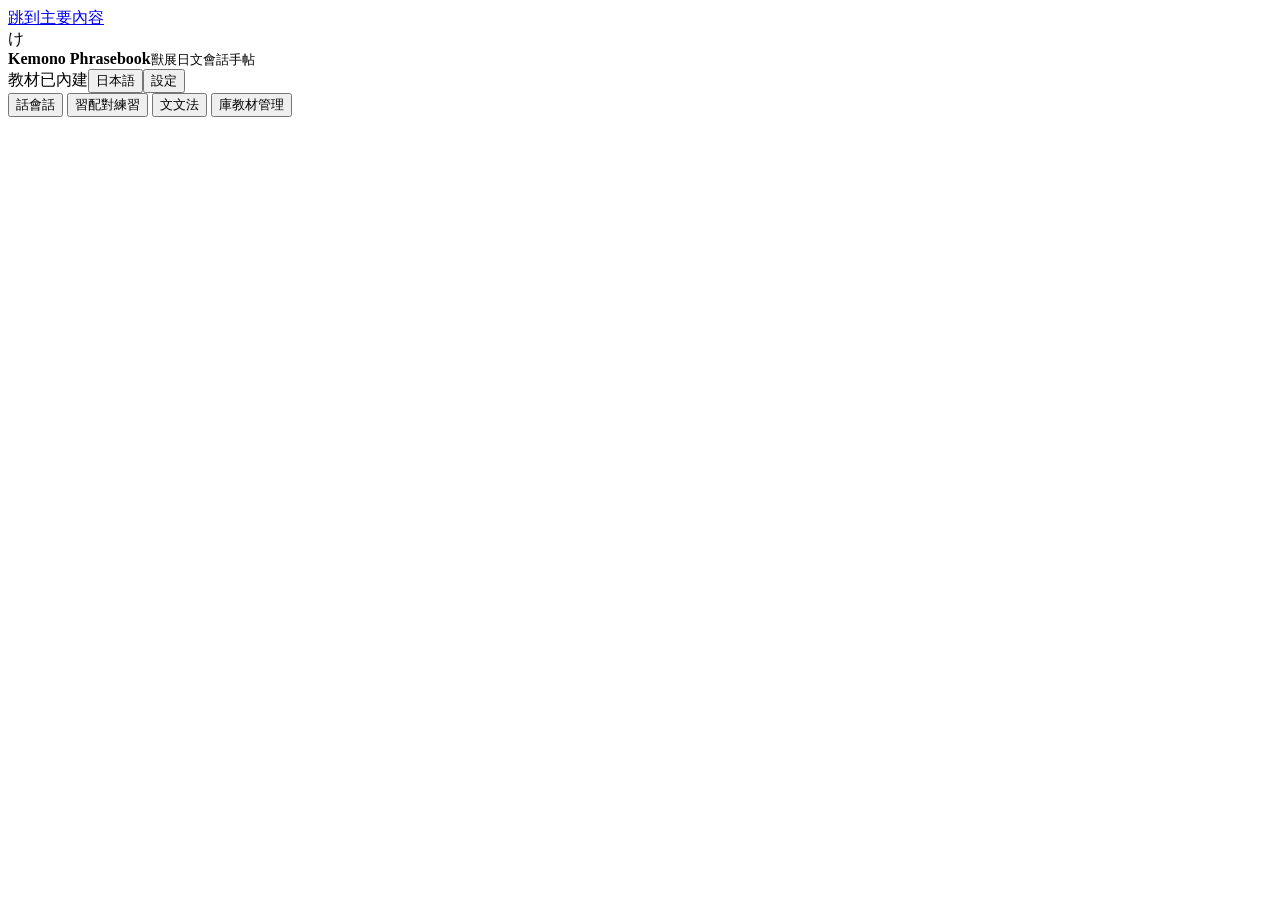
<file: src/index.html>
<!doctype html>
<html lang="zh-Hant">
<head>
<meta charset="utf-8">
<meta name="viewport" content="width=device-width,initial-scale=1,viewport-fit=cover">
<meta name="theme-color" content="#245d52">
<meta name="description" content="帶著一句日文，認識一位新朋友。離線獸展會話與配對練習工具。">
<title>Kemono Phrasebook｜獸展日文會話</title>
<link rel="icon" href="data:image/svg+xml,%3Csvg xmlns=%27http://www.w3.org/2000/svg%27 viewBox=%270 0 64 64%27%3E%3Crect width=%2764%27 height=%2764%27 rx=%2716%27 fill=%27%23245d52%27/%3E%3Ctext x=%2732%27 y=%2746%27 text-anchor=%27middle%27 font-size=%2742%27 fill=%27%23f6f5ef%27%3Eけ%3C/text%3E%3C/svg%3E">
<!-- PWA_HEAD -->
<!-- STYLE -->
</head>
<body>
<a class="skip" href="#main">跳到主要內容</a>
<header class="app-header">
  <div class="brand"><span class="brand-mark" aria-hidden="true">け</span><div><strong>Kemono <span>Phrasebook</span></strong><small>獸展日文會話手帖</small></div></div>
  <div class="header-actions"><span id="offlineStatus" class="status">教材已內建</span><button data-action="language" class="quiet" lang="ja" aria-label="切換為日本語介面">日本語</button><button data-action="settings" class="quiet" aria-label="開啟設定">設定</button></div>
</header>
<main id="main" tabindex="-1"></main>
<nav class="main-nav" aria-label="主要模式">
  <button data-nav="phrases" aria-current="page"><span aria-hidden="true">話</span>會話</button>
  <button data-nav="learn"><span aria-hidden="true">習</span>配對練習</button>
  <button data-nav="grammar"><span aria-hidden="true">文</span>文法</button>
  <button data-nav="manage"><span aria-hidden="true">庫</span>教材管理</button>
</nav>
<div id="toast" class="toast" role="status" aria-live="polite" hidden></div>
<dialog id="detailDialog" class="detail-dialog" aria-label="句子詳細內容"></dialog>
<dialog id="settingsDialog" aria-label="偏好設定"></dialog>
<dialog id="editDialog" aria-label="編輯教材"></dialog>
<dialog id="importDialog" aria-label="匯入資料預覽"></dialog>
<dialog id="confirmDialog" aria-label="確認刪除"></dialog>
<dialog id="displayDialog" class="display-dialog" aria-label="日文展示模式"></dialog>
<input type="file" id="importFile" accept=".json,application/json" hidden>
<!-- DATA -->
<!-- CORE -->
<!-- I18N -->
<!-- APP -->
</body>
</html>
</file>
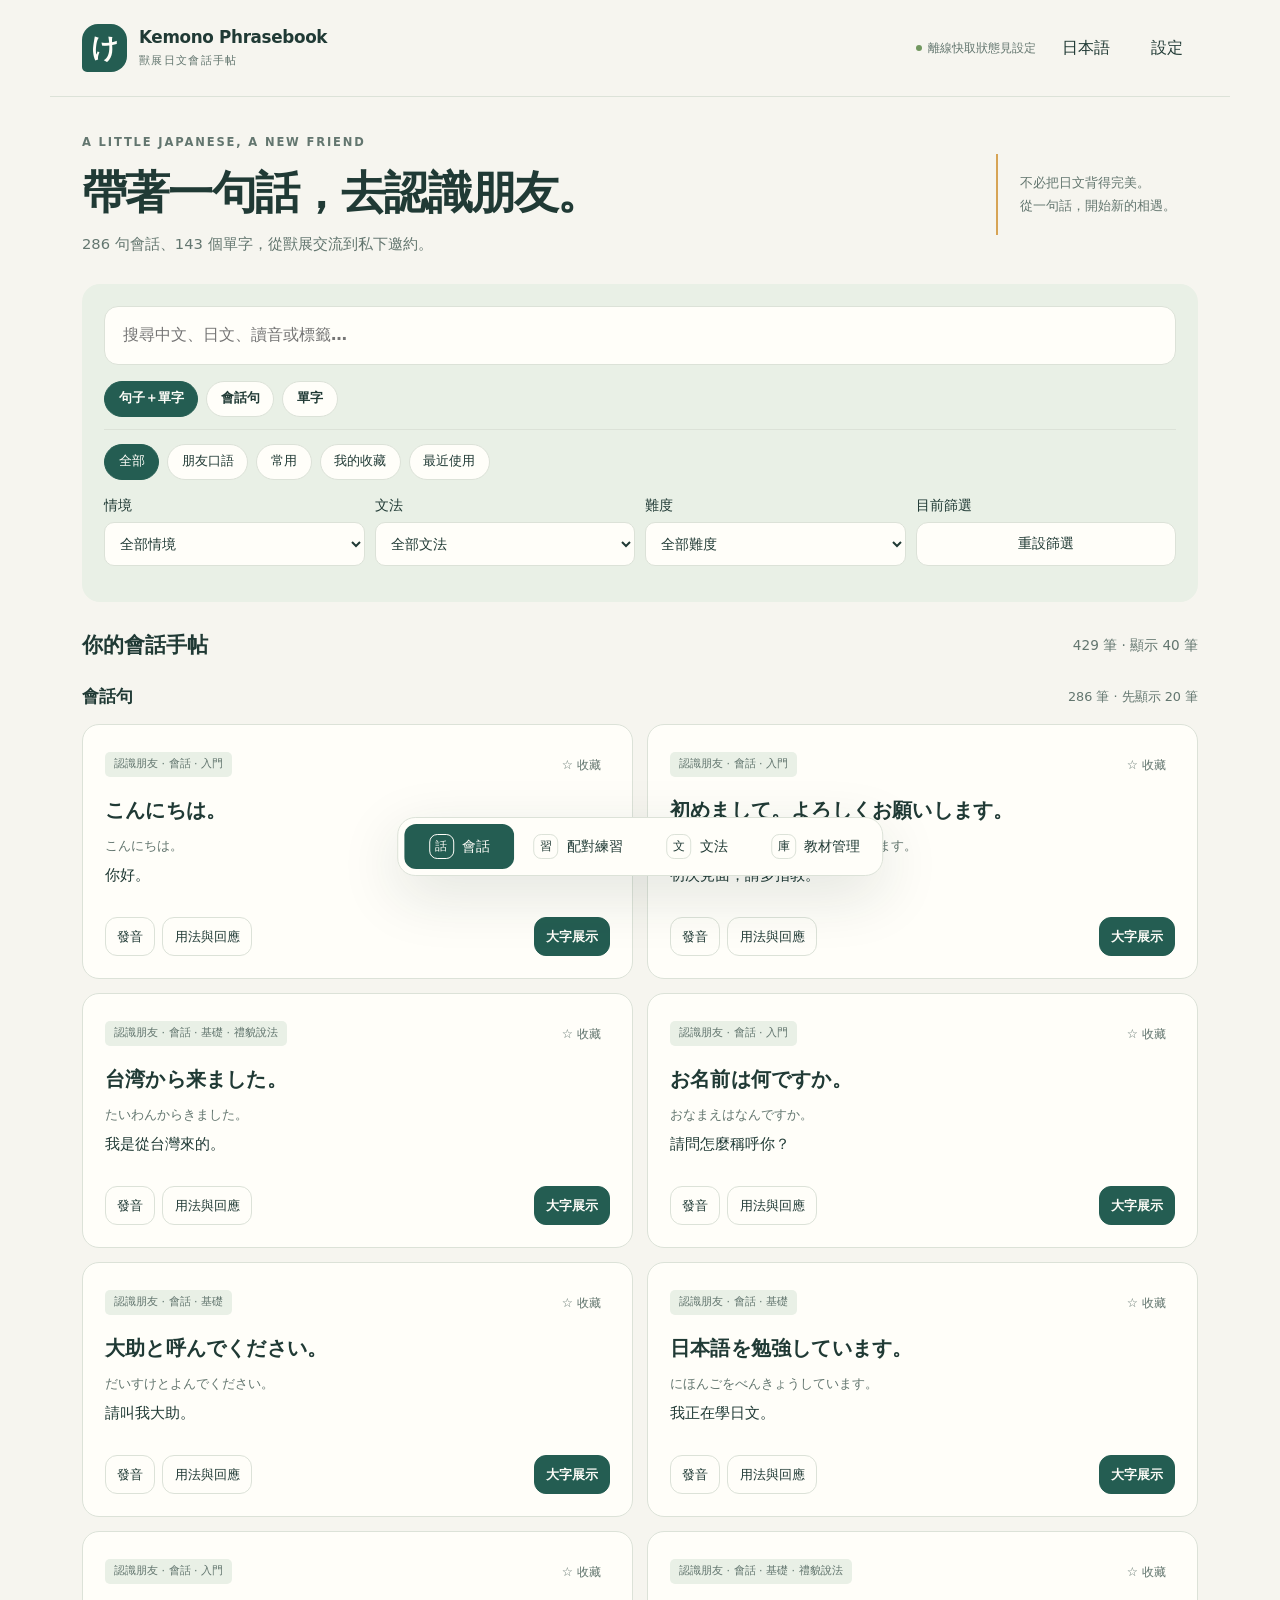
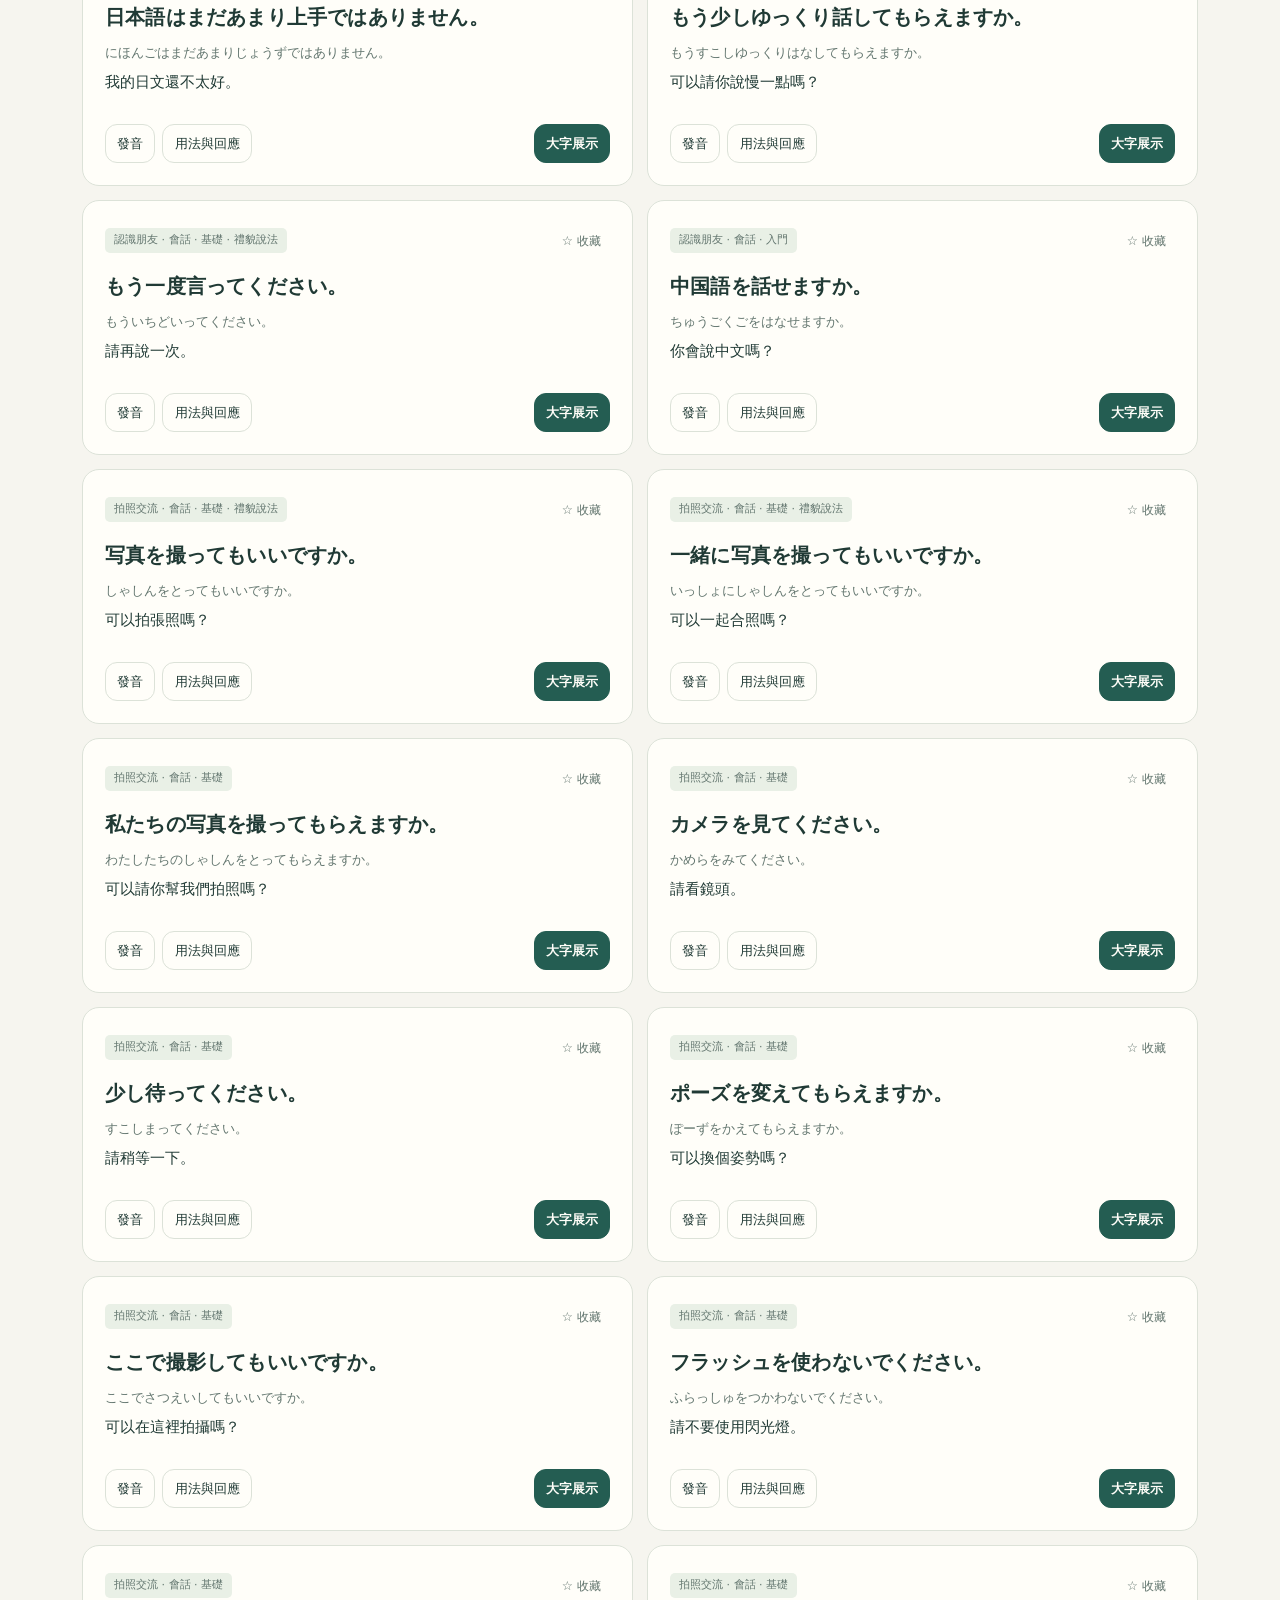
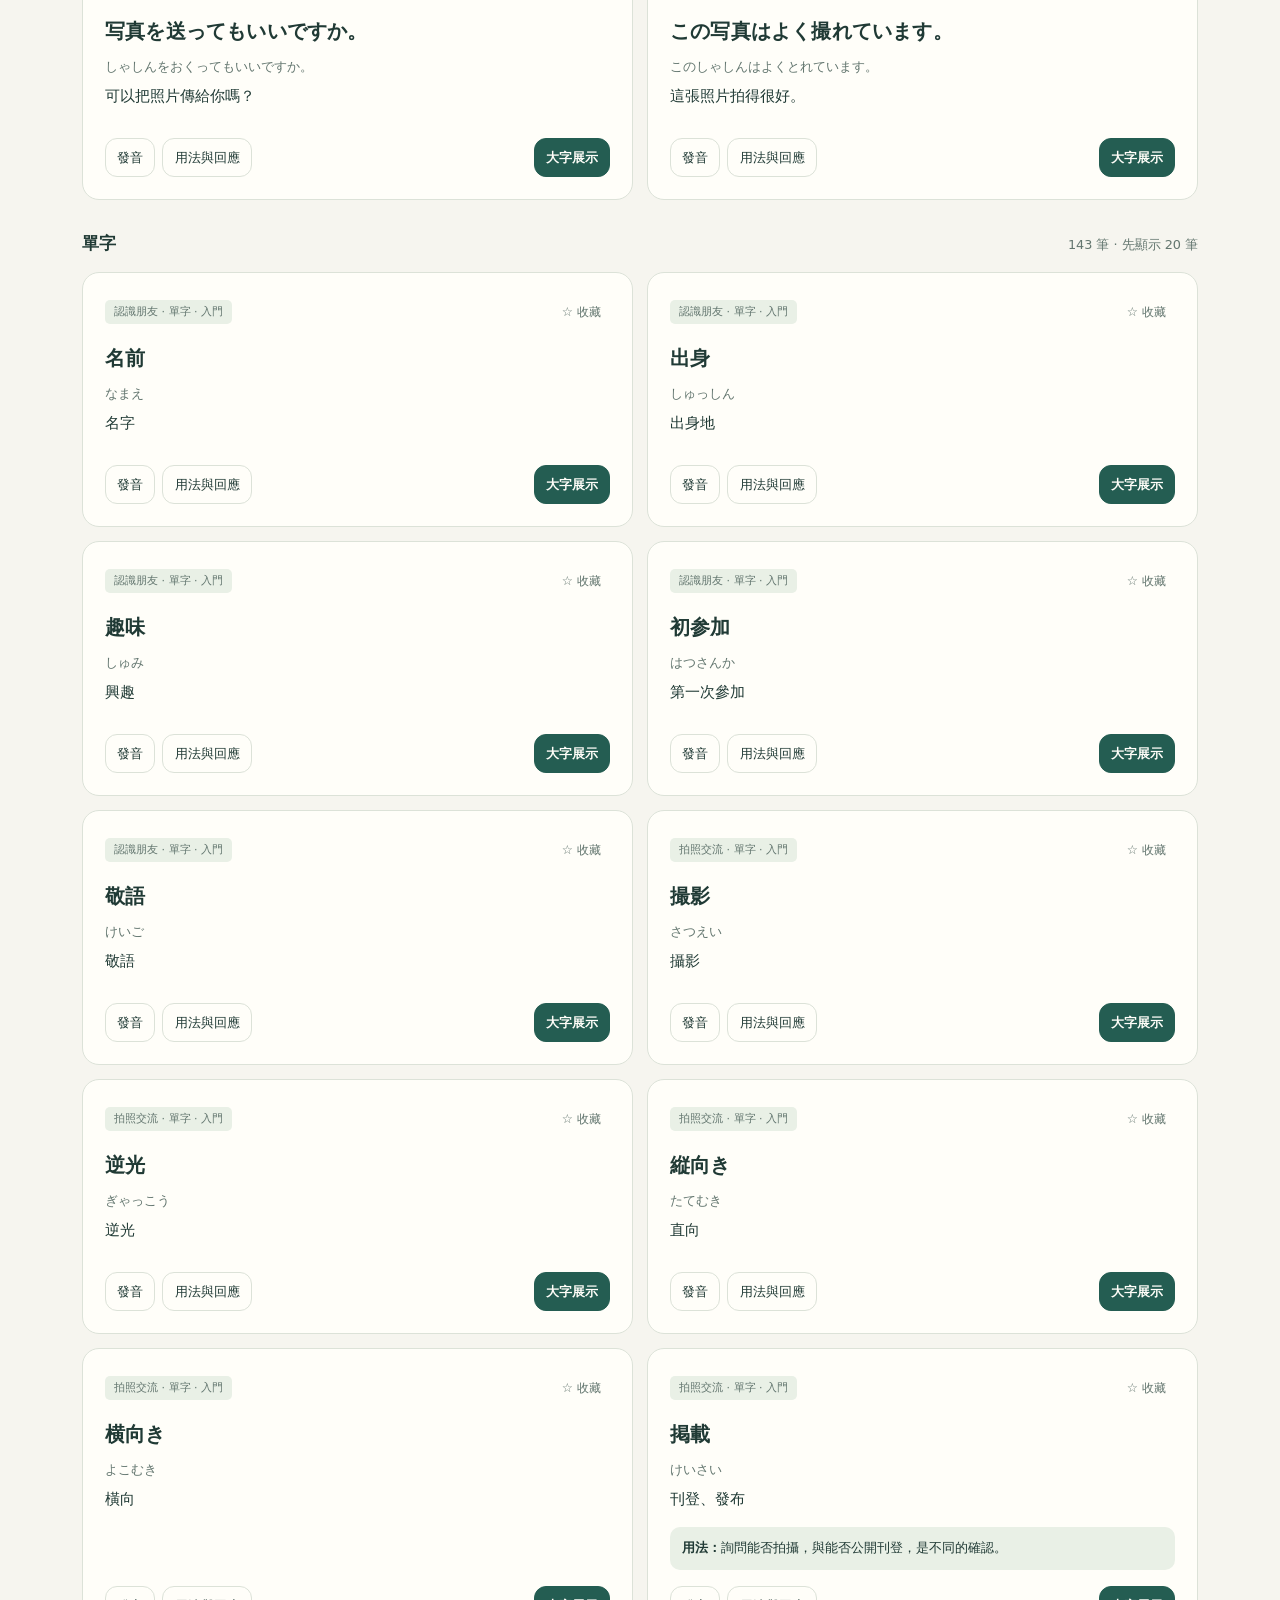
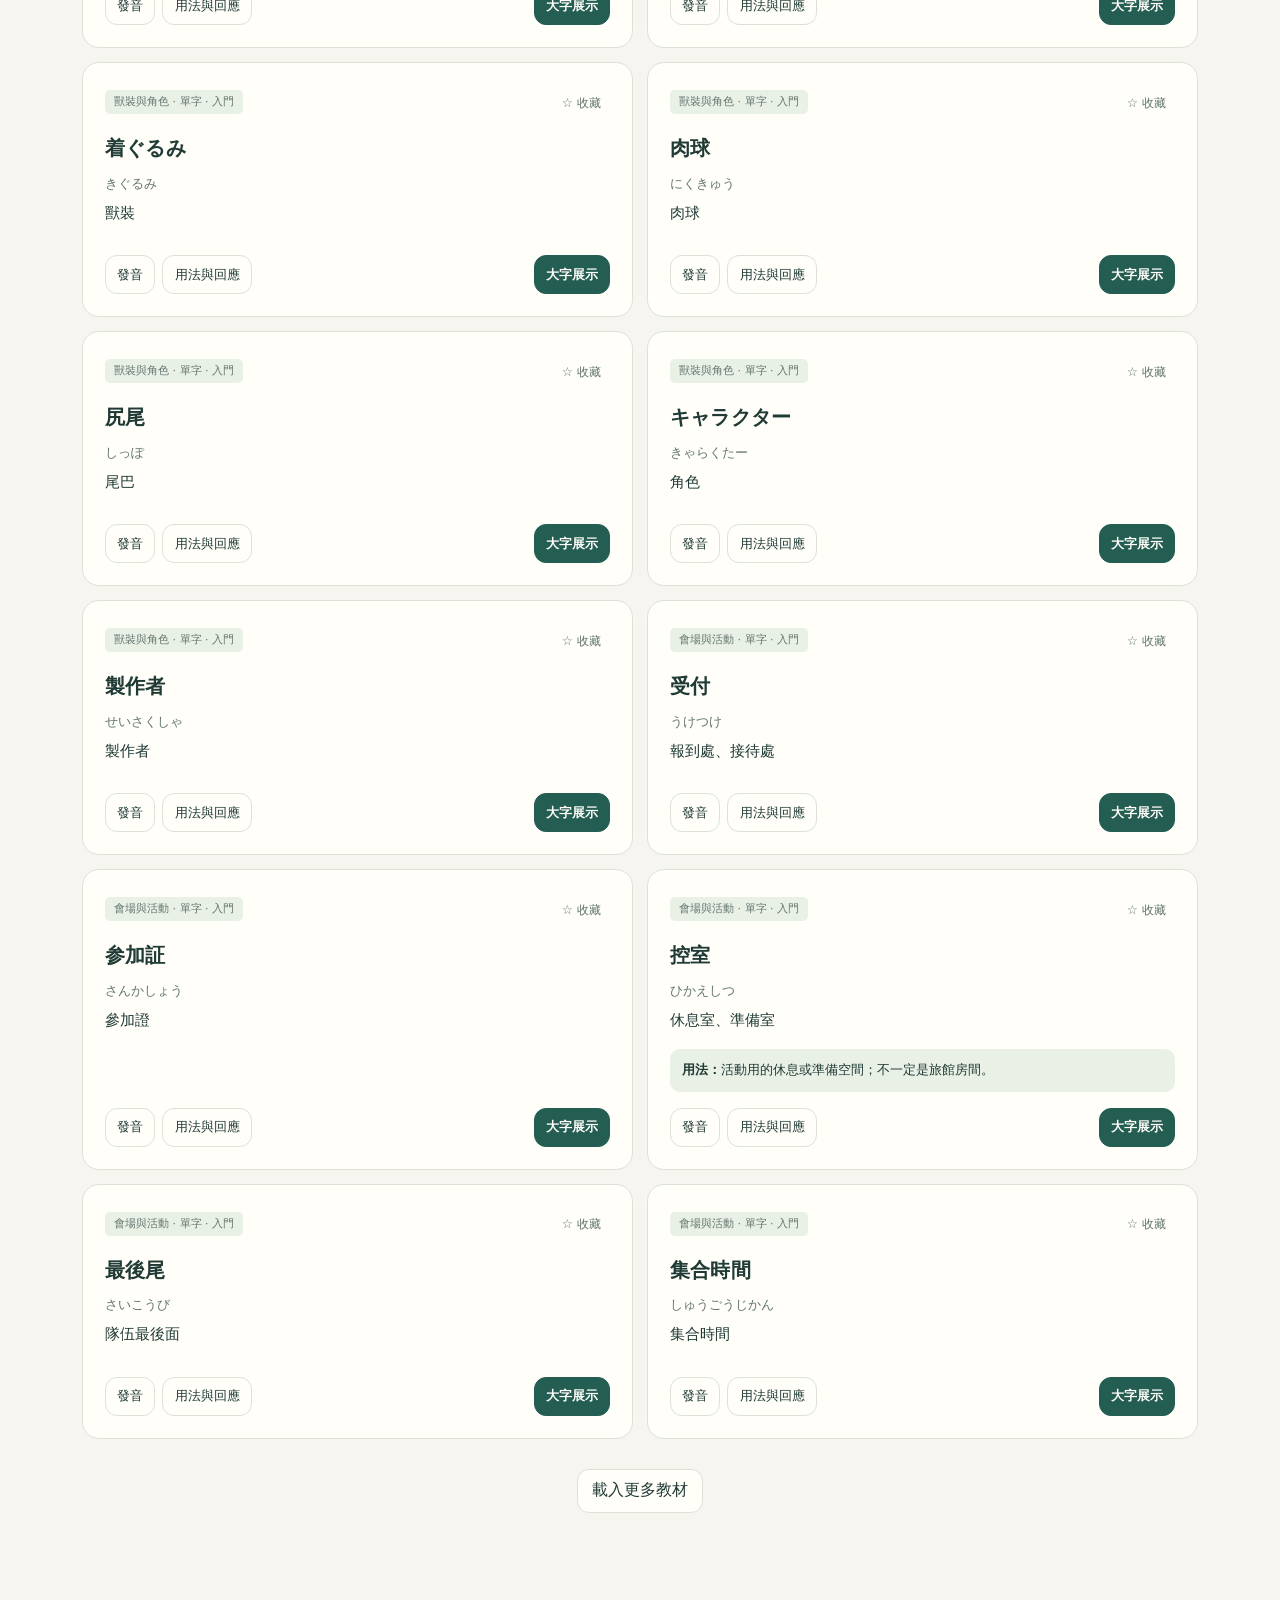
<file: outputs/Kemono-Phrasebook/pwa/index.html>
<!doctype html>
<html lang="zh-Hant" data-build="pwa">
<head>
<meta charset="utf-8">
<meta name="viewport" content="width=device-width,initial-scale=1,viewport-fit=cover">
<meta name="theme-color" content="#245d52">
<meta name="description" content="帶著一句日文，認識一位新朋友。離線獸展會話與配對練習工具。">
<title>Kemono Phrasebook｜獸展日文會話</title>
<link rel="icon" href="data:image/svg+xml,%3Csvg xmlns=%27http://www.w3.org/2000/svg%27 viewBox=%270 0 64 64%27%3E%3Crect width=%2764%27 height=%2764%27 rx=%2716%27 fill=%27%23245d52%27/%3E%3Ctext x=%2732%27 y=%2746%27 text-anchor=%27middle%27 font-size=%2742%27 fill=%27%23f6f5ef%27%3Eけ%3C/text%3E%3C/svg%3E">
<link rel="manifest" href="./manifest.webmanifest">
<link rel="apple-touch-icon" href="./icon-192.png">
<link rel="stylesheet" href="./style.css">
</head>
<body>
<a class="skip" href="#main">跳到主要內容</a>
<header class="app-header">
  <div class="brand"><span class="brand-mark" aria-hidden="true">け</span><div><strong>Kemono <span>Phrasebook</span></strong><small>獸展日文會話手帖</small></div></div>
  <div class="header-actions"><span id="offlineStatus" class="status">教材已內建</span><button data-action="language" class="quiet" lang="ja" aria-label="切換為日本語介面">日本語</button><button data-action="settings" class="quiet" aria-label="開啟設定">設定</button></div>
</header>
<main id="main" tabindex="-1"></main>
<nav class="main-nav" aria-label="主要模式">
  <button data-nav="phrases" aria-current="page"><span aria-hidden="true">話</span>會話</button>
  <button data-nav="learn"><span aria-hidden="true">習</span>配對練習</button>
  <button data-nav="grammar"><span aria-hidden="true">文</span>文法</button>
  <button data-nav="manage"><span aria-hidden="true">庫</span>教材管理</button>
</nav>
<div id="toast" class="toast" role="status" aria-live="polite" hidden></div>
<dialog id="detailDialog" class="detail-dialog" aria-label="句子詳細內容"></dialog>
<dialog id="settingsDialog" aria-label="偏好設定"></dialog>
<dialog id="editDialog" aria-label="編輯教材"></dialog>
<dialog id="importDialog" aria-label="匯入資料預覽"></dialog>
<dialog id="confirmDialog" aria-label="確認刪除"></dialog>
<dialog id="displayDialog" class="display-dialog" aria-label="日文展示模式"></dialog>
<input type="file" id="importFile" accept=".json,application/json" hidden>
<script id="教材資料" type="application/json"></script>
<script src="./data.js"></script>
<script src="./core.js"></script>
<script src="./i18n.js"></script>
<script src="./app.js"></script>
</body>
</html>
</file>
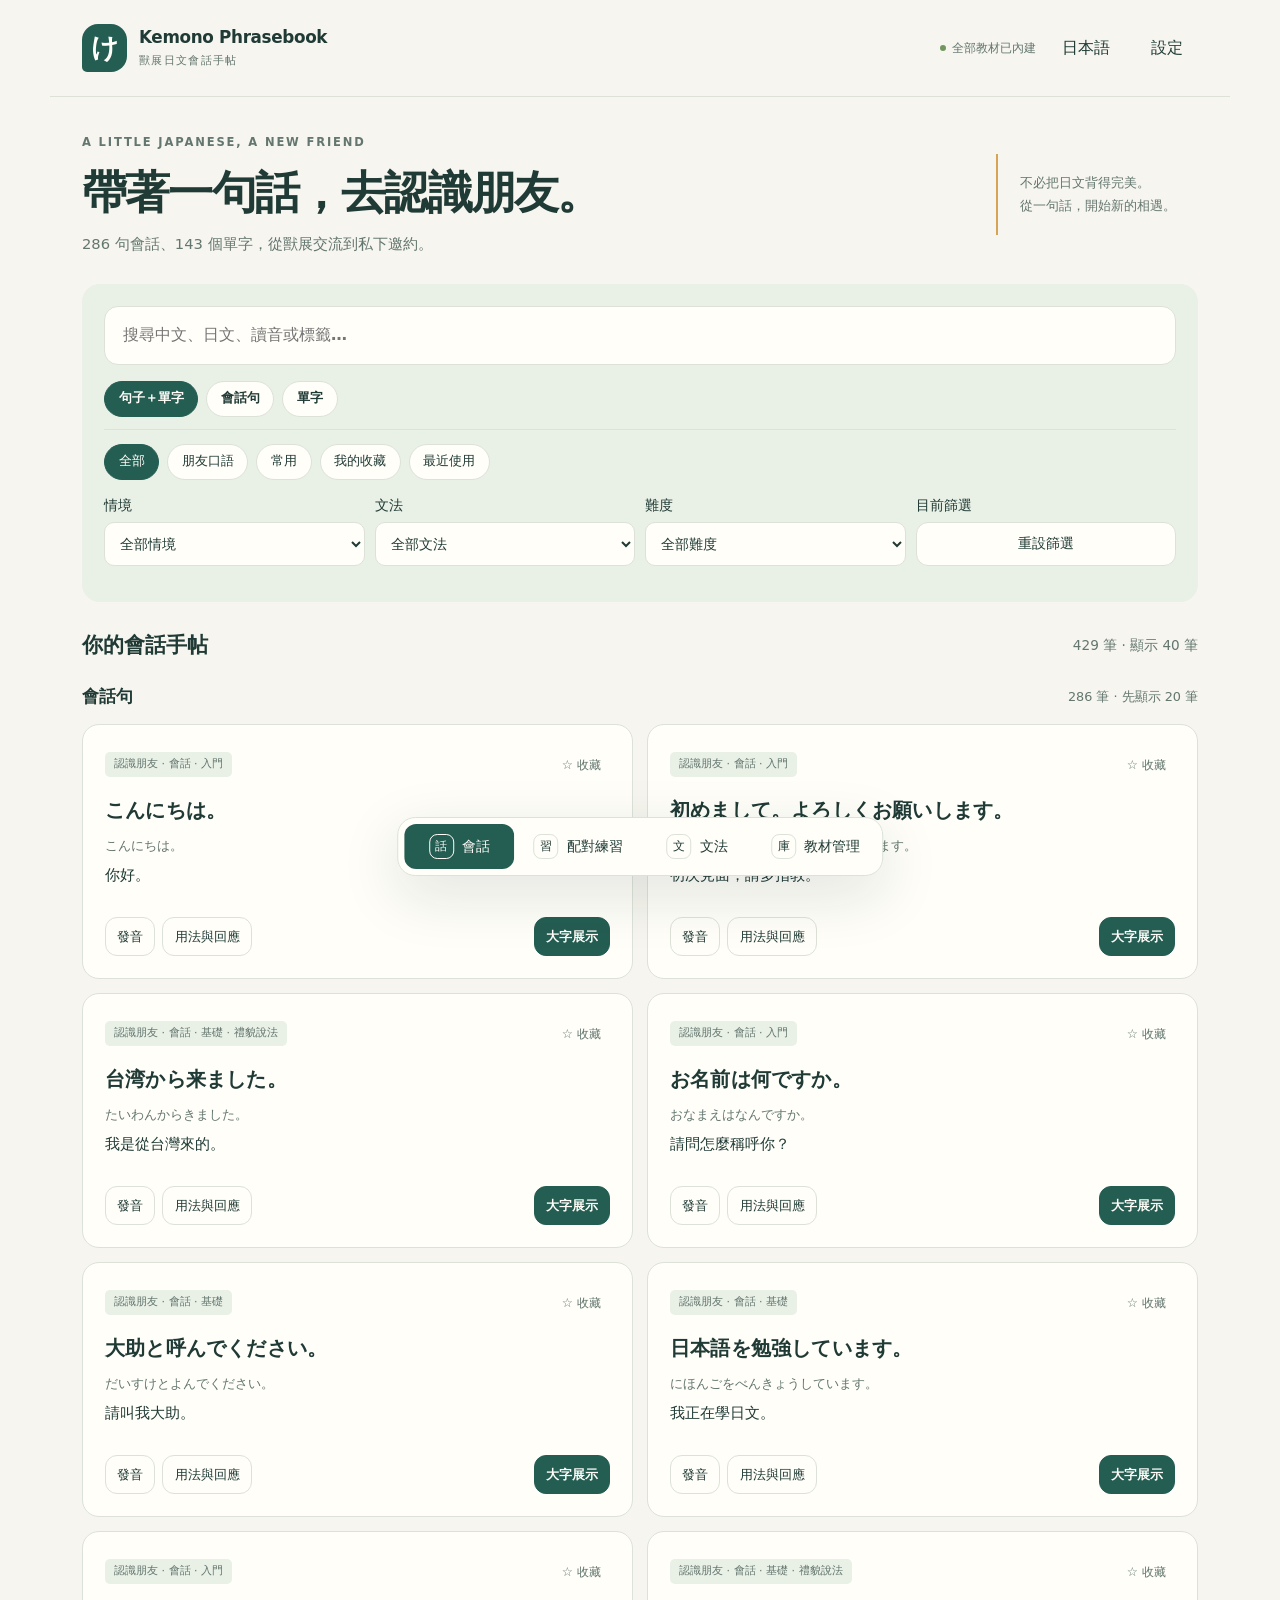
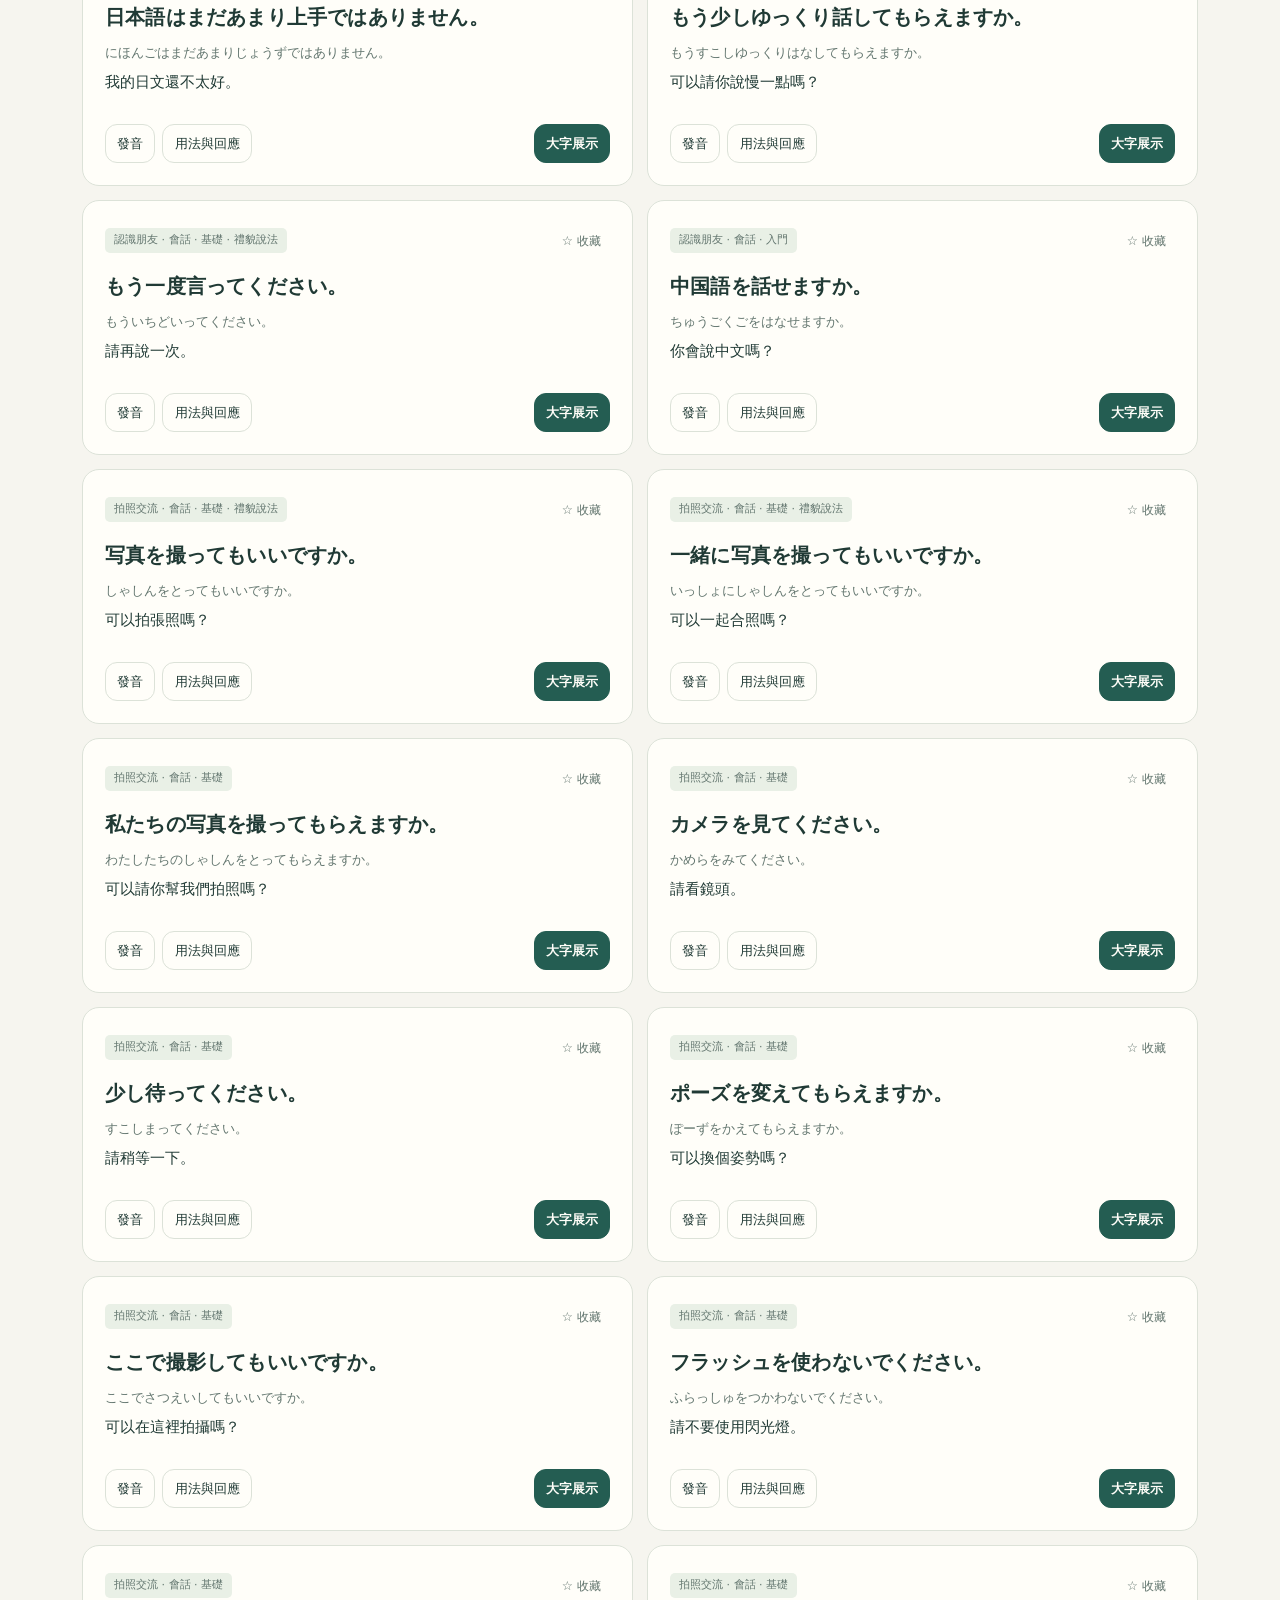
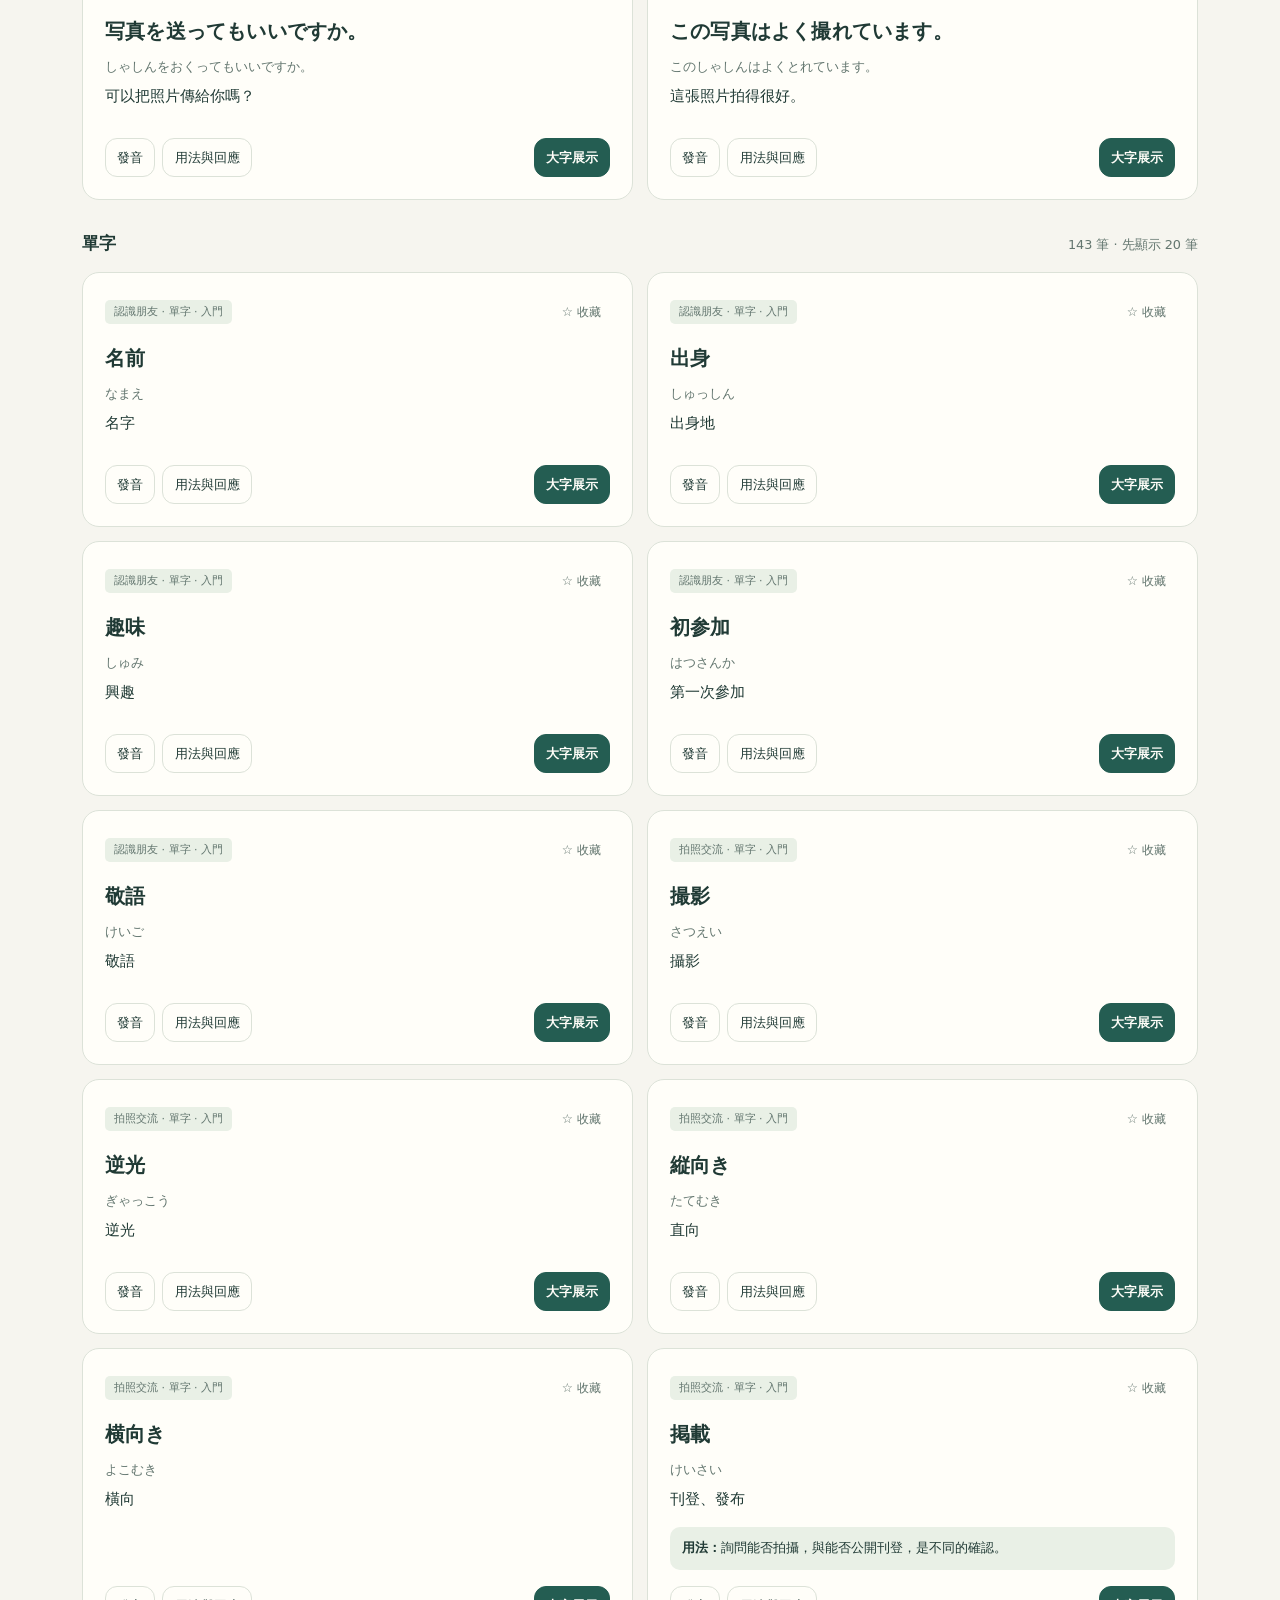
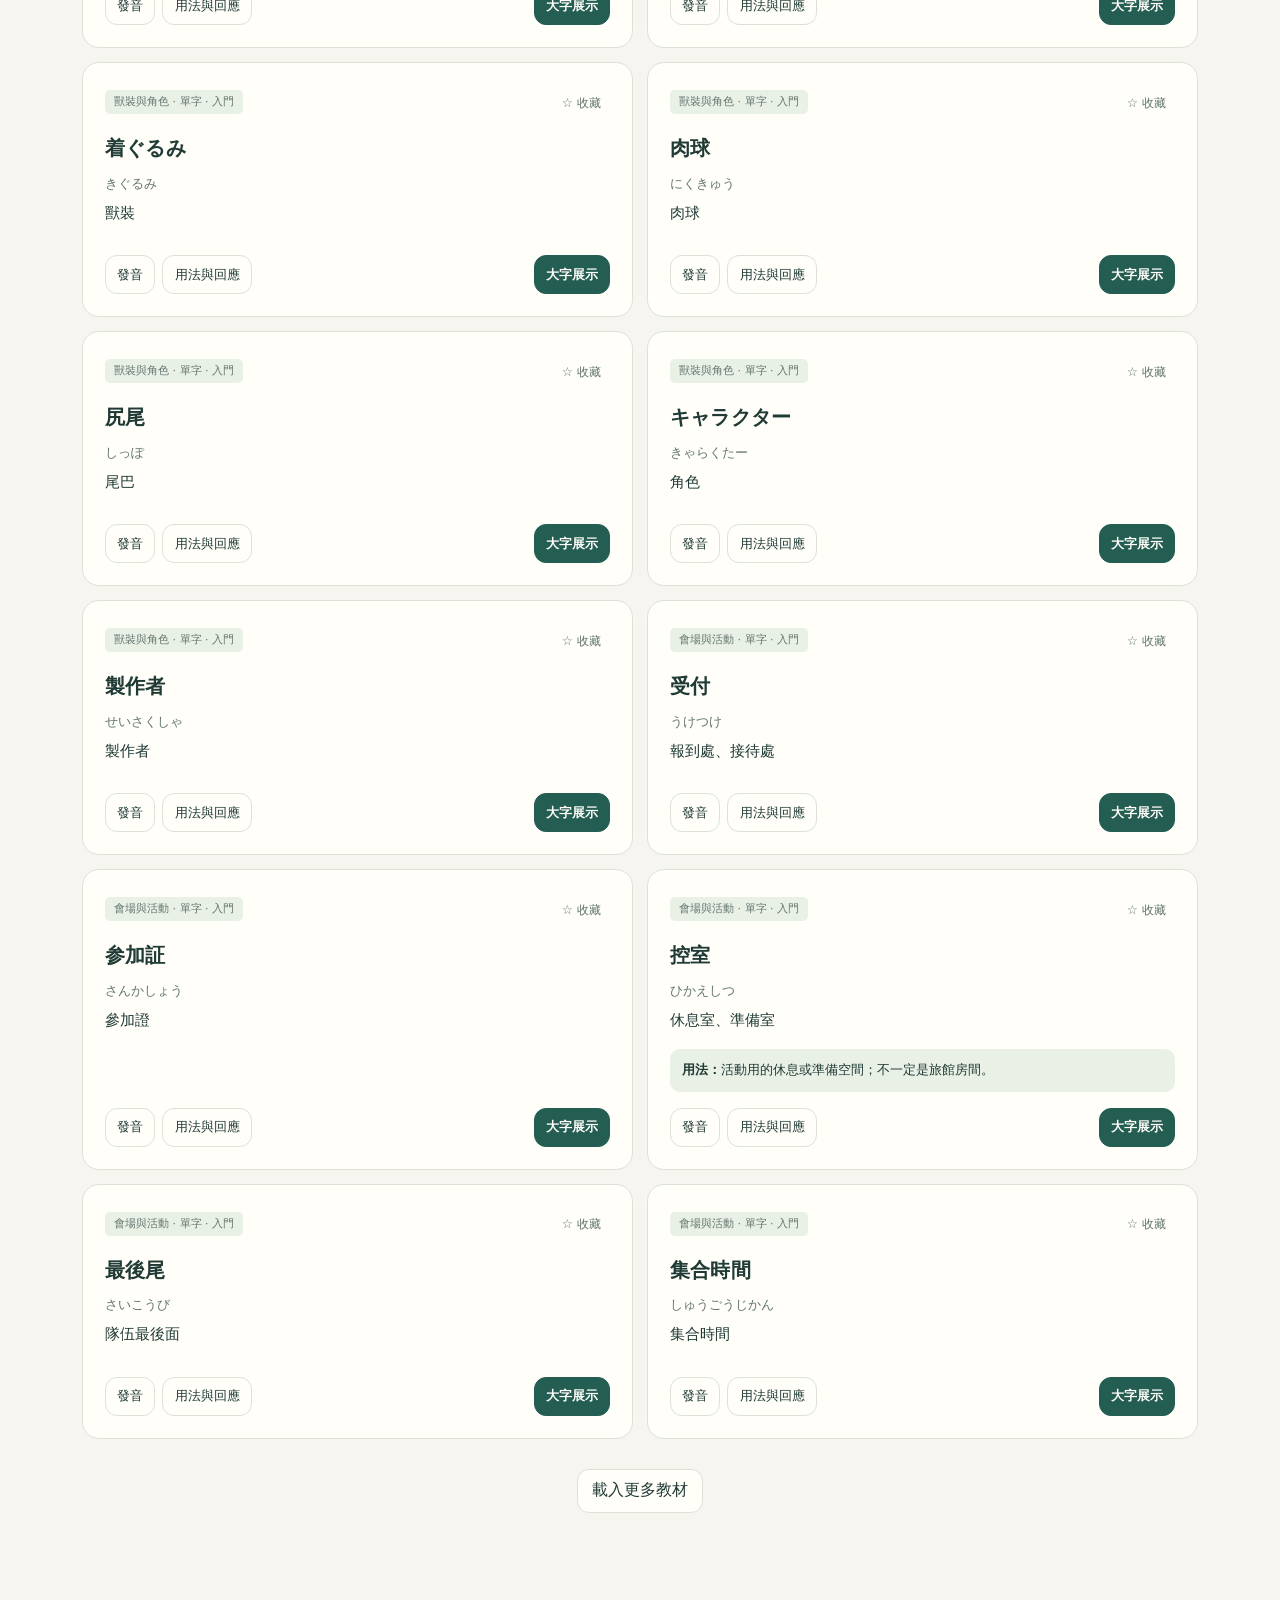
<file: outputs/Kemono-Phrasebook/Kemono-Phrasebook.html>
<!doctype html>
<html lang="zh-Hant">
<head>
<meta charset="utf-8">
<meta name="viewport" content="width=device-width,initial-scale=1,viewport-fit=cover">
<meta name="theme-color" content="#245d52">
<meta name="description" content="帶著一句日文，認識一位新朋友。離線獸展會話與配對練習工具。">
<title>Kemono Phrasebook｜獸展日文會話</title>
<link rel="icon" href="data:image/svg+xml,%3Csvg xmlns=%27http://www.w3.org/2000/svg%27 viewBox=%270 0 64 64%27%3E%3Crect width=%2764%27 height=%2764%27 rx=%2716%27 fill=%27%23245d52%27/%3E%3Ctext x=%2732%27 y=%2746%27 text-anchor=%27middle%27 font-size=%2742%27 fill=%27%23f6f5ef%27%3Eけ%3C/text%3E%3C/svg%3E">

<style>
:root{color-scheme:light;--bg:#f6f5ef;--surface:#fffef9;--ink:#203a35;--muted:#63766f;--line:#dce2d8;--primary:#245d52;--soft:#e9f0e6;--accent:#d7a455;--danger:#a33b37;--shadow:0 18px 60px #142d2520;--scale:1;font-family:"Noto Sans TC","PingFang TC","Hiragino Sans",system-ui,sans-serif;font-size:calc(16px * var(--scale))}
*{box-sizing:border-box}body{margin:0;background:var(--bg);color:var(--ink);line-height:1.65}body[data-theme=dark]{color-scheme:dark;--bg:#14231f;--surface:#1d302a;--ink:#eaf0e5;--muted:#acbdb3;--line:#385045;--primary:#99d1b6;--soft:#2a4337;--accent:#dbb876;--danger:#ffaba0;--shadow:0 18px 60px #0006}button,input,select,textarea{font:inherit}button,a,input,select,textarea{-webkit-tap-highlight-color:transparent}button{cursor:pointer;min-height:44px;padding:.55rem .9rem;border:1px solid var(--line);border-radius:12px;background:var(--surface);color:var(--ink);line-height:1.4}button:hover{border-color:var(--primary)}button:disabled{cursor:default;opacity:.5}button.primary{background:var(--primary);border-color:var(--primary);color:var(--surface);font-weight:650}body[data-theme=dark] button.primary{color:#14231f}button.quiet{background:transparent;border-color:transparent}button.danger{color:var(--danger)}button.active,.chip.active{background:var(--primary);color:var(--surface);border-color:var(--primary)}:focus-visible{outline:3px solid var(--accent);outline-offset:3px}input,select,textarea{max-width:100%;min-height:44px;border:1px solid var(--line);border-radius:10px;background:var(--surface);padding:.6rem .7rem;color:var(--ink)}textarea{resize:vertical;min-height:90px}a{color:var(--primary)}h1,h2,h3,p{margin-top:0}h1{font-size:clamp(1.8rem,4vw,2.8rem);line-height:1.3;letter-spacing:-.04em;margin-bottom:.6rem}h2{font-size:1.3rem;line-height:1.5}h3{font-size:1.05rem}small,.muted{color:var(--muted)}label{display:grid;gap:.3rem;font-size:.88rem;font-weight:550}label.inline{display:flex;gap:.6rem;align-items:center;font-weight:400}input[type=checkbox]{min-height:24px;width:20px;height:20px;accent-color:var(--primary)}.app-header{max-width:1180px;margin:auto;display:flex;justify-content:space-between;align-items:center;padding:24px 32px;border-bottom:1px solid var(--line);gap:12px}.brand{display:flex;align-items:center;gap:12px}.brand-mark{width:45px;height:48px;background:var(--primary);color:var(--surface);display:grid;place-items:center;font-size:1.7rem;font-weight:700;border-radius:16px 16px 16px 5px}.brand strong{display:block;font-size:1.05rem;line-height:1.4;letter-spacing:-.02em}.brand small{display:block;font-size:.7rem;letter-spacing:.12em;margin-top:3px}.header-actions{display:flex;align-items:center;gap:10px}.status{font-size:.72rem;display:inline-flex;align-items:center;gap:6px;color:var(--muted)}.status:before{content:"";width:6px;height:6px;border-radius:50%;background:#71975f;flex-shrink:0}main{max-width:1116px;margin:0 auto;padding:36px 0 130px;min-height:75vh}.eyebrow{display:block;font-size:.72rem;letter-spacing:.16em;color:var(--muted);font-weight:650;margin-bottom:12px}.intro{display:flex;align-items:center;justify-content:space-between;gap:20px;margin-bottom:28px}.intro p{margin:0;color:var(--muted);font-size:.92rem}.intro-note{padding:18px 22px;border-left:2px solid var(--accent);font-size:.84rem;color:var(--muted);max-width:255px}.searchbox{position:relative;margin-bottom:16px}.searchbox input{width:100%;padding:15px 18px;font-size:1rem;border-radius:14px}.filter-grid{display:grid;grid-template-columns:repeat(4,minmax(0,1fr));gap:10px;margin:14px 0}.chips{display:flex;gap:8px;flex-wrap:wrap;margin:14px 0}.chip{min-height:36px;font-size:.82rem;border-radius:100px;padding:.4rem .85rem}.filter-area{margin-bottom:28px}.section-line{display:flex;justify-content:space-between;gap:12px;align-items:center;margin:18px 0 14px}.section-line h2{margin:0}.count{color:var(--muted);font-size:.85rem}.phrase-grid{display:grid;grid-template-columns:repeat(2,minmax(0,1fr));gap:14px}.phrase-card{position:relative;border:1px solid var(--line);border-radius:17px;background:var(--surface);padding:22px;display:flex;flex-direction:column;min-width:0}.card-top{display:flex;align-items:center;justify-content:space-between;margin-bottom:12px;gap:8px}.pill{font-size:.69rem;color:var(--muted);background:var(--soft);padding:3px 9px;border-radius:5px;display:inline-block}.fav{font-size:.78rem;min-height:34px;padding:4px 8px;border-color:transparent;background:transparent;color:var(--muted)}.fav[aria-pressed=true]{color:var(--primary);background:var(--soft)}.jp{font-family:"Hiragino Sans","Yu Gothic","Noto Sans JP",sans-serif;overflow-wrap:anywhere;line-break:strict;word-break:normal;line-height:1.7;font-weight:600;font-size:1.28rem;letter-spacing:.01em;margin:0 0 7px}.hira{font-size:.82rem;color:var(--muted);margin:0 0 6px;overflow-wrap:anywhere}.translation{font-size:.94rem;margin:0 0 16px;overflow-wrap:anywhere}.card-actions{display:flex;gap:7px;flex-wrap:wrap;margin-top:auto}.card-actions button{font-size:.79rem;min-height:39px;padding:.45rem .7rem}.card-actions .primary{margin-left:auto}.main-nav{position:fixed;bottom:20px;left:50%;transform:translateX(-50%);z-index:5;display:flex;padding:6px;background:var(--surface);box-shadow:var(--shadow);border:1px solid var(--line);border-radius:18px;gap:4px}.main-nav button{border-color:transparent;background:transparent;min-width:110px;display:flex;gap:8px;align-items:center;justify-content:center;font-size:.87rem}.main-nav button span{font-size:.75rem;border:1px solid var(--line);width:25px;height:25px;display:grid;place-items:center;border-radius:8px}.main-nav [aria-current=page]{background:var(--primary);color:var(--surface)}.main-nav [aria-current=page] span{border-color:currentColor}.empty{padding:36px;text-align:center;border:1px dashed var(--line);border-radius:14px;color:var(--muted);grid-column:1/-1}.panel{padding:24px;background:var(--surface);border:1px solid var(--line);border-radius:18px;margin-bottom:18px}.row{display:flex;gap:10px;align-items:center;flex-wrap:wrap}.spread{justify-content:space-between}.stack{display:grid;gap:14px}.notice{background:var(--soft);padding:12px 16px;border-radius:10px;color:var(--muted);font-size:.84rem;white-space:pre-line;overflow-wrap:anywhere}.error{color:var(--danger)}.toolbar{display:flex;gap:8px;flex-wrap:wrap;margin-bottom:18px}.stat-grid{display:grid;grid-template-columns:repeat(3,minmax(0,1fr));gap:10px}.stat{padding:16px;background:var(--soft);border-radius:12px}.stat strong{font-size:1.7rem;display:block;line-height:1.3}.stat span{font-size:.8rem;color:var(--muted)}.game-header{display:flex;justify-content:space-between;align-items:center;gap:8px;margin-bottom:12px}.board{display:grid;grid-template-columns:1fr 1fr;gap:12px}.board-column{display:grid;gap:9px;align-content:start}.game-card{min-height:85px;text-align:left;font-size:.94rem;overflow-wrap:anywhere;line-height:1.6;padding:14px}.game-card.selected{outline:3px solid var(--accent);background:var(--soft)}.game-card.matched{background:var(--soft);color:var(--muted);opacity:.65;border-style:dashed}.game-card.wrong{border-color:var(--danger)}.column-title{font-size:.76rem;color:var(--muted);margin:0 0 7px}.grammar-grid{display:grid;grid-template-columns:repeat(2,minmax(0,1fr));gap:14px}.grammar-card{margin:0}.pattern{background:var(--soft);padding:12px;border-radius:10px;font-weight:600;font-size:1rem;overflow-wrap:anywhere}.grammar-card ul{padding-left:1.2em;font-size:.9rem;color:var(--muted)}details{border-top:1px solid var(--line);padding-top:12px;margin-top:14px}summary{cursor:pointer;font-size:.9rem;min-height:38px}.example{padding:12px 0;border-bottom:1px solid var(--line)}.example:last-child{border-bottom:0}.example .jp{font-size:1.05rem}.example .translation{margin-bottom:8px}.manage-row{display:flex;gap:15px;align-items:center;padding:16px 0;border-bottom:1px solid var(--line)}.manage-row:last-child{border:0}.manage-row>div:first-child{flex:1;min-width:0}.manage-row .jp{font-size:1.05rem;margin-top:6px}.manage-row p{margin-bottom:4px}.manage-row small{font-size:.75rem}.manage-row .row{flex-shrink:0}dialog{color:var(--ink);background:var(--surface);border:1px solid var(--line);border-radius:20px;box-shadow:var(--shadow);width:min(640px,calc(100% - 28px));max-height:calc(100dvh - 32px);padding:26px;overflow:auto}dialog::backdrop{background:#142a24a6;backdrop-filter:blur(3px)}.dialog-title{display:flex;align-items:center;justify-content:space-between;gap:12px;margin-bottom:20px}.dialog-title h2{margin:0}.detail-dialog .jp{font-size:1.8rem}.detail-dialog .translation{margin-bottom:24px}.detail-links{display:grid;gap:8px}.detail-links button{text-align:left}.detail-links small{display:block}.form-grid{display:grid;grid-template-columns:1fr 1fr;gap:14px}.full{grid-column:1/-1}.form-error{white-space:pre-line;font-size:.86rem;color:var(--danger)}.form-foot{margin-top:20px;display:flex;gap:10px;justify-content:flex-end}.toast{position:fixed;bottom:105px;left:50%;transform:translateX(-50%);width:max-content;max-width:calc(100% - 30px);padding:12px 20px;border-radius:12px;background:var(--ink);color:var(--surface);z-index:30;font-size:.9rem;box-shadow:var(--shadow)}.display-dialog{width:100vw;max-width:none;height:100dvh;max-height:none;margin:0;border:0;border-radius:0;padding:clamp(16px,4vw,48px);background:var(--surface);overflow:auto}.display-layout{min-height:100%;display:flex;flex-direction:column;gap:18px;max-width:1600px;margin:auto}.display-tools{display:flex;justify-content:space-between;gap:10px;flex-wrap:wrap}.display-content{flex:1;min-height:0;display:flex;flex-direction:column;justify-content:center;text-align:center;padding:20px 0;gap:20px}.display-content .display-primary{font-size:clamp(2rem,8vw,7rem);line-height:1.5;overflow-wrap:anywhere;margin:0}.display-content .hira{font-size:clamp(1rem,3vw,2rem);margin:0}.display-content .translation{font-size:clamp(1rem,3vw,2rem);margin:0}.display-footer{display:flex;gap:10px;justify-content:center;flex-wrap:wrap}.skip{position:absolute;left:10px;top:-80px;z-index:99;background:var(--surface);padding:10px}.skip:focus{top:10px}.small-text{font-size:.8rem}.hidden{display:none!important}button.load-more{display:block;margin:24px auto}hr{border:0;border-top:1px solid var(--line);margin:20px 0}.import-list{max-height:200px;overflow:auto;font-size:.85rem}progress{width:100%;height:8px;accent-color:var(--primary)}
@media(min-width:900px){.filter-area{padding:22px;background:var(--soft);border-radius:18px}.main-nav{bottom:24px}.phrase-card{min-height:255px}}
@media(max-width:1180px){main{margin:0 32px}}
@media(max-width:650px){.app-header{padding:18px 18px 16px}.brand-mark{width:36px;height:41px;font-size:1.4rem}.brand strong{font-size:.86rem}.brand strong span{display:block}.brand small{font-size:.62rem;letter-spacing:.03em}.status{max-width:90px;font-size:.65rem}.header-actions{gap:2px}.header-actions button{padding:.4rem .6rem;font-size:.82rem}main{margin:0;padding:26px 18px 112px}.intro{margin-bottom:22px}.intro-note{display:none}h1{font-size:1.9rem}.intro p{font-size:.84rem}.phrase-grid,.grammar-grid{grid-template-columns:1fr}.phrase-card{padding:20px}.filter-grid{grid-template-columns:repeat(2,minmax(0,1fr))}.filter-grid label{font-size:.76rem}.filter-grid select{font-size:.84rem;width:100%}.chips{gap:6px}.chip{font-size:.76rem;padding:.4rem .65rem}.main-nav{bottom:0;padding:6px 6px calc(6px + env(safe-area-inset-bottom));width:100%;border-radius:16px 16px 0 0;gap:0}.main-nav button{flex:1;min-width:0;font-size:.73rem;flex-direction:column;gap:3px;padding:.3rem .15rem}.main-nav button span{height:22px;width:23px;font-size:.7rem}.panel{padding:18px}.manage-row{align-items:flex-start;flex-direction:column;gap:7px}.manage-row .row{align-self:flex-end}.form-grid{grid-template-columns:1fr}.stat{padding:12px}.stat strong{font-size:1.35rem}.stat span{font-size:.68rem}.board{gap:8px}.game-card{font-size:.84rem;min-height:100px;padding:10px}.display-content{padding:8px 0}.display-content .display-primary{font-size:clamp(2rem,8vw,4rem)}dialog{padding:20px}.detail-dialog .jp{font-size:1.5rem}.toast{bottom:95px}}
@media(max-height:500px) and (orientation:landscape){.display-tools button{min-height:36px;font-size:.8rem}.display-layout{gap:8px}.display-content{gap:10px}.display-content .display-primary{font-size:clamp(1.8rem,5vw,3.3rem)}.display-footer button{min-height:36px}.display-dialog{padding:12px 24px}.main-nav{bottom:0}.main-nav button{padding:.1rem .6rem}}
@media(prefers-reduced-motion:reduce){*{scroll-behavior:auto!important}}
/* Keep the settings control and brand legible on narrow phones at large type. */
.brand-mark{flex-shrink:0}.brand{min-width:0}.header-actions{flex-shrink:0}.header-actions button{white-space:nowrap}
@media(max-width:360px){.header-actions .status{display:none}.app-header{gap:8px}.brand{gap:9px}.brand strong{font-size:.8rem}.brand small{font-size:.56rem}}
.usage-note{font-size:.82rem;line-height:1.75;background:var(--soft);color:var(--ink);padding:10px 12px;border-radius:10px;margin:0 0 16px;overflow-wrap:anywhere}.kind-tabs{border-bottom:1px solid var(--line);padding-bottom:12px}.kind-tabs .chip{font-weight:600}

.material-section{margin:22px 0 30px}.material-section>.section-line h3{margin:0;font-size:1.05rem}.group-count{font-size:.8rem}

/* Leave room for the language switch at phone widths and large text sizes. */
.app-header{flex-wrap:wrap}.header-actions{margin-left:auto}.display-primary{overflow-wrap:anywhere;line-break:strict;font-weight:600}.display-primary.chinese{font-family:"Noto Sans TC","PingFang TC",system-ui,sans-serif}:lang(ja){font-family:"Hiragino Sans","Yu Gothic","Noto Sans JP",system-ui,sans-serif}

.display-tools button,.display-footer button{font-size:14px;min-height:44px;padding:.5em .7em}.display-options{font-size:14px}.display-options label{font-size:14px}.display-options input{flex-shrink:0}
@media(max-width:650px){.display-options{width:100%;gap:8px}.display-tools{gap:8px}.display-footer{gap:8px}}
/* Tone labels may wrap; keep the favorite action readable at large phone text sizes. */
.fav{flex-shrink:0;white-space:nowrap}.card-top .pill{min-width:0;overflow-wrap:anywhere}
</style>
</head>
<body>
<a class="skip" href="#main">跳到主要內容</a>
<header class="app-header">
  <div class="brand"><span class="brand-mark" aria-hidden="true">け</span><div><strong>Kemono <span>Phrasebook</span></strong><small>獸展日文會話手帖</small></div></div>
  <div class="header-actions"><span id="offlineStatus" class="status">教材已內建</span><button data-action="language" class="quiet" lang="ja" aria-label="切換為日本語介面">日本語</button><button data-action="settings" class="quiet" aria-label="開啟設定">設定</button></div>
</header>
<main id="main" tabindex="-1"></main>
<nav class="main-nav" aria-label="主要模式">
  <button data-nav="phrases" aria-current="page"><span aria-hidden="true">話</span>會話</button>
  <button data-nav="learn"><span aria-hidden="true">習</span>配對練習</button>
  <button data-nav="grammar"><span aria-hidden="true">文</span>文法</button>
  <button data-nav="manage"><span aria-hidden="true">庫</span>教材管理</button>
</nav>
<div id="toast" class="toast" role="status" aria-live="polite" hidden></div>
<dialog id="detailDialog" class="detail-dialog" aria-label="句子詳細內容"></dialog>
<dialog id="settingsDialog" aria-label="偏好設定"></dialog>
<dialog id="editDialog" aria-label="編輯教材"></dialog>
<dialog id="importDialog" aria-label="匯入資料預覽"></dialog>
<dialog id="confirmDialog" aria-label="確認刪除"></dialog>
<dialog id="displayDialog" class="display-dialog" aria-label="日文展示模式"></dialog>
<input type="file" id="importFile" accept=".json,application/json" hidden>
<script type="application/json" id="教材資料">{"schemaVersion":1,"languages":["zh-TW","ja-JP","en-US"],"readingCodes":{"ja-JP":"ja-Hira"},"categories":[{"id":"greeting","name":"認識朋友","description":"初次見面，從一句招呼開始","localizations":{"ja-JP":{"name":"はじめまして","description":"初対面のあいさつから始めよう。"}}},{"id":"photo","name":"拍照交流","description":"拍攝許可、頭部方向、維持姿勢、視線與手部動作。左右以被攝者自己的方向為準；可搭配手勢指示。","localizations":{"ja-JP":{"name":"写真撮影","description":"撮影の許可、頭の向き、ポーズの維持、視線、手の動き。左右は撮られる人から見た方向です。指さしなども併用できます。"}}},{"id":"suit","name":"獸裝與角色","description":"聊聊角色、獸裝與創作","localizations":{"ja-JP":{"name":"着ぐるみ・キャラクター","description":"キャラクター、着ぐるみ、創作について話す。"}}},{"id":"venue","name":"會場與活動","description":"找路、排隊與參加活動","localizations":{"ja-JP":{"name":"会場・イベント","description":"道案内、列に並ぶ、イベントに参加する。"}}},{"id":"shopping","name":"攤位購物","description":"逛攤、詢價與付款","localizations":{"ja-JP":{"name":"ブースで買い物","description":"ブースを回り、値段を聞いて支払う。"}}},{"id":"food","name":"吃飯休息","description":"補充水分，一起休息","localizations":{"ja-JP":{"name":"食事・休憩","description":"水分をとって、一緒に休憩する。"}}},{"id":"social","name":"聯絡分享","description":"交換帳號，分享作品","localizations":{"ja-JP":{"name":"連絡先・共有","description":"アカウントを交換して、作品を共有する。"}}},{"id":"care","name":"界限與協助","description":"尊重界限，也照顧彼此","localizations":{"ja-JP":{"name":"境界・お手伝い","description":"お互いの意思や境界を尊重し、助け合う。"}}},{"id":"travel","name":"交通住宿","description":"往返會場與旅館","localizations":{"ja-JP":{"name":"交通・宿泊","description":"会場とホテルの移動・宿泊。"}}},{"id":"farewell","name":"感謝道別","description":"把今天的心意說出口","localizations":{"ja-JP":{"name":"お礼・別れ","description":"今日の気持ちを言葉にする。"}}},{"id":"parade","name":"遊行","description":"集合、整列、行進與中途休息。","localizations":{"ja-JP":{"name":"パレード","description":"集合、整列、行進、途中の休憩。"}}},{"id":"private","name":"私下邀約","description":"辨認邀約目的，選擇見面的方式與地點。","localizations":{"ja-JP":{"name":"個人的なお誘い","description":"誘いの目的を確かめ、会い方や場所を選ぶ。"}}},{"id":"room","name":"回房間","description":"確認房間邀約、住宿安排與離開的界限。進房間不等於同意親密行為。","localizations":{"ja-JP":{"name":"部屋へのお誘い","description":"部屋への誘い、宿泊の予定、帰るタイミングを確認する。部屋に行くことは親密な行為への同意ではありません。"}}},{"id":"intimacy","name":"親密互動","description":"以男性間的交流為主，確認牽手、擁抱、親吻與撫摸的意願、部位和範圍；隨時可以改變心意。","localizations":{"ja-JP":{"name":"親密な触れ合い","description":"主に男性同士で、手をつなぐ・ハグ・キス・触れることについて、意思や部位、範囲を確認します。気持ちはいつでも変えられます。"}}},{"id":"sexual","name":"性暗示與回應","description":"男性間的成人溝通：辨識性邀約、口交等用語，分清楚誰做、誰接受，以及接受、拒絕與停止的界限。回房與沉默不代表同意。","localizations":{"ja-JP":{"name":"性的な誘い・返答","description":"男性同士の成人向けコミュニケーション。性的な誘いや用語の意味、誰がするか・されるか、受け入れる・断る・やめる意思を確認します。部屋に行くことや沈黙は同意ではありません。"}}}],"grammars":[{"id":"g-basic","title":"基本與固定表達","group":"基礎","pattern":"名詞／な形容詞 ＋ です","explanation":"用「です」禮貌地介紹事物或描述狀態。い形容詞直接接です；否定與過去式需依詞類變化。 本模組也收錄招呼、道謝、購物等常見固定說法；固定用語可先整句記住。","conjugations":["かわいい → かわいいです","好き → 好きです","学生 → 学生です"],"words":["名前／なまえ：名字","台湾／たいわん：台灣"],"exampleIds":["kp-001","kp-002","kp-007","kp-021"],"localizations":{"ja-JP":{"title":"基本表現と定型句","group":"基礎","pattern":"名詞／な形容詞 ＋ です","explanation":"「です」を使って、物事や状態を丁寧に伝えます。い形容詞には直接「です」を付けます。否定形や過去形は品詞により変わります。あいさつ・お礼・買い物などの定型句も、まずはひとまとまりで覚えましょう。","words":["名前／なまえ：名字","台湾／たいわん：台灣"]}}},{"id":"g-question","title":"禮貌問句","group":"基礎","pattern":"句子 ＋ か","explanation":"句尾加「か」形成禮貌疑問句；何、どこ、何時等疑問詞放在要詢問的位置。","conjugations":["です → ですか","行きます → 行きますか"],"words":["どこ：哪裡","何時／なんじ：幾點","いくら：多少錢"],"exampleIds":["kp-004","kp-010","kp-022","kp-023"],"localizations":{"ja-JP":{"title":"丁寧な疑問文","group":"基礎","pattern":"文 ＋ か","explanation":"文末に「か」を付けると丁寧な疑問文になります。「何」「どこ」「何時」などの疑問詞を、尋ねたい部分に置きます。","words":["どこ：哪裡","何時／なんじ：幾點","いくら：多少錢"]}}},{"id":"g-request","title":"請對方做某事","group":"請求與界限","pattern":"動詞て形 ＋ ください","explanation":"請對方採取行動。對陌生人提出較費心的請求時，可改用「〜てもらえますか」。","conjugations":["撮る → 撮って","待つ → 待って","見る → 見て","する → して"],"words":["見る／みる：看","教える／おしえる：告訴"],"exampleIds":["kp-005","kp-009","kp-014","kp-015"],"localizations":{"ja-JP":{"title":"相手にお願いする","group":"お願い・境界","pattern":"動詞て形 ＋ ください","explanation":"相手に行動をお願いします。初対面の人に手間のかかるお願いをするときは、「〜てもらえますか」も使えます。","words":["見る／みる：看","教える／おしえる：告訴"]}}},{"id":"g-permission","title":"先詢問許可","group":"請求與界限","pattern":"動詞て形 ＋ もいいですか","explanation":"詢問自己能否進行某個行為。拍照、擁抱、觸摸獸裝與公開照片都應分別取得同意。","conjugations":["撮る → 撮って → 撮ってもいいですか","座る → 座って","送る → 送って"],"words":["撮る／とる：拍攝","触る／さわる：觸摸","送る／おくる：寄送"],"exampleIds":["kp-011","kp-012","kp-017","kp-019"],"localizations":{"ja-JP":{"title":"許可を求める","group":"お願い・境界","pattern":"動詞て形 ＋ もいいですか","explanation":"自分がその行動をしてよいか尋ねます。撮影、ハグ、着ぐるみに触れること、写真の公開は、それぞれ別に同意を確認しましょう。","words":["撮る／とる：拍攝","触る／さわる：觸摸","送る／おくる：寄送"]}}},{"id":"g-polite","title":"請你幫個忙","group":"請求與界限","pattern":"動詞て形 ＋ もらえますか","explanation":"禮貌地請對方為自己做一件事；「すみませんが」可放在前面作為開場。","conjugations":["話す → 話して → 話してもらえますか","撮る → 撮って","変える → 変えて"],"words":["ゆっくり：慢慢地","もう少し／もうすこし：再稍微"],"exampleIds":["kp-008","kp-013","kp-016"],"localizations":{"ja-JP":{"title":"手伝ってもらう","group":"お願い・境界","pattern":"動詞て形 ＋ もらえますか","explanation":"相手に何かをしてもらうよう丁寧にお願いします。最初に「すみませんが」を添えることもできます。","words":["ゆっくり：慢慢地","もう少し／もうすこし：再稍微"]}}},{"id":"g-negative","title":"請不要這樣做","group":"請求與界限","pattern":"動詞ない形 ＋ でください","explanation":"清楚表達不希望對方做的動作。這裡使用「ないで」，不是「なくて」。","conjugations":["触る → 触らない","使う → 使わない","する → しない","来る → 来ない（こない）"],"words":["触る／さわる：觸摸","引っ張る／ひっぱる：拉扯"],"exampleIds":["kp-018","kp-067","kp-072","kp-073"],"localizations":{"ja-JP":{"title":"しないでほしいと伝える","group":"お願い・境界","pattern":"動詞ない形 ＋ でください","explanation":"してほしくない行動をはっきり伝えます。ここでは「なくて」ではなく「ないで」を使います。","words":["触る／さわる：觸摸","引っ張る／ひっぱる：拉扯"]}}},{"id":"g-want","title":"表達想做的事","group":"行動與時間","pattern":"動詞ます形去ます ＋ たいです","explanation":"表達自己的願望。通常不用來直接斷定他人的內心想法；邀約可使用「〜ませんか」。","conjugations":["飲みます → 飲みたいです","買います → 買いたいです","します → したいです"],"words":["水／みず：水","切符／きっぷ：車票"],"exampleIds":["kp-029","kp-037","kp-052","kp-077"],"localizations":{"ja-JP":{"title":"したいことを伝える","group":"動作・時間","pattern":"動詞ます形の「ます」を取る ＋ たいです","explanation":"自分の希望を伝えます。普通は、他人の気持ちを直接断定するためには使いません。誘うときには「〜ませんか」が使えます。","words":["水／みず：水","切符／きっぷ：車票"]}}},{"id":"g-invite","title":"邀請與提議","group":"行動與時間","pattern":"動詞ます形去ます ＋ ませんか／ましょう","explanation":"「ませんか」邀請對方一起做；「ましょう」提議一起做。「ましょうか」也能用來主動提供協助。","conjugations":["食べます → 食べませんか","休みます → 休みましょう","乗ります → 乗りましょう"],"words":["一緒に／いっしょに：一起","休む／やすむ：休息"],"exampleIds":["kp-051","kp-053","kp-075","kp-084"],"localizations":{"ja-JP":{"title":"誘う・提案する","group":"動作・時間","pattern":"動詞ます形の「ます」を取る ＋ ませんか／ましょう","explanation":"「ませんか」は一緒にすることへの誘い、「ましょう」は提案を表します。「ましょうか」は自分から手助けを申し出るときにも使えます。","words":["一緒に／いっしょに：一起","休む／やすむ：休息"]}}},{"id":"g-ongoing","title":"正在進行與狀態","group":"行動與時間","pattern":"動詞て形 ＋ います","explanation":"可以表示正在進行、持續的習慣，或動作後留下的狀態；須依上下文判斷。","conjugations":["勉強する → 勉強しています","探す → 探しています","入る → 入っています"],"words":["探す／さがす：尋找","描く／かく：畫"],"exampleIds":["kp-006","kp-020","kp-056","kp-069"],"localizations":{"ja-JP":{"title":"進行中の動作と状態","group":"動作・時間","pattern":"動詞て形 ＋ います","explanation":"進行中の動作、継続する習慣、動作の結果の状態などを表します。前後の文脈から判断します。","words":["探す／さがす：尋找","描く／かく：畫"]}}},{"id":"g-past","title":"說說已發生的事","group":"行動與時間","pattern":"動詞ます → ました","explanation":"禮貌動詞的過去式是「ました」；い形容詞的過去式是去い加「かったです」。","conjugations":["来ます → 来ました（きました）","作ります → 作りました","楽しい → 楽しかったです"],"words":["予約する／よやくする：預訂","なくす：遺失"],"exampleIds":["kp-003","kp-024","kp-025","kp-080"],"localizations":{"ja-JP":{"title":"過去のことを話す","group":"動作・時間","pattern":"動詞ます → ました","explanation":"丁寧な動詞の過去形は「ました」です。い形容詞は最後の「い」を取って「かったです」を付けます。","words":["予約する／よやくする：預訂","なくす：遺失"]}}},{"id":"g-exist","title":"有什麼、在哪裡","group":"基礎","pattern":"物品 ＋ が あります／人或動物 ＋ が います","explanation":"「あります」用於物品等；「います」用於人與動物。角色被當作有生命的存在介紹時，也能用います。","conjugations":["ある → あります","いる → います","あります → ありますか"],"words":["地図／ちず：地圖","友達／ともだち：朋友"],"exampleIds":["kp-030","kp-038","kp-045","kp-047"],"localizations":{"ja-JP":{"title":"ある・いる","group":"基礎","pattern":"物 ＋ が あります／人・動物 ＋ が います","explanation":"物などには「あります」、人や動物には「います」を使います。キャラクターを生きた存在として紹介するときも「います」が使えます。","words":["地図／ちず：地圖","友達／ともだち：朋友"]}}}],"phrases":[{"id":"kp-001","categoryId":"greeting","texts":{"zh-TW":"你好。","ja-JP":"こんにちは。"},"readings":{"ja-Hira":"こんにちは。"},"tags":["認識朋友"],"grammarIds":["g-basic"],"difficulty":1,"semanticGroup":"meaning-1","common":true,"audioUrl":null,"relatedIds":["kp-002","kp-003"],"followUpIds":["kp-004","kp-006"]},{"id":"kp-002","categoryId":"greeting","texts":{"zh-TW":"初次見面，請多指教。","ja-JP":"初めまして。よろしくお願いします。"},"readings":{"ja-Hira":"はじめまして。よろしくおねがいします。"},"tags":["認識朋友"],"grammarIds":["g-basic"],"difficulty":1,"semanticGroup":"meaning-2","common":true,"audioUrl":null,"relatedIds":["kp-003","kp-004"],"followUpIds":[]},{"id":"kp-003","categoryId":"greeting","texts":{"zh-TW":"我是從台灣來的。","ja-JP":"台湾から来ました。"},"readings":{"ja-Hira":"たいわんからきました。"},"tags":["認識朋友","禮貌說法"],"grammarIds":["g-past"],"difficulty":2,"semanticGroup":"meaning-3","common":true,"audioUrl":null,"relatedIds":["kp-004","kp-005","kp-251"],"followUpIds":[]},{"id":"kp-004","categoryId":"greeting","texts":{"zh-TW":"請問怎麼稱呼你？","ja-JP":"お名前は何ですか。"},"readings":{"ja-Hira":"おなまえはなんですか。"},"tags":["認識朋友"],"grammarIds":["g-question"],"difficulty":1,"semanticGroup":"meaning-4","common":false,"audioUrl":null,"relatedIds":["kp-005","kp-006"],"followUpIds":[]},{"id":"kp-005","categoryId":"greeting","texts":{"zh-TW":"請叫我大助。","ja-JP":"大助と呼んでください。"},"readings":{"ja-Hira":"だいすけとよんでください。"},"tags":["認識朋友"],"grammarIds":["g-request"],"difficulty":2,"semanticGroup":"meaning-5","common":false,"audioUrl":null,"relatedIds":["kp-006","kp-007"],"followUpIds":[]},{"id":"kp-006","categoryId":"greeting","texts":{"zh-TW":"我正在學日文。","ja-JP":"日本語を勉強しています。"},"readings":{"ja-Hira":"にほんごをべんきょうしています。"},"tags":["認識朋友"],"grammarIds":["g-ongoing"],"difficulty":2,"semanticGroup":"meaning-6","common":false,"audioUrl":null,"relatedIds":["kp-007","kp-008"],"followUpIds":[]},{"id":"kp-007","categoryId":"greeting","texts":{"zh-TW":"我的日文還不太好。","ja-JP":"日本語はまだあまり上手ではありません。"},"readings":{"ja-Hira":"にほんごはまだあまりじょうずではありません。"},"tags":["認識朋友"],"grammarIds":["g-basic"],"difficulty":1,"semanticGroup":"meaning-7","common":false,"audioUrl":null,"relatedIds":["kp-008","kp-009"],"followUpIds":[]},{"id":"kp-008","categoryId":"greeting","texts":{"zh-TW":"可以請你說慢一點嗎？","ja-JP":"もう少しゆっくり話してもらえますか。"},"readings":{"ja-Hira":"もうすこしゆっくりはなしてもらえますか。"},"tags":["認識朋友","禮貌說法"],"grammarIds":["g-polite"],"difficulty":2,"semanticGroup":"meaning-8","common":true,"audioUrl":null,"relatedIds":["kp-009","kp-010","kp-252"],"followUpIds":[]},{"id":"kp-009","categoryId":"greeting","texts":{"zh-TW":"請再說一次。","ja-JP":"もう一度言ってください。"},"readings":{"ja-Hira":"もういちどいってください。"},"tags":["認識朋友","禮貌說法"],"grammarIds":["g-request"],"difficulty":2,"semanticGroup":"meaning-9","common":true,"audioUrl":null,"relatedIds":["kp-010","kp-001","kp-253"],"followUpIds":[]},{"id":"kp-010","categoryId":"greeting","texts":{"zh-TW":"你會說中文嗎？","ja-JP":"中国語を話せますか。"},"readings":{"ja-Hira":"ちゅうごくごをはなせますか。"},"tags":["認識朋友"],"grammarIds":["g-question"],"difficulty":1,"semanticGroup":"meaning-10","common":false,"audioUrl":null,"relatedIds":["kp-001","kp-002"],"followUpIds":[]},{"id":"kp-011","categoryId":"photo","texts":{"zh-TW":"可以拍張照嗎？","ja-JP":"写真を撮ってもいいですか。"},"readings":{"ja-Hira":"しゃしんをとってもいいですか。"},"tags":["拍照交流","禮貌說法"],"grammarIds":["g-permission"],"difficulty":2,"semanticGroup":"photo-permit","common":true,"audioUrl":null,"relatedIds":["kp-012","kp-013","kp-254"],"followUpIds":["kp-012","kp-019"]},{"id":"kp-012","categoryId":"photo","texts":{"zh-TW":"可以一起合照嗎？","ja-JP":"一緒に写真を撮ってもいいですか。"},"readings":{"ja-Hira":"いっしょにしゃしんをとってもいいですか。"},"tags":["拍照交流","禮貌說法"],"grammarIds":["g-permission"],"difficulty":2,"semanticGroup":"photo-permit","common":true,"audioUrl":null,"relatedIds":["kp-013","kp-014","kp-255"],"followUpIds":["kp-019","kp-066"]},{"id":"kp-013","categoryId":"photo","texts":{"zh-TW":"可以請你幫我們拍照嗎？","ja-JP":"私たちの写真を撮ってもらえますか。"},"readings":{"ja-Hira":"わたしたちのしゃしんをとってもらえますか。"},"tags":["拍照交流"],"grammarIds":["g-polite"],"difficulty":2,"semanticGroup":"meaning-13","common":false,"audioUrl":null,"relatedIds":["kp-014","kp-015"],"followUpIds":[]},{"id":"kp-014","categoryId":"photo","texts":{"zh-TW":"請看鏡頭。","ja-JP":"カメラを見てください。"},"readings":{"ja-Hira":"かめらをみてください。"},"tags":["拍照交流"],"grammarIds":["g-request"],"difficulty":2,"semanticGroup":"meaning-14","common":false,"audioUrl":null,"relatedIds":["kp-015","kp-016"],"followUpIds":["kp-173","kp-174","kp-175","kp-177"]},{"id":"kp-015","categoryId":"photo","texts":{"zh-TW":"請稍等一下。","ja-JP":"少し待ってください。"},"readings":{"ja-Hira":"すこしまってください。"},"tags":["拍照交流"],"grammarIds":["g-request"],"difficulty":2,"semanticGroup":"meaning-15","common":true,"audioUrl":null,"relatedIds":["kp-016","kp-017"],"followUpIds":[]},{"id":"kp-016","categoryId":"photo","texts":{"zh-TW":"可以換個姿勢嗎？","ja-JP":"ポーズを変えてもらえますか。"},"readings":{"ja-Hira":"ぽーずをかえてもらえますか。"},"tags":["拍照交流"],"grammarIds":["g-polite"],"difficulty":2,"semanticGroup":"meaning-16","common":false,"audioUrl":null,"relatedIds":["kp-017","kp-018"],"followUpIds":["kp-161","kp-164","kp-168","kp-178"]},{"id":"kp-017","categoryId":"photo","texts":{"zh-TW":"可以在這裡拍攝嗎？","ja-JP":"ここで撮影してもいいですか。"},"readings":{"ja-Hira":"ここでさつえいしてもいいですか。"},"tags":["拍照交流"],"grammarIds":["g-permission"],"difficulty":2,"semanticGroup":"photo-permit","common":false,"audioUrl":null,"relatedIds":["kp-018","kp-019"],"followUpIds":[]},{"id":"kp-018","categoryId":"photo","texts":{"zh-TW":"請不要使用閃光燈。","ja-JP":"フラッシュを使わないでください。"},"readings":{"ja-Hira":"ふらっしゅをつかわないでください。"},"tags":["拍照交流"],"grammarIds":["g-negative"],"difficulty":2,"semanticGroup":"meaning-18","common":false,"audioUrl":null,"relatedIds":["kp-019","kp-020"],"followUpIds":[]},{"id":"kp-019","categoryId":"photo","texts":{"zh-TW":"可以把照片傳給你嗎？","ja-JP":"写真を送ってもいいですか。"},"readings":{"ja-Hira":"しゃしんをおくってもいいですか。"},"tags":["拍照交流"],"grammarIds":["g-permission"],"difficulty":2,"semanticGroup":"meaning-19","common":false,"audioUrl":null,"relatedIds":["kp-020","kp-011"],"followUpIds":[]},{"id":"kp-020","categoryId":"photo","texts":{"zh-TW":"這張照片拍得很好。","ja-JP":"この写真はよく撮れています。"},"readings":{"ja-Hira":"このしゃしんはよくとれています。"},"tags":["拍照交流"],"grammarIds":["g-ongoing"],"difficulty":2,"semanticGroup":"meaning-20","common":false,"audioUrl":null,"relatedIds":["kp-011","kp-012"],"followUpIds":[]},{"id":"kp-021","categoryId":"suit","texts":{"zh-TW":"你的獸裝很可愛。","ja-JP":"着ぐるみがとてもかわいいです。"},"readings":{"ja-Hira":"きぐるみがとてもかわいいです。"},"tags":["獸裝與角色","禮貌說法"],"grammarIds":["g-basic"],"difficulty":1,"semanticGroup":"meaning-21","common":true,"audioUrl":null,"relatedIds":["kp-022","kp-023","kp-256"],"followUpIds":[]},{"id":"kp-022","categoryId":"suit","texts":{"zh-TW":"你的角色叫什麼名字？","ja-JP":"キャラクターの名前は何ですか。"},"readings":{"ja-Hira":"きゃらくたーのなまえはなんですか。"},"tags":["獸裝與角色"],"grammarIds":["g-question"],"difficulty":1,"semanticGroup":"meaning-22","common":false,"audioUrl":null,"relatedIds":["kp-023","kp-024"],"followUpIds":["kp-023","kp-025","kp-029"]},{"id":"kp-023","categoryId":"suit","texts":{"zh-TW":"這個角色是什麼動物？","ja-JP":"このキャラクターは何の動物ですか。"},"readings":{"ja-Hira":"このきゃらくたーはなんのどうぶつですか。"},"tags":["獸裝與角色"],"grammarIds":["g-question"],"difficulty":1,"semanticGroup":"meaning-23","common":false,"audioUrl":null,"relatedIds":["kp-024","kp-025"],"followUpIds":[]},{"id":"kp-024","categoryId":"suit","texts":{"zh-TW":"是你自己製作的嗎？","ja-JP":"自分で作りましたか。"},"readings":{"ja-Hira":"じぶんでつくりましたか。"},"tags":["獸裝與角色"],"grammarIds":["g-past"],"difficulty":2,"semanticGroup":"meaning-24","common":false,"audioUrl":null,"relatedIds":["kp-025","kp-026"],"followUpIds":[]},{"id":"kp-025","categoryId":"suit","texts":{"zh-TW":"是誰製作這套獸裝的？","ja-JP":"この着ぐるみは誰が作りましたか。"},"readings":{"ja-Hira":"このきぐるみはだれがつくりましたか。"},"tags":["獸裝與角色"],"grammarIds":["g-past"],"difficulty":2,"semanticGroup":"meaning-25","common":false,"audioUrl":null,"relatedIds":["kp-026","kp-027"],"followUpIds":[]},{"id":"kp-026","categoryId":"suit","texts":{"zh-TW":"我很喜歡這個配色。","ja-JP":"この色の組み合わせが好きです。"},"readings":{"ja-Hira":"このいろのくみあわせがすきです。"},"tags":["獸裝與角色"],"grammarIds":["g-basic"],"difficulty":1,"semanticGroup":"meaning-26","common":false,"audioUrl":null,"relatedIds":["kp-027","kp-028"],"followUpIds":[]},{"id":"kp-027","categoryId":"suit","texts":{"zh-TW":"尾巴好蓬鬆！","ja-JP":"しっぽがふわふわですね。"},"readings":{"ja-Hira":"しっぽがふわふわですね。"},"tags":["獸裝與角色"],"grammarIds":["g-basic"],"difficulty":1,"semanticGroup":"meaning-27","common":false,"audioUrl":null,"relatedIds":["kp-028","kp-029"],"followUpIds":[]},{"id":"kp-028","categoryId":"suit","texts":{"zh-TW":"可以摸摸你的手（爪子）嗎？","ja-JP":"手に触ってもいいですか。"},"readings":{"ja-Hira":"てにさわってもいいですか。"},"tags":["獸裝與角色"],"grammarIds":["g-permission"],"difficulty":2,"semanticGroup":"meaning-28","common":false,"audioUrl":null,"relatedIds":["kp-029","kp-030"],"followUpIds":[]},{"id":"kp-029","categoryId":"suit","texts":{"zh-TW":"我想更了解這個角色。","ja-JP":"このキャラクターについてもっと知りたいです。"},"readings":{"ja-Hira":"このきゃらくたーについてもっとしりたいです。"},"tags":["獸裝與角色"],"grammarIds":["g-want"],"difficulty":2,"semanticGroup":"meaning-29","common":false,"audioUrl":null,"relatedIds":["kp-030","kp-021"],"followUpIds":[]},{"id":"kp-030","categoryId":"suit","texts":{"zh-TW":"我也有自己的角色。","ja-JP":"私も自分のキャラクターがいます。"},"readings":{"ja-Hira":"わたしもじぶんのきゃらくたーがいます。"},"tags":["獸裝與角色"],"grammarIds":["g-exist"],"difficulty":1,"semanticGroup":"meaning-30","common":false,"audioUrl":null,"relatedIds":["kp-021","kp-022"],"followUpIds":[]},{"id":"kp-031","categoryId":"venue","texts":{"zh-TW":"報到處在哪裡？","ja-JP":"受付はどこですか。"},"readings":{"ja-Hira":"うけつけはどこですか。"},"tags":["會場與活動"],"grammarIds":["g-question"],"difficulty":1,"semanticGroup":"where-place","common":false,"audioUrl":null,"relatedIds":["kp-032","kp-033"],"followUpIds":[]},{"id":"kp-032","categoryId":"venue","texts":{"zh-TW":"洗手間在哪裡？","ja-JP":"トイレはどこですか。"},"readings":{"ja-Hira":"といれはどこですか。"},"tags":["會場與活動"],"grammarIds":["g-question"],"difficulty":1,"semanticGroup":"where-place","common":true,"audioUrl":null,"relatedIds":["kp-033","kp-034"],"followUpIds":[]},{"id":"kp-033","categoryId":"venue","texts":{"zh-TW":"更衣室在哪裡？","ja-JP":"更衣室はどこですか。"},"readings":{"ja-Hira":"こういしつはどこですか。"},"tags":["會場與活動"],"grammarIds":["g-question"],"difficulty":1,"semanticGroup":"where-place","common":false,"audioUrl":null,"relatedIds":["kp-034","kp-035"],"followUpIds":[]},{"id":"kp-034","categoryId":"venue","texts":{"zh-TW":"活動幾點開始？","ja-JP":"イベントは何時に始まりますか。"},"readings":{"ja-Hira":"いべんとはなんじにはじまりますか。"},"tags":["會場與活動"],"grammarIds":["g-question"],"difficulty":1,"semanticGroup":"meaning-34","common":false,"audioUrl":null,"relatedIds":["kp-035","kp-036"],"followUpIds":[]},{"id":"kp-035","categoryId":"venue","texts":{"zh-TW":"這是排隊的隊伍嗎？","ja-JP":"これは待機列ですか。"},"readings":{"ja-Hira":"これはたいきれつですか。"},"tags":["會場與活動"],"grammarIds":["g-question"],"difficulty":1,"semanticGroup":"meaning-35","common":false,"audioUrl":null,"relatedIds":["kp-036","kp-037"],"followUpIds":[]},{"id":"kp-036","categoryId":"venue","texts":{"zh-TW":"隊伍的最後面在哪裡？","ja-JP":"列の最後尾はどこですか。"},"readings":{"ja-Hira":"れつのさいこうびはどこですか。"},"tags":["會場與活動"],"grammarIds":["g-question"],"difficulty":1,"semanticGroup":"where-place","common":false,"audioUrl":null,"relatedIds":["kp-037","kp-038"],"followUpIds":[]},{"id":"kp-037","categoryId":"venue","texts":{"zh-TW":"我想參加團體合照。","ja-JP":"集合写真に参加したいです。"},"readings":{"ja-Hira":"しゅうごうしゃしんにさんかしたいです。"},"tags":["會場與活動"],"grammarIds":["g-want"],"difficulty":2,"semanticGroup":"meaning-37","common":false,"audioUrl":null,"relatedIds":["kp-038","kp-039"],"followUpIds":[]},{"id":"kp-038","categoryId":"venue","texts":{"zh-TW":"這裡有會場地圖嗎？","ja-JP":"会場の地図はありますか。"},"readings":{"ja-Hira":"かいじょうのちずはありますか。"},"tags":["會場與活動"],"grammarIds":["g-exist"],"difficulty":1,"semanticGroup":"meaning-38","common":false,"audioUrl":null,"relatedIds":["kp-039","kp-040"],"followUpIds":[]},{"id":"kp-039","categoryId":"venue","texts":{"zh-TW":"請出示入場證。","ja-JP":"参加証を見せてください。"},"readings":{"ja-Hira":"さんかしょうをみせてください。"},"tags":["會場與活動"],"grammarIds":["g-request"],"difficulty":2,"semanticGroup":"meaning-39","common":false,"audioUrl":null,"relatedIds":["kp-040","kp-031"],"followUpIds":[]},{"id":"kp-040","categoryId":"venue","texts":{"zh-TW":"可以再次入場嗎？","ja-JP":"再入場してもいいですか。"},"readings":{"ja-Hira":"さいにゅうじょうしてもいいですか。"},"tags":["會場與活動"],"grammarIds":["g-permission"],"difficulty":2,"semanticGroup":"meaning-40","common":false,"audioUrl":null,"relatedIds":["kp-031","kp-032"],"followUpIds":[]},{"id":"kp-041","categoryId":"shopping","texts":{"zh-TW":"這個多少錢？","ja-JP":"これはいくらですか。"},"readings":{"ja-Hira":"これはいくらですか。"},"tags":["攤位購物"],"grammarIds":["g-question"],"difficulty":1,"semanticGroup":"meaning-41","common":true,"audioUrl":null,"relatedIds":["kp-042","kp-043"],"followUpIds":["kp-043","kp-044","kp-042"]},{"id":"kp-042","categoryId":"shopping","texts":{"zh-TW":"請給我一個這個。","ja-JP":"これを一つください。"},"readings":{"ja-Hira":"これをひとつください。"},"tags":["攤位購物"],"grammarIds":["g-basic"],"difficulty":1,"semanticGroup":"meaning-42","common":false,"audioUrl":null,"relatedIds":["kp-043","kp-044"],"followUpIds":[]},{"id":"kp-043","categoryId":"shopping","texts":{"zh-TW":"可以用信用卡付款嗎？","ja-JP":"クレジットカードで払えますか。"},"readings":{"ja-Hira":"くれじっとかーどではらえますか。"},"tags":["攤位購物"],"grammarIds":["g-question"],"difficulty":1,"semanticGroup":"meaning-43","common":false,"audioUrl":null,"relatedIds":["kp-044","kp-045"],"followUpIds":[]},{"id":"kp-044","categoryId":"shopping","texts":{"zh-TW":"可以用現金付款嗎？","ja-JP":"現金で払えますか。"},"readings":{"ja-Hira":"げんきんではらえますか。"},"tags":["攤位購物"],"grammarIds":["g-question"],"difficulty":1,"semanticGroup":"meaning-44","common":false,"audioUrl":null,"relatedIds":["kp-045","kp-046"],"followUpIds":[]},{"id":"kp-045","categoryId":"shopping","texts":{"zh-TW":"有其他尺寸嗎？","ja-JP":"ほかのサイズはありますか。"},"readings":{"ja-Hira":"ほかのさいずはありますか。"},"tags":["攤位購物"],"grammarIds":["g-exist"],"difficulty":1,"semanticGroup":"meaning-45","common":false,"audioUrl":null,"relatedIds":["kp-046","kp-047"],"followUpIds":[]},{"id":"kp-046","categoryId":"shopping","texts":{"zh-TW":"可以看看這本嗎？","ja-JP":"この本を見てもいいですか。"},"readings":{"ja-Hira":"このほんをみてもいいですか。"},"tags":["攤位購物"],"grammarIds":["g-permission"],"difficulty":2,"semanticGroup":"meaning-46","common":false,"audioUrl":null,"relatedIds":["kp-047","kp-048"],"followUpIds":[]},{"id":"kp-047","categoryId":"shopping","texts":{"zh-TW":"還有庫存嗎？","ja-JP":"在庫はまだありますか。"},"readings":{"ja-Hira":"ざいこはまだありますか。"},"tags":["攤位購物"],"grammarIds":["g-exist"],"difficulty":1,"semanticGroup":"meaning-47","common":false,"audioUrl":null,"relatedIds":["kp-048","kp-049"],"followUpIds":[]},{"id":"kp-048","categoryId":"shopping","texts":{"zh-TW":"可以給我收據嗎？","ja-JP":"領収書をもらえますか。"},"readings":{"ja-Hira":"りょうしゅうしょをもらえますか。"},"tags":["攤位購物"],"grammarIds":["g-question"],"difficulty":1,"semanticGroup":"meaning-48","common":false,"audioUrl":null,"relatedIds":["kp-049","kp-050"],"followUpIds":[]},{"id":"kp-049","categoryId":"shopping","texts":{"zh-TW":"請給我一個袋子。","ja-JP":"袋を一枚ください。"},"readings":{"ja-Hira":"ふくろをいちまいください。"},"tags":["攤位購物"],"grammarIds":["g-basic"],"difficulty":1,"semanticGroup":"meaning-49","common":false,"audioUrl":null,"relatedIds":["kp-050","kp-041"],"followUpIds":[]},{"id":"kp-050","categoryId":"shopping","texts":{"zh-TW":"我會再過來。","ja-JP":"また後で来ます。"},"readings":{"ja-Hira":"またあとできます。"},"tags":["攤位購物"],"grammarIds":["g-basic"],"difficulty":1,"semanticGroup":"meaning-50","common":false,"audioUrl":null,"relatedIds":["kp-041","kp-042"],"followUpIds":[]},{"id":"kp-051","categoryId":"food","texts":{"zh-TW":"要一起吃飯嗎？","ja-JP":"一緒にご飯を食べませんか。"},"readings":{"ja-Hira":"いっしょにごはんをたべませんか。"},"tags":["吃飯休息","禮貌說法"],"grammarIds":["g-invite"],"difficulty":2,"semanticGroup":"meaning-51","common":false,"audioUrl":null,"relatedIds":["kp-052","kp-053","kp-257"],"followUpIds":["kp-059","kp-058"]},{"id":"kp-052","categoryId":"food","texts":{"zh-TW":"我想喝水。","ja-JP":"水を飲みたいです。"},"readings":{"ja-Hira":"みずをのみたいです。"},"tags":["吃飯休息"],"grammarIds":["g-want"],"difficulty":2,"semanticGroup":"meaning-52","common":true,"audioUrl":null,"relatedIds":["kp-053","kp-054"],"followUpIds":[]},{"id":"kp-053","categoryId":"food","texts":{"zh-TW":"我們休息一下吧。","ja-JP":"少し休みましょう。"},"readings":{"ja-Hira":"すこしやすみましょう。"},"tags":["吃飯休息"],"grammarIds":["g-invite"],"difficulty":2,"semanticGroup":"meaning-53","common":false,"audioUrl":null,"relatedIds":["kp-054","kp-055"],"followUpIds":[]},{"id":"kp-054","categoryId":"food","texts":{"zh-TW":"可以坐這裡嗎？","ja-JP":"ここに座ってもいいですか。"},"readings":{"ja-Hira":"ここにすわってもいいですか。"},"tags":["吃飯休息"],"grammarIds":["g-permission"],"difficulty":2,"semanticGroup":"meaning-54","common":false,"audioUrl":null,"relatedIds":["kp-055","kp-056"],"followUpIds":[]},{"id":"kp-055","categoryId":"food","texts":{"zh-TW":"我對花生過敏。","ja-JP":"ピーナッツアレルギーがあります。"},"readings":{"ja-Hira":"ぴーなっつあれるぎーがあります。"},"tags":["吃飯休息"],"grammarIds":["g-exist"],"difficulty":1,"semanticGroup":"meaning-55","common":false,"audioUrl":null,"relatedIds":["kp-056","kp-057"],"followUpIds":[]},{"id":"kp-056","categoryId":"food","texts":{"zh-TW":"這個有放肉嗎？","ja-JP":"これに肉は入っていますか。"},"readings":{"ja-Hira":"これににくははいっていますか。"},"tags":["吃飯休息"],"grammarIds":["g-ongoing"],"difficulty":2,"semanticGroup":"meaning-56","common":false,"audioUrl":null,"relatedIds":["kp-057","kp-058"],"followUpIds":[]},{"id":"kp-057","categoryId":"food","texts":{"zh-TW":"我不太能吃辣。","ja-JP":"辛いものはあまり食べられません。"},"readings":{"ja-Hira":"からいものはあまりたべられません。"},"tags":["吃飯休息"],"grammarIds":["g-basic"],"difficulty":1,"semanticGroup":"meaning-57","common":false,"audioUrl":null,"relatedIds":["kp-058","kp-059"],"followUpIds":[]},{"id":"kp-058","categoryId":"food","texts":{"zh-TW":"附近有便利商店嗎？","ja-JP":"近くにコンビニはありますか。"},"readings":{"ja-Hira":"ちかくにこんびにはありますか。"},"tags":["吃飯休息"],"grammarIds":["g-exist"],"difficulty":1,"semanticGroup":"meaning-58","common":false,"audioUrl":null,"relatedIds":["kp-059","kp-060"],"followUpIds":[]},{"id":"kp-059","categoryId":"food","texts":{"zh-TW":"你有推薦的餐廳嗎？","ja-JP":"おすすめのレストランはありますか。"},"readings":{"ja-Hira":"おすすめのれすとらんはありますか。"},"tags":["吃飯休息"],"grammarIds":["g-exist"],"difficulty":1,"semanticGroup":"meaning-59","common":false,"audioUrl":null,"relatedIds":["kp-060","kp-051"],"followUpIds":[]},{"id":"kp-060","categoryId":"food","texts":{"zh-TW":"謝謝招待。","ja-JP":"ごちそうさまでした。"},"readings":{"ja-Hira":"ごちそうさまでした。"},"tags":["吃飯休息"],"grammarIds":["g-basic"],"difficulty":1,"semanticGroup":"meaning-60","common":false,"audioUrl":null,"relatedIds":["kp-051","kp-052"],"followUpIds":[]},{"id":"kp-061","categoryId":"social","texts":{"zh-TW":"可以追蹤你的社群帳號嗎？","ja-JP":"SNSをフォローしてもいいですか。"},"readings":{"ja-Hira":"えすえぬえすをふぉろーしてもいいですか。"},"tags":["聯絡分享","禮貌說法"],"grammarIds":["g-permission"],"difficulty":2,"semanticGroup":"meaning-61","common":false,"audioUrl":null,"relatedIds":["kp-062","kp-063","kp-258"],"followUpIds":["kp-062","kp-063"]},{"id":"kp-062","categoryId":"social","texts":{"zh-TW":"這是我的帳號。","ja-JP":"これが私のアカウントです。"},"readings":{"ja-Hira":"これがわたしのあかうんとです。"},"tags":["聯絡分享","禮貌說法"],"grammarIds":["g-basic"],"difficulty":1,"semanticGroup":"meaning-62","common":false,"audioUrl":null,"relatedIds":["kp-063","kp-064","kp-259"],"followUpIds":[]},{"id":"kp-063","categoryId":"social","texts":{"zh-TW":"請掃描這個 QR Code。","ja-JP":"このQRコードを読み取ってください。"},"readings":{"ja-Hira":"このきゅーあーるこーどをよみとってください。"},"tags":["聯絡分享"],"grammarIds":["g-request"],"difficulty":2,"semanticGroup":"meaning-63","common":false,"audioUrl":null,"relatedIds":["kp-064","kp-065"],"followUpIds":[]},{"id":"kp-064","categoryId":"social","texts":{"zh-TW":"可以交換名片嗎？","ja-JP":"名刺を交換してもいいですか。"},"readings":{"ja-Hira":"めいしをこうかんしてもいいですか。"},"tags":["聯絡分享"],"grammarIds":["g-permission"],"difficulty":2,"semanticGroup":"meaning-64","common":false,"audioUrl":null,"relatedIds":["kp-065","kp-066"],"followUpIds":[]},{"id":"kp-065","categoryId":"social","texts":{"zh-TW":"我之後會傳訊息給你。","ja-JP":"後でメッセージを送ります。"},"readings":{"ja-Hira":"あとでめっせーじをおくります。"},"tags":["聯絡分享","禮貌說法"],"grammarIds":["g-basic"],"difficulty":1,"semanticGroup":"meaning-65","common":false,"audioUrl":null,"relatedIds":["kp-066","kp-067","kp-260"],"followUpIds":[]},{"id":"kp-066","categoryId":"social","texts":{"zh-TW":"可以把這張照片放到網路上嗎？","ja-JP":"この写真をネットに載せてもいいですか。"},"readings":{"ja-Hira":"このしゃしんをねっとにのせてもいいですか。"},"tags":["聯絡分享"],"grammarIds":["g-permission"],"difficulty":2,"semanticGroup":"meaning-66","common":false,"audioUrl":null,"relatedIds":["kp-067","kp-068"],"followUpIds":[]},{"id":"kp-067","categoryId":"social","texts":{"zh-TW":"請不要公開這張照片。","ja-JP":"この写真を公開しないでください。"},"readings":{"ja-Hira":"このしゃしんをこうかいしないでください。"},"tags":["聯絡分享"],"grammarIds":["g-negative"],"difficulty":2,"semanticGroup":"meaning-67","common":false,"audioUrl":null,"relatedIds":["kp-068","kp-069"],"followUpIds":[]},{"id":"kp-068","categoryId":"social","texts":{"zh-TW":"發文時可以標記你嗎？","ja-JP":"投稿するときにタグ付けしてもいいですか。"},"readings":{"ja-Hira":"とうこうするときにたぐづけしてもいいですか。"},"tags":["聯絡分享","禮貌說法"],"grammarIds":["g-permission"],"difficulty":2,"semanticGroup":"meaning-68","common":false,"audioUrl":null,"relatedIds":["kp-069","kp-070","kp-261"],"followUpIds":[]},{"id":"kp-069","categoryId":"social","texts":{"zh-TW":"我平常會畫畫。","ja-JP":"普段、絵を描いています。"},"readings":{"ja-Hira":"ふだん、えをかいています。"},"tags":["聯絡分享"],"grammarIds":["g-ongoing"],"difficulty":2,"semanticGroup":"meaning-69","common":false,"audioUrl":null,"relatedIds":["kp-070","kp-061"],"followUpIds":[]},{"id":"kp-070","categoryId":"social","texts":{"zh-TW":"請告訴我你的網站。","ja-JP":"ウェブサイトを教えてください。"},"readings":{"ja-Hira":"うぇぶさいとをおしえてください。"},"tags":["聯絡分享"],"grammarIds":["g-request"],"difficulty":2,"semanticGroup":"meaning-70","common":false,"audioUrl":null,"relatedIds":["kp-061","kp-062"],"followUpIds":[]},{"id":"kp-071","categoryId":"care","texts":{"zh-TW":"可以抱抱嗎？","ja-JP":"ハグしてもいいですか。"},"readings":{"ja-Hira":"はぐしてもいいですか。"},"tags":["界限與協助","禮貌說法"],"grammarIds":["g-permission"],"difficulty":2,"semanticGroup":"meaning-71","common":true,"audioUrl":null,"relatedIds":["kp-072","kp-073","kp-262"],"followUpIds":["kp-072","kp-073"]},{"id":"kp-072","categoryId":"care","texts":{"zh-TW":"請不要摸頭。","ja-JP":"頭を触らないでください。"},"readings":{"ja-Hira":"あたまをさわらないでください。"},"tags":["界限與協助"],"grammarIds":["g-negative"],"difficulty":2,"semanticGroup":"meaning-72","common":false,"audioUrl":null,"relatedIds":["kp-073","kp-074"],"followUpIds":[]},{"id":"kp-073","categoryId":"care","texts":{"zh-TW":"請不要拉尾巴。","ja-JP":"しっぽを引っ張らないでください。"},"readings":{"ja-Hira":"しっぽをひっぱらないでください。"},"tags":["界限與協助"],"grammarIds":["g-negative"],"difficulty":2,"semanticGroup":"meaning-73","common":false,"audioUrl":null,"relatedIds":["kp-074","kp-075"],"followUpIds":[]},{"id":"kp-074","categoryId":"care","texts":{"zh-TW":"你還好嗎？","ja-JP":"大丈夫ですか。"},"readings":{"ja-Hira":"だいじょうぶですか。"},"tags":["界限與協助"],"grammarIds":["g-question"],"difficulty":1,"semanticGroup":"meaning-74","common":true,"audioUrl":null,"relatedIds":["kp-075","kp-076"],"followUpIds":["kp-075","kp-076"]},{"id":"kp-075","categoryId":"care","texts":{"zh-TW":"需要幫忙嗎？","ja-JP":"何かお手伝いしましょうか。"},"readings":{"ja-Hira":"なにかおてつだいしましょうか。"},"tags":["界限與協助"],"grammarIds":["g-invite"],"difficulty":2,"semanticGroup":"meaning-75","common":false,"audioUrl":null,"relatedIds":["kp-076","kp-077"],"followUpIds":[]},{"id":"kp-076","categoryId":"care","texts":{"zh-TW":"我去叫工作人員。","ja-JP":"スタッフを呼んできます。"},"readings":{"ja-Hira":"すたっふをよんできます。"},"tags":["界限與協助"],"grammarIds":["g-basic"],"difficulty":1,"semanticGroup":"meaning-76","common":false,"audioUrl":null,"relatedIds":["kp-077","kp-078"],"followUpIds":[]},{"id":"kp-077","categoryId":"care","texts":{"zh-TW":"我需要休息一下。","ja-JP":"少し休みたいです。"},"readings":{"ja-Hira":"すこしやすみたいです。"},"tags":["界限與協助"],"grammarIds":["g-want"],"difficulty":2,"semanticGroup":"meaning-77","common":false,"audioUrl":null,"relatedIds":["kp-078","kp-079"],"followUpIds":[]},{"id":"kp-078","categoryId":"care","texts":{"zh-TW":"請留出通道。","ja-JP":"通路を空けてください。"},"readings":{"ja-Hira":"つうろをあけてください。"},"tags":["界限與協助"],"grammarIds":["g-request"],"difficulty":2,"semanticGroup":"meaning-78","common":false,"audioUrl":null,"relatedIds":["kp-079","kp-080"],"followUpIds":[]},{"id":"kp-079","categoryId":"care","texts":{"zh-TW":"我正在找我的朋友。","ja-JP":"友達を探しています。"},"readings":{"ja-Hira":"ともだちをさがしています。"},"tags":["界限與協助"],"grammarIds":["g-ongoing"],"difficulty":2,"semanticGroup":"meaning-79","common":false,"audioUrl":null,"relatedIds":["kp-080","kp-071"],"followUpIds":[]},{"id":"kp-080","categoryId":"care","texts":{"zh-TW":"我遺失了手機。","ja-JP":"携帯電話をなくしました。"},"readings":{"ja-Hira":"けいたいでんわをなくしました。"},"tags":["界限與協助"],"grammarIds":["g-past"],"difficulty":2,"semanticGroup":"meaning-80","common":false,"audioUrl":null,"relatedIds":["kp-071","kp-072"],"followUpIds":[]},{"id":"kp-081","categoryId":"travel","texts":{"zh-TW":"最近的車站在哪裡？","ja-JP":"一番近い駅はどこですか。"},"readings":{"ja-Hira":"いちばんちかいえきはどこですか。"},"tags":["交通住宿"],"grammarIds":["g-question"],"difficulty":1,"semanticGroup":"where-place","common":false,"audioUrl":null,"relatedIds":["kp-082","kp-083"],"followUpIds":[]},{"id":"kp-082","categoryId":"travel","texts":{"zh-TW":"到會場要多久？","ja-JP":"会場までどのくらいかかりますか。"},"readings":{"ja-Hira":"かいじょうまでどのくらいかかりますか。"},"tags":["交通住宿"],"grammarIds":["g-question"],"difficulty":1,"semanticGroup":"meaning-82","common":false,"audioUrl":null,"relatedIds":["kp-083","kp-084"],"followUpIds":[]},{"id":"kp-083","categoryId":"travel","texts":{"zh-TW":"這班電車會到東京車站嗎？","ja-JP":"この電車は東京駅に行きますか。"},"readings":{"ja-Hira":"このでんしゃはとうきょうえきにいきますか。"},"tags":["交通住宿"],"grammarIds":["g-question"],"difficulty":1,"semanticGroup":"meaning-83","common":false,"audioUrl":null,"relatedIds":["kp-084","kp-085"],"followUpIds":[]},{"id":"kp-084","categoryId":"travel","texts":{"zh-TW":"我們一起搭計程車吧。","ja-JP":"一緒にタクシーに乗りましょう。"},"readings":{"ja-Hira":"いっしょにたくしーにのりましょう。"},"tags":["交通住宿"],"grammarIds":["g-invite"],"difficulty":2,"semanticGroup":"meaning-84","common":false,"audioUrl":null,"relatedIds":["kp-085","kp-086"],"followUpIds":[]},{"id":"kp-085","categoryId":"travel","texts":{"zh-TW":"請到這個地址。","ja-JP":"この住所までお願いします。"},"readings":{"ja-Hira":"このじゅうしょまでおねがいします。"},"tags":["交通住宿"],"grammarIds":["g-basic"],"difficulty":1,"semanticGroup":"meaning-85","common":false,"audioUrl":null,"relatedIds":["kp-086","kp-087"],"followUpIds":[]},{"id":"kp-086","categoryId":"travel","texts":{"zh-TW":"我預訂了房間。","ja-JP":"部屋を予約しました。"},"readings":{"ja-Hira":"へやをよやくしました。"},"tags":["交通住宿"],"grammarIds":["g-past"],"difficulty":2,"semanticGroup":"meaning-86","common":false,"audioUrl":null,"relatedIds":["kp-087","kp-088"],"followUpIds":[]},{"id":"kp-087","categoryId":"travel","texts":{"zh-TW":"可以寄放行李嗎？","ja-JP":"荷物を預けてもいいですか。"},"readings":{"ja-Hira":"にもつをあずけてもいいですか。"},"tags":["交通住宿"],"grammarIds":["g-permission"],"difficulty":2,"semanticGroup":"meaning-87","common":false,"audioUrl":null,"relatedIds":["kp-088","kp-089"],"followUpIds":[]},{"id":"kp-088","categoryId":"travel","texts":{"zh-TW":"退房時間是幾點？","ja-JP":"チェックアウトは何時ですか。"},"readings":{"ja-Hira":"ちぇっくあうとはなんじですか。"},"tags":["交通住宿"],"grammarIds":["g-question"],"difficulty":1,"semanticGroup":"meaning-88","common":false,"audioUrl":null,"relatedIds":["kp-089","kp-090"],"followUpIds":[]},{"id":"kp-089","categoryId":"travel","texts":{"zh-TW":"我想買一張車票。","ja-JP":"切符を一枚買いたいです。"},"readings":{"ja-Hira":"きっぷをいちまいかいたいです。"},"tags":["交通住宿"],"grammarIds":["g-want"],"difficulty":2,"semanticGroup":"meaning-89","common":false,"audioUrl":null,"relatedIds":["kp-090","kp-081"],"followUpIds":[]},{"id":"kp-090","categoryId":"travel","texts":{"zh-TW":"我們在入口集合吧。","ja-JP":"入口で待ち合わせましょう。"},"readings":{"ja-Hira":"いりぐちでまちあわせましょう。"},"tags":["交通住宿"],"grammarIds":["g-invite"],"difficulty":2,"semanticGroup":"meaning-90","common":false,"audioUrl":null,"relatedIds":["kp-081","kp-082"],"followUpIds":[]},{"id":"kp-091","categoryId":"farewell","texts":{"zh-TW":"今天玩得很開心。","ja-JP":"今日はとても楽しかったです。"},"readings":{"ja-Hira":"きょうはとてもたのしかったです。"},"tags":["感謝道別"],"grammarIds":["g-past"],"difficulty":2,"semanticGroup":"meaning-91","common":true,"audioUrl":null,"relatedIds":["kp-092","kp-093"],"followUpIds":["kp-095","kp-096"]},{"id":"kp-092","categoryId":"farewell","texts":{"zh-TW":"很高興見到你。","ja-JP":"お会いできてうれしいです。"},"readings":{"ja-Hira":"おあいできてうれしいです。"},"tags":["感謝道別","禮貌說法"],"grammarIds":["g-basic"],"difficulty":1,"semanticGroup":"meaning-92","common":false,"audioUrl":null,"relatedIds":["kp-093","kp-094","kp-263"],"followUpIds":[]},{"id":"kp-093","categoryId":"farewell","texts":{"zh-TW":"謝謝你幫忙。","ja-JP":"手伝ってくれてありがとうございます。"},"readings":{"ja-Hira":"てつだってくれてありがとうございます。"},"tags":["感謝道別"],"grammarIds":["g-basic"],"difficulty":1,"semanticGroup":"meaning-93","common":false,"audioUrl":null,"relatedIds":["kp-094","kp-095"],"followUpIds":[]},{"id":"kp-094","categoryId":"farewell","texts":{"zh-TW":"謝謝你的禮物。","ja-JP":"プレゼントをありがとうございます。"},"readings":{"ja-Hira":"ぷれぜんとをありがとうございます。"},"tags":["感謝道別"],"grammarIds":["g-basic"],"difficulty":1,"semanticGroup":"meaning-94","common":false,"audioUrl":null,"relatedIds":["kp-095","kp-096"],"followUpIds":[]},{"id":"kp-095","categoryId":"farewell","texts":{"zh-TW":"希望還能再見面。","ja-JP":"またお会いしたいです。"},"readings":{"ja-Hira":"またおあいしたいです。"},"tags":["感謝道別"],"grammarIds":["g-want"],"difficulty":2,"semanticGroup":"meaning-95","common":false,"audioUrl":null,"relatedIds":["kp-096","kp-097"],"followUpIds":[]},{"id":"kp-096","categoryId":"farewell","texts":{"zh-TW":"下次活動見！","ja-JP":"次のイベントでまた会いましょう。"},"readings":{"ja-Hira":"つぎのいべんとでまたあいましょう。"},"tags":["感謝道別"],"grammarIds":["g-invite"],"difficulty":2,"semanticGroup":"meaning-96","common":false,"audioUrl":null,"relatedIds":["kp-097","kp-098"],"followUpIds":[]},{"id":"kp-097","categoryId":"farewell","texts":{"zh-TW":"回去的路上請小心。","ja-JP":"気をつけて帰ってください。"},"readings":{"ja-Hira":"きをつけてかえってください。"},"tags":["感謝道別"],"grammarIds":["g-request"],"difficulty":2,"semanticGroup":"meaning-97","common":false,"audioUrl":null,"relatedIds":["kp-098","kp-099"],"followUpIds":[]},{"id":"kp-098","categoryId":"farewell","texts":{"zh-TW":"請好好休息。","ja-JP":"ゆっくり休んでください。"},"readings":{"ja-Hira":"ゆっくりやすんでください。"},"tags":["感謝道別"],"grammarIds":["g-request"],"difficulty":2,"semanticGroup":"meaning-98","common":false,"audioUrl":null,"relatedIds":["kp-099","kp-100"],"followUpIds":[]},{"id":"kp-099","categoryId":"farewell","texts":{"zh-TW":"我先走了。","ja-JP":"お先に失礼します。"},"readings":{"ja-Hira":"おさきにしつれいします。"},"tags":["感謝道別"],"grammarIds":["g-basic"],"difficulty":1,"semanticGroup":"meaning-99","common":false,"audioUrl":null,"relatedIds":["kp-100","kp-091"],"followUpIds":[]},{"id":"kp-100","categoryId":"farewell","texts":{"zh-TW":"再見！","ja-JP":"またね！"},"readings":{"ja-Hira":"またね！"},"tags":["感謝道別"],"grammarIds":["g-basic"],"difficulty":1,"semanticGroup":"meaning-100","common":true,"audioUrl":null,"relatedIds":["kp-091","kp-092"],"followUpIds":[]},{"id":"kp-101","kind":"phrase","categoryId":"parade","texts":{"zh-TW":"遊行的集合地點在哪裡？","ja-JP":"パレードの集合場所はどこですか。"},"readings":{"ja-Hira":"ぱれーどのしゅうごうばしょはどこですか。"},"tags":["遊行","會話"],"grammarIds":["g-question"],"difficulty":2,"semanticGroup":"parade-location-question","common":true,"audioUrl":null,"relatedIds":["kv-051"],"followUpIds":["kp-102","kp-103"]},{"id":"kp-102","kind":"phrase","categoryId":"parade","texts":{"zh-TW":"幾點要集合？","ja-JP":"何時に集合すればいいですか。"},"readings":{"ja-Hira":"なんじにしゅうごうすればいいですか。"},"tags":["遊行","會話"],"grammarIds":["g-question"],"difficulty":2,"semanticGroup":"meaning-102","common":false,"audioUrl":null,"relatedIds":["kv-051","kv-052"],"followUpIds":[]},{"id":"kp-103","kind":"phrase","categoryId":"parade","texts":{"zh-TW":"可以參加遊行嗎？","ja-JP":"パレードに参加してもいいですか。"},"readings":{"ja-Hira":"ぱれーどにさんかしてもいいですか。"},"tags":["遊行","會話"],"grammarIds":["g-permission"],"difficulty":2,"semanticGroup":"meaning-103","common":true,"audioUrl":null,"relatedIds":["kv-051"],"followUpIds":[]},{"id":"kp-104","kind":"phrase","categoryId":"parade","texts":{"zh-TW":"這裡是隊伍最後面嗎？","ja-JP":"ここが最後尾ですか。"},"readings":{"ja-Hira":"ここがさいこうびですか。"},"tags":["遊行","會話"],"grammarIds":["g-question"],"difficulty":2,"semanticGroup":"parade-location-question","common":false,"audioUrl":null,"relatedIds":["kv-051","kv-052"],"followUpIds":[]},{"id":"kp-105","kind":"phrase","categoryId":"parade","texts":{"zh-TW":"沒有穿獸裝也可以參加嗎？","ja-JP":"着ぐるみを着ていなくても参加できますか。"},"readings":{"ja-Hira":"きぐるみをきていなくてもさんかできますか。"},"tags":["遊行","會話"],"grammarIds":["g-question"],"difficulty":2,"semanticGroup":"meaning-105","common":false,"audioUrl":null,"relatedIds":["kv-051","kv-052"],"followUpIds":["kp-103","kp-106"],"usageNote":"參加資格依各活動規定，先詢問工作人員。"},{"id":"kp-106","kind":"phrase","categoryId":"parade","texts":{"zh-TW":"請告訴我遊行路線。","ja-JP":"パレードのルートを教えてください。"},"readings":{"ja-Hira":"ぱれーどのるーとをおしえてください。"},"tags":["遊行","會話"],"grammarIds":["g-request"],"difficulty":2,"semanticGroup":"meaning-106","common":false,"audioUrl":null,"relatedIds":["kv-051"],"followUpIds":[]},{"id":"kp-107","kind":"phrase","categoryId":"parade","texts":{"zh-TW":"可以請你稍微走慢一點嗎？","ja-JP":"歩く速さを少し落としてもらえますか。"},"readings":{"ja-Hira":"あるくはやさをすこしおとしてもらえますか。"},"tags":["遊行","會話"],"grammarIds":["g-polite"],"difficulty":2,"semanticGroup":"meaning-107","common":false,"audioUrl":null,"relatedIds":["kv-051","kv-052"],"followUpIds":["kp-109"]},{"id":"kp-108","kind":"phrase","categoryId":"parade","texts":{"zh-TW":"可以中途離開隊伍嗎？","ja-JP":"途中で列を抜けてもいいですか。"},"readings":{"ja-Hira":"とちゅうでれつをぬけてもいいですか。"},"tags":["遊行","會話"],"grammarIds":["g-permission"],"difficulty":2,"semanticGroup":"meaning-108","common":false,"audioUrl":null,"relatedIds":["kv-051","kv-052"],"followUpIds":["kp-109","kp-112"]},{"id":"kp-109","kind":"phrase","categoryId":"parade","texts":{"zh-TW":"我身體不舒服，要休息一下。","ja-JP":"体調が悪いので、少し休みます。"},"readings":{"ja-Hira":"たいちょうがわるいので、すこしやすみます。"},"tags":["遊行","會話"],"grammarIds":[],"difficulty":2,"semanticGroup":"meaning-109","common":false,"audioUrl":null,"relatedIds":["kv-051","kv-052"],"followUpIds":[]},{"id":"kp-110","kind":"phrase","categoryId":"parade","texts":{"zh-TW":"請遵從工作人員的指示。","ja-JP":"スタッフの指示に従ってください。"},"readings":{"ja-Hira":"すたっふのしじにしたがってください。"},"tags":["遊行","會話"],"grammarIds":["g-request"],"difficulty":2,"semanticGroup":"meaning-110","common":false,"audioUrl":null,"relatedIds":["kv-051","kv-052"],"followUpIds":[]},{"id":"kp-111","kind":"phrase","categoryId":"parade","texts":{"zh-TW":"要不要走在我旁邊？","ja-JP":"私の隣を歩きませんか。"},"readings":{"ja-Hira":"わたしのとなりをあるきませんか。"},"tags":["遊行","會話"],"grammarIds":["g-invite"],"difficulty":2,"semanticGroup":"meaning-111","common":false,"audioUrl":null,"relatedIds":["kv-051","kv-052"],"followUpIds":[]},{"id":"kp-112","kind":"phrase","categoryId":"parade","texts":{"zh-TW":"遊行結束後再碰面吧。","ja-JP":"パレードの後で合流しましょう。"},"readings":{"ja-Hira":"ぱれーどのあとでごうりゅうしましょう。"},"tags":["遊行","會話"],"grammarIds":["g-invite"],"difficulty":2,"semanticGroup":"meaning-112","common":false,"audioUrl":null,"relatedIds":["kv-051"],"followUpIds":[]},{"id":"kp-113","kind":"phrase","categoryId":"private","texts":{"zh-TW":"之後要不要兩個人聊聊？","ja-JP":"後で二人で話しませんか。"},"readings":{"ja-Hira":"あとでふたりではなしませんか。"},"tags":["私下邀約","會話","可能聽到"],"grammarIds":["g-invite"],"difficulty":2,"semanticGroup":"meaning-113","common":false,"audioUrl":null,"relatedIds":["kv-061","kv-062"],"followUpIds":["kp-116","kp-117","kp-118","kp-120","kp-121","kp-217","kp-218"],"usageNote":"可能聽到的邀約。單獨聊天不直接表示約會或性邀約，可先確認目的。"},{"id":"kp-114","kind":"phrase","categoryId":"private","texts":{"zh-TW":"你今晚有空嗎？","ja-JP":"今夜、空いていますか。"},"readings":{"ja-Hira":"こんや、あいていますか。"},"tags":["私下邀約","會話","可能聽到"],"grammarIds":["g-ongoing"],"difficulty":2,"semanticGroup":"meaning-114","common":false,"audioUrl":null,"relatedIds":["kv-061","kv-062"],"followUpIds":["kp-117","kp-122","kp-123"],"usageNote":"可能聽到的探詢行程；先問對方想做什麼，不必直接猜測目的。"},{"id":"kp-115","kind":"phrase","categoryId":"private","texts":{"zh-TW":"我想單獨和你見面。","ja-JP":"二人きりで会いたいです。"},"readings":{"ja-Hira":"ふたりきりであいたいです。"},"tags":["私下邀約","會話","可能聽到"],"grammarIds":["g-want"],"difficulty":2,"semanticGroup":"meaning-115","common":false,"audioUrl":null,"relatedIds":["kv-061"],"followUpIds":["kp-116","kp-118","kp-123"],"usageNote":"可能聽到的私下邀約；可詢問是朋友見面、約會或其他意思。"},{"id":"kp-116","kind":"phrase","categoryId":"private","texts":{"zh-TW":"這是在邀我約會嗎？","ja-JP":"これはデートのお誘いですか。"},"readings":{"ja-Hira":"これはでーとのおさそいですか。"},"tags":["私下邀約","會話","回應與界限"],"grammarIds":["g-question"],"difficulty":2,"semanticGroup":"meaning-116","common":false,"audioUrl":null,"relatedIds":["kv-062"],"followUpIds":["kp-120","kp-121"],"usageNote":"用來確認對方是否以約會的意思邀請。"},{"id":"kp-117","kind":"phrase","categoryId":"private","texts":{"zh-TW":"你的意思是以朋友身分見面嗎？","ja-JP":"友達として会うという意味ですか。"},"readings":{"ja-Hira":"ともだちとしてあうといういみですか。"},"tags":["私下邀約","會話","回應與界限"],"grammarIds":["g-question"],"difficulty":2,"semanticGroup":"meaning-117","common":false,"audioUrl":null,"relatedIds":["kv-061","kv-062"],"followUpIds":[],"usageNote":"用來確認關係和見面目的。"},{"id":"kp-118","kind":"phrase","categoryId":"private","texts":{"zh-TW":"我想先在有其他人的地方聊聊。","ja-JP":"まずは人のいる場所で話したいです。"},"readings":{"ja-Hira":"まずはひとのいるばしょではなしたいです。"},"tags":["私下邀約","會話","回應與界限"],"grammarIds":["g-want"],"difficulty":2,"semanticGroup":"meaning-118","common":true,"audioUrl":null,"relatedIds":["kv-061","kv-062"],"followUpIds":[],"usageNote":"可以接受聊天，同時提出自己舒服的地點。"},{"id":"kp-119","kind":"phrase","categoryId":"private","texts":{"zh-TW":"我可以也邀其他朋友嗎？","ja-JP":"ほかの友達も誘っていいですか。"},"readings":{"ja-Hira":"ほかのともだちもさそっていいですか。"},"tags":["私下邀約","會話","回應與界限"],"grammarIds":["g-permission"],"difficulty":2,"semanticGroup":"meaning-119","common":false,"audioUrl":null,"relatedIds":["kv-061","kv-062"],"followUpIds":[],"usageNote":"「誘っていいですか」是「誘ってもいいですか」的常見口語說法。"},{"id":"kp-120","kind":"phrase","categoryId":"private","texts":{"zh-TW":"兩個人聊天是可以的。","ja-JP":"二人で話すのは大丈夫です。"},"readings":{"ja-Hira":"ふたりではなすのはだいじょうぶです。"},"tags":["私下邀約","會話","回應與界限"],"grammarIds":[],"difficulty":2,"semanticGroup":"chat-only-acceptance","common":false,"audioUrl":null,"relatedIds":["kv-061","kv-062"],"followUpIds":[],"usageNote":"這裡的接受只限「兩個人聊天」，不包含其他活動或接觸。"},{"id":"kp-121","kind":"phrase","categoryId":"private","texts":{"zh-TW":"謝謝你邀我，不過今天我就先婉拒了。","ja-JP":"誘ってくれてうれしいですが、今日は遠慮します。"},"readings":{"ja-Hira":"さそってくれてうれしいですが、きょうはえんりょします。"},"tags":["私下邀約","會話","回應與界限"],"grammarIds":[],"difficulty":2,"semanticGroup":"private-decline","common":false,"audioUrl":null,"relatedIds":["kv-061","kv-062"],"followUpIds":[],"usageNote":"有禮貌但明確地拒絕邀約。"},{"id":"kp-122","kind":"phrase","categoryId":"private","texts":{"zh-TW":"我今天有安排，下次再約吧。","ja-JP":"今日は予定があるので、また今度お願いします。"},"readings":{"ja-Hira":"きょうはよていがあるので、またこんどおねがいします。"},"tags":["私下邀約","會話","回應與界限"],"grammarIds":[],"difficulty":2,"semanticGroup":"private-decline","common":false,"audioUrl":null,"relatedIds":["kv-065"],"followUpIds":[],"usageNote":"只在確實願意之後再約時使用；不想再約可改說「今日は遠慮します」。"},{"id":"kp-123","kind":"phrase","categoryId":"private","texts":{"zh-TW":"我現在不想單獨見面。","ja-JP":"今は二人きりでは会いたくありません。"},"readings":{"ja-Hira":"いまはふたりきりではあいたくありません。"},"tags":["私下邀約","會話","回應與界限"],"grammarIds":[],"difficulty":2,"semanticGroup":"private-decline","common":true,"audioUrl":null,"relatedIds":["kv-061"],"followUpIds":[],"usageNote":"明確表達不接受單獨見面。"},{"id":"kp-124","kind":"phrase","categoryId":"private","texts":{"zh-TW":"我們只在大廳聊三十分鐘吧。","ja-JP":"ロビーで三十分だけ話しましょう。"},"readings":{"ja-Hira":"ろびーでさんじゅっぷんだけはなしましょう。"},"tags":["私下邀約","會話","回應與界限"],"grammarIds":["g-invite"],"difficulty":2,"semanticGroup":"meaning-124","common":false,"audioUrl":null,"relatedIds":["kv-061","kv-062"],"followUpIds":[],"usageNote":"同時說明地點、活動和時間範圍。"},{"id":"kp-125","kind":"phrase","categoryId":"room","texts":{"zh-TW":"要不要去房間休息一下？","ja-JP":"部屋で少し休みませんか。"},"readings":{"ja-Hira":"へやですこしやすみませんか。"},"tags":["回房間","會話","可能聽到"],"grammarIds":["g-invite"],"difficulty":2,"semanticGroup":"room-relax-invitation","common":false,"audioUrl":null,"relatedIds":["kv-071"],"followUpIds":["kp-127","kp-128","kp-130","kp-131","kp-132"],"usageNote":"可能聽到的房間邀約。可能只是休息，也可能有其他意圖，先問清楚；進房不等於同意親密行為。"},{"id":"kp-126","kind":"phrase","categoryId":"room","texts":{"zh-TW":"我現在要回自己的房間。","ja-JP":"これから自分の部屋に戻ります。"},"readings":{"ja-Hira":"これからじぶんのへやにもどります。"},"tags":["回房間","會話","回應與界限"],"grammarIds":[],"difficulty":2,"semanticGroup":"meaning-126","common":false,"audioUrl":null,"relatedIds":["kv-071"],"followUpIds":[],"usageNote":"表達自己的行程，不是在邀對方一起回房。"},{"id":"kp-127","kind":"phrase","categoryId":"room","texts":{"zh-TW":"你的意思是要去你的房間嗎？","ja-JP":"あなたの部屋に行くということですか。"},"readings":{"ja-Hira":"あなたのへやにいくということですか。"},"tags":["回房間","會話","回應與界限"],"grammarIds":["g-question"],"difficulty":2,"semanticGroup":"meaning-127","common":false,"audioUrl":null,"relatedIds":["kv-071"],"followUpIds":["kp-128","kp-129"],"usageNote":"先確認是誰的房間，避免理解錯誤。"},{"id":"kp-128","kind":"phrase","categoryId":"room","texts":{"zh-TW":"房間裡還有其他人嗎？","ja-JP":"部屋にはほかに誰かいますか。"},"readings":{"ja-Hira":"へやにはほかにだれかいますか。"},"tags":["回房間","會話","回應與界限"],"grammarIds":["g-exist"],"difficulty":2,"semanticGroup":"meaning-128","common":false,"audioUrl":null,"relatedIds":["kv-071"],"followUpIds":[],"usageNote":"確認是否單獨見面與房間安排。"},{"id":"kp-129","kind":"phrase","categoryId":"room","texts":{"zh-TW":"請先向室友確認是否可以讓我拜訪。","ja-JP":"訪問してもいいか、同室の人に確認してください。"},"readings":{"ja-Hira":"ほうもんしてもいいか、どうしつのひとにかくにんしてください。"},"tags":["回房間","會話","回應與界限"],"grammarIds":["g-request"],"difficulty":2,"semanticGroup":"meaning-129","common":false,"audioUrl":null,"relatedIds":["kv-076"],"followUpIds":[],"usageNote":"共同住宿時，拜訪也需考慮室友與住宿規定。"},{"id":"kp-130","kind":"phrase","categoryId":"room","texts":{"zh-TW":"就算去房間，我也沒有要做性相關的事。","ja-JP":"部屋に行っても、性的なことをするつもりはありません。"},"readings":{"ja-Hira":"へやにいっても、せいてきなことをするつもりはありません。"},"tags":["回房間","會話","回應與界限"],"grammarIds":[],"difficulty":2,"semanticGroup":"meaning-130","common":true,"audioUrl":null,"relatedIds":["kv-071"],"followUpIds":["kp-132","kp-134","kp-157"],"usageNote":"直接區分「去房間」和「同意性行為」。"},{"id":"kp-131","kind":"phrase","categoryId":"room","texts":{"zh-TW":"如果只是聊天，我可以短暫打擾一下。","ja-JP":"話すだけなら、少しだけお邪魔します。"},"readings":{"ja-Hira":"はなすだけなら、すこしだけおじゃまします。"},"tags":["回房間","會話","回應與界限"],"grammarIds":[],"difficulty":2,"semanticGroup":"chat-only-acceptance","common":false,"audioUrl":null,"relatedIds":["kv-071","kv-072"],"followUpIds":["kp-133","kp-134"],"usageNote":"只接受短暫聊天，沒有接受其他活動。"},{"id":"kp-132","kind":"phrase","categoryId":"room","texts":{"zh-TW":"我不去房間，想在大廳聊。","ja-JP":"部屋には行かず、ロビーで話したいです。"},"readings":{"ja-Hira":"へやにはいかず、ろびーではなしたいです。"},"tags":["回房間","會話","回應與界限"],"grammarIds":["g-want"],"difficulty":2,"semanticGroup":"meaning-132","common":true,"audioUrl":null,"relatedIds":["kv-071","kv-073"],"followUpIds":[],"usageNote":"拒絕進房並提出替代地點。"},{"id":"kp-133","kind":"phrase","categoryId":"room","texts":{"zh-TW":"我最晚需要幾點離開？","ja-JP":"何時までに帰ればいいですか。"},"readings":{"ja-Hira":"なんじまでにかえればいいですか。"},"tags":["回房間","會話","回應與界限"],"grammarIds":["g-question"],"difficulty":2,"semanticGroup":"meaning-133","common":false,"audioUrl":null,"relatedIds":["kv-071","kv-072"],"followUpIds":[],"usageNote":"可先確認訪客能停留的時間。"},{"id":"kp-134","kind":"phrase","categoryId":"room","texts":{"zh-TW":"我今天不留下過夜，要回自己的房間。","ja-JP":"今日は泊まらず、自分の部屋に帰ります。"},"readings":{"ja-Hira":"きょうはとまらず、じぶんのへやにかえります。"},"tags":["回房間","會話","回應與界限"],"grammarIds":[],"difficulty":2,"semanticGroup":"meaning-134","common":false,"audioUrl":null,"relatedIds":["kv-071"],"followUpIds":[],"usageNote":"明確拒絕過夜。"},{"id":"kp-135","kind":"phrase","categoryId":"room","texts":{"zh-TW":"我想離開了，請把門打開。","ja-JP":"もう帰りたいので、ドアを開けてください。"},"readings":{"ja-Hira":"もうかえりたいので、どあをあけてください。"},"tags":["回房間","會話","回應與界限"],"grammarIds":["g-request"],"difficulty":2,"semanticGroup":"meaning-135","common":false,"audioUrl":null,"relatedIds":["kv-071","kv-072"],"followUpIds":["kp-136","kp-076"],"usageNote":"需要離開時可直接表達，不必先解釋原因。"},{"id":"kp-136","kind":"phrase","categoryId":"room","texts":{"zh-TW":"我從這裡自己回去。","ja-JP":"ここから一人で戻ります。"},"readings":{"ja-Hira":"ここからひとりでもどります。"},"tags":["回房間","會話","回應與界限"],"grammarIds":[],"difficulty":2,"semanticGroup":"meaning-136","common":false,"audioUrl":null,"relatedIds":["kv-079"],"followUpIds":[],"usageNote":"表達自己回去，不需要對方陪同。"},{"id":"kp-137","kind":"phrase","categoryId":"intimacy","texts":{"zh-TW":"可以牽你的手嗎？","ja-JP":"手をつないでもいいですか。"},"readings":{"ja-Hira":"てをつないでもいいですか。"},"tags":["親密互動","會話","回應與界限"],"grammarIds":["g-permission"],"difficulty":2,"semanticGroup":"meaning-137","common":false,"audioUrl":null,"relatedIds":["kv-081","kv-082"],"followUpIds":["kp-143","kp-147"],"usageNote":"先詢問這個具體動作；接受牽手不代表接受其他接觸。"},{"id":"kp-138","kind":"phrase","categoryId":"intimacy","texts":{"zh-TW":"可以親吻你嗎？","ja-JP":"キスしてもいいですか。"},"readings":{"ja-Hira":"きすしてもいいですか。"},"tags":["親密互動","會話","回應與界限"],"grammarIds":["g-permission"],"difficulty":2,"semanticGroup":"meaning-138","common":false,"audioUrl":null,"relatedIds":["kv-082"],"followUpIds":["kp-141","kp-142","kp-145"],"usageNote":"親吻也需分別確認對方的意願。"},{"id":"kp-139","kind":"phrase","categoryId":"intimacy","texts":{"zh-TW":"你能接受到什麼程度？","ja-JP":"どこまでなら大丈夫ですか。"},"readings":{"ja-Hira":"どこまでならだいじょうぶですか。"},"tags":["親密互動","會話","回應與界限"],"grammarIds":["g-question"],"difficulty":2,"semanticGroup":"meaning-139","common":false,"audioUrl":null,"relatedIds":["kv-081","kv-082"],"followUpIds":["kp-141","kp-142","kp-143","kp-187","kp-188","kp-192"],"usageNote":"請用具體動作回答；沒有明確回答時不要自行推測。"},{"id":"kp-140","kind":"phrase","categoryId":"intimacy","texts":{"zh-TW":"碰我之前，請一定先問。","ja-JP":"触る前に、必ず聞いてください。"},"readings":{"ja-Hira":"さわるまえに、かならずきいてください。"},"tags":["親密互動","會話","回應與界限"],"grammarIds":["g-request"],"difficulty":2,"semanticGroup":"meaning-140","common":true,"audioUrl":null,"relatedIds":["kv-081","kv-082"],"followUpIds":["kp-148"],"usageNote":"把「先詢問再接觸」說清楚。"},{"id":"kp-141","kind":"phrase","categoryId":"intimacy","texts":{"zh-TW":"擁抱可以，但我不想接吻。","ja-JP":"ハグはいいですが、キスはしたくありません。"},"readings":{"ja-Hira":"はぐはいいですが、きすはしたくありません。"},"tags":["親密互動","會話","回應與界限"],"grammarIds":[],"difficulty":2,"semanticGroup":"intimacy-limits","common":false,"audioUrl":null,"relatedIds":["kv-081","kv-082"],"followUpIds":[],"usageNote":"清楚說明接受與拒絕的動作。"},{"id":"kp-142","kind":"phrase","categoryId":"intimacy","texts":{"zh-TW":"接吻可以，但我不想再進一步。","ja-JP":"キスはいいですが、それ以上はしたくありません。"},"readings":{"ja-Hira":"きすはいいですが、それいじょうはしたくありません。"},"tags":["親密互動","會話","回應與界限"],"grammarIds":[],"difficulty":2,"semanticGroup":"intimacy-limits","common":false,"audioUrl":null,"relatedIds":["kv-082"],"followUpIds":[],"usageNote":"只接受接吻；進一步行為仍不在同意範圍內。"},{"id":"kp-143","kind":"phrase","categoryId":"intimacy","texts":{"zh-TW":"我只想牽手。","ja-JP":"手をつなぐだけにしたいです。"},"readings":{"ja-Hira":"てをつなぐだけにしたいです。"},"tags":["親密互動","會話","回應與界限"],"grammarIds":["g-want"],"difficulty":2,"semanticGroup":"intimacy-limits","common":false,"audioUrl":null,"relatedIds":["kv-083"],"followUpIds":[],"usageNote":"「だけ」表示範圍只到牽手。"},{"id":"kp-144","kind":"phrase","categoryId":"intimacy","texts":{"zh-TW":"我想慢慢來。","ja-JP":"ゆっくり進めたいです。"},"readings":{"ja-Hira":"ゆっくりすすめたいです。"},"tags":["親密互動","會話","回應與界限"],"grammarIds":["g-want"],"difficulty":2,"semanticGroup":"meaning-144","common":false,"audioUrl":null,"relatedIds":["kv-081","kv-082"],"followUpIds":[],"usageNote":"提出放慢互動速度；仍需另外說明具體界限。"},{"id":"kp-145","kind":"phrase","categoryId":"intimacy","texts":{"zh-TW":"我改變心意了，想在這裡停止。","ja-JP":"気が変わったので、ここでやめたいです。"},"readings":{"ja-Hira":"きがかわったので、ここでやめたいです。"},"tags":["親密互動","會話","回應與界限"],"grammarIds":["g-want"],"difficulty":2,"semanticGroup":"meaning-145","common":true,"audioUrl":null,"relatedIds":["kv-081","kv-082"],"followUpIds":["kp-148"],"usageNote":"已經答應過，也可以改變心意並要求停止。"},{"id":"kp-146","kind":"phrase","categoryId":"intimacy","texts":{"zh-TW":"如果不想繼續了，我們隨時都可以停。","ja-JP":"嫌になったら、いつでもやめましょう。"},"readings":{"ja-Hira":"いやになったら、いつでもやめましょう。"},"tags":["親密互動","會話","回應與界限"],"grammarIds":["g-invite"],"difficulty":2,"semanticGroup":"meaning-146","common":false,"audioUrl":null,"relatedIds":["kv-081","kv-082"],"followUpIds":[],"usageNote":"主動表達可以隨時停止，並尊重對方的回答。"},{"id":"kp-147","kind":"phrase","categoryId":"intimacy","texts":{"zh-TW":"今天我只想在你身邊聊聊天。","ja-JP":"今日は、そばで話すだけにしたいです。"},"readings":{"ja-Hira":"きょうは、そばではなすだけにしたいです。"},"tags":["親密互動","會話","回應與界限"],"grammarIds":["g-want"],"difficulty":2,"semanticGroup":"meaning-147","common":false,"audioUrl":null,"relatedIds":["kv-081","kv-082"],"followUpIds":[],"usageNote":"表達願意陪伴聊天，但不願進行其他互動。"},{"id":"kp-148","kind":"phrase","categoryId":"intimacy","texts":{"zh-TW":"我知道了，不會再碰你。","ja-JP":"わかりました。もう触りません。"},"readings":{"ja-Hira":"わかりました。もうさわりません。"},"tags":["親密互動","會話","回應與界限"],"grammarIds":[],"difficulty":2,"semanticGroup":"meaning-148","common":false,"audioUrl":null,"relatedIds":["kv-081","kv-082"],"followUpIds":[],"usageNote":"收到拒絕或停止要求時，清楚回應並停止接觸。"},{"id":"kp-149","kind":"phrase","categoryId":"sexual","texts":{"zh-TW":"要不要發生性行為？（直接口語）","ja-JP":"エッチしない？"},"readings":{"ja-Hira":"えっちしない？"},"tags":["性暗示與回應","會話","可能聽到"],"grammarIds":[],"difficulty":2,"semanticGroup":"meaning-149","common":false,"audioUrl":null,"relatedIds":["kv-091"],"followUpIds":["kp-152","kp-153","kp-155","kp-159"],"usageNote":"可能聽到的直接性邀約。「しない？」在這裡是邀請，不是在說「不做」。"},{"id":"kp-150","kind":"phrase","categoryId":"sexual","texts":{"zh-TW":"今晚要不要留下過夜？","ja-JP":"今夜、泊まっていかない？"},"readings":{"ja-Hira":"こんや、とまっていかない？"},"tags":["性暗示與回應","會話","可能聽到"],"grammarIds":[],"difficulty":2,"semanticGroup":"meaning-150","common":false,"audioUrl":null,"relatedIds":["kv-091","kv-092"],"followUpIds":["kp-153","kp-130","kp-134"],"usageNote":"可能聽到的邀約。有時只是住宿安排，有時帶性暗示；不能單憑這句斷定，應確認目的。"},{"id":"kp-151","kind":"phrase","categoryId":"sexual","texts":{"zh-TW":"要不要一起睡？","ja-JP":"一緒に寝ない？"},"readings":{"ja-Hira":"いっしょにねない？"},"tags":["性暗示與回應","會話","回應與界限"],"grammarIds":[],"difficulty":2,"semanticGroup":"meaning-151","common":false,"audioUrl":null,"relatedIds":["kv-091","kv-092"],"followUpIds":["kp-153","kp-142","kp-155"],"usageNote":"「寝る」字面是睡覺，在私下邀約也可能暗指性行為；先問清楚，不要把陪睡當成同意性行為。"},{"id":"kp-152","kind":"phrase","categoryId":"sexual","texts":{"zh-TW":"你說的「エッチ」是指性行為嗎？","ja-JP":"「エッチ」というのは、性行為のことですか。"},"readings":{"ja-Hira":"「えっち」というのは、せいこういのことですか。"},"tags":["性暗示與回應","會話","回應與界限"],"grammarIds":["g-question"],"difficulty":2,"semanticGroup":"meaning-152","common":false,"audioUrl":null,"relatedIds":["kv-091"],"followUpIds":["kp-154","kp-155","kp-159"],"usageNote":"確認這個詞在當下的具體意思。"},{"id":"kp-153","kind":"phrase","categoryId":"sexual","texts":{"zh-TW":"你的意思是在邀我發生性行為嗎？","ja-JP":"性行為に誘っているという意味ですか。"},"readings":{"ja-Hira":"せいこういにさそっているといういみですか。"},"tags":["性暗示與回應","會話","回應與界限"],"grammarIds":["g-question"],"difficulty":2,"semanticGroup":"meaning-153","common":false,"audioUrl":null,"relatedIds":["kv-091","kv-092"],"followUpIds":["kp-155","kp-156","kp-159","kp-191","kp-193"],"usageNote":"對曖昧邀約直接確認，避免誤解。"},{"id":"kp-154","kind":"phrase","categoryId":"sexual","texts":{"zh-TW":"我沒有那個意思。","ja-JP":"そのつもりはありません。"},"readings":{"ja-Hira":"そのつもりはありません。"},"tags":["性暗示與回應","會話","回應與界限"],"grammarIds":[],"difficulty":2,"semanticGroup":"sex-decline","common":false,"audioUrl":null,"relatedIds":["kv-091","kv-092"],"followUpIds":[],"usageNote":"在前文已清楚談到性邀約時使用；若怕模糊，可直接說不想發生性相關的事。"},{"id":"kp-155","kind":"phrase","categoryId":"sexual","texts":{"zh-TW":"我不想做性相關的事。","ja-JP":"性的なことはしたくありません。"},"readings":{"ja-Hira":"せいてきなことはしたくありません。"},"tags":["性暗示與回應","會話","回應與界限"],"grammarIds":[],"difficulty":2,"semanticGroup":"sex-decline","common":true,"audioUrl":null,"relatedIds":["kv-091","kv-092"],"followUpIds":[],"usageNote":"明確拒絕性邀約。"},{"id":"kp-156","kind":"phrase","categoryId":"sexual","texts":{"zh-TW":"我還沒辦法決定，所以現在不做。","ja-JP":"まだ決められないので、今はしません。"},"readings":{"ja-Hira":"まだきめられないので、いまはしません。"},"tags":["性暗示與回應","會話","回應與界限"],"grammarIds":[],"difficulty":2,"semanticGroup":"sex-decline","common":false,"audioUrl":null,"relatedIds":["kv-091","kv-092"],"followUpIds":[],"usageNote":"猶豫或尚未決定，這次就不進行；不需要勉強給出同意。"},{"id":"kp-157","kind":"phrase","categoryId":"sexual","texts":{"zh-TW":"我沒有同意，請停止。","ja-JP":"同意していません。やめてください。"},"readings":{"ja-Hira":"どういしていません。やめてください。"},"tags":["性暗示與回應","會話","回應與界限"],"grammarIds":["g-request"],"difficulty":2,"semanticGroup":"meaning-157","common":true,"audioUrl":null,"relatedIds":["kv-094"],"followUpIds":["kp-160","kp-076"],"usageNote":"需要時直接要求停止；也可使用「界限與協助」中的求助會話。"},{"id":"kp-158","kind":"phrase","categoryId":"sexual","texts":{"zh-TW":"如果不使用保險套，我就不發生性行為。","ja-JP":"コンドームを使わないなら、性行為はしません。"},"readings":{"ja-Hira":"こんどーむをつかわないなら、せいこういはしません。"},"tags":["性暗示與回應","會話","回應與界限"],"grammarIds":[],"difficulty":2,"semanticGroup":"condom-required","common":false,"audioUrl":null,"relatedIds":["kv-096"],"followUpIds":["kp-155","kp-157","kp-205","kp-207","kp-209"],"usageNote":"表達自己的必要條件；這句不是對任何做法的風險或效果保證。"},{"id":"kp-159","kind":"phrase","categoryId":"sexual","texts":{"zh-TW":"我有興趣，但想先談清楚彼此能接受的範圍。","ja-JP":"興味はありますが、先にどこまでしたいか話し合いたいです。"},"readings":{"ja-Hira":"きょうみはありますが、さきにどこまでしたいかはなしあいたいです。"},"tags":["性暗示與回應","會話","回應與界限"],"grammarIds":["g-want"],"difficulty":2,"semanticGroup":"meaning-159","common":false,"audioUrl":null,"relatedIds":["kv-091","kv-092"],"followUpIds":["kp-139","kp-158","kp-145","kp-187","kp-193","kp-201"],"usageNote":"表達興趣並提出先討論的條件；不是已同意所有行為。"},{"id":"kp-160","kind":"phrase","categoryId":"sexual","texts":{"zh-TW":"我已經拒絕了，請不要再邀我。","ja-JP":"断っているので、これ以上誘わないでください。"},"readings":{"ja-Hira":"ことわっているので、これいじょうさそわないでください。"},"tags":["性暗示與回應","會話","回應與界限"],"grammarIds":["g-negative"],"difficulty":2,"semanticGroup":"meaning-160","common":true,"audioUrl":null,"relatedIds":["kv-091","kv-092"],"followUpIds":["kp-157","kp-076"],"usageNote":"對已拒絕後仍持續糾纏的邀約，清楚要求停止。"},{"id":"kp-161","kind":"phrase","categoryId":"photo","texts":{"zh-TW":"請把臉稍微轉向你自己的右邊。","ja-JP":"顔を少し右に向けてください。"},"readings":{"ja-Hira":"かおをすこしみぎにむけてください。"},"tags":["拍照交流","頭的方向","攝影引導","會話"],"grammarIds":["g-request"],"difficulty":2,"semanticGroup":"photo-face-direction","common":false,"audioUrl":null,"relatedIds":["kv-101","kv-102"],"followUpIds":["kp-168","kp-184"],"usageNote":"左右以被攝者自己的方向為準；可同時用手指方向，避免鏡像誤會。"},{"id":"kp-162","kind":"phrase","categoryId":"photo","texts":{"zh-TW":"請把臉稍微轉向你自己的左邊。","ja-JP":"顔を少し左に向けてください。"},"readings":{"ja-Hira":"かおをすこしひだりにむけてください。"},"tags":["拍照交流","頭的方向","攝影引導","會話"],"grammarIds":["g-request"],"difficulty":2,"semanticGroup":"photo-face-direction","common":false,"audioUrl":null,"relatedIds":["kv-101","kv-102"],"followUpIds":["kp-168","kp-184"],"usageNote":"左右以被攝者自己的方向為準；可同時用手指方向，避免鏡像誤會。"},{"id":"kp-163","kind":"phrase","categoryId":"photo","texts":{"zh-TW":"請把臉朝向正前方。","ja-JP":"顔を正面に向けてください。"},"readings":{"ja-Hira":"かおをしょうめんにむけてください。"},"tags":["拍照交流","頭的方向","攝影引導","會話"],"grammarIds":["g-request"],"difficulty":2,"semanticGroup":"photo-face-direction","common":false,"audioUrl":null,"relatedIds":["kv-103"],"followUpIds":[]},{"id":"kp-164","kind":"phrase","categoryId":"photo","texts":{"zh-TW":"請把下巴稍微收一點。","ja-JP":"顎を少し引いてください。"},"readings":{"ja-Hira":"あごをすこしひいてください。"},"tags":["拍照交流","頭的方向","攝影引導","會話"],"grammarIds":["g-request"],"difficulty":2,"semanticGroup":"photo-chin-direction","common":true,"audioUrl":null,"relatedIds":["kv-105"],"followUpIds":["kp-168","kp-184"],"usageNote":"指稍微收下巴，不是把整個頭壓低；穿獸裝時依活動範圍調整。"},{"id":"kp-165","kind":"phrase","categoryId":"photo","texts":{"zh-TW":"請把下巴稍微抬高一點。","ja-JP":"顎を少し上げてください。"},"readings":{"ja-Hira":"あごをすこしあげてください。"},"tags":["拍照交流","頭的方向","攝影引導","會話"],"grammarIds":["g-request"],"difficulty":2,"semanticGroup":"photo-chin-direction","common":false,"audioUrl":null,"relatedIds":["kv-105"],"followUpIds":[]},{"id":"kp-166","kind":"phrase","categoryId":"photo","texts":{"zh-TW":"請把頭稍微傾斜一點。","ja-JP":"頭を少し傾けてください。"},"readings":{"ja-Hira":"あたまをすこしかたむけてください。"},"tags":["拍照交流","頭的方向","攝影引導","會話"],"grammarIds":["g-request"],"difficulty":2,"semanticGroup":"photo-direct-166","common":false,"audioUrl":null,"relatedIds":["kv-101","kv-102"],"followUpIds":[]},{"id":"kp-167","kind":"phrase","categoryId":"photo","texts":{"zh-TW":"身體保持朝這邊，只把臉轉向側面。","ja-JP":"体はこちらに向けたまま、顔だけ横に向けてください。"},"readings":{"ja-Hira":"からだはこちらにむけたまま、かおだけよこにむけてください。"},"tags":["拍照交流","頭的方向","攝影引導","會話"],"grammarIds":["g-request"],"difficulty":2,"semanticGroup":"photo-face-direction","common":false,"audioUrl":null,"relatedIds":["kv-101","kv-102"],"followUpIds":[],"usageNote":"分開說明身體和頭部的方向，可搭配示範。"},{"id":"kp-168","kind":"phrase","categoryId":"photo","texts":{"zh-TW":"請保持這個姿勢，不要動。","ja-JP":"そのポーズのまま、動かないでください。"},"readings":{"ja-Hira":"そのぽーずのまま、うごかないでください。"},"tags":["拍照交流","維持姿勢","攝影引導","會話"],"grammarIds":["g-request"],"difficulty":2,"semanticGroup":"photo-hold-pose","common":true,"audioUrl":null,"relatedIds":["kv-101","kv-102"],"followUpIds":["kp-169","kp-184"],"usageNote":"適合短暫按快門前使用；拍完可接「姿勢可以放鬆了」。"},{"id":"kp-169","kind":"phrase","categoryId":"photo","texts":{"zh-TW":"請再維持三秒鐘。","ja-JP":"あと三秒、そのままでお願いします。"},"readings":{"ja-Hira":"あとさんびょう、そのままでおねがいします。"},"tags":["拍照交流","維持姿勢","攝影引導","會話"],"grammarIds":[],"difficulty":2,"semanticGroup":"photo-hold-pose","common":false,"audioUrl":null,"relatedIds":["kv-101","kv-102"],"followUpIds":[]},{"id":"kp-170","kind":"phrase","categoryId":"photo","texts":{"zh-TW":"請停在那個位置。","ja-JP":"その位置で止まってください。"},"readings":{"ja-Hira":"そのいちでとまってください。"},"tags":["拍照交流","維持姿勢","攝影引導","會話"],"grammarIds":["g-request"],"difficulty":2,"semanticGroup":"photo-hold-pose","common":false,"audioUrl":null,"relatedIds":["kv-101","kv-102"],"followUpIds":[],"usageNote":"指停在指定位置，與維持特定肢體姿勢不同。"},{"id":"kp-171","kind":"phrase","categoryId":"photo","texts":{"zh-TW":"請稍微放鬆一點。","ja-JP":"少し力を抜いてください。"},"readings":{"ja-Hira":"すこしちからをぬいてください。"},"tags":["拍照交流","維持姿勢","攝影引導","會話"],"grammarIds":["g-request"],"difficulty":2,"semanticGroup":"photo-direct-171","common":false,"audioUrl":null,"relatedIds":["kv-101","kv-102"],"followUpIds":[],"usageNote":"拍攝中的放鬆肌肉；不等於已結束拍攝。"},{"id":"kp-172","kind":"phrase","categoryId":"photo","texts":{"zh-TW":"準備好了請告訴我。","ja-JP":"準備ができたら教えてください。"},"readings":{"ja-Hira":"じゅんびができたらおしえてください。"},"tags":["拍照交流","維持姿勢","攝影引導","會話"],"grammarIds":["g-request"],"difficulty":2,"semanticGroup":"photo-direct-172","common":false,"audioUrl":null,"relatedIds":["kv-101","kv-102"],"followUpIds":[]},{"id":"kp-173","kind":"phrase","categoryId":"photo","texts":{"zh-TW":"請看我的指尖。","ja-JP":"私の指先を見てください。"},"readings":{"ja-Hira":"わたしのゆびさきをみてください。"},"tags":["拍照交流","看指定位置","攝影引導","會話"],"grammarIds":["g-request"],"difficulty":2,"semanticGroup":"photo-gaze-direction","common":true,"audioUrl":null,"relatedIds":["kv-107"],"followUpIds":["kp-168","kp-184"],"usageNote":"攝影者用手指標示視線位置；不要把手直接伸到對方臉前。"},{"id":"kp-174","kind":"phrase","categoryId":"photo","texts":{"zh-TW":"請看右上方。","ja-JP":"右上を見てください。"},"readings":{"ja-Hira":"みぎうえをみてください。"},"tags":["拍照交流","看指定位置","攝影引導","會話"],"grammarIds":["g-request"],"difficulty":2,"semanticGroup":"photo-gaze-direction","common":false,"audioUrl":null,"relatedIds":["kv-101","kv-102"],"followUpIds":[],"usageNote":"以被攝者的方向為準；可指向具體位置。"},{"id":"kp-175","kind":"phrase","categoryId":"photo","texts":{"zh-TW":"請看左上方。","ja-JP":"左上を見てください。"},"readings":{"ja-Hira":"ひだりうえをみてください。"},"tags":["拍照交流","看指定位置","攝影引導","會話"],"grammarIds":["g-request"],"difficulty":2,"semanticGroup":"photo-gaze-direction","common":false,"audioUrl":null,"relatedIds":["kv-101","kv-102"],"followUpIds":[],"usageNote":"以被攝者的方向為準；可指向具體位置。"},{"id":"kp-176","kind":"phrase","categoryId":"photo","texts":{"zh-TW":"請稍微往上看。","ja-JP":"少し上を見てください。"},"readings":{"ja-Hira":"すこしうえをみてください。"},"tags":["拍照交流","看指定位置","攝影引導","會話"],"grammarIds":["g-request"],"difficulty":2,"semanticGroup":"photo-gaze-direction","common":false,"audioUrl":null,"relatedIds":["kv-101","kv-102"],"followUpIds":[]},{"id":"kp-177","kind":"phrase","categoryId":"photo","texts":{"zh-TW":"身體不要動，只把視線轉向這邊。","ja-JP":"体はそのままで、目線だけこちらに向けてください。"},"readings":{"ja-Hira":"からだはそのままで、めせんだけこちらにむけてください。"},"tags":["拍照交流","看指定位置","攝影引導","會話"],"grammarIds":["g-request"],"difficulty":2,"semanticGroup":"photo-gaze-direction","common":false,"audioUrl":null,"relatedIds":["kv-106"],"followUpIds":[],"usageNote":"戴獸頭時若無法改變視線，可改用頭部方向溝通，不要求做不到的動作。"},{"id":"kp-178","kind":"phrase","categoryId":"photo","texts":{"zh-TW":"請舉起右手。","ja-JP":"右手を上げてください。"},"readings":{"ja-Hira":"みぎてをあげてください。"},"tags":["拍照交流","手部動作","攝影引導","會話"],"grammarIds":["g-request"],"difficulty":2,"semanticGroup":"photo-raised-hand","common":true,"audioUrl":null,"relatedIds":["kv-101","kv-102"],"followUpIds":["kp-181","kp-182","kp-184"],"usageNote":"左右以被攝者自己的手為準。"},{"id":"kp-179","kind":"phrase","categoryId":"photo","texts":{"zh-TW":"請舉起左手。","ja-JP":"左手を上げてください。"},"readings":{"ja-Hira":"ひだりてをあげてください。"},"tags":["拍照交流","手部動作","攝影引導","會話"],"grammarIds":["g-request"],"difficulty":2,"semanticGroup":"photo-raised-hand","common":true,"audioUrl":null,"relatedIds":["kv-101","kv-102"],"followUpIds":["kp-181","kp-182","kp-184"],"usageNote":"左右以被攝者自己的手為準。"},{"id":"kp-180","kind":"phrase","categoryId":"photo","texts":{"zh-TW":"請把雙手舉起來。","ja-JP":"両手を上げてください。"},"readings":{"ja-Hira":"りょうてをあげてください。"},"tags":["拍照交流","手部動作","攝影引導","會話"],"grammarIds":["g-request"],"difficulty":2,"semanticGroup":"photo-raised-hand","common":true,"audioUrl":null,"relatedIds":["kv-108"],"followUpIds":["kp-181","kp-182","kp-184"]},{"id":"kp-181","kind":"phrase","categoryId":"photo","texts":{"zh-TW":"請把手放到臉旁邊。","ja-JP":"手を顔の横に持ってきてください。"},"readings":{"ja-Hira":"てをかおのよこにもってきてください。"},"tags":["拍照交流","手部動作","攝影引導","會話"],"grammarIds":["g-request"],"difficulty":2,"semanticGroup":"photo-direct-181","common":false,"audioUrl":null,"relatedIds":["kv-101","kv-102"],"followUpIds":[]},{"id":"kp-182","kind":"phrase","categoryId":"photo","texts":{"zh-TW":"請把手稍微放低一點。","ja-JP":"手を少し下げてください。"},"readings":{"ja-Hira":"てをすこしさげてください。"},"tags":["拍照交流","手部動作","攝影引導","會話"],"grammarIds":["g-request"],"difficulty":2,"semanticGroup":"photo-direct-182","common":false,"audioUrl":null,"relatedIds":["kv-101","kv-102"],"followUpIds":[]},{"id":"kp-183","kind":"phrase","categoryId":"photo","texts":{"zh-TW":"請再往後退半步。","ja-JP":"もう半歩、後ろに下がってください。"},"readings":{"ja-Hira":"もうはんぽ、うしろにさがってください。"},"tags":["拍照交流","站位調整","攝影引導","會話"],"grammarIds":["g-request"],"difficulty":2,"semanticGroup":"photo-direct-183","common":false,"audioUrl":null,"relatedIds":["kv-111"],"followUpIds":[],"usageNote":"先確認對方身後有空間，再指示移動。"},{"id":"kp-184","kind":"phrase","categoryId":"photo","texts":{"zh-TW":"好了，姿勢可以放鬆了。","ja-JP":"はい、楽にしてください。"},"readings":{"ja-Hira":"はい、らくにしてください。"},"tags":["拍照交流","維持姿勢","攝影引導","會話"],"grammarIds":["g-request"],"difficulty":2,"semanticGroup":"photo-direct-184","common":true,"audioUrl":null,"relatedIds":["kv-101","kv-102"],"followUpIds":[],"usageNote":"表示這個定格姿勢已結束，對方可以放鬆。"},{"id":"kp-185","kind":"phrase","categoryId":"intimacy","texts":{"zh-TW":"可以碰你的肩膀嗎？","ja-JP":"肩に触れてもいいですか。"},"readings":{"ja-Hira":"かたにふれてもいいですか。"},"tags":["親密互動","男性同士","會話","意願確認"],"grammarIds":["g-permission"],"difficulty":2,"semanticGroup":"male-consent-185","common":false,"audioUrl":null,"relatedIds":["kv-113","kv-114"],"followUpIds":["kp-187","kp-188","kp-190"],"usageNote":"只詢問碰肩膀這個動作；沒有包括其他部位或撫摸。"},{"id":"kp-186","kind":"phrase","categoryId":"intimacy","texts":{"zh-TW":"可以撫摸你的背嗎？","ja-JP":"背中をなでてもいいですか。"},"readings":{"ja-Hira":"せなかをなでてもいいですか。"},"tags":["親密互動","男性同士","會話","意願確認"],"grammarIds":["g-permission"],"difficulty":2,"semanticGroup":"male-consent-186","common":false,"audioUrl":null,"relatedIds":["kv-113","kv-114"],"followUpIds":["kp-187","kp-188","kp-190"],"usageNote":"說出具體部位和動作；先等對方回答。"},{"id":"kp-187","kind":"phrase","categoryId":"intimacy","texts":{"zh-TW":"請告訴我哪些地方可以碰。","ja-JP":"触ってもいい場所を教えてください。"},"readings":{"ja-Hira":"さわってもいいばしょをおしえてください。"},"tags":["親密互動","男性同士","會話","意願確認"],"grammarIds":["g-request"],"difficulty":2,"semanticGroup":"male-consent-187","common":true,"audioUrl":null,"relatedIds":["kv-113","kv-114"],"followUpIds":["kp-188","kp-189","kp-190"],"usageNote":"請對方說出具體部位；沒有明確回答時不要自行推測。"},{"id":"kp-188","kind":"phrase","categoryId":"intimacy","texts":{"zh-TW":"隔著衣服碰觸是可以的。","ja-JP":"服の上からなら、触っても大丈夫です。"},"readings":{"ja-Hira":"ふくのうえからなら、さわってもだいじょうぶです。"},"tags":["親密互動","男性同士","會話","意願確認"],"grammarIds":[],"difficulty":2,"semanticGroup":"male-consent-188","common":false,"audioUrl":null,"relatedIds":["kv-114"],"followUpIds":["kp-189","kp-190"],"usageNote":"只接受隔著衣服的碰觸；仍需說清楚可碰的部位。"},{"id":"kp-189","kind":"phrase","categoryId":"intimacy","texts":{"zh-TW":"請不要把手伸進內褲裡。","ja-JP":"下着の中には手を入れないでください。"},"readings":{"ja-Hira":"したぎのなかにはてをいれないでください。"},"tags":["親密互動","男性同士","會話","意願確認"],"grammarIds":["g-negative"],"difficulty":2,"semanticGroup":"male-consent-189","common":true,"audioUrl":null,"relatedIds":["kv-115"],"followUpIds":["kp-202"],"usageNote":"在這個男性私下互動語境，直接說明衣物內側的界限。"},{"id":"kp-190","kind":"phrase","categoryId":"intimacy","texts":{"zh-TW":"我現在不想被碰。","ja-JP":"今は触られたくありません。"},"readings":{"ja-Hira":"いまはさわられたくありません。"},"tags":["親密互動","男性同士","會話","意願確認"],"grammarIds":[],"difficulty":2,"semanticGroup":"male-consent-190","common":true,"audioUrl":null,"relatedIds":["kv-113","kv-114"],"followUpIds":["kp-148","kp-202"],"usageNote":"拒絕當下的接觸，不需要另外提出理由。"},{"id":"kp-191","kind":"phrase","categoryId":"sexual","texts":{"zh-TW":"可以幫我口交嗎？（對方向你提出請求）","ja-JP":"フェラしてくれる？"},"readings":{"ja-Hira":"ふぇらしてくれる？"},"tags":["性暗示與回應","男性同士","會話","意願確認"],"grammarIds":[],"difficulty":2,"semanticGroup":"male-consent-191","common":false,"audioUrl":null,"relatedIds":["kv-116","kv-117"],"followUpIds":["kp-193","kp-194","kp-196","kp-198","kp-201"],"usageNote":"可能聽到的男性間口語邀約。「フェラ」指口交；說這句的人希望接受，由聽這句的人進行。可先確認角色，再決定接受或拒絕。"},{"id":"kp-192","kind":"phrase","categoryId":"sexual","texts":{"zh-TW":"我可以幫你口交嗎？（對方向你詢問許可）","ja-JP":"フェラしてもいい？"},"readings":{"ja-Hira":"ふぇらしてもいい？"},"tags":["性暗示與回應","男性同士","會話","意願確認"],"grammarIds":[],"difficulty":2,"semanticGroup":"male-consent-192","common":false,"audioUrl":null,"relatedIds":["kv-117"],"followUpIds":["kp-193","kp-195","kp-197","kp-199","kp-200","kp-201"],"usageNote":"可能聽到的男性間口語邀約。說這句的人想進行動作，聽這句的人是接受的一方；和「フェラしてくれる？」的方向相反。詢問不代表已得到同意。"},{"id":"kp-193","kind":"phrase","categoryId":"sexual","texts":{"zh-TW":"你的意思是由誰做？","ja-JP":"どちらがするという意味ですか。"},"readings":{"ja-Hira":"どちらがするといういみですか。"},"tags":["性暗示與回應","男性同士","會話","意願確認"],"grammarIds":["g-question"],"difficulty":2,"semanticGroup":"male-consent-193","common":true,"audioUrl":null,"relatedIds":["kv-116","kv-117"],"followUpIds":["kp-194","kp-195","kp-226"],"usageNote":"先分清楚進行動作的人與接受的人，不依性別、外表或角色猜測。"},{"id":"kp-194","kind":"phrase","categoryId":"sexual","texts":{"zh-TW":"你的意思是由我幫你口交嗎？","ja-JP":"私がするという意味ですか。"},"readings":{"ja-Hira":"わたしがするといういみですか。"},"tags":["性暗示與回應","男性同士","會話","意願確認"],"grammarIds":["g-question"],"difficulty":2,"semanticGroup":"male-consent-194","common":false,"audioUrl":null,"relatedIds":["kv-116","kv-117"],"followUpIds":["kp-196","kp-198","kp-201"],"usageNote":"只有在前文明確說到口交時，這句的「する」才指口交；用來確認自己是進行動作的一方。"},{"id":"kp-195","kind":"phrase","categoryId":"sexual","texts":{"zh-TW":"你的意思是你幫我口交嗎？","ja-JP":"あなたがしてくれるという意味ですか。"},"readings":{"ja-Hira":"あなたがしてくれるといういみですか。"},"tags":["性暗示與回應","男性同士","會話","意願確認"],"grammarIds":["g-question"],"difficulty":2,"semanticGroup":"male-consent-195","common":false,"audioUrl":null,"relatedIds":["kv-116","kv-117"],"followUpIds":["kp-197","kp-199","kp-200","kp-201"],"usageNote":"前文已談到口交時，確認對方是進行動作的一方，自己是接受的一方。"},{"id":"kp-196","kind":"phrase","categoryId":"sexual","texts":{"zh-TW":"我不想幫對方口交。","ja-JP":"口ではしたくありません。"},"readings":{"ja-Hira":"くちではしたくありません。"},"tags":["性暗示與回應","男性同士","會話","回應與界限"],"grammarIds":[],"difficulty":2,"semanticGroup":"male-consent-196","common":false,"audioUrl":null,"relatedIds":["kv-116","kv-117"],"followUpIds":["kp-202","kp-201"],"usageNote":"「したくありません」是自己不想做；與不想被做的「されたくありません」不同。"},{"id":"kp-197","kind":"phrase","categoryId":"sexual","texts":{"zh-TW":"我不想接受口交。","ja-JP":"口でされるのは嫌です。"},"readings":{"ja-Hira":"くちでされるのはいやです。"},"tags":["性暗示與回應","男性同士","會話","回應與界限"],"grammarIds":[],"difficulty":2,"semanticGroup":"male-consent-197","common":false,"audioUrl":null,"relatedIds":["kv-118"],"followUpIds":["kp-202","kp-201"],"usageNote":"拒絕自己作為接受的一方；不要和自己不想幫對方做混淆。"},{"id":"kp-198","kind":"phrase","categoryId":"sexual","texts":{"zh-TW":"幫對方口交可以，但我不想再進一步。","ja-JP":"口でするのは大丈夫ですが、それ以上はしたくありません。"},"readings":{"ja-Hira":"くちでするのはだいじょうぶですが、それいじょうはしたくありません。"},"tags":["性暗示與回應","男性同士","會話","回應與界限"],"grammarIds":[],"difficulty":2,"semanticGroup":"male-consent-198","common":false,"audioUrl":null,"relatedIds":["kv-117"],"followUpIds":["kp-201","kp-145"],"usageNote":"在前文已確認對象和動作後，表達自己願意做的範圍，不包含其他行為。"},{"id":"kp-199","kind":"phrase","categoryId":"sexual","texts":{"zh-TW":"被撫摸可以，但我不想接受口交。","ja-JP":"触られるのは大丈夫ですが、口ではされたくありません。"},"readings":{"ja-Hira":"さわられるのはだいじょうぶですが、くちではされたくありません。"},"tags":["性暗示與回應","男性同士","會話","回應與界限"],"grammarIds":[],"difficulty":2,"semanticGroup":"male-consent-199","common":false,"audioUrl":null,"relatedIds":["kv-116","kv-117"],"followUpIds":["kp-187","kp-202"],"usageNote":"分別表達接受與拒絕；撫摸的部位與方式仍要另外確認。"},{"id":"kp-200","kind":"phrase","categoryId":"sexual","texts":{"zh-TW":"接受口交可以，但做其他事之前請先問我。","ja-JP":"口でしてもらうのは大丈夫です。ただ、ほかのことをする前には聞いてください。"},"readings":{"ja-Hira":"くちでしてもらうのはだいじょうぶです。ただ、ほかのことをするまえにはきいてください。"},"tags":["性暗示與回應","男性同士","會話","回應與界限"],"grammarIds":[],"difficulty":2,"semanticGroup":"male-consent-200","common":false,"audioUrl":null,"relatedIds":["kv-116","kv-117"],"followUpIds":["kp-201","kp-145"],"usageNote":"自己是接受的一方；這個接受不延伸到其他動作，也可以隨時改變心意。"},{"id":"kp-201","kind":"phrase","categoryId":"sexual","texts":{"zh-TW":"繼續之前，我想先暫停聊清楚。","ja-JP":"続ける前に、いったん止まって話したいです。"},"readings":{"ja-Hira":"つづけるまえに、いったんとまってはなしたいです。"},"tags":["性暗示與回應","男性同士","會話","回應與界限"],"grammarIds":["g-want"],"difficulty":2,"semanticGroup":"male-consent-201","common":true,"audioUrl":null,"relatedIds":["kv-116","kv-117"],"followUpIds":["kp-202","kp-157"],"usageNote":"先停止，再確認動作、對象與界限；不是讓對方邊繼續邊詢問。"},{"id":"kp-202","kind":"phrase","categoryId":"sexual","texts":{"zh-TW":"我知道了，那件事我不會做。","ja-JP":"わかりました。それはしません。"},"readings":{"ja-Hira":"わかりました。それはしません。"},"tags":["性暗示與回應","男性同士","會話","回應與界限"],"grammarIds":[],"difficulty":2,"semanticGroup":"male-consent-202","common":false,"audioUrl":null,"relatedIds":["kv-116","kv-117"],"followUpIds":["kp-145"],"usageNote":"收到對方拒絕後表示理解，並停止被拒絕的行為。"},{"id":"kp-203","kind":"phrase","categoryId":"sexual","texts":{"zh-TW":"無套也可以嗎？（對方詢問）","ja-JP":"生でもいい？"},"readings":{"ja-Hira":"なまでもいい？"},"tags":["性暗示與回應","會話","男性同士","無套與條件"],"grammarIds":[],"difficulty":2,"semanticGroup":"condomless-invitation","common":false,"audioUrl":null,"relatedIds":["kv-121"],"followUpIds":["kp-205","kp-206","kp-209","kp-210"],"usageNote":"可能聽到的性邀約。「生」在這個語境通常指不使用保險套；一般食物、啤酒或直播語境不是這個意思。先確認詞義與行為，不代表已同意。"},{"id":"kp-204","kind":"phrase","categoryId":"sexual","texts":{"zh-TW":"我想不戴保險套做。（對方表達希望）","ja-JP":"ゴムなしでしたい。"},"readings":{"ja-Hira":"ごむなしでしたい。"},"tags":["性暗示與回應","會話","男性同士","無套與條件"],"grammarIds":[],"difficulty":2,"semanticGroup":"condomless-invitation","common":false,"audioUrl":null,"relatedIds":["kv-122","kv-123"],"followUpIds":["kp-205","kp-206","kp-209","kp-210"],"usageNote":"可能聽到的無套提議。「ゴム」在性語境是保險套；這句只表示對方的希望，不是雙方已達成同意。"},{"id":"kp-205","kind":"phrase","categoryId":"sexual","texts":{"zh-TW":"你說的「生」是指不使用保險套嗎？","ja-JP":"「生」というのは、コンドームを使わないという意味ですか。"},"readings":{"ja-Hira":"「なま」というのは、こんどーむをつかわないといういみですか。"},"tags":["性暗示與回應","會話","男性同士","無套與條件"],"grammarIds":["g-question"],"difficulty":2,"semanticGroup":"meaning-205","common":true,"audioUrl":null,"relatedIds":["kv-121"],"followUpIds":["kp-206","kp-209","kp-210"],"usageNote":"直接確認「生」在當下的意思，避免把一般用語誤解成性暗示。"},{"id":"kp-206","kind":"phrase","categoryId":"sexual","texts":{"zh-TW":"我的條件是一定要使用保險套。","ja-JP":"コンドームを使うことが条件です。"},"readings":{"ja-Hira":"こんどーむをつかうことがじょうけんです。"},"tags":["性暗示與回應","會話","男性同士","無套與條件"],"grammarIds":[],"difficulty":2,"semanticGroup":"condom-required","common":true,"audioUrl":null,"relatedIds":[],"followUpIds":["kp-207","kp-209","kp-210"],"usageNote":"表達自己的必要條件；不是對任何做法的效果或風險保證。"},{"id":"kp-207","kind":"phrase","categoryId":"sexual","texts":{"zh-TW":"請不要中途把保險套拿掉。","ja-JP":"途中でコンドームを外さないでください。"},"readings":{"ja-Hira":"とちゅうでこんどーむをはずさないでください。"},"tags":["性暗示與回應","會話","男性同士","無套與條件"],"grammarIds":["g-negative"],"difficulty":2,"semanticGroup":"meaning-207","common":true,"audioUrl":null,"relatedIds":[],"followUpIds":["kp-208","kp-201"],"usageNote":"清楚說明原本同意的條件不能自行更改。"},{"id":"kp-208","kind":"phrase","categoryId":"sexual","texts":{"zh-TW":"如果你把保險套拿掉，我就會停止。","ja-JP":"コンドームを外したなら、ここでやめます。"},"readings":{"ja-Hira":"こんどーむをはずしたなら、ここでやめます。"},"tags":["性暗示與回應","會話","男性同士","無套與條件"],"grammarIds":[],"difficulty":2,"semanticGroup":"meaning-208","common":false,"audioUrl":null,"relatedIds":[],"followUpIds":["kp-157","kp-160"],"usageNote":"說明條件改變時自己會停止；先前的接受不涵蓋更改後的行為。"},{"id":"kp-209","kind":"phrase","categoryId":"sexual","texts":{"zh-TW":"不使用保險套，我就不做。","ja-JP":"コンドームなしではしません。"},"readings":{"ja-Hira":"こんどーむなしではしません。"},"tags":["性暗示與回應","會話","男性同士","無套與條件"],"grammarIds":[],"difficulty":2,"semanticGroup":"condom-required","common":true,"audioUrl":null,"relatedIds":[],"followUpIds":["kp-210","kp-160"],"usageNote":"直接拒絕無套，不需要另外解釋或繼續協商。"},{"id":"kp-210","kind":"phrase","categoryId":"sexual","texts":{"zh-TW":"那樣的話，今天就先不要了。","ja-JP":"それなら、今日はやめておきます。"},"readings":{"ja-Hira":"それなら、きょうはやめておきます。"},"tags":["性暗示與回應","會話","男性同士","無套與條件"],"grammarIds":[],"difficulty":2,"semanticGroup":"meaning-210","common":false,"audioUrl":null,"relatedIds":[],"followUpIds":["kp-202"],"usageNote":"用於前文已明確談到親密互動或性邀約時的婉拒；不必答應自己不願接受的條件。"},{"id":"kp-211","kind":"phrase","categoryId":"private","texts":{"zh-TW":"這之後，要不要再一起待一下？","ja-JP":"この後、少し一緒にいませんか。"},"readings":{"ja-Hira":"このあと、すこしいっしょにいませんか。"},"tags":["私下邀約","會話","男性同士","委婉邀約"],"grammarIds":["g-invite"],"difficulty":2,"semanticGroup":"meaning-211","common":false,"audioUrl":null,"relatedIds":[],"followUpIds":["kp-217","kp-218","kp-118","kp-121"],"usageNote":"可能聽到的委婉邀約。可以只是聊天或陪伴，也可能有其他意思；不直接等於性邀約。"},{"id":"kp-212","kind":"phrase","categoryId":"private","texts":{"zh-TW":"我想再和你單獨待一會兒。","ja-JP":"もう少し二人で過ごしたいです。"},"readings":{"ja-Hira":"もうすこしふたりですごしたいです。"},"tags":["私下邀約","會話","男性同士","委婉邀約"],"grammarIds":["g-want"],"difficulty":2,"semanticGroup":"meaning-212","common":false,"audioUrl":null,"relatedIds":[],"followUpIds":["kp-217","kp-218","kp-123"],"usageNote":"表達想獨處；接不接受見面與接不接受親密接觸，仍需分別確認。"},{"id":"kp-213","kind":"phrase","categoryId":"private","texts":{"zh-TW":"要不要去可以只有我們兩人的地方？","ja-JP":"二人だけになれるところに行きませんか。"},"readings":{"ja-Hira":"ふたりだけになれるところにいきませんか。"},"tags":["私下邀約","會話","男性同士","委婉邀約"],"grammarIds":["g-invite"],"difficulty":2,"semanticGroup":"meaning-213","common":false,"audioUrl":null,"relatedIds":[],"followUpIds":["kp-217","kp-118","kp-123"],"usageNote":"可能聽到的私下邀約；先確認地點和想做什麼，不自行推測目的。"},{"id":"kp-214","kind":"phrase","categoryId":"private","texts":{"zh-TW":"我可以再靠近你一點嗎？","ja-JP":"もう少し近くにいてもいいですか。"},"readings":{"ja-Hira":"もうすこしちかくにいてもいいですか。"},"tags":["私下邀約","會話","男性同士","委婉邀約"],"grammarIds":["g-permission"],"difficulty":2,"semanticGroup":"meaning-214","common":false,"audioUrl":null,"relatedIds":[],"followUpIds":["kp-140","kp-190"],"usageNote":"詢問靠近的意願，不包含觸摸或親吻。"},{"id":"kp-215","kind":"phrase","categoryId":"room","texts":{"zh-TW":"要不要到房間裡放鬆一下？","ja-JP":"部屋でゆっくりしませんか。"},"readings":{"ja-Hira":"へやでゆっくりしませんか。"},"tags":["回房間","會話","男性同士","委婉邀約"],"grammarIds":["g-invite"],"difficulty":2,"semanticGroup":"room-relax-invitation","common":false,"audioUrl":null,"relatedIds":[],"followUpIds":["kp-217","kp-218","kp-130","kp-132"],"usageNote":"常見的委婉房間邀約。可能只是休息，也可能帶親密暗示；可先問「接下來想做什麼？」。"},{"id":"kp-216","kind":"phrase","categoryId":"room","texts":{"zh-TW":"今晚我想和你待在一起。","ja-JP":"今夜は一緒にいたいです。"},"readings":{"ja-Hira":"こんやはいっしょにいたいです。"},"tags":["回房間","會話","男性同士","委婉邀約"],"grammarIds":["g-want"],"difficulty":2,"semanticGroup":"meaning-216","common":false,"audioUrl":null,"relatedIds":[],"followUpIds":["kp-217","kp-218","kp-134"],"usageNote":"可以表示陪伴或親近的願望，不能只憑這句認定是性邀約。"},{"id":"kp-217","kind":"phrase","categoryId":"room","texts":{"zh-TW":"你的意思是，接下來想做什麼？","ja-JP":"この後、どうしたいという意味ですか。"},"readings":{"ja-Hira":"このあと、どうしたいといういみですか。"},"tags":["回房間","會話","男性同士","委婉邀約"],"grammarIds":["g-question"],"difficulty":2,"semanticGroup":"meaning-217","common":true,"audioUrl":null,"relatedIds":[],"followUpIds":["kp-218","kp-130","kp-155"],"usageNote":"把委婉邀約轉成具體確認；可接著說自己接受的範圍。"},{"id":"kp-218","kind":"phrase","categoryId":"room","texts":{"zh-TW":"如果只是聊一下，是可以的。","ja-JP":"少し話すだけなら大丈夫です。"},"readings":{"ja-Hira":"すこしはなすだけならだいじょうぶです。"},"tags":["回房間","會話","男性同士","委婉邀約"],"grammarIds":[],"difficulty":2,"semanticGroup":"chat-only-acceptance","common":false,"audioUrl":null,"relatedIds":[],"followUpIds":["kp-130","kp-140"],"usageNote":"接受的範圍只有聊天，不包含其他互動。"},{"id":"kp-219","kind":"phrase","categoryId":"sexual","texts":{"zh-TW":"你是タチ還是ネコ？（直接口語）","ja-JP":"タチ？ネコ？"},"readings":{"ja-Hira":"たち？ねこ？"},"tags":["性暗示與回應","會話","男性同士","角色確認"],"grammarIds":[],"difficulty":2,"semanticGroup":"role-preference-question","common":false,"audioUrl":null,"relatedIds":["kv-125","kv-126"],"followUpIds":["kp-221","kp-222","kp-223","kp-225","kp-226"],"usageNote":"可能聽到的男性間角色問法。タチ通常指插入的一方，ネコ通常指接受的一方；這是私密偏好，可選擇不回答，也不能從外表推斷。"},{"id":"kp-220","kind":"phrase","categoryId":"sexual","texts":{"zh-TW":"你偏好什麼樣的角色？","ja-JP":"どんなポジションが好きですか。"},"readings":{"ja-Hira":"どんなぽじしょんがすきですか。"},"tags":["性暗示與回應","會話","男性同士","角色確認"],"grammarIds":["g-question"],"difficulty":2,"semanticGroup":"role-preference-question","common":false,"audioUrl":null,"relatedIds":["kv-129"],"followUpIds":["kp-221","kp-222","kp-223","kp-225"],"usageNote":"只有在前文明確談到性角色時才這樣理解；角色偏好不是對任何行為的同意。"},{"id":"kp-221","kind":"phrase","categoryId":"sexual","texts":{"zh-TW":"你是指插入的那一方嗎？","ja-JP":"挿入する側という意味ですか。"},"readings":{"ja-Hira":"そうにゅうするがわといういみですか。"},"tags":["性暗示與回應","會話","男性同士","角色確認"],"grammarIds":["g-question"],"difficulty":2,"semanticGroup":"meaning-221","common":false,"audioUrl":null,"relatedIds":[],"followUpIds":["kp-223","kp-224","kp-225"],"usageNote":"確認角色詞的具體意思，不依外表、性格或獸設猜測。"},{"id":"kp-222","kind":"phrase","categoryId":"sexual","texts":{"zh-TW":"你是指接受的那一方嗎？","ja-JP":"受け入れる側という意味ですか。"},"readings":{"ja-Hira":"うけいれるがわといういみですか。"},"tags":["性暗示與回應","會話","男性同士","角色確認"],"grammarIds":["g-question"],"difficulty":2,"semanticGroup":"meaning-222","common":false,"audioUrl":null,"relatedIds":[],"followUpIds":["kp-223","kp-224","kp-225"],"usageNote":"前文明確談到性角色時，確認對方所指的方向；不是一律接受所有互動。"},{"id":"kp-223","kind":"phrase","categoryId":"sexual","texts":{"zh-TW":"我是リバ，但不表示今天哪個角色都可以。","ja-JP":"私はリバですが、今日はどちらでもいいという意味ではありません。"},"readings":{"ja-Hira":"わたしはりばですが、きょうはどちらでもいいといういみではありません。"},"tags":["性暗示與回應","會話","男性同士","角色確認"],"grammarIds":[],"difficulty":2,"semanticGroup":"meaning-223","common":false,"audioUrl":null,"relatedIds":["kv-128"],"followUpIds":["kp-224","kp-226","kp-225"],"usageNote":"リバ表示兩種角色都可能接受，仍要看當下意願；不是無條件接受。"},{"id":"kp-224","kind":"phrase","categoryId":"sexual","texts":{"zh-TW":"我希望不要先替彼此定角色，每次都確認。","ja-JP":"役割は決めつけず、その都度確認したいです。"},"readings":{"ja-Hira":"やくわりはきめつけず、そのつどかくにんしたいです。"},"tags":["性暗示與回應","會話","男性同士","角色確認"],"grammarIds":["g-want"],"difficulty":2,"semanticGroup":"meaning-224","common":false,"audioUrl":null,"relatedIds":[],"followUpIds":["kp-193","kp-226"],"usageNote":"不把固定標籤或過去偏好當成這次已同意的事情。"},{"id":"kp-225","kind":"phrase","categoryId":"sexual","texts":{"zh-TW":"這件事我現在還不想回答。","ja-JP":"そのことは、まだ答えたくありません。"},"readings":{"ja-Hira":"そのことは、まだこたえたくありません。"},"tags":["性暗示與回應","會話","男性同士","角色確認"],"grammarIds":[],"difficulty":2,"semanticGroup":"meaning-225","common":true,"audioUrl":null,"relatedIds":[],"followUpIds":["kp-202"],"usageNote":"可以保留私密偏好，不需要為了繼續聊天而回答。"},{"id":"kp-226","kind":"phrase","categoryId":"sexual","texts":{"zh-TW":"角色偏好和要不要口交，我想分開確認。","ja-JP":"ポジションの話と、口でするかどうかは別に確認したいです。"},"readings":{"ja-Hira":"ぽじしょんのはなしと、くちでするかどうかはべつにかくにんしたいです。"},"tags":["性暗示與回應","會話","男性同士","角色確認"],"grammarIds":["g-want"],"difficulty":2,"semanticGroup":"meaning-226","common":true,"audioUrl":null,"relatedIds":["kv-129"],"followUpIds":["kp-193","kp-194","kp-195"],"usageNote":"タチ／ネコ等角色不直接決定口交時誰做、誰接受；不同動作要另外確認。"},{"id":"kp-227","kind":"phrase","categoryId":"room","texts":{"zh-TW":"你的房間是幾號？","ja-JP":"お部屋は何号室ですか。"},"readings":{"ja-Hira":"おへやはなんごうしつですか。"},"tags":["回房間","會話","房號","詢問房號","禮貌說法"],"grammarIds":["g-question"],"difficulty":1,"semanticGroup":"room-number-question","common":true,"audioUrl":null,"relatedIds":["kv-131","kv-132","kv-133","kp-264"],"followUpIds":["kp-228","kp-229","kp-234"],"usageNote":"只詢問房號，不表示已獲准拜訪；要過去之前，請另外詢問是否方便。"},{"id":"kp-228","kind":"phrase","categoryId":"room","texts":{"zh-TW":"我的房間是503號房。","ja-JP":"私の部屋は503号室です。"},"readings":{"ja-Hira":"わたしのへやは、ごーまるさんごうしつです。"},"tags":["回房間","會話","房號","我的房號","五〇三","禮貌說法"],"grammarIds":[],"difficulty":1,"semanticGroup":"room-number-answer","common":true,"audioUrl":null,"relatedIds":["kv-131","kv-132","kv-133","kp-265"],"followUpIds":["kp-230","kp-235"],"usageNote":"503 是範例房號。使用前可在教材管理把中文、日文與讀音一起改成實際房號；此例讀作「ごー・まる・さん」。告知房號不等於邀請對方進房。"},{"id":"kp-229","kind":"phrase","categoryId":"room","texts":{"zh-TW":"可以把房號寫給我看嗎？","ja-JP":"部屋番号を書いて見せてもらえますか。"},"readings":{"ja-Hira":"へやばんごうをかいてみせてもらえますか。"},"tags":["回房間","會話","房號","寫下房號"],"grammarIds":["g-polite"],"difficulty":2,"semanticGroup":"room-number-write","common":false,"audioUrl":null,"relatedIds":["kv-131","kv-132","kv-133"],"followUpIds":[],"usageNote":"沒聽清楚號碼時，請對方寫下或在手機上顯示，避免走錯房間。"},{"id":"kp-230","kind":"phrase","categoryId":"room","texts":{"zh-TW":"我現在方便去你的房間嗎？","ja-JP":"今、そちらのお部屋に行ってもいいですか。"},"readings":{"ja-Hira":"いま、そちらのおへやにいってもいいですか。"},"tags":["回房間","會話","去你房間","方便過去","拜訪","禮貌說法"],"grammarIds":["g-permission"],"difficulty":2,"semanticGroup":"visit-your-room-permission","common":true,"audioUrl":null,"relatedIds":["kv-131","kv-132","kv-133","kp-266"],"followUpIds":["kp-232","kp-233","kp-234","kp-236"],"usageNote":"「そちらのお部屋」是對方的房間。先等對方確認方便，再前往；答應拜訪不代表答應其他互動。"},{"id":"kp-231","kind":"phrase","categoryId":"room","texts":{"zh-TW":"如果方便，要不要來我的房間？","ja-JP":"よかったら、私の部屋に来ませんか。"},"readings":{"ja-Hira":"よかったら、わたしのへやにきませんか。"},"tags":["回房間","會話","來我房間","房間邀約","禮貌說法"],"grammarIds":["g-invite"],"difficulty":2,"semanticGroup":"visit-my-room-invitation","common":false,"audioUrl":null,"relatedIds":["kv-131","kv-132","kv-133","kp-267"],"followUpIds":["kp-227","kp-128","kp-131","kp-132"],"usageNote":"主動邀請對方來自己的房間；可接著說清楚是聊天、休息或交東西，也需確認室友是否方便。"},{"id":"kp-232","kind":"phrase","categoryId":"room","texts":{"zh-TW":"可以，現在可以過來。","ja-JP":"はい、今なら来ても大丈夫です。"},"readings":{"ja-Hira":"はい、いまならきてもだいじょうぶです。"},"tags":["回房間","會話","回房間","接受拜訪"],"grammarIds":[],"difficulty":1,"semanticGroup":"visit-room-yes","common":false,"audioUrl":null,"relatedIds":["kv-131","kv-132","kv-133"],"followUpIds":["kp-235","kp-236"],"usageNote":"這句只接受對方現在過來；進房後的活動、接觸與停留時間仍需另外確認。"},{"id":"kp-233","kind":"phrase","categoryId":"room","texts":{"zh-TW":"我先問一下室友，請等我回覆。","ja-JP":"同室の人に確認するので、返事を待ってください。"},"readings":{"ja-Hira":"どうしつのひとにかくにんするので、へんじをまってください。"},"tags":["回房間","會話","室友","等候回覆"],"grammarIds":["g-request"],"difficulty":2,"semanticGroup":"roommate-check-first","common":false,"audioUrl":null,"relatedIds":["kv-131","kv-132","kv-133"],"followUpIds":["kp-232","kp-234"],"usageNote":"還在確認，尚未答應拜訪。請等收到回覆後再前往，不要直接到房門口。"},{"id":"kp-234","kind":"phrase","categoryId":"room","texts":{"zh-TW":"現在不太方便，我們在大廳見吧。","ja-JP":"今はちょっと都合が悪いので、ロビーで会いましょう。"},"readings":{"ja-Hira":"いまはちょっとつごうがわるいので、ろびーであいましょう。"},"tags":["回房間","會話","婉拒拜訪","大廳見"],"grammarIds":["g-invite"],"difficulty":2,"semanticGroup":"room-unavailable-lobby","common":false,"audioUrl":null,"relatedIds":["kv-131","kv-132","kv-133"],"followUpIds":["kp-124"],"usageNote":"婉拒當下到房間，並提出在大廳見面的替代方式。"},{"id":"kp-235","kind":"phrase","categoryId":"room","texts":{"zh-TW":"到房門口時，請先傳訊息給我。","ja-JP":"部屋の前に着いたら、先にメッセージをください。"},"readings":{"ja-Hira":"へやのまえについたら、さきにめっせーじをください。"},"tags":["回房間","會話","房門口","傳訊息"],"grammarIds":[],"difficulty":2,"semanticGroup":"message-on-arrival","common":false,"audioUrl":null,"relatedIds":["kv-131","kv-132","kv-133"],"followUpIds":["kp-236"],"usageNote":"用於已經約好拜訪之後，請對方抵達時先聯絡。不要把這句當作自行前往的許可。"},{"id":"kp-236","kind":"phrase","categoryId":"room","texts":{"zh-TW":"我只是在門口交東西，不進房間。","ja-JP":"ドアの前で物を渡すだけで、部屋には入りません。"},"readings":{"ja-Hira":"どあのまえでものをわたすだけで、へやにははいりません。"},"tags":["回房間","會話","交東西","房門口","不進房間"],"grammarIds":[],"difficulty":2,"semanticGroup":"doorstep-delivery-only","common":false,"audioUrl":null,"relatedIds":["kv-131","kv-132","kv-133"],"followUpIds":["kp-238","kp-239"],"usageNote":"說明見面的範圍只有交付物品，不包含進房或留下來。"},{"id":"kp-237","kind":"phrase","categoryId":"private","texts":{"zh-TW":"我有份小禮物，你方便收下嗎？","ja-JP":"ちょっとしたプレゼントがあるのですが、受け取ってもらえますか。"},"readings":{"ja-Hira":"ちょっとしたぷれぜんとがあるのですが、うけとってもらえますか。"},"tags":["私下邀約","會話","收下東西","收禮物","小禮物"],"grammarIds":["g-polite"],"difficulty":2,"semanticGroup":"item-receive-request","common":true,"audioUrl":null,"relatedIds":["kv-134","kv-135","kv-136"],"followUpIds":["kp-239","kp-240","kp-241"],"usageNote":"用來詢問是否願意收下小禮物；不是要求對方幫忙保管，也不表示對方欠你回禮或其他回應。"},{"id":"kp-238","kind":"phrase","categoryId":"private","texts":{"zh-TW":"我有東西想交給你，你現在方便收嗎？","ja-JP":"今、渡したい物があるのですが、受け取れますか。"},"readings":{"ja-Hira":"いま、わたしたいものがあるのですが、うけとれますか。"},"tags":["私下邀約","會話","收下東西","接收物品","交東西","禮貌說法"],"grammarIds":[],"difficulty":2,"semanticGroup":"item-receive-request","common":true,"audioUrl":null,"relatedIds":["kv-134","kv-135","kv-136","kp-268"],"followUpIds":["kp-239","kp-240","kp-236"],"usageNote":"中性地詢問現在能否接收物品；建議接著說明是什麼東西，讓對方決定是否接受。"},{"id":"kp-239","kind":"phrase","categoryId":"private","texts":{"zh-TW":"可以，我可以收下。","ja-JP":"はい、受け取れます。"},"readings":{"ja-Hira":"はい、うけとれます。"},"tags":["私下邀約","會話","收下東西","接受物品"],"grammarIds":[],"difficulty":1,"semanticGroup":"item-receive-yes","common":false,"audioUrl":null,"relatedIds":["kv-134","kv-135","kv-136"],"followUpIds":["kp-094"],"usageNote":"表示可以接收剛才提到的物品，不代表同意其他事情。"},{"id":"kp-240","kind":"phrase","categoryId":"private","texts":{"zh-TW":"謝謝你的心意，不過我沒辦法收下。","ja-JP":"お気持ちはうれしいのですが、受け取れません。"},"readings":{"ja-Hira":"おきもちはうれしいのですが、うけとれません。"},"tags":["私下邀約","會話","收下東西","婉拒禮物"],"grammarIds":[],"difficulty":2,"semanticGroup":"item-receive-no","common":false,"audioUrl":null,"relatedIds":["kv-134","kv-135","kv-136"],"followUpIds":[],"usageNote":"有禮貌地婉拒禮物或物品；不必勉強收下，也不必另外說明理由。"},{"id":"kp-241","kind":"phrase","categoryId":"private","texts":{"zh-TW":"這是送你的，不用回禮。","ja-JP":"これはプレゼントなので、お返しは要りません。"},"readings":{"ja-Hira":"これはぷれぜんとなので、おかえしはいりません。"},"tags":["私下邀約","會話","收禮物","不用回禮"],"grammarIds":[],"difficulty":2,"semanticGroup":"gift-no-return-needed","common":false,"audioUrl":null,"relatedIds":["kv-134","kv-135","kv-136"],"followUpIds":["kp-094"],"usageNote":"說明這是贈送的禮物，不要求回禮；是否收下仍由對方決定。"},{"id":"kp-242","kind":"phrase","categoryId":"private","texts":{"zh-TW":"可以請你幫我暫時保管這個嗎？","ja-JP":"これを少しの間、預かってもらえますか。"},"readings":{"ja-Hira":"これをすこしのあいだ、あずかってもらえますか。"},"tags":["私下邀約","會話","收下東西","暫放物品","暫時保管"],"grammarIds":["g-polite"],"difficulty":2,"semanticGroup":"item-temporary-custody","common":false,"audioUrl":null,"relatedIds":["kv-134","kv-135","kv-136"],"followUpIds":["kp-243","kp-240"],"usageNote":"「預かる」表示替對方暫時保管，不是把東西收為己有。請另外約好何時取回。"},{"id":"kp-243","kind":"phrase","categoryId":"private","texts":{"zh-TW":"我只是幫你保管，晚點會還給你。","ja-JP":"預かるだけなので、後でお返しします。"},"readings":{"ja-Hira":"あずかるだけなので、あとでおかえしします。"},"tags":["私下邀約","會話","暫放物品","暫時保管","歸還"],"grammarIds":[],"difficulty":2,"semanticGroup":"item-custody-not-gift","common":false,"audioUrl":null,"relatedIds":["kv-134","kv-135","kv-136"],"followUpIds":[],"usageNote":"清楚區分暫時保管與收下禮物；可以再約定歸還的時間與地點。"},{"id":"kp-244","kind":"phrase","categoryId":"intimacy","texts":{"zh-TW":"可以貼貼、靠著你一下嗎？","ja-JP":"少しくっついてもいいですか。"},"readings":{"ja-Hira":"すこしくっついてもいいですか。"},"tags":["親密互動","會話","貼貼","靠在一起","禮貌說法"],"grammarIds":["g-permission"],"difficulty":1,"semanticGroup":"cuddle-permission","common":true,"audioUrl":null,"relatedIds":["kv-137","kv-138","kp-269"],"followUpIds":["kp-247","kp-248","kp-249","kp-250"],"usageNote":"「くっつく」在這個情境是身體靠在一起，接近「貼貼」，不一定是擁抱。具體姿勢與能接受的範圍仍可再確認。"},{"id":"kp-245","kind":"phrase","categoryId":"intimacy","texts":{"zh-TW":"可以靠在你的肩膀上嗎？","ja-JP":"肩に寄りかかってもいいですか。"},"readings":{"ja-Hira":"かたによりかかってもいいですか。"},"tags":["親密互動","會話","貼貼","靠肩膀","禮貌說法"],"grammarIds":["g-permission"],"difficulty":2,"semanticGroup":"lean-on-shoulder-permission","common":false,"audioUrl":null,"relatedIds":["kv-137","kv-138","kp-270"],"followUpIds":["kp-247","kp-248","kp-249","kp-250"],"usageNote":"具體詢問靠在肩膀上；先等對方回答，並留意姿勢是否讓對方不舒服。"},{"id":"kp-246","kind":"phrase","categoryId":"intimacy","texts":{"zh-TW":"我想跟你依偎一下。","ja-JP":"少し寄り添っていたいです。"},"readings":{"ja-Hira":"すこしよりそっていたいです。"},"tags":["親密互動","會話","貼貼","依偎"],"grammarIds":["g-want"],"difficulty":2,"semanticGroup":"cuddle-desire","common":false,"audioUrl":null,"relatedIds":["kv-137","kv-138"],"followUpIds":["kp-244","kp-247","kp-249"],"usageNote":"表達想依偎的願望，還需要對方願意，不能把自己的願望當作許可。"},{"id":"kp-247","kind":"phrase","categoryId":"intimacy","texts":{"zh-TW":"可以，貼在一起沒關係。","ja-JP":"いいですよ。くっついても大丈夫です。"},"readings":{"ja-Hira":"いいですよ。くっついてもだいじょうぶです。"},"tags":["親密互動","會話","貼貼","接受靠近"],"grammarIds":[],"difficulty":2,"semanticGroup":"cuddle-yes","common":false,"audioUrl":null,"relatedIds":["kv-137","kv-138"],"followUpIds":["kp-250","kp-145"],"usageNote":"只接受剛才確認的靠在一起，不包含親吻、撫摸或其他進一步行為；隨時可以改變心意。"},{"id":"kp-248","kind":"phrase","categoryId":"intimacy","texts":{"zh-TW":"可以坐旁邊，但先不要身體接觸。","ja-JP":"隣に座るのは大丈夫ですが、まだ体はくっつけないでください。"},"readings":{"ja-Hira":"となりにすわるのはだいじょうぶですが、まだからだはくっつけないでください。"},"tags":["親密互動","會話","貼貼","坐旁邊","不接觸"],"grammarIds":["g-negative"],"difficulty":2,"semanticGroup":"sit-near-without-contact","common":false,"audioUrl":null,"relatedIds":["kv-137","kv-138"],"followUpIds":["kp-148"],"usageNote":"願意坐在旁邊，但還沒有同意身體靠在一起。"},{"id":"kp-249","kind":"phrase","categoryId":"intimacy","texts":{"zh-TW":"我現在不想貼貼，不過可以一起聊天。","ja-JP":"今はくっつきたくありませんが、一緒に話すのは大丈夫です。"},"readings":{"ja-Hira":"いまはくっつきたくありませんが、いっしょにはなすのはだいじょうぶです。"},"tags":["親密互動","會話","貼貼","婉拒靠近","一起聊天"],"grammarIds":[],"difficulty":2,"semanticGroup":"cuddle-no-chat-yes","common":false,"audioUrl":null,"relatedIds":["kv-137","kv-138"],"followUpIds":["kp-148","kp-147"],"usageNote":"拒絕當下的貼貼，願意繼續聊天；請尊重這個範圍。"},{"id":"kp-250","kind":"phrase","categoryId":"intimacy","texts":{"zh-TW":"不舒服的話，請馬上告訴我。","ja-JP":"嫌だったら、すぐに教えてください。"},"readings":{"ja-Hira":"いやだったら、すぐにおしえてください。"},"tags":["親密互動","會話","貼貼","確認意願","舒服程度"],"grammarIds":["g-request"],"difficulty":2,"semanticGroup":"tell-me-if-uncomfortable","common":false,"audioUrl":null,"relatedIds":["kv-137","kv-138"],"followUpIds":["kp-145","kp-190"],"usageNote":"主動讓對方知道可以提出不舒服；收到拒絕或停止要求時，應立即停止接觸。"},{"id":"kp-251","kind":"phrase","categoryId":"greeting","texts":{"zh-TW":"我是從台灣來的。","ja-JP":"台湾から来たよ。"},"readings":{"ja-Hira":"たいわんからきたよ。"},"tags":["認識朋友","朋友口語","口語","カジュアル"],"grammarIds":[],"difficulty":2,"semanticGroup":"meaning-3","common":true,"audioUrl":null,"relatedIds":["kp-003"],"followUpIds":[],"usageNote":"朋友口語；適合已經聊開、彼此接受輕鬆語氣的朋友。可從下方對照切回禮貌說法。"},{"id":"kp-252","kind":"phrase","categoryId":"greeting","texts":{"zh-TW":"可以請你說慢一點嗎？","ja-JP":"もう少しゆっくり話してくれる？"},"readings":{"ja-Hira":"もうすこしゆっくりはなしてくれる？"},"tags":["認識朋友","朋友口語","口語","カジュアル"],"grammarIds":[],"difficulty":2,"semanticGroup":"meaning-8","common":true,"audioUrl":null,"relatedIds":["kp-008"],"followUpIds":[],"usageNote":"朋友口語；適合已經聊開、彼此接受輕鬆語氣的朋友。可從下方對照切回禮貌說法。"},{"id":"kp-253","kind":"phrase","categoryId":"greeting","texts":{"zh-TW":"請再說一次。","ja-JP":"もう一回言ってくれる？"},"readings":{"ja-Hira":"もういっかいいってくれる？"},"tags":["認識朋友","朋友口語","口語","カジュアル"],"grammarIds":[],"difficulty":2,"semanticGroup":"meaning-9","common":true,"audioUrl":null,"relatedIds":["kp-009"],"followUpIds":[],"usageNote":"朋友口語；適合已經聊開、彼此接受輕鬆語氣的朋友。可從下方對照切回禮貌說法。"},{"id":"kp-254","kind":"phrase","categoryId":"photo","texts":{"zh-TW":"可以拍張照嗎？","ja-JP":"写真撮ってもいい？"},"readings":{"ja-Hira":"しゃしんとってもいい？"},"tags":["拍照交流","朋友口語","口語","カジュアル"],"grammarIds":[],"difficulty":2,"semanticGroup":"photo-permit","common":true,"audioUrl":null,"relatedIds":["kp-011"],"followUpIds":["kp-012","kp-019"],"usageNote":"朋友口語；適合已經聊開、彼此接受輕鬆語氣的朋友。可從下方對照切回禮貌說法。"},{"id":"kp-255","kind":"phrase","categoryId":"photo","texts":{"zh-TW":"可以一起合照嗎？","ja-JP":"一緒に写真撮ってもいい？"},"readings":{"ja-Hira":"いっしょにしゃしんとってもいい？"},"tags":["拍照交流","朋友口語","口語","カジュアル"],"grammarIds":[],"difficulty":2,"semanticGroup":"photo-permit","common":true,"audioUrl":null,"relatedIds":["kp-012"],"followUpIds":["kp-019","kp-066"],"usageNote":"朋友口語；適合已經聊開、彼此接受輕鬆語氣的朋友。可從下方對照切回禮貌說法。"},{"id":"kp-256","kind":"phrase","categoryId":"suit","texts":{"zh-TW":"你的獸裝很可愛。","ja-JP":"着ぐるみ、すごくかわいいね！"},"readings":{"ja-Hira":"きぐるみ、すごくかわいいね！"},"tags":["獸裝與角色","朋友口語","口語","カジュアル"],"grammarIds":[],"difficulty":1,"semanticGroup":"meaning-21","common":true,"audioUrl":null,"relatedIds":["kp-021"],"followUpIds":[],"usageNote":"朋友口語；適合已經聊開、彼此接受輕鬆語氣的朋友。可從下方對照切回禮貌說法。"},{"id":"kp-257","kind":"phrase","categoryId":"food","texts":{"zh-TW":"要一起吃飯嗎？","ja-JP":"一緒にご飯食べない？"},"readings":{"ja-Hira":"いっしょにごはんたべない？"},"tags":["吃飯休息","朋友口語","口語","カジュアル"],"grammarIds":[],"difficulty":2,"semanticGroup":"meaning-51","common":true,"audioUrl":null,"relatedIds":["kp-051"],"followUpIds":["kp-059","kp-058"],"usageNote":"朋友口語；適合已經聊開、彼此接受輕鬆語氣的朋友。可從下方對照切回禮貌說法。"},{"id":"kp-258","kind":"phrase","categoryId":"social","texts":{"zh-TW":"可以追蹤你的社群帳號嗎？","ja-JP":"SNS、フォローしてもいい？"},"readings":{"ja-Hira":"えすえぬえす、ふぉろーしてもいい？"},"tags":["聯絡分享","朋友口語","口語","カジュアル"],"grammarIds":[],"difficulty":2,"semanticGroup":"meaning-61","common":true,"audioUrl":null,"relatedIds":["kp-061"],"followUpIds":["kp-062","kp-063"],"usageNote":"朋友口語；適合已經聊開、彼此接受輕鬆語氣的朋友。可從下方對照切回禮貌說法。"},{"id":"kp-259","kind":"phrase","categoryId":"social","texts":{"zh-TW":"這是我的帳號。","ja-JP":"これ、私のアカウントだよ。"},"readings":{"ja-Hira":"これ、わたしのあかうんとだよ。"},"tags":["聯絡分享","朋友口語","口語","カジュアル"],"grammarIds":[],"difficulty":1,"semanticGroup":"meaning-62","common":true,"audioUrl":null,"relatedIds":["kp-062"],"followUpIds":[],"usageNote":"朋友口語；適合已經聊開、彼此接受輕鬆語氣的朋友。可從下方對照切回禮貌說法。"},{"id":"kp-260","kind":"phrase","categoryId":"social","texts":{"zh-TW":"我之後會傳訊息給你。","ja-JP":"後でメッセージ送るね。"},"readings":{"ja-Hira":"あとでめっせーじおくるね。"},"tags":["聯絡分享","朋友口語","口語","カジュアル"],"grammarIds":[],"difficulty":1,"semanticGroup":"meaning-65","common":true,"audioUrl":null,"relatedIds":["kp-065"],"followUpIds":[],"usageNote":"朋友口語；適合已經聊開、彼此接受輕鬆語氣的朋友。可從下方對照切回禮貌說法。"},{"id":"kp-261","kind":"phrase","categoryId":"social","texts":{"zh-TW":"發文時可以標記你嗎？","ja-JP":"投稿するとき、タグ付けしてもいい？"},"readings":{"ja-Hira":"とうこうするとき、たぐづけしてもいい？"},"tags":["聯絡分享","朋友口語","口語","カジュアル"],"grammarIds":[],"difficulty":2,"semanticGroup":"meaning-68","common":true,"audioUrl":null,"relatedIds":["kp-068"],"followUpIds":[],"usageNote":"朋友口語；適合已經聊開、彼此接受輕鬆語氣的朋友。可從下方對照切回禮貌說法。"},{"id":"kp-262","kind":"phrase","categoryId":"care","texts":{"zh-TW":"可以抱抱嗎？","ja-JP":"ハグしてもいい？"},"readings":{"ja-Hira":"はぐしてもいい？"},"tags":["界限與協助","朋友口語","口語","カジュアル"],"grammarIds":[],"difficulty":2,"semanticGroup":"meaning-71","common":true,"audioUrl":null,"relatedIds":["kp-071"],"followUpIds":["kp-072","kp-073"],"usageNote":"朋友口語；適合已經聊開、彼此接受輕鬆語氣的朋友。可從下方對照切回禮貌說法。"},{"id":"kp-263","kind":"phrase","categoryId":"farewell","texts":{"zh-TW":"很高興見到你。","ja-JP":"会えてうれしい！"},"readings":{"ja-Hira":"あえてうれしい！"},"tags":["感謝道別","朋友口語","口語","カジュアル"],"grammarIds":[],"difficulty":1,"semanticGroup":"meaning-92","common":true,"audioUrl":null,"relatedIds":["kp-092"],"followUpIds":[],"usageNote":"朋友口語；適合已經聊開、彼此接受輕鬆語氣的朋友。可從下方對照切回禮貌說法。"},{"id":"kp-264","kind":"phrase","categoryId":"room","texts":{"zh-TW":"你的房間是幾號？","ja-JP":"部屋、何号室？"},"readings":{"ja-Hira":"へや、なんごうしつ？"},"tags":["回房間","會話","房號","詢問房號","朋友口語","口語","カジュアル"],"grammarIds":[],"difficulty":1,"semanticGroup":"room-number-question","common":true,"audioUrl":null,"relatedIds":["kp-227"],"followUpIds":["kp-228","kp-229","kp-234"],"usageNote":"朋友口語；語氣較輕鬆，仍要等對方回答，再進行拜訪、交付物品或接觸。只詢問房號，不表示已獲准拜訪；要過去之前，請另外詢問是否方便。"},{"id":"kp-265","kind":"phrase","categoryId":"room","texts":{"zh-TW":"我的房間是503號房。","ja-JP":"503号室だよ。"},"readings":{"ja-Hira":"ごーまるさんごうしつだよ。"},"tags":["回房間","會話","房號","我的房號","五〇三","朋友口語","口語","カジュアル"],"grammarIds":[],"difficulty":1,"semanticGroup":"room-number-answer","common":true,"audioUrl":null,"relatedIds":["kp-228"],"followUpIds":["kp-230","kp-235"],"usageNote":"朋友口語；語氣較輕鬆，仍要等對方回答，再進行拜訪、交付物品或接觸。503 是範例房號。使用前可在教材管理把中文、日文與讀音一起改成實際房號；此例讀作「ごー・まる・さん」。告知房號不等於邀請對方進房。"},{"id":"kp-266","kind":"phrase","categoryId":"room","texts":{"zh-TW":"我現在方便去你的房間嗎？","ja-JP":"今、そっちの部屋に行ってもいい？"},"readings":{"ja-Hira":"いま、そっちのへやにいってもいい？"},"tags":["回房間","會話","去你房間","方便過去","拜訪","朋友口語","口語","カジュアル"],"grammarIds":[],"difficulty":2,"semanticGroup":"visit-your-room-permission","common":true,"audioUrl":null,"relatedIds":["kp-230"],"followUpIds":["kp-232","kp-233","kp-234","kp-236"],"usageNote":"朋友口語；語氣較輕鬆，仍要等對方回答，再進行拜訪、交付物品或接觸。「そちらのお部屋」是對方的房間。先等對方確認方便，再前往；答應拜訪不代表答應其他互動。"},{"id":"kp-267","kind":"phrase","categoryId":"room","texts":{"zh-TW":"如果方便，要不要來我的房間？","ja-JP":"よかったら、私の部屋に来ない？"},"readings":{"ja-Hira":"よかったら、わたしのへやにこない？"},"tags":["回房間","會話","來我房間","房間邀約","朋友口語","口語","カジュアル"],"grammarIds":[],"difficulty":2,"semanticGroup":"visit-my-room-invitation","common":true,"audioUrl":null,"relatedIds":["kp-231"],"followUpIds":["kp-227","kp-128","kp-131","kp-132"],"usageNote":"朋友口語；語氣較輕鬆，仍要等對方回答，再進行拜訪、交付物品或接觸。主動邀請對方來自己的房間；可接著說清楚是聊天、休息或交東西，也需確認室友是否方便。"},{"id":"kp-268","kind":"phrase","categoryId":"private","texts":{"zh-TW":"我有東西想交給你，你現在方便收嗎？","ja-JP":"渡したい物があるんだけど、今、受け取れる？"},"readings":{"ja-Hira":"わたしたいものがあるんだけど、いま、うけとれる？"},"tags":["私下邀約","會話","收下東西","接收物品","交東西","朋友口語","口語","カジュアル"],"grammarIds":[],"difficulty":2,"semanticGroup":"item-receive-request","common":true,"audioUrl":null,"relatedIds":["kp-238"],"followUpIds":["kp-239","kp-240","kp-236"],"usageNote":"朋友口語；語氣較輕鬆，仍要等對方回答，再進行拜訪、交付物品或接觸。中性地詢問現在能否接收物品；建議接著說明是什麼東西，讓對方決定是否接受。"},{"id":"kp-269","kind":"phrase","categoryId":"intimacy","texts":{"zh-TW":"可以貼貼、靠著你一下嗎？","ja-JP":"ちょっとくっついてもいい？"},"readings":{"ja-Hira":"ちょっとくっついてもいい？"},"tags":["親密互動","會話","貼貼","靠在一起","朋友口語","口語","カジュアル"],"grammarIds":[],"difficulty":1,"semanticGroup":"cuddle-permission","common":true,"audioUrl":null,"relatedIds":["kp-244"],"followUpIds":["kp-247","kp-248","kp-249","kp-250"],"usageNote":"朋友口語；語氣較輕鬆，仍要等對方回答，再進行拜訪、交付物品或接觸。「くっつく」在這個情境是身體靠在一起，接近「貼貼」，不一定是擁抱。具體姿勢與能接受的範圍仍可再確認。"},{"id":"kp-270","kind":"phrase","categoryId":"intimacy","texts":{"zh-TW":"可以靠在你的肩膀上嗎？","ja-JP":"肩に寄りかかってもいい？"},"readings":{"ja-Hira":"かたによりかかってもいい？"},"tags":["親密互動","會話","貼貼","靠肩膀","朋友口語","口語","カジュアル"],"grammarIds":[],"difficulty":2,"semanticGroup":"lean-on-shoulder-permission","common":true,"audioUrl":null,"relatedIds":["kp-245"],"followUpIds":["kp-247","kp-248","kp-249","kp-250"],"usageNote":"朋友口語；語氣較輕鬆，仍要等對方回答，再進行拜訪、交付物品或接觸。具體詢問靠在肩膀上；先等對方回答，並留意姿勢是否讓對方不舒服。"},{"id":"kp-271","kind":"phrase","categoryId":"social","texts":{"zh-TW":"要不要交換聯絡方式？","ja-JP":"連絡先、交換しない？"},"readings":{"ja-Hira":"れんらくさき、こうかんしない？"},"tags":["聯絡分享","會話","朋友口語","口語","カジュアル","交換聯絡方式"],"grammarIds":[],"difficulty":1,"semanticGroup":"contact-exchange-invitation","common":true,"audioUrl":null,"relatedIds":["kv-034","kv-139","kv-140","kv-141","kv-144"],"followUpIds":["kp-259","kp-272","kp-273","kp-284"],"usageNote":"朋友口語；「〜しない？」是輕鬆的邀請，不是否定或拒絕。先確認對方願意，再交換。"},{"id":"kp-272","kind":"phrase","categoryId":"social","texts":{"zh-TW":"你比較常用哪個社群平台？","ja-JP":"普段、どのSNSをよく使ってる？"},"readings":{"ja-Hira":"ふだん、どのえすえぬえすをよくつかってる？"},"tags":["聯絡分享","會話","朋友口語","口語","カジュアル","交換聯絡方式","社群平台"],"grammarIds":[],"difficulty":2,"semanticGroup":"preferred-social-platform","common":true,"audioUrl":null,"relatedIds":["kv-034","kv-139","kv-140","kv-141","kv-144"],"followUpIds":["kp-273","kp-281"],"usageNote":"朋友口語；「使ってる」是「使っている」的常見口語縮略。SNS 可依情境換成具體的平台名稱。"},{"id":"kp-273","kind":"phrase","categoryId":"social","texts":{"zh-TW":"你有用LINE嗎？","ja-JP":"LINE使ってる？"},"readings":{"ja-Hira":"らいんつかってる？"},"tags":["聯絡分享","會話","朋友口語","口語","カジュアル","交換聯絡方式","LINE","加好友"],"grammarIds":[],"difficulty":1,"semanticGroup":"uses-line","common":true,"audioUrl":null,"relatedIds":["kv-034","kv-139","kv-140","kv-141","kv-144"],"followUpIds":["kp-274","kp-285","kp-284"],"usageNote":"朋友口語；先問有沒有使用，再詢問能否加好友，不直接要求交換私人帳號。"},{"id":"kp-274","kind":"phrase","categoryId":"social","texts":{"zh-TW":"可以加你的LINE嗎？","ja-JP":"LINE、追加していい？"},"readings":{"ja-Hira":"らいん、ついかしていい？"},"tags":["聯絡分享","會話","朋友口語","口語","カジュアル","交換聯絡方式","LINE","加好友"],"grammarIds":[],"difficulty":2,"semanticGroup":"line-add-permission","common":true,"audioUrl":null,"relatedIds":["kv-034","kv-139","kv-140","kv-141","kv-144"],"followUpIds":["kp-277","kp-278","kp-284"],"usageNote":"朋友口語；「〜ていい？」是在口語中省略「も」的問法，仍在詢問對方是否願意加好友。"},{"id":"kp-275","kind":"phrase","categoryId":"social","texts":{"zh-TW":"我們加Discord好友吧。","ja-JP":"Discordでフレンドになろう。"},"readings":{"ja-Hira":"でぃすこーどでふれんどになろう。"},"tags":["聯絡分享","會話","朋友口語","口語","カジュアル","交換聯絡方式","Discord","加好友"],"grammarIds":[],"difficulty":2,"semanticGroup":"discord-friend-invitation","common":true,"audioUrl":null,"relatedIds":["kv-034","kv-139","kv-140","kv-141","kv-144"],"followUpIds":["kp-276","kp-278","kp-284"],"usageNote":"朋友口語；「〜になろう」是一起成為好友的提議；對方仍可以拒絕。"},{"id":"kp-276","kind":"phrase","categoryId":"social","texts":{"zh-TW":"你的帳號名稱是什麼？","ja-JP":"ユーザー名は何？"},"readings":{"ja-Hira":"ゆーざーめいはなに？"},"tags":["聯絡分享","會話","朋友口語","口語","カジュアル","交換聯絡方式","帳號名稱","用戶名"],"grammarIds":[],"difficulty":1,"semanticGroup":"username-question","common":true,"audioUrl":null,"relatedIds":["kv-034","kv-139","kv-140","kv-141","kv-144"],"followUpIds":["kp-259","kp-277"],"usageNote":"朋友口語；詢問的是平台上的用戶名，不是密碼或登入驗證碼；也可請對方直接在手機上顯示。"},{"id":"kp-277","kind":"phrase","categoryId":"social","texts":{"zh-TW":"可以讓我看一下QR Code嗎？","ja-JP":"QRコード、見せてくれる？"},"readings":{"ja-Hira":"きゅーあーるこーど、みせてくれる？"},"tags":["聯絡分享","會話","朋友口語","口語","カジュアル","交換聯絡方式","QR Code","二維碼"],"grammarIds":[],"difficulty":2,"semanticGroup":"show-your-qr-request","common":true,"audioUrl":null,"relatedIds":["kv-034","kv-139","kv-140","kv-141","kv-144"],"followUpIds":["kp-063"],"usageNote":"朋友口語；請對方展示 QR Code，與請對方掃描自己的 QR Code 是不同方向。"},{"id":"kp-278","kind":"phrase","categoryId":"social","texts":{"zh-TW":"我剛剛傳好友邀請給你了。","ja-JP":"さっきフレンド申請を送ったよ。"},"readings":{"ja-Hira":"さっきふれんどしんせいをおくったよ。"},"tags":["聯絡分享","會話","朋友口語","口語","カジュアル","交換聯絡方式","加好友","好友邀請"],"grammarIds":[],"difficulty":2,"semanticGroup":"friend-request-sent","common":true,"audioUrl":null,"relatedIds":["kv-034","kv-139","kv-140","kv-141","kv-144"],"followUpIds":[],"usageNote":"朋友口語；「さっき」是剛剛；「〜たよ」用來告訴對方已經完成的事。"},{"id":"kp-279","kind":"phrase","categoryId":"social","texts":{"zh-TW":"我也追蹤你了。","ja-JP":"こっちもフォローしたよ。"},"readings":{"ja-Hira":"こっちもふぉろーしたよ。"},"tags":["聯絡分享","會話","朋友口語","口語","カジュアル","交換聯絡方式","追蹤","回追"],"grammarIds":[],"difficulty":2,"semanticGroup":"followed-you-back","common":true,"audioUrl":null,"relatedIds":["kv-034","kv-139","kv-140","kv-141","kv-144"],"followUpIds":[],"usageNote":"朋友口語；對方先追蹤自己時，可用來說明自己也追蹤了對方。不是要求對方一定要回追。"},{"id":"kp-280","kind":"phrase","categoryId":"social","texts":{"zh-TW":"可以傳私訊給你嗎？","ja-JP":"DMしてもいい？"},"readings":{"ja-Hira":"でぃーえむしてもいい？"},"tags":["聯絡分享","會話","朋友口語","口語","カジュアル","交換聯絡方式","私訊","DM"],"grammarIds":[],"difficulty":1,"semanticGroup":"dm-permission","common":true,"audioUrl":null,"relatedIds":["kv-034","kv-139","kv-140","kv-141","kv-144"],"followUpIds":["kp-282","kp-283","kp-284"],"usageNote":"朋友口語；DM 指社群平台的私人訊息；先確認對方是否接受私訊。"},{"id":"kp-281","kind":"phrase","categoryId":"social","texts":{"zh-TW":"用哪裡聯絡你比較方便？","ja-JP":"どこで連絡するのがいい？"},"readings":{"ja-Hira":"どこでれんらくするのがいい？"},"tags":["聯絡分享","會話","朋友口語","口語","カジュアル","交換聯絡方式","聯絡平台"],"grammarIds":[],"difficulty":2,"semanticGroup":"preferred-contact-channel","common":true,"audioUrl":null,"relatedIds":["kv-034","kv-139","kv-140","kv-141","kv-144"],"followUpIds":["kp-282","kp-283"],"usageNote":"朋友口語；在已經願意保持聯絡的情況下，確認用哪個平台比較合適。"},{"id":"kp-282","kind":"phrase","categoryId":"social","texts":{"zh-TW":"沒問題，傳私訊給我就好。","ja-JP":"いいよ。DMで連絡してね。"},"readings":{"ja-Hira":"いいよ。でぃーえむでれんらくしてね。"},"tags":["聯絡分享","會話","朋友口語","口語","カジュアル","交換聯絡方式","私訊","DM"],"grammarIds":[],"difficulty":2,"semanticGroup":"dm-contact-yes","common":true,"audioUrl":null,"relatedIds":["kv-034","kv-139","kv-140","kv-141","kv-144"],"followUpIds":["kp-260"],"usageNote":"朋友口語；同意以私訊聯絡，不表示必須即時回覆或接受任何內容。"},{"id":"kp-283","kind":"phrase","categoryId":"social","texts":{"zh-TW":"我不太看私訊，回覆可能會比較慢。","ja-JP":"DMはあまり見ないから、返信が遅くなるかも。"},"readings":{"ja-Hira":"でぃーえむはあまりみないから、へんしんがおそくなるかも。"},"tags":["聯絡分享","會話","朋友口語","口語","カジュアル","交換聯絡方式","私訊","回覆速度"],"grammarIds":[],"difficulty":2,"semanticGroup":"slow-dm-replies","common":true,"audioUrl":null,"relatedIds":["kv-034","kv-139","kv-140","kv-141","kv-144"],"followUpIds":[],"usageNote":"朋友口語；「かも」是「かもしれない」的口語縮略，表示可能。"},{"id":"kp-284","kind":"phrase","categoryId":"social","texts":{"zh-TW":"不好意思，我不交換私人的聯絡方式。","ja-JP":"ごめん、個人の連絡先は交換してないんだ。"},"readings":{"ja-Hira":"ごめん、こじんのれんらくさきはこうかんしてないんだ。"},"tags":["聯絡分享","會話","朋友口語","口語","カジュアル","交換聯絡方式","婉拒加好友"],"grammarIds":[],"difficulty":2,"semanticGroup":"private-contact-no","common":true,"audioUrl":null,"relatedIds":["kv-034","kv-139","kv-140","kv-141","kv-144"],"followUpIds":[],"usageNote":"朋友口語；以朋友間的語氣婉拒交換私人聯絡方式，不必勉強提供。"},{"id":"kp-285","kind":"phrase","categoryId":"social","texts":{"zh-TW":"我沒用LINE，不過有用Discord。","ja-JP":"LINEは使ってないけど、Discordなら使ってるよ。"},"readings":{"ja-Hira":"らいんはつかってないけど、でぃすこーどならつかってるよ。"},"tags":["聯絡分享","會話","朋友口語","口語","カジュアル","交換聯絡方式","LINE","Discord"],"grammarIds":[],"difficulty":2,"semanticGroup":"discord-instead-of-line","common":true,"audioUrl":null,"relatedIds":["kv-034","kv-139","kv-140","kv-141","kv-144"],"followUpIds":["kp-275","kp-276"],"usageNote":"朋友口語；說明自己沒有用 LINE，並提供可以使用的其他聯絡方式。"},{"id":"kp-286","kind":"phrase","categoryId":"social","texts":{"zh-TW":"下次活動前，我再傳訊息給你。","ja-JP":"次のイベントの前に、また連絡するね。"},"readings":{"ja-Hira":"つぎのいべんとのまえに、またれんらくするね。"},"tags":["聯絡分享","會話","朋友口語","口語","カジュアル","交換聯絡方式","保持聯絡","下次活動"],"grammarIds":[],"difficulty":2,"semanticGroup":"contact-before-next-event","common":true,"audioUrl":null,"relatedIds":["kv-034","kv-139","kv-140","kv-141","kv-144"],"followUpIds":[],"usageNote":"朋友口語；具體說明下次聯絡的時機；只在自己確實打算聯絡時使用。"},{"id":"kv-001","kind":"word","categoryId":"greeting","texts":{"zh-TW":"名字","ja-JP":"名前"},"readings":{"ja-Hira":"なまえ"},"tags":["認識朋友","單字"],"grammarIds":[],"difficulty":1,"semanticGroup":"word-001","common":false,"audioUrl":null,"relatedIds":["kp-004"],"followUpIds":[]},{"id":"kv-002","kind":"word","categoryId":"greeting","texts":{"zh-TW":"出身地","ja-JP":"出身"},"readings":{"ja-Hira":"しゅっしん"},"tags":["認識朋友","單字"],"grammarIds":[],"difficulty":1,"semanticGroup":"word-002","common":false,"audioUrl":null,"relatedIds":["kp-001","kp-002"],"followUpIds":[]},{"id":"kv-003","kind":"word","categoryId":"greeting","texts":{"zh-TW":"興趣","ja-JP":"趣味"},"readings":{"ja-Hira":"しゅみ"},"tags":["認識朋友","單字"],"grammarIds":[],"difficulty":1,"semanticGroup":"word-003","common":false,"audioUrl":null,"relatedIds":["kp-001","kp-002"],"followUpIds":[]},{"id":"kv-004","kind":"word","categoryId":"greeting","texts":{"zh-TW":"第一次參加","ja-JP":"初参加"},"readings":{"ja-Hira":"はつさんか"},"tags":["認識朋友","單字"],"grammarIds":[],"difficulty":1,"semanticGroup":"word-004","common":false,"audioUrl":null,"relatedIds":["kp-001","kp-002"],"followUpIds":[]},{"id":"kv-005","kind":"word","categoryId":"greeting","texts":{"zh-TW":"敬語","ja-JP":"敬語"},"readings":{"ja-Hira":"けいご"},"tags":["認識朋友","單字"],"grammarIds":[],"difficulty":1,"semanticGroup":"word-005","common":false,"audioUrl":null,"relatedIds":["kp-001","kp-002"],"followUpIds":[]},{"id":"kv-006","kind":"word","categoryId":"photo","texts":{"zh-TW":"攝影","ja-JP":"撮影"},"readings":{"ja-Hira":"さつえい"},"tags":["拍照交流","單字"],"grammarIds":[],"difficulty":1,"semanticGroup":"word-006","common":false,"audioUrl":null,"relatedIds":["kp-017"],"followUpIds":[]},{"id":"kv-007","kind":"word","categoryId":"photo","texts":{"zh-TW":"逆光","ja-JP":"逆光"},"readings":{"ja-Hira":"ぎゃっこう"},"tags":["拍照交流","單字"],"grammarIds":[],"difficulty":1,"semanticGroup":"word-007","common":false,"audioUrl":null,"relatedIds":["kp-011","kp-012"],"followUpIds":[]},{"id":"kv-008","kind":"word","categoryId":"photo","texts":{"zh-TW":"直向","ja-JP":"縦向き"},"readings":{"ja-Hira":"たてむき"},"tags":["拍照交流","單字"],"grammarIds":[],"difficulty":1,"semanticGroup":"word-008","common":false,"audioUrl":null,"relatedIds":["kp-011","kp-012"],"followUpIds":[]},{"id":"kv-009","kind":"word","categoryId":"photo","texts":{"zh-TW":"橫向","ja-JP":"横向き"},"readings":{"ja-Hira":"よこむき"},"tags":["拍照交流","單字"],"grammarIds":[],"difficulty":1,"semanticGroup":"word-009","common":false,"audioUrl":null,"relatedIds":["kp-011","kp-012"],"followUpIds":[]},{"id":"kv-010","kind":"word","categoryId":"photo","texts":{"zh-TW":"刊登、發布","ja-JP":"掲載"},"readings":{"ja-Hira":"けいさい"},"tags":["拍照交流","單字"],"grammarIds":[],"difficulty":1,"semanticGroup":"word-010","common":false,"audioUrl":null,"relatedIds":["kp-011","kp-012"],"followUpIds":[],"usageNote":"詢問能否拍攝，與能否公開刊登，是不同的確認。"},{"id":"kv-011","kind":"word","categoryId":"suit","texts":{"zh-TW":"獸裝","ja-JP":"着ぐるみ"},"readings":{"ja-Hira":"きぐるみ"},"tags":["獸裝與角色","單字"],"grammarIds":[],"difficulty":1,"semanticGroup":"word-011","common":false,"audioUrl":null,"relatedIds":["kp-021","kp-025"],"followUpIds":[]},{"id":"kv-012","kind":"word","categoryId":"suit","texts":{"zh-TW":"肉球","ja-JP":"肉球"},"readings":{"ja-Hira":"にくきゅう"},"tags":["獸裝與角色","單字"],"grammarIds":[],"difficulty":1,"semanticGroup":"word-012","common":false,"audioUrl":null,"relatedIds":["kp-021","kp-022"],"followUpIds":[]},{"id":"kv-013","kind":"word","categoryId":"suit","texts":{"zh-TW":"尾巴","ja-JP":"尻尾"},"readings":{"ja-Hira":"しっぽ"},"tags":["獸裝與角色","單字"],"grammarIds":[],"difficulty":1,"semanticGroup":"word-013","common":false,"audioUrl":null,"relatedIds":["kp-021","kp-022"],"followUpIds":[]},{"id":"kv-014","kind":"word","categoryId":"suit","texts":{"zh-TW":"角色","ja-JP":"キャラクター"},"readings":{"ja-Hira":"きゃらくたー"},"tags":["獸裝與角色","單字"],"grammarIds":[],"difficulty":1,"semanticGroup":"word-014","common":false,"audioUrl":null,"relatedIds":["kp-022","kp-023","kp-029"],"followUpIds":[]},{"id":"kv-015","kind":"word","categoryId":"suit","texts":{"zh-TW":"製作者","ja-JP":"製作者"},"readings":{"ja-Hira":"せいさくしゃ"},"tags":["獸裝與角色","單字"],"grammarIds":[],"difficulty":1,"semanticGroup":"word-015","common":false,"audioUrl":null,"relatedIds":["kp-021","kp-022"],"followUpIds":[]},{"id":"kv-016","kind":"word","categoryId":"venue","texts":{"zh-TW":"報到處、接待處","ja-JP":"受付"},"readings":{"ja-Hira":"うけつけ"},"tags":["會場與活動","單字"],"grammarIds":[],"difficulty":1,"semanticGroup":"word-016","common":false,"audioUrl":null,"relatedIds":["kp-031"],"followUpIds":[]},{"id":"kv-017","kind":"word","categoryId":"venue","texts":{"zh-TW":"參加證","ja-JP":"参加証"},"readings":{"ja-Hira":"さんかしょう"},"tags":["會場與活動","單字"],"grammarIds":[],"difficulty":1,"semanticGroup":"word-017","common":false,"audioUrl":null,"relatedIds":["kp-039"],"followUpIds":[]},{"id":"kv-018","kind":"word","categoryId":"venue","texts":{"zh-TW":"休息室、準備室","ja-JP":"控室"},"readings":{"ja-Hira":"ひかえしつ"},"tags":["會場與活動","單字"],"grammarIds":[],"difficulty":1,"semanticGroup":"word-018","common":false,"audioUrl":null,"relatedIds":["kp-031","kp-032"],"followUpIds":[],"usageNote":"活動用的休息或準備空間；不一定是旅館房間。"},{"id":"kv-019","kind":"word","categoryId":"venue","texts":{"zh-TW":"隊伍最後面","ja-JP":"最後尾"},"readings":{"ja-Hira":"さいこうび"},"tags":["會場與活動","單字"],"grammarIds":[],"difficulty":1,"semanticGroup":"word-019","common":false,"audioUrl":null,"relatedIds":["kp-036"],"followUpIds":[]},{"id":"kv-020","kind":"word","categoryId":"venue","texts":{"zh-TW":"集合時間","ja-JP":"集合時間"},"readings":{"ja-Hira":"しゅうごうじかん"},"tags":["會場與活動","單字"],"grammarIds":[],"difficulty":1,"semanticGroup":"word-020","common":false,"audioUrl":null,"relatedIds":["kp-031","kp-032"],"followUpIds":[]},{"id":"kv-021","kind":"word","categoryId":"shopping","texts":{"zh-TW":"價格","ja-JP":"値段"},"readings":{"ja-Hira":"ねだん"},"tags":["攤位購物","單字"],"grammarIds":[],"difficulty":1,"semanticGroup":"word-021","common":false,"audioUrl":null,"relatedIds":["kp-041","kp-042"],"followUpIds":[]},{"id":"kv-022","kind":"word","categoryId":"shopping","texts":{"zh-TW":"庫存","ja-JP":"在庫"},"readings":{"ja-Hira":"ざいこ"},"tags":["攤位購物","單字"],"grammarIds":[],"difficulty":1,"semanticGroup":"word-022","common":false,"audioUrl":null,"relatedIds":["kp-047"],"followUpIds":[]},{"id":"kv-023","kind":"word","categoryId":"shopping","texts":{"zh-TW":"現金","ja-JP":"現金"},"readings":{"ja-Hira":"げんきん"},"tags":["攤位購物","單字"],"grammarIds":[],"difficulty":1,"semanticGroup":"word-023","common":false,"audioUrl":null,"relatedIds":["kp-044"],"followUpIds":[]},{"id":"kv-024","kind":"word","categoryId":"shopping","texts":{"zh-TW":"找零","ja-JP":"お釣り"},"readings":{"ja-Hira":"おつり"},"tags":["攤位購物","單字"],"grammarIds":[],"difficulty":1,"semanticGroup":"word-024","common":false,"audioUrl":null,"relatedIds":["kp-041","kp-042"],"followUpIds":[]},{"id":"kv-025","kind":"word","categoryId":"shopping","texts":{"zh-TW":"預留商品","ja-JP":"取り置き"},"readings":{"ja-Hira":"とりおき"},"tags":["攤位購物","單字"],"grammarIds":[],"difficulty":1,"semanticGroup":"word-025","common":false,"audioUrl":null,"relatedIds":["kp-041","kp-042"],"followUpIds":[]},{"id":"kv-026","kind":"word","categoryId":"food","texts":{"zh-TW":"補水、供水","ja-JP":"給水"},"readings":{"ja-Hira":"きゅうすい"},"tags":["吃飯休息","單字"],"grammarIds":[],"difficulty":1,"semanticGroup":"word-026","common":false,"audioUrl":null,"relatedIds":["kp-051","kp-052"],"followUpIds":[]},{"id":"kv-027","kind":"word","categoryId":"food","texts":{"zh-TW":"休息","ja-JP":"休憩"},"readings":{"ja-Hira":"きゅうけい"},"tags":["吃飯休息","單字"],"grammarIds":[],"difficulty":1,"semanticGroup":"word-027","common":false,"audioUrl":null,"relatedIds":["kp-051","kp-052"],"followUpIds":[]},{"id":"kv-028","kind":"word","categoryId":"food","texts":{"zh-TW":"探班時送的慰勞品","ja-JP":"差し入れ"},"readings":{"ja-Hira":"さしいれ"},"tags":["吃飯休息","單字"],"grammarIds":[],"difficulty":1,"semanticGroup":"word-028","common":false,"audioUrl":null,"relatedIds":["kp-051","kp-052"],"followUpIds":[],"usageNote":"常指送給活動參與者、工作人員或朋友的食物、飲料等慰勞品。"},{"id":"kv-029","kind":"word","categoryId":"food","texts":{"zh-TW":"過敏","ja-JP":"アレルギー"},"readings":{"ja-Hira":"あれるぎー"},"tags":["吃飯休息","單字"],"grammarIds":[],"difficulty":1,"semanticGroup":"word-029","common":false,"audioUrl":null,"relatedIds":["kp-055"],"followUpIds":[]},{"id":"kv-030","kind":"word","categoryId":"food","texts":{"zh-TW":"便利商店","ja-JP":"コンビニ"},"readings":{"ja-Hira":"こんびに"},"tags":["吃飯休息","單字"],"grammarIds":[],"difficulty":1,"semanticGroup":"word-030","common":false,"audioUrl":null,"relatedIds":["kp-058"],"followUpIds":[]},{"id":"kv-031","kind":"word","categoryId":"social","texts":{"zh-TW":"社群媒體","ja-JP":"SNS"},"readings":{"ja-Hira":"えすえぬえす"},"tags":["聯絡分享","單字"],"grammarIds":[],"difficulty":1,"semanticGroup":"word-031","common":false,"audioUrl":null,"relatedIds":["kp-061"],"followUpIds":[]},{"id":"kv-032","kind":"word","categoryId":"social","texts":{"zh-TW":"互相追蹤","ja-JP":"相互フォロー"},"readings":{"ja-Hira":"そうごふぉろー"},"tags":["聯絡分享","單字"],"grammarIds":[],"difficulty":1,"semanticGroup":"word-032","common":false,"audioUrl":null,"relatedIds":["kp-061","kp-062"],"followUpIds":[]},{"id":"kv-033","kind":"word","categoryId":"social","texts":{"zh-TW":"名片","ja-JP":"名刺"},"readings":{"ja-Hira":"めいし"},"tags":["聯絡分享","單字"],"grammarIds":[],"difficulty":1,"semanticGroup":"word-033","common":false,"audioUrl":null,"relatedIds":["kp-064"],"followUpIds":[]},{"id":"kv-034","kind":"word","categoryId":"social","texts":{"zh-TW":"聯絡方式","ja-JP":"連絡先"},"readings":{"ja-Hira":"れんらくさき"},"tags":["聯絡分享","單字"],"grammarIds":[],"difficulty":1,"semanticGroup":"word-034","common":false,"audioUrl":null,"relatedIds":["kp-061","kp-062"],"followUpIds":[]},{"id":"kv-035","kind":"word","categoryId":"social","texts":{"zh-TW":"已讀","ja-JP":"既読"},"readings":{"ja-Hira":"きどく"},"tags":["聯絡分享","單字"],"grammarIds":[],"difficulty":1,"semanticGroup":"word-035","common":false,"audioUrl":null,"relatedIds":["kp-061","kp-062"],"followUpIds":[]},{"id":"kv-036","kind":"word","categoryId":"care","texts":{"zh-TW":"身體狀況","ja-JP":"体調"},"readings":{"ja-Hira":"たいちょう"},"tags":["界限與協助","單字"],"grammarIds":[],"difficulty":1,"semanticGroup":"word-036","common":false,"audioUrl":null,"relatedIds":["kp-071","kp-072"],"followUpIds":[]},{"id":"kv-037","kind":"word","categoryId":"care","texts":{"zh-TW":"彼此相處的距離感","ja-JP":"距離感"},"readings":{"ja-Hira":"きょりかん"},"tags":["界限與協助","單字"],"grammarIds":[],"difficulty":1,"semanticGroup":"word-037","common":false,"audioUrl":null,"relatedIds":["kp-071","kp-072"],"followUpIds":[],"usageNote":"可以指實際距離，也可以指交往與互動的分寸。"},{"id":"kv-038","kind":"word","categoryId":"care","texts":{"zh-TW":"困擾、打擾","ja-JP":"迷惑"},"readings":{"ja-Hira":"めいわく"},"tags":["界限與協助","單字"],"grammarIds":[],"difficulty":1,"semanticGroup":"word-038","common":false,"audioUrl":null,"relatedIds":["kp-071","kp-072"],"followUpIds":[]},{"id":"kv-039","kind":"word","categoryId":"care","texts":{"zh-TW":"幫助、救助","ja-JP":"助け"},"readings":{"ja-Hira":"たすけ"},"tags":["界限與協助","單字"],"grammarIds":[],"difficulty":1,"semanticGroup":"word-039","common":false,"audioUrl":null,"relatedIds":["kp-071","kp-072"],"followUpIds":[]},{"id":"kv-040","kind":"word","categoryId":"care","texts":{"zh-TW":"工作人員","ja-JP":"スタッフ"},"readings":{"ja-Hira":"すたっふ"},"tags":["界限與協助","單字"],"grammarIds":[],"difficulty":1,"semanticGroup":"word-040","common":false,"audioUrl":null,"relatedIds":["kp-076"],"followUpIds":[]},{"id":"kv-041","kind":"word","categoryId":"travel","texts":{"zh-TW":"轉乘","ja-JP":"乗り換え"},"readings":{"ja-Hira":"のりかえ"},"tags":["交通住宿","單字"],"grammarIds":[],"difficulty":1,"semanticGroup":"word-041","common":false,"audioUrl":null,"relatedIds":["kp-081","kp-082"],"followUpIds":[]},{"id":"kv-042","kind":"word","categoryId":"travel","texts":{"zh-TW":"末班電車","ja-JP":"終電"},"readings":{"ja-Hira":"しゅうでん"},"tags":["交通住宿","單字"],"grammarIds":[],"difficulty":1,"semanticGroup":"word-042","common":false,"audioUrl":null,"relatedIds":["kp-081","kp-082"],"followUpIds":[]},{"id":"kv-043","kind":"word","categoryId":"travel","texts":{"zh-TW":"住宿","ja-JP":"宿泊"},"readings":{"ja-Hira":"しゅくはく"},"tags":["交通住宿","單字"],"grammarIds":[],"difficulty":1,"semanticGroup":"word-043","common":false,"audioUrl":null,"relatedIds":["kp-081","kp-082"],"followUpIds":[]},{"id":"kv-044","kind":"word","categoryId":"travel","texts":{"zh-TW":"辦理入住","ja-JP":"チェックイン"},"readings":{"ja-Hira":"ちぇっくいん"},"tags":["交通住宿","單字"],"grammarIds":[],"difficulty":1,"semanticGroup":"word-044","common":false,"audioUrl":null,"relatedIds":["kp-081","kp-082"],"followUpIds":[]},{"id":"kv-045","kind":"word","categoryId":"travel","texts":{"zh-TW":"行李","ja-JP":"荷物"},"readings":{"ja-Hira":"にもつ"},"tags":["交通住宿","單字"],"grammarIds":[],"difficulty":1,"semanticGroup":"word-045","common":false,"audioUrl":null,"relatedIds":["kp-087"],"followUpIds":[]},{"id":"kv-046","kind":"word","categoryId":"farewell","texts":{"zh-TW":"重逢","ja-JP":"再会"},"readings":{"ja-Hira":"さいかい"},"tags":["感謝道別","單字"],"grammarIds":[],"difficulty":1,"semanticGroup":"word-046","common":false,"audioUrl":null,"relatedIds":["kp-091","kp-092"],"followUpIds":[]},{"id":"kv-047","kind":"word","categoryId":"farewell","texts":{"zh-TW":"伴手禮","ja-JP":"お土産"},"readings":{"ja-Hira":"おみやげ"},"tags":["感謝道別","單字"],"grammarIds":[],"difficulty":1,"semanticGroup":"word-047","common":false,"audioUrl":null,"relatedIds":["kp-091","kp-092"],"followUpIds":[]},{"id":"kv-048","kind":"word","categoryId":"farewell","texts":{"zh-TW":"感謝","ja-JP":"感謝"},"readings":{"ja-Hira":"かんしゃ"},"tags":["感謝道別","單字"],"grammarIds":[],"difficulty":1,"semanticGroup":"word-048","common":false,"audioUrl":null,"relatedIds":["kp-091","kp-092"],"followUpIds":[]},{"id":"kv-049","kind":"word","categoryId":"farewell","texts":{"zh-TW":"回憶","ja-JP":"思い出"},"readings":{"ja-Hira":"おもいで"},"tags":["感謝道別","單字"],"grammarIds":[],"difficulty":1,"semanticGroup":"word-049","common":false,"audioUrl":null,"relatedIds":["kp-091","kp-092"],"followUpIds":[]},{"id":"kv-050","kind":"word","categoryId":"farewell","texts":{"zh-TW":"回家","ja-JP":"帰宅"},"readings":{"ja-Hira":"きたく"},"tags":["感謝道別","單字"],"grammarIds":[],"difficulty":1,"semanticGroup":"word-050","common":false,"audioUrl":null,"relatedIds":["kp-091","kp-092"],"followUpIds":[]},{"id":"kv-051","kind":"word","categoryId":"parade","texts":{"zh-TW":"遊行","ja-JP":"パレード"},"readings":{"ja-Hira":"ぱれーど"},"tags":["遊行","單字"],"grammarIds":[],"difficulty":1,"semanticGroup":"word-051","common":false,"audioUrl":null,"relatedIds":["kp-101","kp-103","kp-106"],"followUpIds":[]},{"id":"kv-052","kind":"word","categoryId":"parade","texts":{"zh-TW":"行進","ja-JP":"行進"},"readings":{"ja-Hira":"こうしん"},"tags":["遊行","單字"],"grammarIds":[],"difficulty":1,"semanticGroup":"word-052","common":false,"audioUrl":null,"relatedIds":["kp-101","kp-102"],"followUpIds":[]},{"id":"kv-053","kind":"word","categoryId":"parade","texts":{"zh-TW":"整隊、排整齊","ja-JP":"整列"},"readings":{"ja-Hira":"せいれつ"},"tags":["遊行","單字"],"grammarIds":[],"difficulty":1,"semanticGroup":"word-053","common":false,"audioUrl":null,"relatedIds":["kp-101","kp-102"],"followUpIds":[]},{"id":"kv-054","kind":"word","categoryId":"parade","texts":{"zh-TW":"順序","ja-JP":"順番"},"readings":{"ja-Hira":"じゅんばん"},"tags":["遊行","單字"],"grammarIds":[],"difficulty":1,"semanticGroup":"word-054","common":false,"audioUrl":null,"relatedIds":["kp-101","kp-102"],"followUpIds":[]},{"id":"kv-055","kind":"word","categoryId":"parade","texts":{"zh-TW":"出發地點","ja-JP":"出発地点"},"readings":{"ja-Hira":"しゅっぱつちてん"},"tags":["遊行","單字"],"grammarIds":[],"difficulty":1,"semanticGroup":"word-055","common":false,"audioUrl":null,"relatedIds":["kp-101","kp-102"],"followUpIds":[]},{"id":"kv-056","kind":"word","categoryId":"parade","texts":{"zh-TW":"終點","ja-JP":"ゴール"},"readings":{"ja-Hira":"ごーる"},"tags":["遊行","單字"],"grammarIds":[],"difficulty":1,"semanticGroup":"word-056","common":false,"audioUrl":null,"relatedIds":["kp-101","kp-102"],"followUpIds":[]},{"id":"kv-057","kind":"word","categoryId":"parade","texts":{"zh-TW":"參觀、觀摩","ja-JP":"見学"},"readings":{"ja-Hira":"けんがく"},"tags":["遊行","單字"],"grammarIds":[],"difficulty":1,"semanticGroup":"word-057","common":false,"audioUrl":null,"relatedIds":["kp-101","kp-102"],"followUpIds":[]},{"id":"kv-058","kind":"word","categoryId":"parade","texts":{"zh-TW":"道路兩旁","ja-JP":"沿道"},"readings":{"ja-Hira":"えんどう"},"tags":["遊行","單字"],"grammarIds":[],"difficulty":1,"semanticGroup":"word-058","common":false,"audioUrl":null,"relatedIds":["kp-101","kp-102"],"followUpIds":[]},{"id":"kv-059","kind":"word","categoryId":"parade","texts":{"zh-TW":"引導","ja-JP":"誘導"},"readings":{"ja-Hira":"ゆうどう"},"tags":["遊行","單字"],"grammarIds":[],"difficulty":1,"semanticGroup":"word-059","common":false,"audioUrl":null,"relatedIds":["kp-101","kp-102"],"followUpIds":[]},{"id":"kv-060","kind":"word","categoryId":"parade","texts":{"zh-TW":"陪同的人、陪同","ja-JP":"付き添い"},"readings":{"ja-Hira":"つきそい"},"tags":["遊行","單字"],"grammarIds":[],"difficulty":1,"semanticGroup":"word-060","common":false,"audioUrl":null,"relatedIds":["kp-101","kp-102"],"followUpIds":[],"usageNote":"可以指陪行或協助的人；不一定特指獸裝助手。"},{"id":"kv-061","kind":"word","categoryId":"private","texts":{"zh-TW":"只有兩個人","ja-JP":"二人きり"},"readings":{"ja-Hira":"ふたりきり"},"tags":["私下邀約","單字"],"grammarIds":[],"difficulty":2,"semanticGroup":"word-061","common":false,"audioUrl":null,"relatedIds":["kp-115","kp-123"],"followUpIds":[],"usageNote":"只表示在場人數，不直接表示約會或性邀約。"},{"id":"kv-062","kind":"word","categoryId":"private","texts":{"zh-TW":"邀約","ja-JP":"誘い"},"readings":{"ja-Hira":"さそい"},"tags":["私下邀約","單字"],"grammarIds":[],"difficulty":2,"semanticGroup":"word-062","common":false,"audioUrl":null,"relatedIds":["kp-116"],"followUpIds":[]},{"id":"kv-063","kind":"word","categoryId":"private","texts":{"zh-TW":"約好碰面","ja-JP":"待ち合わせ"},"readings":{"ja-Hira":"まちあわせ"},"tags":["私下邀約","單字"],"grammarIds":[],"difficulty":2,"semanticGroup":"word-063","common":false,"audioUrl":null,"relatedIds":["kp-113","kp-114"],"followUpIds":[]},{"id":"kv-064","kind":"word","categoryId":"private","texts":{"zh-TW":"空檔時間","ja-JP":"空き時間"},"readings":{"ja-Hira":"あきじかん"},"tags":["私下邀約","單字"],"grammarIds":[],"difficulty":2,"semanticGroup":"word-064","common":false,"audioUrl":null,"relatedIds":["kp-113","kp-114"],"followUpIds":[]},{"id":"kv-065","kind":"word","categoryId":"private","texts":{"zh-TW":"行程、計畫","ja-JP":"予定"},"readings":{"ja-Hira":"よてい"},"tags":["私下邀約","單字"],"grammarIds":[],"difficulty":2,"semanticGroup":"word-065","common":false,"audioUrl":null,"relatedIds":["kp-122"],"followUpIds":[]},{"id":"kv-066","kind":"word","categoryId":"private","texts":{"zh-TW":"時間或條件是否方便","ja-JP":"都合"},"readings":{"ja-Hira":"つごう"},"tags":["私下邀約","單字"],"grammarIds":[],"difficulty":2,"semanticGroup":"word-066","common":false,"audioUrl":null,"relatedIds":["kp-113","kp-114"],"followUpIds":[]},{"id":"kv-067","kind":"word","categoryId":"private","texts":{"zh-TW":"分開行動","ja-JP":"別行動"},"readings":{"ja-Hira":"べつこうどう"},"tags":["私下邀約","單字"],"grammarIds":[],"difficulty":2,"semanticGroup":"word-067","common":false,"audioUrl":null,"relatedIds":["kp-113","kp-114"],"followUpIds":[]},{"id":"kv-068","kind":"word","categoryId":"private","texts":{"zh-TW":"個別、分別","ja-JP":"個別"},"readings":{"ja-Hira":"こべつ"},"tags":["私下邀約","單字"],"grammarIds":[],"difficulty":2,"semanticGroup":"word-068","common":false,"audioUrl":null,"relatedIds":["kp-113","kp-114"],"followUpIds":[]},{"id":"kv-069","kind":"word","categoryId":"private","texts":{"zh-TW":"旁人的目光","ja-JP":"人目"},"readings":{"ja-Hira":"ひとめ"},"tags":["私下邀約","單字"],"grammarIds":[],"difficulty":2,"semanticGroup":"word-069","common":false,"audioUrl":null,"relatedIds":["kp-113","kp-114"],"followUpIds":[]},{"id":"kv-070","kind":"word","categoryId":"private","texts":{"zh-TW":"婉拒、謝絕","ja-JP":"断り"},"readings":{"ja-Hira":"ことわり"},"tags":["私下邀約","單字"],"grammarIds":[],"difficulty":2,"semanticGroup":"word-070","common":false,"audioUrl":null,"relatedIds":["kp-113","kp-114"],"followUpIds":[]},{"id":"kv-071","kind":"word","categoryId":"room","texts":{"zh-TW":"房間","ja-JP":"部屋"},"readings":{"ja-Hira":"へや"},"tags":["回房間","單字"],"grammarIds":[],"difficulty":2,"semanticGroup":"word-071","common":false,"audioUrl":null,"relatedIds":["kp-125","kp-126","kp-127"],"followUpIds":[],"usageNote":"「部屋に来ない？」是邀你去房間，是否有親密意圖仍要確認。"},{"id":"kv-072","kind":"word","categoryId":"room","texts":{"zh-TW":"共用房間","ja-JP":"相部屋"},"readings":{"ja-Hira":"あいべや"},"tags":["回房間","單字"],"grammarIds":[],"difficulty":2,"semanticGroup":"word-072","common":false,"audioUrl":null,"relatedIds":["kp-125","kp-126"],"followUpIds":[]},{"id":"kv-073","kind":"word","categoryId":"room","texts":{"zh-TW":"大廳","ja-JP":"ロビー"},"readings":{"ja-Hira":"ろびー"},"tags":["回房間","單字"],"grammarIds":[],"difficulty":2,"semanticGroup":"word-073","common":false,"audioUrl":null,"relatedIds":["kp-132"],"followUpIds":[]},{"id":"kv-074","kind":"word","categoryId":"room","texts":{"zh-TW":"鑰匙","ja-JP":"鍵"},"readings":{"ja-Hira":"かぎ"},"tags":["回房間","單字"],"grammarIds":[],"difficulty":2,"semanticGroup":"word-074","common":false,"audioUrl":null,"relatedIds":["kp-125","kp-126"],"followUpIds":[]},{"id":"kv-075","kind":"word","categoryId":"room","texts":{"zh-TW":"住宿旅客","ja-JP":"宿泊客"},"readings":{"ja-Hira":"しゅくはくきゃく"},"tags":["回房間","單字"],"grammarIds":[],"difficulty":2,"semanticGroup":"word-075","common":false,"audioUrl":null,"relatedIds":["kp-125","kp-126"],"followUpIds":[]},{"id":"kv-076","kind":"word","categoryId":"room","texts":{"zh-TW":"拜訪","ja-JP":"訪問"},"readings":{"ja-Hira":"ほうもん"},"tags":["回房間","單字"],"grammarIds":[],"difficulty":2,"semanticGroup":"word-076","common":false,"audioUrl":null,"relatedIds":["kp-129"],"followUpIds":[]},{"id":"kv-077","kind":"word","categoryId":"room","texts":{"zh-TW":"外出","ja-JP":"外出"},"readings":{"ja-Hira":"がいしゅつ"},"tags":["回房間","單字"],"grammarIds":[],"difficulty":2,"semanticGroup":"word-077","common":false,"audioUrl":null,"relatedIds":["kp-125","kp-126"],"followUpIds":[]},{"id":"kv-078","kind":"word","categoryId":"room","texts":{"zh-TW":"停留、逗留","ja-JP":"滞在"},"readings":{"ja-Hira":"たいざい"},"tags":["回房間","單字"],"grammarIds":[],"difficulty":2,"semanticGroup":"word-078","common":false,"audioUrl":null,"relatedIds":["kp-125","kp-126"],"followUpIds":[]},{"id":"kv-079","kind":"word","categoryId":"room","texts":{"zh-TW":"獨自、一個人","ja-JP":"一人で"},"readings":{"ja-Hira":"ひとりで"},"tags":["回房間","單字"],"grammarIds":[],"difficulty":2,"semanticGroup":"word-079","common":false,"audioUrl":null,"relatedIds":["kp-136"],"followUpIds":[]},{"id":"kv-080","kind":"word","categoryId":"room","texts":{"zh-TW":"離開房間、退場","ja-JP":"退出"},"readings":{"ja-Hira":"たいしゅつ"},"tags":["回房間","單字"],"grammarIds":[],"difficulty":2,"semanticGroup":"word-080","common":false,"audioUrl":null,"relatedIds":["kp-125","kp-126"],"followUpIds":[]},{"id":"kv-081","kind":"word","categoryId":"intimacy","texts":{"zh-TW":"擁抱","ja-JP":"ハグ"},"readings":{"ja-Hira":"はぐ"},"tags":["親密互動","單字"],"grammarIds":[],"difficulty":2,"semanticGroup":"word-081","common":false,"audioUrl":null,"relatedIds":["kp-141"],"followUpIds":[],"usageNote":"擁抱的同意只針對擁抱，不自動延伸到親吻或其他接觸。"},{"id":"kv-082","kind":"word","categoryId":"intimacy","texts":{"zh-TW":"親吻","ja-JP":"キス"},"readings":{"ja-Hira":"きす"},"tags":["親密互動","單字"],"grammarIds":[],"difficulty":2,"semanticGroup":"word-082","common":false,"audioUrl":null,"relatedIds":["kp-138","kp-141","kp-142"],"followUpIds":[]},{"id":"kv-083","kind":"word","categoryId":"intimacy","texts":{"zh-TW":"牽手","ja-JP":"手をつなぐ"},"readings":{"ja-Hira":"てをつなぐ"},"tags":["親密互動","單字"],"grammarIds":[],"difficulty":2,"semanticGroup":"word-083","common":false,"audioUrl":null,"relatedIds":["kp-143"],"followUpIds":[]},{"id":"kv-084","kind":"word","categoryId":"intimacy","texts":{"zh-TW":"碰觸、接觸","ja-JP":"触れる"},"readings":{"ja-Hira":"ふれる"},"tags":["親密互動","單字"],"grammarIds":[],"difficulty":2,"semanticGroup":"word-084","common":false,"audioUrl":null,"relatedIds":["kp-137","kp-138"],"followUpIds":[]},{"id":"kv-085","kind":"word","categoryId":"intimacy","texts":{"zh-TW":"戀人","ja-JP":"恋人"},"readings":{"ja-Hira":"こいびと"},"tags":["親密互動","單字"],"grammarIds":[],"difficulty":2,"semanticGroup":"word-085","common":false,"audioUrl":null,"relatedIds":["kp-137","kp-138"],"followUpIds":[]},{"id":"kv-086","kind":"word","categoryId":"intimacy","texts":{"zh-TW":"好感","ja-JP":"好意"},"readings":{"ja-Hira":"こうい"},"tags":["親密互動","單字"],"grammarIds":[],"difficulty":2,"semanticGroup":"word-086","common":false,"audioUrl":null,"relatedIds":["kp-137","kp-138"],"followUpIds":[],"usageNote":"有好感不等於同意任何身體接觸。"},{"id":"kv-087","kind":"word","categoryId":"intimacy","texts":{"zh-TW":"安心","ja-JP":"安心"},"readings":{"ja-Hira":"あんしん"},"tags":["親密互動","單字"],"grammarIds":[],"difficulty":2,"semanticGroup":"word-087","common":false,"audioUrl":null,"relatedIds":["kp-137","kp-138"],"followUpIds":[]},{"id":"kv-088","kind":"word","categoryId":"intimacy","texts":{"zh-TW":"不知所措、困惑","ja-JP":"戸惑い"},"readings":{"ja-Hira":"とまどい"},"tags":["親密互動","單字"],"grammarIds":[],"difficulty":2,"semanticGroup":"word-088","common":false,"audioUrl":null,"relatedIds":["kp-137","kp-138"],"followUpIds":[]},{"id":"kv-089","kind":"word","categoryId":"intimacy","texts":{"zh-TW":"親近的肢體互動","ja-JP":"スキンシップ"},"readings":{"ja-Hira":"すきんしっぷ"},"tags":["親密互動","單字"],"grammarIds":[],"difficulty":2,"semanticGroup":"word-089","common":false,"audioUrl":null,"relatedIds":["kp-137","kp-138"],"followUpIds":[],"usageNote":"可指擁抱等接觸；不是固定等於性行為，也不能代替對具體動作的確認。"},{"id":"kv-090","kind":"word","categoryId":"intimacy","texts":{"zh-TW":"躺在旁邊陪睡","ja-JP":"添い寝"},"readings":{"ja-Hira":"そいね"},"tags":["親密互動","單字"],"grammarIds":[],"difficulty":2,"semanticGroup":"word-090","common":false,"audioUrl":null,"relatedIds":["kp-137","kp-138"],"followUpIds":[],"usageNote":"字面是陪在旁邊睡；是否有更進一步的意思，需要直接確認。"},{"id":"kv-091","kind":"word","categoryId":"sexual","texts":{"zh-TW":"色色、性相關的事（口語）","ja-JP":"エッチ"},"readings":{"ja-Hira":"えっち"},"tags":["性暗示與回應","單字"],"grammarIds":[],"difficulty":2,"semanticGroup":"sex-activity","common":false,"audioUrl":null,"relatedIds":["kp-149","kp-152"],"followUpIds":[],"usageNote":"可作形容或指性行為；「エッチしない？」通常是直接的性邀約，不是一般遊玩邀約。"},{"id":"kv-092","kind":"word","categoryId":"sexual","texts":{"zh-TW":"性行為","ja-JP":"セックス"},"readings":{"ja-Hira":"せっくす"},"tags":["性暗示與回應","單字"],"grammarIds":[],"difficulty":2,"semanticGroup":"sex-activity","common":false,"audioUrl":null,"relatedIds":["kp-149","kp-150"],"followUpIds":[],"usageNote":"直接指性行為的外來語，不是一般的親密或擁抱。"},{"id":"kv-093","kind":"word","categoryId":"sexual","texts":{"zh-TW":"黃腔、性相關玩笑","ja-JP":"下ネタ"},"readings":{"ja-Hira":"しもねた"},"tags":["性暗示與回應","單字"],"grammarIds":[],"difficulty":2,"semanticGroup":"word-093","common":false,"audioUrl":null,"relatedIds":["kp-149","kp-150"],"followUpIds":[]},{"id":"kv-094","kind":"word","categoryId":"sexual","texts":{"zh-TW":"同意","ja-JP":"同意"},"readings":{"ja-Hira":"どうい"},"tags":["性暗示與回應","單字"],"grammarIds":[],"difficulty":2,"semanticGroup":"word-094","common":false,"audioUrl":null,"relatedIds":["kp-157"],"followUpIds":[],"usageNote":"同意要針對具體事情；可說明範圍，也可以改變心意。"},{"id":"kv-095","kind":"word","categoryId":"sexual","texts":{"zh-TW":"拒絕","ja-JP":"拒否"},"readings":{"ja-Hira":"きょひ"},"tags":["性暗示與回應","單字"],"grammarIds":[],"difficulty":2,"semanticGroup":"word-095","common":false,"audioUrl":null,"relatedIds":["kp-149","kp-150"],"followUpIds":[]},{"id":"kv-096","kind":"word","categoryId":"sexual","texts":{"zh-TW":"保險套","ja-JP":"コンドーム"},"readings":{"ja-Hira":"こんどーむ"},"tags":["性暗示與回應","單字"],"grammarIds":[],"difficulty":2,"semanticGroup":"condom-terms","common":false,"audioUrl":null,"relatedIds":["kp-158"],"followUpIds":[]},{"id":"kv-097","kind":"word","categoryId":"sexual","texts":{"zh-TW":"避孕","ja-JP":"避妊"},"readings":{"ja-Hira":"ひにん"},"tags":["性暗示與回應","單字"],"grammarIds":[],"difficulty":2,"semanticGroup":"word-097","common":false,"audioUrl":null,"relatedIds":["kp-149","kp-150"],"followUpIds":[],"usageNote":"此為詞義說明；不是醫療建議或方法效果的保證。","hidden":true},{"id":"kv-098","kind":"word","categoryId":"sexual","texts":{"zh-TW":"一夜情","ja-JP":"ワンナイト"},"readings":{"ja-Hira":"わんないと"},"tags":["性暗示與回應","單字"],"grammarIds":[],"difficulty":2,"semanticGroup":"word-098","common":false,"audioUrl":null,"relatedIds":["kp-149","kp-150"],"followUpIds":[],"usageNote":"在戀愛或性邀約語境通常指一夜情；其他場合也可能只是「一晚」。"},{"id":"kv-099","kind":"word","categoryId":"sexual","texts":{"zh-TW":"強迫、勉強別人","ja-JP":"無理強い"},"readings":{"ja-Hira":"むりじい"},"tags":["性暗示與回應","單字"],"grammarIds":[],"difficulty":2,"semanticGroup":"word-099","common":false,"audioUrl":null,"relatedIds":["kp-149","kp-150"],"followUpIds":[]},{"id":"kv-100","kind":"word","categoryId":"sexual","texts":{"zh-TW":"糾纏不休的","ja-JP":"しつこい"},"readings":{"ja-Hira":"しつこい"},"tags":["性暗示與回應","單字"],"grammarIds":[],"difficulty":2,"semanticGroup":"word-100","common":false,"audioUrl":null,"relatedIds":["kp-149","kp-150"],"followUpIds":[],"usageNote":"形容對方在已拒絕後仍反覆追問或邀約等情況。"},{"id":"kv-101","kind":"word","categoryId":"photo","texts":{"zh-TW":"右側","ja-JP":"右側"},"readings":{"ja-Hira":"みぎがわ"},"tags":["拍照交流","單字","攝影引導"],"grammarIds":[],"difficulty":2,"semanticGroup":"word-101","common":false,"audioUrl":null,"relatedIds":["kp-161","kp-162"],"followUpIds":[],"usageNote":"以被攝者自己的方向為準。"},{"id":"kv-102","kind":"word","categoryId":"photo","texts":{"zh-TW":"左側","ja-JP":"左側"},"readings":{"ja-Hira":"ひだりがわ"},"tags":["拍照交流","單字","攝影引導"],"grammarIds":[],"difficulty":2,"semanticGroup":"word-102","common":false,"audioUrl":null,"relatedIds":["kp-161","kp-162"],"followUpIds":[],"usageNote":"以被攝者自己的方向為準。"},{"id":"kv-103","kind":"word","categoryId":"photo","texts":{"zh-TW":"正面","ja-JP":"正面"},"readings":{"ja-Hira":"しょうめん"},"tags":["拍照交流","單字","攝影引導"],"grammarIds":[],"difficulty":2,"semanticGroup":"word-103","common":false,"audioUrl":null,"relatedIds":["kp-163"],"followUpIds":[]},{"id":"kv-104","kind":"word","categoryId":"photo","texts":{"zh-TW":"側臉","ja-JP":"横顔"},"readings":{"ja-Hira":"よこがお"},"tags":["拍照交流","單字","攝影引導"],"grammarIds":[],"difficulty":2,"semanticGroup":"word-104","common":false,"audioUrl":null,"relatedIds":["kp-161","kp-162"],"followUpIds":[]},{"id":"kv-105","kind":"word","categoryId":"photo","texts":{"zh-TW":"下巴","ja-JP":"顎"},"readings":{"ja-Hira":"あご"},"tags":["拍照交流","單字","攝影引導"],"grammarIds":[],"difficulty":2,"semanticGroup":"word-105","common":false,"audioUrl":null,"relatedIds":["kp-164","kp-165"],"followUpIds":[]},{"id":"kv-106","kind":"word","categoryId":"photo","texts":{"zh-TW":"視線","ja-JP":"目線"},"readings":{"ja-Hira":"めせん"},"tags":["拍照交流","單字","攝影引導"],"grammarIds":[],"difficulty":2,"semanticGroup":"word-106","common":false,"audioUrl":null,"relatedIds":["kp-177"],"followUpIds":[]},{"id":"kv-107","kind":"word","categoryId":"photo","texts":{"zh-TW":"指尖","ja-JP":"指先"},"readings":{"ja-Hira":"ゆびさき"},"tags":["拍照交流","單字","攝影引導"],"grammarIds":[],"difficulty":2,"semanticGroup":"word-107","common":false,"audioUrl":null,"relatedIds":["kp-173"],"followUpIds":[]},{"id":"kv-108","kind":"word","categoryId":"photo","texts":{"zh-TW":"雙手","ja-JP":"両手"},"readings":{"ja-Hira":"りょうて"},"tags":["拍照交流","單字","攝影引導"],"grammarIds":[],"difficulty":2,"semanticGroup":"word-108","common":false,"audioUrl":null,"relatedIds":["kp-180"],"followUpIds":[]},{"id":"kv-109","kind":"word","categoryId":"photo","texts":{"zh-TW":"單手","ja-JP":"片手"},"readings":{"ja-Hira":"かたて"},"tags":["拍照交流","單字","攝影引導"],"grammarIds":[],"difficulty":2,"semanticGroup":"word-109","common":false,"audioUrl":null,"relatedIds":["kp-161","kp-162"],"followUpIds":[]},{"id":"kv-110","kind":"word","categoryId":"photo","texts":{"zh-TW":"姿勢","ja-JP":"姿勢"},"readings":{"ja-Hira":"しせい"},"tags":["拍照交流","單字","攝影引導"],"grammarIds":[],"difficulty":2,"semanticGroup":"word-110","common":false,"audioUrl":null,"relatedIds":["kp-161","kp-162"],"followUpIds":[]},{"id":"kv-111","kind":"word","categoryId":"photo","texts":{"zh-TW":"半步","ja-JP":"半歩"},"readings":{"ja-Hira":"はんぽ"},"tags":["拍照交流","單字","攝影引導"],"grammarIds":[],"difficulty":2,"semanticGroup":"word-111","common":false,"audioUrl":null,"relatedIds":["kp-183"],"followUpIds":[]},{"id":"kv-112","kind":"word","categoryId":"photo","texts":{"zh-TW":"保持不動、靜止","ja-JP":"静止"},"readings":{"ja-Hira":"せいし"},"tags":["拍照交流","單字","攝影引導"],"grammarIds":[],"difficulty":2,"semanticGroup":"word-112","common":false,"audioUrl":null,"relatedIds":["kp-161","kp-162"],"followUpIds":[]},{"id":"kv-113","kind":"word","categoryId":"intimacy","texts":{"zh-TW":"撫摸、輕撫","ja-JP":"なでる"},"readings":{"ja-Hira":"なでる"},"tags":["親密互動","單字","男性同士"],"grammarIds":[],"difficulty":2,"semanticGroup":"word-113","common":false,"audioUrl":null,"relatedIds":["kp-185","kp-186"],"followUpIds":[],"usageNote":"描述撫摸動作；應另外確認可碰的部位與意願。"},{"id":"kv-114","kind":"word","categoryId":"intimacy","texts":{"zh-TW":"隔著衣服","ja-JP":"服の上から"},"readings":{"ja-Hira":"ふくのうえから"},"tags":["親密互動","單字","男性同士"],"grammarIds":[],"difficulty":2,"semanticGroup":"word-114","common":false,"audioUrl":null,"relatedIds":["kp-188"],"followUpIds":[],"usageNote":"表示接觸範圍只在衣服外側。"},{"id":"kv-115","kind":"word","categoryId":"intimacy","texts":{"zh-TW":"內衣褲","ja-JP":"下着"},"readings":{"ja-Hira":"したぎ"},"tags":["親密互動","單字","男性同士"],"grammarIds":[],"difficulty":2,"semanticGroup":"word-115","common":false,"audioUrl":null,"relatedIds":["kp-189"],"followUpIds":[],"usageNote":"泛指貼身衣物；在本組男性界限會話中，依語境指內褲。"},{"id":"kv-116","kind":"word","categoryId":"sexual","texts":{"zh-TW":"口交（男性對象的口語）","ja-JP":"フェラ"},"readings":{"ja-Hira":"ふぇら"},"tags":["性暗示與回應","單字","男性同士"],"grammarIds":[],"difficulty":2,"semanticGroup":"oral-sex-terms","common":false,"audioUrl":null,"relatedIds":["kp-191","kp-192","kp-193"],"followUpIds":[],"usageNote":"「フェラチオ」的縮稱；詞本身沒有交代誰做、誰接受，需要再確認。"},{"id":"kv-117","kind":"word","categoryId":"sexual","texts":{"zh-TW":"幫對方口交（性語境）","ja-JP":"口でする"},"readings":{"ja-Hira":"くちでする"},"tags":["性暗示與回應","單字","男性同士"],"grammarIds":[],"difficulty":2,"semanticGroup":"oral-sex-terms","common":false,"audioUrl":null,"relatedIds":["kp-191","kp-192","kp-198"],"followUpIds":[],"usageNote":"在已明確談到性行為時，表示自己進行動作；其他場合不可一律當成性暗示。"},{"id":"kv-118","kind":"word","categoryId":"sexual","texts":{"zh-TW":"被口交（性語境）","ja-JP":"口でされる"},"readings":{"ja-Hira":"くちでされる"},"tags":["性暗示與回應","單字","男性同士"],"grammarIds":[],"difficulty":2,"semanticGroup":"oral-sex-terms","common":false,"audioUrl":null,"relatedIds":["kp-197"],"followUpIds":[],"usageNote":"在性邀約語境表示自己接受動作；和「口でする」的方向不同。"},{"id":"kv-119","kind":"word","categoryId":"sexual","texts":{"zh-TW":"男性彼此之間","ja-JP":"男性同士"},"readings":{"ja-Hira":"だんせいどうし"},"tags":["性暗示與回應","單字","男性同士"],"grammarIds":[],"difficulty":2,"semanticGroup":"word-119","common":false,"audioUrl":null,"relatedIds":["kp-191","kp-192"],"followUpIds":[]},{"id":"kv-120","kind":"word","categoryId":"sexual","texts":{"zh-TW":"中止、停止進行","ja-JP":"中止"},"readings":{"ja-Hira":"ちゅうし"},"tags":["性暗示與回應","單字","男性同士"],"grammarIds":[],"difficulty":2,"semanticGroup":"word-120","common":false,"audioUrl":null,"relatedIds":["kp-191","kp-192"],"followUpIds":[],"usageNote":"可以在互動中提出停止，先前的接受不會取消改變心意的權利。"},{"id":"kv-121","kind":"word","categoryId":"sexual","texts":{"zh-TW":"無套（性語境）","ja-JP":"生"},"readings":{"ja-Hira":"なま"},"tags":["性暗示與回應","單字","無套與條件"],"grammarIds":[],"difficulty":2,"semanticGroup":"condomless-terms","common":false,"audioUrl":null,"relatedIds":["kp-203","kp-205"],"followUpIds":[],"usageNote":"性邀約中的「生」通常表示不用保險套；也有生食、生啤酒、現場直播等一般意思，要依上下文確認。"},{"id":"kv-122","kind":"word","categoryId":"sexual","texts":{"zh-TW":"保險套（性語境的口語）","ja-JP":"ゴム"},"readings":{"ja-Hira":"ごむ"},"tags":["性暗示與回應","單字","無套與條件"],"grammarIds":[],"difficulty":2,"semanticGroup":"condom-terms","common":false,"audioUrl":null,"relatedIds":["kp-204"],"followUpIds":[],"usageNote":"本來是橡膠；在性語境常指保險套，與コンドーム同義。"},{"id":"kv-123","kind":"word","categoryId":"sexual","texts":{"zh-TW":"不用保險套","ja-JP":"ゴムなし"},"readings":{"ja-Hira":"ごむなし"},"tags":["性暗示與回應","單字","無套與條件","ノーゴム"],"grammarIds":[],"difficulty":2,"semanticGroup":"condomless-terms","common":false,"audioUrl":null,"relatedIds":["kp-204"],"followUpIds":[],"usageNote":"也可能寫作「ノーゴム」；先確認意思，對方的提議不是自己必須接受的條件。"},{"id":"kv-124","kind":"word","categoryId":"sexual","texts":{"zh-TW":"使用保險套","ja-JP":"ゴムあり"},"readings":{"ja-Hira":"ごむあり"},"tags":["性暗示與回應","單字","無套與條件"],"grammarIds":[],"difficulty":2,"semanticGroup":"word-124","common":false,"audioUrl":null,"relatedIds":["kp-219","kp-226"],"followUpIds":[],"usageNote":"表示有使用保險套的條件；其他活動與範圍仍需分別確認。"},{"id":"kv-125","kind":"word","categoryId":"sexual","texts":{"zh-TW":"插入的一方（男性間性角色）","ja-JP":"タチ"},"readings":{"ja-Hira":"たち"},"tags":["性暗示與回應","單字","角色確認"],"grammarIds":[],"difficulty":2,"semanticGroup":"word-125","common":false,"audioUrl":null,"relatedIds":["kp-219"],"followUpIds":[],"usageNote":"描述性語境的角色偏好，不代表外表、個性或性別角色，也不直接決定口交的動作方向。"},{"id":"kv-126","kind":"word","categoryId":"sexual","texts":{"zh-TW":"接受的一方（男性間性角色）","ja-JP":"ネコ"},"readings":{"ja-Hira":"ねこ"},"tags":["性暗示與回應","單字","角色確認"],"grammarIds":[],"difficulty":2,"semanticGroup":"bottom-role-terms","common":false,"audioUrl":null,"relatedIds":["kp-219"],"followUpIds":[],"usageNote":"性語境中通常指接受插入的一方；一般「貓」的意思不應自動當成性暗示。"},{"id":"kv-127","kind":"word","categoryId":"sexual","texts":{"zh-TW":"接受方（男性間性語境，同ネコ）","ja-JP":"ウケ"},"readings":{"ja-Hira":"うけ"},"tags":["性暗示與回應","單字","角色確認"],"grammarIds":[],"difficulty":2,"semanticGroup":"bottom-role-terms","common":false,"audioUrl":null,"relatedIds":["kp-219","kp-226"],"followUpIds":[],"usageNote":"在男性性角色語境，通常與ネコ相近；要依對方的實際用法確認，不能直接推定當下意願。"},{"id":"kv-128","kind":"word","categoryId":"sexual","texts":{"zh-TW":"兩種角色都可能接受","ja-JP":"リバ"},"readings":{"ja-Hira":"りば"},"tags":["性暗示與回應","單字","角色確認"],"grammarIds":[],"difficulty":2,"semanticGroup":"word-128","common":false,"audioUrl":null,"relatedIds":["kp-223"],"followUpIds":[],"usageNote":"タチ和ネコ兩種角色都可能接受；偏好不等於今天一定願意，也不代表接受所有動作。"},{"id":"kv-129","kind":"word","categoryId":"sexual","texts":{"zh-TW":"偏好的性角色（性語境）","ja-JP":"ポジション"},"readings":{"ja-Hira":"ぽじしょん"},"tags":["性暗示與回應","單字","角色確認"],"grammarIds":[],"difficulty":2,"semanticGroup":"word-129","common":false,"audioUrl":null,"relatedIds":["kp-220","kp-226"],"followUpIds":[],"usageNote":"一般是位置或職位，在明確性語境才可能指角色；可詢問具體所指。"},{"id":"kv-130","kind":"word","categoryId":"room","texts":{"zh-TW":"帶對方回家／回房（私下邀約的說法）","ja-JP":"お持ち帰り"},"readings":{"ja-Hira":"おもちかえり"},"tags":["回房間","單字","委婉邀約"],"grammarIds":[],"difficulty":2,"semanticGroup":"word-130","common":false,"audioUrl":null,"relatedIds":["kp-217","kp-218"],"followUpIds":[],"usageNote":"本來可指外帶；搭訕或私下邀約時可能指帶對方回家／旅館，也可能讓人覺得不尊重。用於理解，不直接視為對方已同意性行為。"},{"id":"kv-131","kind":"word","categoryId":"room","texts":{"zh-TW":"房號","ja-JP":"部屋番号"},"readings":{"ja-Hira":"へやばんごう"},"tags":["單字","房號"],"grammarIds":[],"difficulty":1,"semanticGroup":"word-131","common":false,"audioUrl":null,"relatedIds":["kp-227"],"followUpIds":[]},{"id":"kv-132","kind":"word","categoryId":"room","texts":{"zh-TW":"〜號房","ja-JP":"〜号室"},"readings":{"ja-Hira":"〜ごうしつ"},"tags":["單字","房號"],"grammarIds":[],"difficulty":1,"semanticGroup":"word-132","common":false,"audioUrl":null,"relatedIds":["kp-228"],"followUpIds":[]},{"id":"kv-133","kind":"word","categoryId":"room","texts":{"zh-TW":"房門口","ja-JP":"部屋の前"},"readings":{"ja-Hira":"へやのまえ"},"tags":["單字","房門口"],"grammarIds":[],"difficulty":1,"semanticGroup":"word-133","common":false,"audioUrl":null,"relatedIds":["kp-235"],"followUpIds":[]},{"id":"kv-134","kind":"word","categoryId":"private","texts":{"zh-TW":"收下、接收","ja-JP":"受け取る"},"readings":{"ja-Hira":"うけとる"},"tags":["單字","收下東西"],"grammarIds":[],"difficulty":1,"semanticGroup":"word-134","common":false,"audioUrl":null,"relatedIds":["kp-238"],"followUpIds":[]},{"id":"kv-135","kind":"word","categoryId":"private","texts":{"zh-TW":"交給對方、遞交","ja-JP":"渡す"},"readings":{"ja-Hira":"わたす"},"tags":["單字","交東西"],"grammarIds":[],"difficulty":1,"semanticGroup":"word-135","common":false,"audioUrl":null,"relatedIds":["kp-236"],"followUpIds":[]},{"id":"kv-136","kind":"word","categoryId":"private","texts":{"zh-TW":"暫時保管","ja-JP":"預かる"},"readings":{"ja-Hira":"あずかる"},"tags":["單字","暫放物品"],"grammarIds":[],"difficulty":1,"semanticGroup":"word-136","common":false,"audioUrl":null,"relatedIds":["kp-242"],"followUpIds":[]},{"id":"kv-137","kind":"word","categoryId":"intimacy","texts":{"zh-TW":"貼在一起、貼貼","ja-JP":"くっつく"},"readings":{"ja-Hira":"くっつく"},"tags":["單字","貼貼"],"grammarIds":[],"difficulty":1,"semanticGroup":"word-137","common":false,"audioUrl":null,"relatedIds":["kp-244"],"followUpIds":[]},{"id":"kv-138","kind":"word","categoryId":"intimacy","texts":{"zh-TW":"依偎、靠在身旁","ja-JP":"寄り添う"},"readings":{"ja-Hira":"よりそう"},"tags":["單字","貼貼"],"grammarIds":[],"difficulty":1,"semanticGroup":"word-138","common":false,"audioUrl":null,"relatedIds":["kp-246"],"followUpIds":[]},{"id":"kv-139","kind":"word","categoryId":"social","texts":{"zh-TW":"私訊","ja-JP":"DM"},"readings":{"ja-Hira":"でぃーえむ"},"tags":["聯絡分享","單字","交換聯絡方式"],"grammarIds":[],"difficulty":1,"semanticGroup":"word-139","common":false,"audioUrl":null,"relatedIds":["kp-280"],"followUpIds":[]},{"id":"kv-140","kind":"word","categoryId":"social","texts":{"zh-TW":"帳號名稱、用戶名","ja-JP":"ユーザー名"},"readings":{"ja-Hira":"ゆーざーめい"},"tags":["聯絡分享","單字","交換聯絡方式"],"grammarIds":[],"difficulty":1,"semanticGroup":"word-140","common":false,"audioUrl":null,"relatedIds":["kp-276"],"followUpIds":[]},{"id":"kv-141","kind":"word","categoryId":"social","texts":{"zh-TW":"加為好友","ja-JP":"友だち追加"},"readings":{"ja-Hira":"ともだちついか"},"tags":["聯絡分享","單字","交換聯絡方式"],"grammarIds":[],"difficulty":1,"semanticGroup":"word-141","common":false,"audioUrl":null,"relatedIds":["kp-274"],"followUpIds":[]},{"id":"kv-142","kind":"word","categoryId":"social","texts":{"zh-TW":"回追","ja-JP":"フォローバック"},"readings":{"ja-Hira":"ふぉろーばっく"},"tags":["聯絡分享","單字","交換聯絡方式"],"grammarIds":[],"difficulty":1,"semanticGroup":"word-032","common":false,"audioUrl":null,"relatedIds":["kp-279"],"followUpIds":[]},{"id":"kv-143","kind":"word","categoryId":"social","texts":{"zh-TW":"好友邀請","ja-JP":"フレンド申請"},"readings":{"ja-Hira":"ふれんどしんせい"},"tags":["聯絡分享","單字","交換聯絡方式"],"grammarIds":[],"difficulty":1,"semanticGroup":"word-143","common":false,"audioUrl":null,"relatedIds":["kp-278"],"followUpIds":[]},{"id":"kv-144","kind":"word","categoryId":"social","texts":{"zh-TW":"二維碼、QR Code","ja-JP":"QRコード"},"readings":{"ja-Hira":"きゅーあーるこーど"},"tags":["聯絡分享","單字","交換聯絡方式"],"grammarIds":[],"difficulty":1,"semanticGroup":"word-144","common":false,"audioUrl":null,"relatedIds":["kp-277"],"followUpIds":[]}],"sources":[{"title":"福岡縣：性的同意溝通","url":"https://www.pref.fukuoka.lg.jp/contents/seitekidoui.html","note":"參考同意需具體確認、可以改變心意，以及進房／過夜不代表同意的原則。教材例句為自行編寫。"},{"title":"數位大辭泉：ワンナイト","url":"https://kotobank.jp/word/わんないと-3109690","note":"參考語義；口語仍需依實際上下文確認。"},{"title":"小學館《數位大辭泉》：フェラチオ","url":"https://kotobank.jp/word/ふえらちお-3217507","note":"參考口語縮稱的詞義；會話與意願確認例句自行編寫，不提供性行為操作指導。"},{"title":"g-lad xx：男性角色用語","url":"https://gladxx.jp/extra/terms/terms_ta/121.html","note":"參考タチ／ネコ／リバ的語義，不沿用外表或性格的刻板印象。"},{"title":"厚生勞動科研成果：生在男性性語境中的用法","url":"https://mhlw-grants.niph.go.jp/system/files/2013/133101/201319006B/201319006B0003.pdf","note":"僅參考「生」在此語境表示不使用保險套的詞義；不提供個人醫療建議。"}]}</script>
<script>
/* Shared, dependency-free data model for the standalone and PWA builds. */
(function(root){
'use strict';
const SCHEMA=1, own=(o,k)=>Object.prototype.hasOwnProperty.call(o,k);
const plain=o=>o!==null&&typeof o==='object'&&!Array.isArray(o)&&[Object.prototype,null].includes(Object.getPrototypeOf(o));
const norm=s=>String(s||'').normalize('NFKC').toLocaleLowerCase().replace(/[ァ-ヶ]/g,c=>String.fromCharCode(c.charCodeAt(0)-0x60)).replace(/\s+/g,' ').trim();
const key=s=>norm(s).replace(/[\s。、，！？!?.,・「」『』]/g,'');
const defaults=()=>({schemaVersion:SCHEMA,custom:{phrases:[],categories:[],grammars:[]},overrides:[],favorites:[],recent:[],records:[],settings:{uiLanguage:'zh-TW',displayJapanese:true,theme:'light',fontSize:1,hira:true,zh:true,en:false,rate:1,voiceURI:''}});
function allData(base,state){
 const patches=new Map(state.overrides.map(p=>[p.id,p]));
 return {...base,phrases:[...base.phrases.map(p=>patches.get(p.id)||p),...state.custom.phrases],categories:[...base.categories,...state.custom.categories.filter(x=>!base.categories.some(b=>b.id===x.id))],grammars:[...base.grammars,...state.custom.grammars.filter(x=>!base.grammars.some(b=>b.id===x.id))]};
}
function search(data,filters,state){
 const q=norm(filters.q||''), fav=new Set(state.favorites),recent=new Map(state.recent.map((r,i)=>[r.id,i]));
 const result=data.phrases.filter(p=>p.hidden!==true&&(!filters.kind||(p.kind||'phrase')===filters.kind)&&(!filters.category||p.categoryId===filters.category)&&(!filters.grammar||p.grammarIds.includes(filters.grammar))&&(!filters.difficulty||p.difficulty===Number(filters.difficulty))&&(filters.scope!=='favorites'||fav.has(p.id))&&(filters.scope!=='common'||p.common)&&(filters.scope!=='casual'||p.tags.includes('朋友口語'))&&(filters.scope!=='recent'||recent.has(p.id))&&(!q||norm([...Object.values(p.texts),...Object.values(p.readings),...p.tags,p.usageNote||'',...data.categories.filter(c=>c.id===p.categoryId).flatMap(c=>[c.name,...Object.values(c.localizations||{}).map(l=>l.name||'')])].join(' ')).includes(q)));
 if(filters.scope==='recent')result.sort((a,b)=>recent.get(a.id)-recent.get(b.id));
 result.sort((a,b)=>Number(a.kind==='word')-Number(b.kind==='word'));
 return result;
}
function shuffle(a,rng=Math.random){const b=[...a];for(let i=b.length-1;i>0;i--){const j=Math.floor(rng()*(i+1));[b[i],b[j]]=[b[j],b[i]];}return b;}
function sample(pool,n,rng=Math.random){const groups=new Set(),ja=new Set(),zh=new Set(),ids=new Set(),out=[];for(const p of shuffle(pool,rng)){if(p.hidden===true)continue;const g=p.semanticGroup||key(p.texts['ja-JP']),j=key(p.texts['ja-JP']),z=key(p.texts['zh-TW']);if(groups.has(g)||ja.has(j)||zh.has(z)||ids.has(p.id))continue;groups.add(g);ja.add(j);zh.add(z);ids.add(p.id);out.push(p);if(out.length===n)break;}return out;}
function duplicates(phrases){const seen=new Map(),out=[];for(const p of phrases){const k=key(p.texts?.['ja-JP']);if(seen.has(k))out.push([seen.get(k),p.id]);else seen.set(k,p.id);}return out;}
const idValid=x=>typeof x==='string'&&/^[a-zA-Z0-9][a-zA-Z0-9_.-]{0,79}$/.test(x)&&!['__proto__','constructor','prototype'].includes(x);
const textValid=(s,max=1000)=>typeof s==='string'&&s.trim().length>0&&s.length<=max;
function validateBundle(raw,base){
 const errors=[],warnings=[];
 if(!plain(raw)||raw.schemaVersion!==SCHEMA)return {errors:['schemaVersion 必須是 1，且根節點必須是物件。'],warnings};
 if(!Array.isArray(raw.phrases)||raw.phrases.length>5000)errors.push('phrases 必須是陣列，最多 5,000 句。');
 for(const k of ['categories','grammars'])if(raw[k]!==undefined&&(!Array.isArray(raw[k])||raw[k].length>500))errors.push(k+' 必須是陣列，最多 500 筆。');
 if(errors.length)return {errors,warnings};
 const categories=raw.categories||[],grammars=raw.grammars||[];
 const catIds=new Set(base.categories.map(x=>x.id)),gIds=new Set(base.grammars.map(x=>x.id));
 for(const [items,kind] of [[categories,'分類'],[grammars,'文法']]){const seen=new Set();items.forEach((x,i)=>{const prefix=`${kind}第 ${i+1} 筆：`;if(!plain(x)||!idValid(x.id)){errors.push(prefix+'需要有效 ID。');return;}if(seen.has(x.id))errors.push(prefix+'ID 重複。');seen.add(x.id);if(kind==='分類'){if(!textValid(x.name,80))errors.push(prefix+'name 不可空白，最多 80 字。');if(x.description!==undefined&&typeof x.description!=='string')errors.push(prefix+'description 必須是文字。');catIds.add(x.id);}else{for(const k of ['title','group','pattern','explanation'])if(!textValid(x[k]))errors.push(prefix+k+' 不可空白，最多 1,000 字。');for(const k of ['conjugations','words','exampleIds'])if(!Array.isArray(x[k])||x[k].length>100||x[k].some(s=>!textValid(s,500)))errors.push(prefix+k+' 必須是文字陣列，最多 100 筆。');gIds.add(x.id);}});}
 // Optional locale metadata is validated before the UI reads translated fields.
 for(const item of [...categories,...grammars]){
  if(!plain(item)||item.localizations===undefined)continue;
  const fail=()=>errors.push('localizations 格式無效：'+String(item.id));
  if(!plain(item.localizations)||Object.keys(item.localizations).length>20){fail();continue;}
  for(const [locale,fields] of Object.entries(item.localizations)){
   if(!/^[a-z]{2,3}(?:-[A-Za-z0-9]{2,8})*$/.test(locale)||!plain(fields)){fail();continue;}
   for(const [field,value] of Object.entries(fields)){
    if(field==='words'){if(!Array.isArray(value)||value.length>100||value.some(x=>!textValid(x,500)))fail();}
    else if(!['name','description','title','group','pattern','explanation'].includes(field)||typeof value!=='string'||value.length>1000)fail();
   }
  }
 }
 const ids=new Set(),refIds=new Set(base.phrases.map(x=>x.id));raw.phrases.forEach(p=>{if(plain(p)&&idValid(p.id))refIds.add(p.id);});
 raw.phrases.forEach((p,i)=>{const pre=`句子第 ${i+1} 筆：`;if(!plain(p)||!idValid(p.id)){errors.push(pre+'需要有效 ID（英數字、連字號、底線或句點）。');return;}if(ids.has(p.id))errors.push(pre+'ID 重複：'+p.id);ids.add(p.id);
  if(!plain(p.texts)||!textValid(p.texts['zh-TW'])||!textValid(p.texts['ja-JP']))errors.push(pre+'中文與日文不可空白，最多 1,000 字。');
  if(plain(p.texts)&&Object.values(p.texts).some(s=>!textValid(s)))errors.push(pre+'所有翻譯欄位必須是非空白文字。');
  if(!plain(p.readings)||!textValid(p.readings['ja-Hira'])||/[\u3400-\u9fff\u30a1-\u30faA-Za-z]/.test(p.readings['ja-Hira']))errors.push(pre+'readings.ja-Hira 需要平假名（不含漢字、片假名或英文字母）。');
  if(!catIds.has(p.categoryId))errors.push(pre+'找不到分類 '+String(p.categoryId));
  for(const k of ['tags','grammarIds','relatedIds','followUpIds'])if(!Array.isArray(p[k])||p[k].length>100||p[k].some(s=>!textValid(s,100)))errors.push(pre+k+' 必須是文字陣列，最多 100 筆。');
  if(Array.isArray(p.grammarIds)&&p.grammarIds.some(g=>!gIds.has(g)))errors.push(pre+'有不存在的文法 ID。');
  for(const k of ['relatedIds','followUpIds'])if(Array.isArray(p[k])&&p[k].some(x=>!refIds.has(x)))errors.push(pre+k+' 有不存在的句子 ID。');
  if(![1,2,3].includes(p.difficulty))errors.push(pre+'difficulty 必須是 1、2 或 3。');
  if(p.hidden!==undefined&&typeof p.hidden!=='boolean')errors.push(pre+'hidden 必須是 true 或 false。');
  if(p.kind!==undefined&&!['phrase','word'].includes(p.kind))errors.push(pre+'kind 必須是 phrase 或 word。');
  if(p.usageNote!==undefined&&(typeof p.usageNote!=='string'||p.usageNote.length>1000))errors.push(pre+'usageNote 必須是文字，最多 1,000 字。');
  if(typeof p.common!=='boolean')errors.push(pre+'common 必須是 true 或 false。');
  if(!textValid(p.semanticGroup,100))errors.push(pre+'semanticGroup 不可空白。');
  if(p.audioUrl!==null&&p.audioUrl!==undefined&&(typeof p.audioUrl!=='string'||p.audioUrl.length>1000||!/^((\.\/)?audio\/[\w./%-]+|https:\/\/[^\s<>]+)$/.test(p.audioUrl)))errors.push(pre+'audioUrl 只接受 audio/ 相對路徑或 HTTPS URL。');
 });
 grammars.forEach(g=>{if(Array.isArray(g?.exampleIds)&&g.exampleIds.some(id=>!refIds.has(id)))errors.push('文法 '+String(g.id)+' 有不存在的例句 ID。');});
 if(!errors.length){const dup=duplicates(raw.phrases);for(const pair of dup)warnings.push('日文原句重複：'+pair.join(' / '));}
 return {errors:errors.slice(0,40),warnings:warnings.slice(0,40),bundle:raw};
}
function cleanSettings(raw={}){return {uiLanguage:raw.uiLanguage==='ja-JP'?'ja-JP':'zh-TW',displayJapanese:raw.displayJapanese!==false,theme:['light','dark','system'].includes(raw.theme)?raw.theme:'light',fontSize:[.9,1,1.15,1.3].includes(raw.fontSize)?raw.fontSize:1,hira:raw.hira!==false,zh:raw.zh!==false,en:raw.en===true,rate:[.75,1,1.25].includes(raw.rate)?raw.rate:1,voiceURI:typeof raw.voiceURI==='string'?raw.voiceURI.slice(0,500):''};}
function cleanUser(raw={}){return {favorites:[...new Set((Array.isArray(raw.favorites)?raw.favorites:[]).filter(idValid))].slice(0,10000),recent:(Array.isArray(raw.recent)?raw.recent:[]).filter(r=>plain(r)&&idValid(r.id)&&Number.isFinite(r.at)).slice(0,50),records:(Array.isArray(raw.records)?raw.records:[]).filter(r=>plain(r)&&idValid(r.id)&&Number.isFinite(r.at)&&Number.isInteger(r.total)&&r.total>=1&&r.total<=8&&Number.isInteger(r.mistakes)&&r.mistakes>=0&&Array.isArray(r.wrongIds)&&r.wrongIds.every(idValid)&&Array.isArray(r.phraseIds)&&r.phraseIds.every(idValid)).slice(0,100),settings:cleanSettings(raw.settings)};}
function parseImport(raw,current,base){
 if(raw?.kind!=='kemono-backup')return {...validateBundle(raw,allData(base,current)),kind:'material'};
 if(raw.schemaVersion!==SCHEMA||!plain(raw.custom)||!Array.isArray(raw.overrides)||!plain(raw.user))return {errors:['備份格式不完整或版本不支援。'],warnings:[]};
 const b={schemaVersion:SCHEMA,categories:raw.custom.categories,grammars:raw.custom.grammars,phrases:[...(raw.custom.phrases||[]),...raw.overrides]};
 if(!Array.isArray(raw.custom.phrases))return {errors:['custom.phrases 必須是陣列。'],warnings:[]};
 const v=validateBundle(b,allData(base,current));
 if(raw.custom.phrases.some(p=>base.phrases.some(b=>b.id===p.id)))v.errors.push('自訂句子 ID 不可使用內建 ID。');
 if(raw.overrides.some(p=>!base.phrases.some(b=>b.id===p.id)))v.errors.push('overrides 只能包含內建句子的 ID。');
 return {...v,kind:'backup',user:cleanUser(raw.user)};
}
function mergeImport(state,parsed,base,replace){
 const next=JSON.parse(JSON.stringify(state)),b=parsed.bundle;
 const merge=(dest,items)=>{for(const item of items){const idx=dest.findIndex(p=>p.id===item.id);if(idx<0)dest.push(item);else if(replace)dest[idx]=item;}};
 merge(next.custom.categories,b.categories||[]);merge(next.custom.grammars,b.grammars||[]);
 for(const p of b.phrases){if(base.phrases.some(x=>x.id===p.id)){if(replace){const original=base.phrases.find(x=>x.id===p.id);if(JSON.stringify(p)===JSON.stringify(original))next.overrides=next.overrides.filter(x=>x.id!==p.id);else merge(next.overrides,[p]);}}else merge(next.custom.phrases,[p]);}
 if(parsed.kind==='backup'){const u=parsed.user;next.favorites=[...new Set([...next.favorites,...u.favorites])];next.recent=[...new Map([...next.recent,...u.recent].sort((a,b)=>b.at-a.at).map(r=>[r.id,r])).values()].sort((a,b)=>b.at-a.at).slice(0,50);next.records=[...new Map([...next.records,...u.records].map(r=>[r.id,r])).values()].sort((a,b)=>b.at-a.at).slice(0,100);if(replace)next.settings=u.settings;}
 return next;
}
const api={SCHEMA,norm,key,defaults,allData,search,shuffle,sample,duplicates,validateBundle,cleanSettings,cleanUser,parseImport,mergeImport};
if(typeof module!=='undefined'&&module.exports)module.exports=api;else root.KemonoCore=api;
})(typeof window==='undefined'?globalThis:window);
</script>
<script>
/* UI-only localization. Curriculum and user input are explicitly marked data-content.
   Translate complete labels/messages, never do word replacement inside lesson text. */
(function(root){
'use strict';
const ja={
'跳到主要內容':'メインへ移動','獸展日文會話手帖':'ケモノイベント会話手帖','設定':'設定','開啟設定':'設定を開く','主要模式':'メインメニュー','會話':'会話','配對練習':'ペア練習','文法':'文法','教材管理':'教材管理','話':'話','習':'習','文':'文','庫':'庫',
'句子詳細內容':'フレーズの詳細','偏好設定':'設定','編輯教材':'教材を編集','匯入資料預覽':'インポートのプレビュー','確認刪除':'削除の確認','日文展示模式':'表示モード','關閉':'閉じる','取消':'キャンセル',
'不必把日文背得完美。':'完璧な言葉でなくても大丈夫。','從一句話，開始新的相遇。':'ひと言から、新しい出会いを。',
'A LITTLE JAPANESE, A NEW FRIEND':'ひと言から、友達に','LEARN A LITTLE, REMEMBER LONGER':'少しずつ、覚えよう','ONE PAIR AT A TIME':'一組ずつ、見つけよう','PATTERNS MAKE IT EASIER':'文型で、もっと話せる','YOUR OWN PHRASEBOOK':'自分だけの会話手帖',
'帶著一句話，去認識朋友。':'ひと言から、友達になろう。','把會話，慢慢記住。':'会話を少しずつ覚えよう。','找到相遇的那一句。':'意味の合うペアを見つけよう。','懂一個句型，多說好幾句。':'一つの文型から、いろいろ話そう。','把常說的話，也放進來。':'よく使う言葉も、追加しよう。',
'左右各選一張卡，將中文與日文配成一對。':'左右から一枚ずつ選び、中国語と日本語のペアを作ります。','從會場用得到的文法開始，連結例句與配對練習。':'イベントで使える文法を、例文とペア練習で学べます。','內建教材與自訂內容分開保存；更新程式時保留本機資料。':'標準教材と追加教材は別々に保存され、アプリ更新後も端末のデータを保持します。',
'單字':'単語','會話句':'フレーズ','句子＋單字':'フレーズ＋単語','入門':'入門','基礎':'基礎','進階':'応用','★ 已收藏':'★ 保存済み','☆ 收藏':'☆ お気に入り','收藏':'お気に入りに追加','取消收藏':'お気に入りを解除','發音':'日本語音声','用法與回應':'使い方・返答','大字展示':'中国語を大きく表示','用法：':'補足（中国語）：',
'教材篩選':'教材の絞り込み','搜尋教材':'教材を検索','搜尋中文、日文、讀音或標籤…':'中国語・日本語・読み・タグで検索…','教材種類':'教材の種類','使用範圍':'表示範囲','全部':'すべて','常用':'よく使う','朋友口語':'カジュアル','禮貌說法':'丁寧','禮貌／口語對照':'丁寧・カジュアルの言い換え','我的收藏':'お気に入り','最近使用':'最近使ったもの','情境':'場面','全部情境':'すべての場面','全部文法':'すべての文法','難度':'難易度','全部難度':'すべての難易度','目前篩選':'絞り込み','重設篩選':'絞り込みをリセット',
'教材列表':'教材一覧','收藏的教材':'お気に入りの教材','你的會話手帖':'会話手帖','沒有符合的教材。試試其他情境，或重設篩選。':'該当する教材がありません。場面を変えるか、絞り込みをリセットしてください。','載入更多教材':'教材をもっと表示','內建 · 本機修改':'標準教材 · 端末で編集済み','內建教材':'標準教材','自訂教材':'追加教材','編輯':'編集','刪除':'削除',
'播放日文':'日本語を再生','停止播放':'停止','接著可以這樣說／回應':'続けて言う・返答する','相關會話與單字':'関連フレーズ・単語','未分類':'未分類','文法：':'文法：','← 返回會話':'← 会話に戻る','平假名':'ひらがな','中文':'中国語（繁体字）','日文':'日本語','全螢幕':'全画面','重播':'もう一度','日本語も表示':'日本語も表示',
'完成的練習 · 最多保存 100 回':'完了した練習 · 最大100回保存','已完成配對':'完成したペア','待複習句子':'復習するフレーズ','每回合組數':'一回のペア数','練習方向':'練習の方向','中文 → 日文':'中国語 → 日本語','日文 → 中文':'日本語 → 中国語','錯題優先複習（不足組數時，從同篩選範圍補題）':'間違えた問題を優先（足りない分は同じ範囲から出題）','答錯時只顯示句子的情境提示，不會立即公開答案。錯題不足 4 組時仍可練習，會補入同範圍的其他句子。請完成整回合，才會保存結果；錯題在之後無誤配對完成時會移出複習。':'間違えると場面のヒントが出ます。正解はすぐには表示されません。復習問題が4組未満でも同じ範囲から補って練習できます。一回を最後まで終えると結果が保存され、後の練習で間違えずに完成した問題は復習から外れます。','最近練習':'最近の練習','複習這回錯題':'この回の間違いを復習','結束練習':'練習を終了','配對進度':'ペア練習の進み具合','錯題複習':'間違いの復習','情境練習':'場面別練習','結果已儲存。':'結果を保存しました。','結果尚未儲存，請匯出備份或檢查儲存空間。':'結果を保存できませんでした。バックアップを出力するか、空き容量を確認してください。','這回全部一次配對成功。':'すべて一回で正しく合わせられました。','再練習一次':'もう一度練習','查看學習紀錄':'学習履歴を見る','請先選左欄，再選右欄；也可以從右欄開始。':'左右から一枚ずつ選んでください。右側からでも始められます。','配對成功。再找下一組吧！':'正解です。次のペアを見つけましょう！','全部配對完成！':'すべてのペアが完成しました！','範圍內沒有待複習錯題。請調整篩選。':'この範囲には復習する問題がありません。絞り込みを変更してください。','這回已沒有待複習的錯題。':'この回には復習する問題がありません。','結束這回練習？':'この回の練習を終了しますか？','繼續練習':'練習を続ける','結束這回':'この回を終了',
'變化與接續':'活用・接続','可替換的單字':'入れ替えられる単語','練習這個文法':'この文法を練習','查看所有相關句子':'関連フレーズをすべて見る','句型解釋為本工具編寫。參考：':'文型の解説は本アプリ独自のものです。参考：','東京外國語大學言語模組':'東京外国語大学言語モジュール','國際交流基金《いろどり》':'国際交流基金『いろどり』','（外部參考需網路；App 教材已內建）。':'（外部サイトには通信が必要です。アプリの教材は内蔵されています）。',
'＋ 新增教材':'＋ 教材を追加','匯入 JSON':'JSONをインポート','完整備份':'完全バックアップ','匯出教材':'教材をエクスポート','驗證與重複檢查':'データ・重複チェック','「完整備份」包含收藏、進度、設定及自訂教材。「匯出教材」包含目前全部教材，可作為 JSON 範本。儲存位置由瀏覽器決定；請定期備份。':'「完全バックアップ」にはお気に入り・進捗・設定・追加教材が含まれます。「教材をエクスポート」は全教材をJSONで出力します。保存先はブラウザで選び、定期的にバックアップしてください。',
'新增自訂教材':'教材を追加','修改會另存於本機，內建原始教材仍保留。':'編集内容を端末に別途保存します。元の標準教材も保持されます。','日文原句':'日本語の原文','平假名讀音':'ひらがなの読み','英文（選填）':'英訳（任意）','＋ 新增情境':'＋ 場面を追加','新情境名稱（選填）':'新しい場面名（任意）','選擇新增情境時填寫':'「場面を追加」を選んだ場合に入力','標籤（逗號分隔）':'タグ（カンマ区切り）','文法（可複選）':'文法（複数選択可）','用法說明（選填）':'使い方の補足（任意）','配對語意群組':'同じ意味のグループ','選填；意思接近的句子請使用相同群組名稱':'任意。意味が近いフレーズには同じグループ名を入力','相同群組不會在同一回合出題。':'同じグループの教材は同じ回に出題されません。','標為常用句子':'よく使うフレーズにする','儲存教材':'教材を保存','請輸入新情境名稱。':'新しい場面名を入力してください。','日文原句已存在，請先檢查重複教材。':'同じ日本語の原文があります。重複を確認してください。','教材已儲存於本機。':'教材を端末に保存しました。','刪除這句自訂教材？':'この追加教材を削除しますか？','確認刪除此句':'この教材を削除','已刪除自訂句子。':'追加教材を削除しました。',
'檔案超過 5 MB，請分批匯入。':'ファイルが5MBを超えています。分割してインポートしてください。','資料驗證未通過':'データの検証に失敗しました','未寫入任何資料。請修正 JSON 後重試。':'データは変更されていません。JSONを修正して再度お試しください。','匯入預覽':'インポートのプレビュー','查看將保留或覆寫的句子':'保持・上書きするフレーズを確認','建議先下載目前的完整備份。匯入會保留未包含在檔案中的既有資料。':'先に現在の完全バックアップを保存してください。ファイルに含まれない既存のデータは保持されます。','先下載備份':'先にバックアップを保存','確認合併匯入':'統合してインポート','JSON 無法讀取：請選擇有效的教材或備份檔案。':'JSONを読み込めません。有効な教材・バックアップファイルを選んでください。','匯入完成，資料已儲存於本機。':'インポートが完了し、端末に保存しました。','教材檢查結果':'教材のチェック結果','資料結構、讀音、分類與參照 ID 全部通過驗證。':'データ構造・読み・分類・参照IDの検証にすべて合格しました。','沒有重複的日文原句。':'日本語の原文に重複はありません。','檢查無法自動判定翻譯或文法的語言正確性。':'翻訳や文法の正確さは自動判定できません。',
'自動選擇（優先本機）':'自動選択（端末内の音声を優先）','本機':'端末内','可能需要網路':'通信が必要な場合あり','這個瀏覽器未提供 Web Speech API，無法朗讀。':'このブラウザはWeb Speech APIに対応していないため、音声を再生できません。','尚未找到可用的日文語音。請在系統設定安裝日文語音後重新載入，或稍後重新偵測。':'利用できる日本語音声が見つかりません。端末の設定で日本語音声をインストールして再読み込みするか、後で再検出してください。',
'讓手帖更順手':'手帖の設定','閱讀顯示':'表示設定','介面語言':'表示言語','外觀':'外観','文字大小':'文字サイズ','淺色':'ライト','深色':'ダーク','跟隨系統':'端末の設定に合わせる','較小':'小','標準':'標準','較大':'大','特大':'特大','顯示平假名':'ひらがなを表示','顯示中文':'中国語を表示','顯示英文（若有）':'英訳がある場合は表示','日文發音':'日本語音声','日文語音':'日本語の音声','播放速度':'再生速度','測試日文語音':'日本語音声をテスト','重新偵測':'再検出','預設朗讀日文原句，語言指定 ja-JP。語音能否離線播放取決於系統、已下載語音及瀏覽器；教材、搜尋與練習不需要語音也能離線使用。':'日本語の原文をja-JPで読み上げます。オフライン再生の可否はOS・ダウンロード済み音声・ブラウザによって異なります。教材・検索・練習は音声なしでもオフラインで利用できます。','離線與備份':'オフライン・バックアップ','下載完整備份':'完全バックアップを保存','安裝到桌面':'ホーム画面に追加','手機安裝請使用 PWA 的 HTTPS 網址（iPhone 可由 Safari 分享選單加入主畫面）。單檔 HTML 可直接開啟。不同瀏覽器或網站來源的本機儲存互相獨立；同一網站來源的不同路徑可能共用資料。單檔儲存依瀏覽器而異，搬移前請先備份。私密瀏覽或清除網站資料會移除儲存內容。':'スマートフォンへのインストールにはHTTPSのPWAをご利用ください（iPhoneはSafariの共有メニューからホーム画面に追加）。単一HTMLは直接開けます。保存データはブラウザやサイトごとに別管理され、同じサイトの別パスでは共有される場合があります。単一HTMLの保存動作はブラウザにより異なります。移動前にバックアップしてください。プライベートブラウズの終了やサイトデータの消去により保存内容が失われます。',
'舊儲存資料無法讀取。請先下載復原檔；下載後才可開始寫入新的本機資料。':'以前の保存データを読めません。復旧用ファイルを保存してから、新しいデータの保存を開始してください。','下載舊資料復原檔並啟用儲存':'復旧用ファイルを保存して保存機能を有効にする','本機儲存無法讀取。舊資料未被覆蓋；可到設定下載復原檔。':'保存データを読めません。以前のデータは上書きしていません。設定から復旧用ファイルを保存できます。','請先在設定下載復原檔，再啟用新的本機儲存。':'設定から復旧用ファイルを保存して、新しいデータの保存を有効にしてください。','儲存失敗：空間不足或瀏覽器禁止本機儲存。請先匯出備份。':'保存できません。空き容量不足か、ブラウザで保存が許可されていません。バックアップを出力してください。',
'瀏覽器已開始播放。請確認是否聽到日文；離線能力仍需在斷網後實際測試。':'再生を開始しました。日本語が聞こえるか確認してください。オフライン再生は通信を切って実際に試してください。','單檔版本：全部教材、樣式與程式已內嵌，不需要 Service Worker。':'単一HTML版：教材・スタイル・プログラムはすべて内蔵されています。Service Workerは不要です。','PWA 需透過 localhost 或 HTTPS 開啟；直接開檔請改用單檔版本。':'PWAはlocalhostまたはHTTPSで開いてください。ファイルを直接開く場合は単一HTML版をご利用ください。','正在準備離線快取…':'オフライン用のデータを準備中…','必要資源已全部快取。可斷網重新開啟，驗證此裝置的離線使用。':'必要なデータをすべて保存しました。通信を切って開き直し、この端末でオフライン利用を確認できます。','快取尚未完整，請保持頁面開啟，稍後重新載入。':'保存がまだ完了していません。このページを開いたまま待ち、後で再読み込みしてください。','已備妥離線教材':'オフライン教材の準備完了','離線快取狀態見設定':'オフライン状況は設定へ','全部教材已內建':'全教材を内蔵','教材已內建':'教材を内蔵','已停止播放。':'再生を停止しました。','此瀏覽器未提供全螢幕 API；目前已使用滿版展示。':'このブラウザは全画面APIに対応していません。画面いっぱいに表示しています。','此裝置無法進入系統全螢幕；目前已使用滿版展示。':'この端末では全画面に切り替えられません。画面いっぱいに表示しています。','復原檔已送交下載；新的修改現在可存入本機。':'復旧用ファイルのダウンロードを開始しました。新しい変更を端末に保存できるようになりました。','另一個分頁已更新資料。請先備份本頁內容，再重新載入以讀取更新。':'別のタブでデータが更新されました。このページをバックアップしてから再読み込みしてください。'
};
// Anchored patterns handle complete parameterized messages. User content is never passed here.
const patterns=[
 [/^(\d+) 句會話、(\d+) 個單字，從獸展交流到私下邀約。$/,(_,a,b)=>`${a}個のフレーズと${b}個の単語。日本語で選んで、中国語を大きく表示できます。`],
 [/^(\d+) 筆( · 顯示 (\d+) 筆)?$/,(_,a,b,c)=>`${a}件${b?` · ${c}件を表示`:''}`],
 [/^(\d+) 筆 · 先顯示 (\d+) 筆$/,(_,a,b)=>`${a}件 · まず${b}件を表示`],
 [/^(\d+) 組$/,(_,a)=>`${a}組`], [/^開始 (\d+) 組配對$/,(_,a)=>`${a}組で練習を開始`],
 [/^(\d+) 筆符合篩選；排除相近語意後，最多可選 (\d+) 組。$/,(_,a,b)=>`${a}件が該当。似た意味の教材を除き、最大${b}組を出題できます。`],
 [/^(\d+) 組 · (\d+) 次誤配$/,(_,a,b)=>`${a}組 · 間違い${b}回`],
 [/^(\d+) 組配對 · (錯題複習|情境練習)$/,(_,a,b)=>`${a}組のペア練習 · ${ja[b]}`],
 [/^(\d+) \/ (\d+) 組完成$/,(_,a,b)=>`${a} / ${b}組 完成`], [/^誤配 (\d+) 次$/,(_,a)=>`間違い ${a}回`],
 [/^(中文|日文) · (選一張|找到對應句子)$/,(_,a,b)=>`${ja[a]} · ${b==='選一張'?'一枚選ぶ':'意味の合うフレーズを選ぶ'}`],
 [/^完成了！(.+)$/,(_,a)=>`完成！${text(a,'ja-JP')}`],
 [/^這回誤配 (\d+) 次，(\d+) 句加入錯題複習。$/,(_,a,b)=>`間違いは${a}回。${b}個のフレーズを復習に追加しました。`],
 [/^還沒配對成功。提示：先選的句子屬於「(.+)」，請留意動作和對象。$/,(_,a)=>`まだ合っていません。ヒント：最初に選んだフレーズは「${a}」です。動作と相手に注目してください。`],
 [/^範圍內只有 (\d+) 組可區分的句子，請擴大篩選範圍或減少組數。$/,(_,a)=>`この範囲では${a}組まで出題できます。範囲を広げるかペア数を減らしてください。`],
 [/^已完成 (\d+) 組。未完成的回合不會記錄；既有紀錄保留。$/,(_,a)=>`${a}組が完成しています。未完了の回は記録されません。以前の履歴は保持されます。`],
 [/^查看例句與相關會話（(\d+) 句）$/,(_,a)=>`例文・関連フレーズを見る（${a}件）`],
 [/^內建 (\d+) 筆（(\d+) 個單字） · 自訂 (\d+) 筆 · 內建本機修改 (\d+) 筆。$/,(_,a,b,c,d)=>`標準教材${a}件（単語${b}件） · 追加教材${c}件 · 標準教材の端末での編集${d}件。`],
 [/^範圍：1 句自訂教材（約 (\d+) bytes）、此句的收藏、最近使用與紀錄引用，以及 (\d+) 句相關連結。內建教材保留。刪除後可從先前匯出的備份還原。$/,(_,a,b)=>`削除対象：追加教材1件（約${a} bytes）、この教材のお気に入り・最近の使用・履歴の参照、および${b}件の関連リンク。標準教材は保持されます。削除後は以前のバックアップから復元できます。`],
 [/^驗證通過：(完整備份|教材 JSON)，(\d+) 句、(\d+) 個分類、(\d+) 個文法。$/,(_,a,b,c,d)=>`検証に合格：${a==='完整備份'?'完全バックアップ':'教材JSON'}、フレーズ${b}件、分類${c}件、文法${d}件。`],
 [/^(\d+) 個句子 ID 已存在，其中 (\d+) 個為內建教材。$/,(_,a,b)=>`${a}件のフレーズIDが既に存在し、うち${b}件は標準教材です。`],
 [/^預設保留現有同 ID 內容，只加入新資料；勾選下方選項才會更新已存在內容(與設定)?。(收藏與練習紀錄會合併。)?$/,(_,a,b)=>`同じIDの内容は保持し、新規データのみを追加します。下の項目にチェックすると既存の内容${a?'と設定':''}も更新します。${b?'お気に入りと練習履歴は統合します。':''}`],
 [/^允許更新相同 ID 的教材(及備份中的設定)?$/,(_,a)=>`同じIDの教材${a?'とバックアップの設定':''}の更新を許可する`],
 [/^(\d+) 筆 · (\d+) 個情境 · (\d+) 個文法$/,(_,a,b,c)=>`教材${a}件 · 場面${b}件 · 文法${c}件`],
 [/^找到 (\d+) 個日文語音，其中 (\d+) 個標記為本機。請開啟飛航模式後實際測試；本機標記不代表已驗證可離線朗讀。$/,(_,a,b)=>`日本語音声が${a}件見つかりました。うち${b}件は端末内の音声です。機内モードで実際にテストしてください。端末内との表示だけではオフライン再生を保証できません。`],
 [/^發音失敗：(.+)。請檢查系統語音或改選其他日文語音。$/,(_,a)=>`音声の再生に失敗：${a}。端末の音声設定を確認するか、別の日本語音声を選んでください。`],
 [/^語音測試失敗：(.+)$/,(_,a)=>`音声テストに失敗：${a}`],
 [/^離線快取未完成：(.+)。請使用單檔版，或在 HTTPS／localhost 重試。$/,(_,a)=>`オフライン保存に失敗：${a}。単一HTML版を使うか、HTTPS／localhostで再度お試しください。`],
 [/^合併後驗證失敗：(.+)$/,(_,a)=>`統合後の検証に失敗：${text(a,'ja-JP')}`],
 [/^(重複日文原句：|日文原句重複：)(.+)$/,(_,a,b)=>`日本語の原文が重複：${b}`],
 [/^(分類|文法|句子)第 (\d+) 筆：(.+)$/,(_,a,b,c)=>`${a==='分類'?'分類':a==='句子'?'フレーズ':'文法'} ${b}件目：${text(c,'ja-JP')}`],
 [/^(.+) 不可空白，最多 ([\d,]+) 字。$/,(_,a,b)=>`${a}は必須です（最大${b}文字）。`],
 [/^(.+) 必須是文字陣列，最多 ([\d,]+) 筆。$/,(_,a,b)=>`${a}は文字列の配列にしてください（最大${b}件）。`],
 [/^(.+) 必須是陣列，最多 ([\d,]+) (?:句|筆)。$/,(_,a,b)=>`${a}は配列にしてください（最大${b}件）。`],
 [/^localizations 格式無效：(.+)$/,(_,a)=>`localizationsの形式が無効です：${a}`],
 [/^找不到分類 (.+)$/,(_,a)=>`分類が見つかりません：${a}`],
 [/^ID 重複：(.+)$/,(_,a)=>`IDが重複しています：${a}`],
 [/^(.+) 有不存在的句子 ID。$/,(_,a)=>`${a}に存在しないフレーズIDがあります。`],
 [/^文法 (.+) 有不存在的例句 ID。$/,(_,a)=>`文法 ${a}に存在しない例文IDがあります。`],
 [/^(.+) · (本機|可能需要網路)$/,(_,a,b)=>`${a} · ${ja[b]}`],
 [/^(收藏|取消收藏)：(.+)$/,(_,a,b)=>`${ja[a]}：${b}`]
];
Object.assign(ja,{
'schemaVersion 必須是 1，且根節點必須是物件。':'schemaVersionは1、ルートはオブジェクトにしてください。','備份格式不完整或版本不支援。':'バックアップの形式が不完全か、このバージョンに対応していません。','custom.phrases 必須是陣列。':'custom.phrasesは配列にしてください。','自訂句子 ID 不可使用內建 ID。':'追加フレーズのIDに標準教材のIDは使えません。','overrides 只能包含內建句子的 ID。':'overridesには標準教材のフレーズIDのみ指定できます。','需要有效 ID。':'有効なIDが必要です。','ID 重複。':'IDが重複しています。','description 必須是文字。':'descriptionは文字列にしてください。','需要有效 ID（英數字、連字號、底線或句點）。':'有効なIDが必要です（英数字・ハイフン・アンダースコア・ピリオド）。','中文與日文不可空白，最多 1,000 字。':'中国語と日本語は必須です（最大1,000文字）。','所有翻譯欄位必須是非空白文字。':'翻訳欄は空でない文字列にしてください。','readings.ja-Hira 需要平假名（不含漢字、片假名或英文字母）。':'readings.ja-Hiraはひらがなにしてください（漢字・カタカナ・英字は不可）。','有不存在的文法 ID。':'存在しない文法IDがあります。','difficulty 必須是 1、2 或 3。':'difficultyは1・2・3のいずれかにしてください。','hidden 必須是 true 或 false。':'hiddenはtrueまたはfalseにしてください。','kind 必須是 phrase 或 word。':'kindはphraseまたはwordにしてください。','usageNote 必須是文字，最多 1,000 字。':'usageNoteは文字列にしてください（最大1,000文字）。','common 必須是 true 或 false。':'commonはtrueまたはfalseにしてください。','audioUrl 只接受 audio/ 相對路徑或 HTTPS URL。':'audioUrlにはaudio/からの相対パスかHTTPSのURLのみ指定できます。'
});
function text(value,locale){const source=String(value??'');if(locale!=='ja-JP')return source;const s=source.trim();let result=ja[s];if(result===undefined){for(const [pattern,replace] of patterns)if(pattern.test(s)){result=s.replace(pattern,replace);break;}}
 if(result===undefined&&s.includes('\n'))result=s.split('\n').map(line=>text(line,locale)).join('\n');
 return result===undefined?source:source.slice(0,source.indexOf(s))+result+source.slice(source.indexOf(s)+s.length);
}
const protectedSelector='[data-content],.jp,.hira,.translation,.game-card,textarea,script,style';
function localize(element,locale){
 const walker=document.createTreeWalker(element,NodeFilter.SHOW_TEXT);const nodes=[];while(walker.nextNode())nodes.push(walker.currentNode);
 for(const node of nodes)if(!node.parentElement?.closest(protectedSelector))node.textContent=text(node.textContent,locale);
 for(const el of element.querySelectorAll('[aria-label],[placeholder],[title]'))for(const name of ['aria-label','placeholder','title'])if(el.hasAttribute(name))el.setAttribute(name,text(el.getAttribute(name),locale));
}
function html(markup,locale){if(locale!=='ja-JP')return markup;const template=document.createElement('template');template.innerHTML=markup;localize(template.content,locale);return template.innerHTML;}
const chrome=new Map();let mountedLanguage=null;
function mount(locale){
 if(mountedLanguage===locale)return;mountedLanguage=locale;
 document.documentElement.lang=locale==='ja-JP'?'ja':'zh-Hant';document.title=locale==='ja-JP'?'Kemono Phrasebook｜ケモノイベント会話':'Kemono Phrasebook｜獸展日文會話';
 for(const selector of ['.skip','.brand small','.main-nav','[data-action="settings"]']){const el=document.querySelector(selector);if(!chrome.has(selector))chrome.set(selector,{html:el.innerHTML,label:el.getAttribute('aria-label')});const original=chrome.get(selector);el.innerHTML=html(original.html,locale);if(original.label)el.setAttribute('aria-label',text(original.label,locale));}
 document.querySelector('.main-nav').setAttribute('aria-label',text('主要模式',locale));
 const toggle=document.querySelector('[data-action="language"]');toggle.textContent=locale==='ja-JP'?'繁體中文':'日本語';toggle.lang=locale==='ja-JP'?'zh-Hant':'ja';toggle.setAttribute('aria-label',locale==='ja-JP'?'繁體中文に切り替える':'切換為日本語介面');
 for(const [id,label] of Object.entries({detailDialog:'句子詳細內容',settingsDialog:'偏好設定',editDialog:'編輯教材',importDialog:'匯入資料預覽',confirmDialog:'確認刪除',displayDialog:'日文展示模式'}))document.getElementById(id).setAttribute('aria-label',text(label,locale));
}
root.KemonoI18n={text,html,mount};
})(window);
</script>
<script>
'use strict';
(()=>{
const C=KemonoCore,BASE=JSON.parse(document.getElementById('教材資料').textContent),STORE='kemono-phrasebook.v1';
const activeBase=BASE.phrases.filter(p=>p.hidden!==true);
const $=s=>document.querySelector(s),esc=s=>String(s??'').replace(/[&<>"']/g,c=>({'&':'&amp;','<':'&lt;','>':'&gt;','"':'&quot;',"'":'&#39;'}[c]));
const t=value=>KemonoI18n.text(value,state.settings.uiLanguage),uiHTML=markup=>KemonoI18n.html(markup,state.settings.uiLanguage);
const field=(item,key)=>item?.localizations?.[state.settings.uiLanguage]?.[key]??item?.[key]??'';
const opt=(value,label,selected,content=false)=>`<option ${content?'data-content':''} value="${esc(value)}" ${String(value)===String(selected)?'selected':''}>${esc(label)}</option>`;
let recovery='',storageWarning='',state=load(),data=C.allData(BASE,state),mode='phrases',limit=20,game=null,selected=null,pendingImport=null,installPrompt=null,lastPhrase=null,voices=[],speechToken=0;
let filters={q:'',category:'',grammar:'',difficulty:'',scope:'all',kind:''},grammarGroup='',quizCount=4,quizDirection=state.settings.uiLanguage==='ja-JP'?'ja-zh':'zh-ja',reviewOnly=false,toastTimer;
function load(){try{const raw=localStorage.getItem(STORE);if(!raw)return C.defaults();const s=JSON.parse(raw),p=C.parseImport({kind:'kemono-backup',schemaVersion:s.schemaVersion,custom:s.custom,overrides:s.overrides,user:s},C.defaults(),BASE);if(p.errors.length)throw Error(p.errors.join('；'));return {...C.defaults(),custom:s.custom,overrides:s.overrides,...C.cleanUser(s)};}catch(e){try{recovery=localStorage.getItem(STORE)||'';}catch(_){}storageWarning='本機儲存無法讀取。舊資料未被覆蓋；可到設定下載復原檔。';return C.defaults();}}
function commit(next){try{if(recovery){toast('請先在設定下載復原檔，再啟用新的本機儲存。');return false;}localStorage.setItem(STORE,JSON.stringify(next));state=next;data=C.allData(BASE,state);return true;}catch(e){toast('儲存失敗：空間不足或瀏覽器禁止本機儲存。請先匯出備份。');return false;}}
function update(fn){const next=JSON.parse(JSON.stringify(state));fn(next);return commit(next);}
function toast(s){clearTimeout(toastTimer);$('#toast').textContent=t(s);$('#toast').hidden=false;toastTimer=setTimeout(()=>$('#toast').hidden=true,4400);}
function applySettings(){const s=state.settings;KemonoI18n.mount(s.uiLanguage);document.body.dataset.theme=s.theme==='system'?(matchMedia('(prefers-color-scheme:dark)').matches?'dark':'light'):s.theme;document.documentElement.style.setProperty('--scale',s.fontSize);}
function openDialog(id,html){const d=$(id);d.innerHTML=uiHTML(html);if(!d.open)d.showModal();return d;}
const closeButton=()=>'<button type="button" data-action="close" class="quiet">關閉</button>';
const heading=(eyebrow,title,sub)=>`<section class="intro"><div><span class="eyebrow">${eyebrow}</span><h1>${title}</h1><p>${sub}</p></div><aside class="intro-note">不必把日文背得完美。<br>從一句話，開始新的相遇。</aside></section>`;
const toneLabel=p=>p.tags.includes('朋友口語')?'朋友口語':p.tags.includes('禮貌說法')?'禮貌說法':'';
const kindLabel=p=>p.kind==='word'?'單字':'會話';
const category=p=>field(data.categories.find(c=>c.id===p.categoryId),'name')||p.categoryId;
function phraseText(p){return `<p class="jp" lang="ja">${esc(p.texts['ja-JP'])}</p>${state.settings.hira?`<p class="hira" lang="ja">${esc(p.readings['ja-Hira'])}</p>`:''}${state.settings.zh?`<p class="translation" lang="zh-Hant">${esc(p.texts['zh-TW'])}</p>`:''}${state.settings.en&&p.texts['en-US']?`<p class="translation" lang="en">${esc(p.texts['en-US'])}</p>`:''}${state.settings.zh&&p.usageNote?`<p class="usage-note"><strong>用法：</strong><span data-content lang="zh-Hant">${esc(p.usageNote)}</span></p>`:''}`;}
function favoriteButton(p){return `<button class="fav" data-action="favorite" data-id="${esc(p.id)}" aria-pressed="${state.favorites.includes(p.id)}" aria-label="${state.favorites.includes(p.id)?'取消收藏':'收藏'}：${esc(p.texts['zh-TW'])}">${state.favorites.includes(p.id)?'★ 已收藏':'☆ 收藏'}</button>`;}
function phraseCard(p){return `<article class="phrase-card"><div class="card-top"><span class="pill" data-content>${esc(category(p))} · ${t(kindLabel(p))} · ${t(['','入門','基礎','進階'][p.difficulty])}${toneLabel(p)?' · '+t(toneLabel(p)):''}</span>${favoriteButton(p)}</div>${phraseText(p)}<div class="card-actions"><button data-action="speak" data-id="${esc(p.id)}">發音</button><button data-action="detail" data-id="${esc(p.id)}">用法與回應</button><button class="primary" data-action="display" data-id="${esc(p.id)}">大字展示</button></div></article>`;}
function filterHTML(){return `<section class="filter-area" aria-label="教材篩選"><label class="searchbox"><span class="hidden">搜尋教材</span><input id="search" type="search" value="${esc(filters.q)}" placeholder="搜尋中文、日文、讀音或標籤…" autocomplete="off"></label><div class="chips kind-tabs" role="group" aria-label="教材種類">${[['','句子＋單字'],['phrase','會話句'],['word','單字']].map(([v,t])=>`<button class="chip ${filters.kind===v?'active':''}" data-kind="${v}" aria-pressed="${filters.kind===v}">${t}</button>`).join('')}</div><div class="chips" role="group" aria-label="使用範圍">${[['all','全部'],['casual','朋友口語'],['common','常用'],['favorites','我的收藏'],['recent','最近使用']].map(([v,t])=>`<button class="chip ${filters.scope===v?'active':''}" data-scope="${v}" aria-pressed="${filters.scope===v}">${t}</button>`).join('')}</div><div class="filter-grid"><label>情境<select id="filterCategory">${opt('','全部情境',filters.category)}${data.categories.map(c=>opt(c.id,field(c,'name'),filters.category,true)).join('')}</select></label><label>文法<select id="filterGrammar">${opt('','全部文法',filters.grammar)}${data.grammars.map(g=>opt(g.id,field(g,'title'),filters.grammar,true)).join('')}</select></label><label>難度<select id="filterDifficulty">${[['','全部難度'],['1','入門'],['2','基礎'],['3','進階']].map(([v,t])=>opt(v,t,filters.difficulty)).join('')}</select></label><label>目前篩選<button data-action="reset-filters">重設篩選</button></label></div></section>`;}
function pool(){return C.search(data,filters,state);}
function selectReview(list,count,priority=wrongIds()){const ordered=[...C.shuffle(list.filter(p=>priority.has(p.id))),...C.shuffle(list.filter(p=>!priority.has(p.id)))];return C.sample(ordered,count,()=>.999999);}
function availableCount(list){return reviewOnly&&!list.some(p=>wrongIds().has(p.id))?0:C.sample(list,8).length;}
function wrongIds(){return new Set(state.records.flatMap(r=>r.wrongIds));}
function setLanguage(language){if(!update(s=>s.settings.uiLanguage=language))return;if(!game)quizDirection=language==='ja-JP'?'ja-zh':'zh-ja';render();updateCacheUI();}
function render(){
 applySettings();document.querySelectorAll('[data-nav]').forEach(b=>{if(b.dataset.nav===mode)b.setAttribute('aria-current','page');else b.removeAttribute('aria-current');});
 if(mode==='phrases')$('#main').innerHTML=uiHTML(heading('A LITTLE JAPANESE, A NEW FRIEND','帶著一句話，去認識朋友。',`${activeBase.filter(p=>p.kind!=='word').length} 句會話、${activeBase.filter(p=>p.kind==='word').length} 個單字，從獸展交流到私下邀約。`)+filterHTML()+'<div id="results"></div>');
 if(mode==='learn')renderLearn();
 if(mode==='grammar')renderGrammar();
 if(mode==='manage')renderManage();
 if(['phrases','manage'].includes(mode))renderResults();
}
function renderResults(){
 const result=C.search(data,filters,state),r=$('#results');if(!r)return;
 const groups=[['phrase','會話句'],['word','單字']].map(([kind,title])=>({kind,title,items:result.filter(p=>(p.kind||'phrase')===kind)})).filter(g=>g.items.length);
 const visibleCount=groups.reduce((n,g)=>n+Math.min(g.items.length,limit),0),hasMore=groups.some(g=>g.items.length>limit);
 const top=`<div class="section-line"><h2>${mode==='manage'?'教材列表':filters.scope==='favorites'?'收藏的教材':filters.scope==='casual'?'朋友口語':filters.category?`<span data-content>${esc(field(data.categories.find(c=>c.id===filters.category),'name'))}</span>`:'你的會話手帖'}</h2><span class="count">${result.length} 筆${hasMore?` · 顯示 ${visibleCount} 筆`:''}</span></div>`;
 const selectedCategory=data.categories.find(c=>c.id===filters.category);
 const sections=groups.map(g=>`<section class="material-section" data-kind-section="${g.kind}" aria-label="${g.title}"><div class="section-line"><h3>${g.title}</h3><span class="group-count muted">${g.items.length} 筆${g.items.length>limit?` · 先顯示 ${limit} 筆`:''}</span></div><div class="${mode==='manage'?'panel':'phrase-grid'}">${g.items.slice(0,limit).map(p=>mode==='manage'?manageRow(p):phraseCard(p)).join('')}</div></section>`).join('');
 r.innerHTML=uiHTML(top+(selectedCategory?.description?`<p class="notice" data-content>${esc(field(selectedCategory,'description'))}</p>`:'')+(sections||'<div class="empty">沒有符合的教材。試試其他情境，或重設篩選。</div>')+(hasMore?'<button class="load-more" data-action="load-more">載入更多教材</button>':''));
}
function manageRow(p){const built=BASE.phrases.some(x=>x.id===p.id),patched=state.overrides.some(x=>x.id===p.id);return `<article class="manage-row"><div><span class="pill" data-content>${t(built?(patched?'內建 · 本機修改':'內建教材'):'自訂教材')} · ${t(kindLabel(p))} · ${esc(category(p))}${toneLabel(p)?' · '+t(toneLabel(p)):''}</span><p class="jp" lang="ja">${esc(p.texts['ja-JP'])}</p><p class="translation" lang="zh-Hant">${esc(p.texts['zh-TW'])}</p><small>${esc(p.id)}</small></div><div class="row"><button data-action="edit" data-id="${esc(p.id)}">編輯</button>${!built?`<button class="danger" data-action="delete" data-id="${esc(p.id)}">刪除</button>`:''}</div></article>`;}
function recent(id){update(s=>{s.recent=[{id,at:Date.now()},...s.recent.filter(r=>r.id!==id)].slice(0,50);});}
function showDetail(id){const p=data.phrases.find(x=>x.id===id);if(!p)return;recent(id);const links=(ids,title)=>{const list=ids.map(id=>data.phrases.find(x=>x.id===id)).filter(Boolean).sort((a,b)=>Number(a.kind==='word')-Number(b.kind==='word'));return list.length?`<h3>${title}</h3><div class="detail-links">${list.map(x=>`<button data-action="detail" data-id="${esc(x.id)}"><span data-content lang="ja">${esc(x.texts['ja-JP'])}</span><small data-content>${toneLabel(x)?t(toneLabel(x))+' · ':''}<span lang="zh-Hant">${esc(x.texts['zh-TW'])}</span></small></button>`).join('')}</div>`:'';};
 const counterparts=p.relatedIds.filter(id=>{const other=data.phrases.find(x=>x.id===id);return other&&other.kind!=='word'&&other.semanticGroup===p.semanticGroup&&toneLabel(other)&&toneLabel(other)!==toneLabel(p);});
 openDialog('#detailDialog',`<div class="dialog-title"><span class="pill" data-content>${esc(category(p))}${toneLabel(p)?' · '+t(toneLabel(p)):''}</span>${closeButton()}</div>${phraseText(p)}<div class="row"><button class="primary" data-action="speak" data-id="${esc(p.id)}">播放日文</button><button data-action="stop">停止播放</button><button data-action="display" data-id="${esc(p.id)}">大字展示</button>${favoriteButton(p)}</div><hr><p class="small-text muted">文法：${p.grammarIds.map(id=>`<span data-content>${esc(field(data.grammars.find(g=>g.id===id),'title')||id)}</span>`).join('、')||'未分類'}</p>${links(p.followUpIds,'接著可以這樣說／回應')}${p.followUpIds.length?'<hr>':''}${links(counterparts,'禮貌／口語對照')}${links(p.relatedIds.filter(id=>!counterparts.includes(id)),'相關會話與單字')}`);
}
function showDisplay(id){const p=data.phrases.find(x=>x.id===id);if(!p)return;recent(id);lastPhrase=id;
 const reverse=state.settings.uiLanguage==='ja-JP',secondaryVisible=reverse?state.settings.displayJapanese:state.settings.zh;
 openDialog('#displayDialog',`<div class="display-layout"><div class="display-tools"><button data-action="close-display">← 返回會話</button><button data-action="fullscreen">全螢幕</button><div class="row display-options"><label class="inline"><input id="displayHira" type="checkbox" ${state.settings.hira?'checked':''}>平假名</label><label class="inline"><input id="displayZh" type="checkbox" ${secondaryVisible?'checked':''}>${reverse?'日本語も表示':'中文'}</label></div></div><div class="display-content"><p class="display-primary ${reverse?'chinese':'jp'}" lang="${reverse?'zh-Hant':'ja'}" data-content>${esc(p.texts[reverse?'zh-TW':'ja-JP'])}</p><p class="hira ${state.settings.hira?'':'hidden'}" lang="ja">${esc(p.readings['ja-Hira'])}</p><p class="display-secondary translation ${secondaryVisible?'':'hidden'}" lang="${reverse?'ja':'zh-Hant'}">${esc(p.texts[reverse?'ja-JP':'zh-TW'])}</p></div><div class="display-footer"><button class="primary" data-action="speak" data-id="${esc(p.id)}">播放日文</button><button data-action="speak" data-id="${esc(p.id)}">重播</button><button data-action="stop">停止播放</button></div></div>`);fitDisplay();}
function fitDisplay(){requestAnimationFrame(()=>{
 const d=$('#displayDialog');if(!d.open)return;const primary=d.querySelector('.display-primary'),layout=d.querySelector('.display-layout'),secondary=[...d.querySelectorAll('.hira,.display-secondary')];
 for(const element of [primary,...secondary])element.style.fontSize='';
 const overflows=()=>layout.scrollHeight>d.clientHeight-parseFloat(getComputedStyle(d).paddingTop)*2;
 let n=parseFloat(getComputedStyle(primary).fontSize);
 const sizes=secondary.map(el=>parseFloat(getComputedStyle(el).fontSize));
 const fitSecondary=()=>secondary.forEach((el,i)=>el.style.fontSize=Math.max(14,Math.min(sizes[i],n*.65))+'px');
 fitSecondary();
 while(overflows()&&n>24){n=Math.max(24,n-2);primary.style.fontSize=n+'px';fitSecondary();}
 // Keep the main message prominent; shrink optional readings before allowing scrolling.
 while(overflows()){
  let changed=false;for(const el of secondary){const size=parseFloat(getComputedStyle(el).fontSize);if(size>14){el.style.fontSize=Math.max(14,size-1)+'px';changed=true;}}
  if(!changed)break;
 }
});}
async function closeDisplay(){stopSpeech();if(document.fullscreenElement){try{await document.exitFullscreen();}catch(_){}}$('#displayDialog').close();if(mode!=='phrases'){mode='phrases';render();}else if(filters.scope==='recent')renderResults();}
function renderLearn(){
 if(game){renderGame();return;}
 const list=pool(),available=availableCount(list),records=state.records,wrong=wrongIds().size;
 $('#main').innerHTML=uiHTML(heading('LEARN A LITTLE, REMEMBER LONGER','把會話，慢慢記住。','左右各選一張卡，將中文與日文配成一對。')+`<section class="stat-grid"><div class="stat"><strong>${records.length}</strong><span>完成的練習 · 最多保存 100 回</span></div><div class="stat"><strong>${records.reduce((a,r)=>a+r.total,0)}</strong><span>已完成配對</span></div><div class="stat"><strong>${wrong}</strong><span>待複習句子</span></div></section>`+filterHTML()+`<section class="panel stack"><div class="filter-grid"><label>每回合組數<select id="quizCount">${[4,6,8].map(n=>opt(n,n+' 組',quizCount)).join('')}</select></label><label>練習方向<select id="quizDirection">${opt('zh-ja','中文 → 日文',quizDirection)}${opt('ja-zh','日文 → 中文',quizDirection)}</select></label></div><label class="inline"><input id="reviewOnly" type="checkbox" ${reviewOnly?'checked':''}>錯題優先複習（不足組數時，從同篩選範圍補題）</label><p id="quizAvailability" class="muted small-text">${list.length} 筆符合篩選；排除相近語意後，最多可選 ${available} 組。</p><button class="primary" data-action="start-game" ${available<quizCount?'disabled':''}>開始 ${quizCount} 組配對</button><p class="notice">答錯時只顯示句子的情境提示，不會立即公開答案。錯題不足 4 組時仍可練習，會補入同範圍的其他句子。請完成整回合，才會保存結果；錯題在之後無誤配對完成時會移出複習。</p></section>${records.length?`<section class="panel"><h2>最近練習</h2>${records.slice(0,5).map(r=>`<div class="section-line"><span class="small-text">${new Date(r.at).toLocaleString(state.settings.uiLanguage)}<br><small>${r.total} 組 · ${r.mistakes} 次誤配</small></span><button data-action="review-record" data-id="${esc(r.id)}">複習這回錯題</button></div>`).join('')}</section>`:''}`);
}
function startGame(ids){const list=pool(),items=reviewOnly?selectReview(list,quizCount,ids?new Set(ids):wrongIds()):C.sample(list,quizCount);if(reviewOnly&&!list.some(p=>(ids?ids.includes(p.id):wrongIds().has(p.id)))){toast('範圍內沒有待複習錯題。請調整篩選。');return;}if(items.length<quizCount){toast(`範圍內只有 ${items.length} 組可區分的句子，請擴大篩選範圍或減少組數。`);return;}
 game={items,left:C.shuffle(items),right:C.shuffle(items),done:[],wrong:[],mistakes:0,started:Date.now(),complete:false,message:'請先選左欄，再選右欄；也可以從右欄開始。'};selected=null;renderGame();}
function renderGame(){const g=game,zhLeft=quizDirection==='zh-ja',card=(p,side)=>`<button class="game-card ${g.done.includes(p.id)?'matched':''} ${selected?.id===p.id&&selected.side===side?'selected':''}" data-action="match" data-side="${side}" data-id="${esc(p.id)}" lang="${(side==='left')===zhLeft?'zh-Hant':'ja'}" aria-pressed="${!!(selected?.id===p.id&&selected.side===side)}" ${g.done.includes(p.id)?'disabled':''}>${g.done.includes(p.id)?'✓ ':''}${esc(p.texts[(side==='left')===zhLeft?'zh-TW':'ja-JP'])}</button>`;
 $('#main').innerHTML=uiHTML(heading('ONE PAIR AT A TIME','找到相遇的那一句。',`${g.items.length} 組配對 · ${reviewOnly?'錯題複習':'情境練習'}`)+`<section class="panel"><div class="game-header"><strong>${g.done.length} / ${g.items.length} 組完成</strong><span class="count">誤配 ${g.mistakes} 次</span><button data-action="end-game">結束練習</button></div><progress max="${g.items.length}" value="${g.done.length}" aria-label="配對進度"></progress><p id="gameHint" class="notice" role="status">${esc(g.message)}</p><div class="board"><section><p class="column-title">${zhLeft?'中文':'日文'} · 選一張</p><div class="board-column">${g.left.map(p=>card(p,'left')).join('')}</div></section><section><p class="column-title">${zhLeft?'日文':'中文'} · 找到對應句子</p><div class="board-column">${g.right.map(p=>card(p,'right')).join('')}</div></section></div>${g.complete?`<div class="notice" style="margin-top:18px"><strong>完成了！${g.saved?'結果已儲存。':'結果尚未儲存，請匯出備份或檢查儲存空間。'}</strong><p>${g.mistakes===0?'這回全部一次配對成功。':`這回誤配 ${g.mistakes} 次，${g.wrong.length} 句加入錯題複習。`}</p><div class="row"><button class="primary" data-action="new-game">再練習一次</button><button data-action="end-game">查看學習紀錄</button></div></div>`:''}</section>`);
}
function match(id,side){const g=game;if(!g||g.complete||g.done.includes(id))return;if(!selected||selected.side===side){selected=selected?.id===id&&selected.side===side?null:{id,side};renderGame();return;}const prev=selected;selected=null;if(prev.id===id){g.done.push(id);g.message='配對成功。再找下一組吧！';}else{g.mistakes++;g.wrong=[...new Set([...g.wrong,prev.id,id])];const p=g.items.find(x=>x.id===prev.id);g.message=`還沒配對成功。提示：先選的句子屬於「${category(p)}」，請留意動作和對象。`;}
 if(g.done.length===g.items.length){g.complete=true;const record={id:'record-'+Date.now()+'-'+Math.random().toString(36).slice(2,8),at:Date.now(),total:g.items.length,mistakes:g.mistakes,phraseIds:g.items.map(x=>x.id),wrongIds:g.wrong,direction:quizDirection};g.saved=update(s=>{const mastered=new Set(g.items.filter(p=>!g.wrong.includes(p.id)).map(p=>p.id));s.records=s.records.map(r=>({...r,wrongIds:r.wrongIds.filter(id=>!mastered.has(id))}));s.records=[record,...s.records].slice(0,100);});g.message='全部配對完成！';}
 renderGame();}
function renderGrammar(){const groups=[...new Set(data.grammars.map(g=>g.group))],list=data.grammars.filter(g=>!grammarGroup||g.group===grammarGroup);
 $('#main').innerHTML=uiHTML(heading('PATTERNS MAKE IT EASIER','懂一個句型，多說好幾句。','從會場用得到的文法開始，連結例句與配對練習。')+`<div class="chips"><button class="chip ${!grammarGroup?'active':''}" data-grammar-group="">全部文法</button>${groups.map(g=>`<button class="chip ${grammarGroup===g?'active':''}" data-grammar-group="${esc(g)}" data-content>${esc(field(data.grammars.find(x=>x.group===g),'group'))}</button>`).join('')}</div><div class="grammar-grid">${list.map(g=>`<article class="panel grammar-card"><span class="eyebrow" data-content>${esc(field(g,'group'))}</span><h2 data-content>${esc(field(g,'title'))}</h2><p class="pattern" data-content lang="ja">${esc(field(g,'pattern'))}</p><p class="small-text" data-content>${esc(field(g,'explanation'))}</p><h3>變化與接續</h3><ul>${g.conjugations.map(x=>`<li data-content lang="ja">${esc(x)}</li>`).join('')}</ul><h3>可替換的單字</h3><ul>${field(g,'words').map(x=>`<li data-content>${esc(x)}</li>`).join('')}</ul><details><summary>查看例句與相關會話（${data.phrases.filter(p=>p.grammarIds.includes(g.id)).length} 句）</summary>${g.exampleIds.map(id=>data.phrases.find(p=>p.id===id)).filter(Boolean).map(p=>`<div class="example">${phraseText(p)}<div class="row"><button data-action="speak" data-id="${esc(p.id)}">發音</button><button data-action="detail" data-id="${esc(p.id)}">用法與回應</button></div></div>`).join('')}</details><div class="row" style="margin-top:18px"><button class="primary" data-action="practice-grammar" data-id="${esc(g.id)}">練習這個文法</button><button data-action="browse-grammar" data-id="${esc(g.id)}">查看所有相關句子</button></div></article>`).join('')}</div><p class="muted small-text" style="margin-top:20px">句型解釋為本工具編寫。參考：<a href="https://www.coelang.tufs.ac.jp/mt/ja/gmod/" target="_blank" rel="noopener">東京外國語大學言語模組</a>、<a href="https://www.irodori.jpf.go.jp/" target="_blank" rel="noopener">國際交流基金《いろどり》</a>（外部參考需網路；App 教材已內建）。</p>`);
}
function renderManage(){
 $('#main').innerHTML=uiHTML(heading('YOUR OWN PHRASEBOOK','把常說的話，也放進來。','內建教材與自訂內容分開保存；更新程式時保留本機資料。')+`<div class="toolbar"><button class="primary" data-action="add">＋ 新增教材</button><button data-action="import">匯入 JSON</button><button data-action="export-backup">完整備份</button><button data-action="export-material">匯出教材</button><button data-action="validate">驗證與重複檢查</button></div><div class="notice" style="margin-bottom:20px">內建 ${activeBase.length} 筆（${activeBase.filter(p=>p.kind==='word').length} 個單字） · 自訂 ${state.custom.phrases.length} 筆 · 內建本機修改 ${state.overrides.length} 筆。<br>「完整備份」包含收藏、進度、設定及自訂教材。「匯出教材」包含目前全部教材，可作為 JSON 範本。儲存位置由瀏覽器決定；請定期備份。</div>`+filterHTML()+'<div id="results"></div>');
}
function editPhrase(id){const p=data.phrases.find(p=>p.id===id),existing=!!p;
 const val=k=>esc(p?.texts[k]||'');openDialog('#editDialog',`<form id="phraseForm"><div class="dialog-title"><h2>${existing?'編輯教材':'新增自訂教材'}</h2>${closeButton()}</div>${existing&&BASE.phrases.some(x=>x.id===id)?'<p class="notice">修改會另存於本機，內建原始教材仍保留。</p>':''}<input type="hidden" name="editId" value="${esc(id||'')}"><div class="form-grid"><label class="full">教材種類<select name="kind">${opt('phrase','會話句',p?.kind||'phrase')}${opt('word','單字',p?.kind)}</select></label><label class="full">中文<textarea name="zh" required maxlength="1000">${val('zh-TW')}</textarea></label><label class="full">日文原句<textarea name="ja" required maxlength="1000" lang="ja">${val('ja-JP')}</textarea></label><label class="full">平假名讀音<textarea name="hira" required maxlength="1000" lang="ja">${esc(p?.readings['ja-Hira']||'')}</textarea></label><label class="full">英文（選填）<input name="en" value="${val('en-US')}" maxlength="1000"></label><label>情境<select name="category">${data.categories.map(c=>opt(c.id,field(c,'name'),p?.categoryId,true)).join('')}${opt('__new','＋ 新增情境','')}</select></label><label>新情境名稱（選填）<input name="newCategory" maxlength="80" placeholder="選擇新增情境時填寫"></label><label>難度<select name="difficulty">${[1,2,3].map(n=>opt(n,['','入門','基礎','進階'][n],p?.difficulty||1)).join('')}</select></label><label>標籤（逗號分隔）<input name="tags" value="${esc(p?.tags.join('、')||'')}" maxlength="500"></label><label class="full">文法（可複選）<select name="grammar" multiple size="4">${data.grammars.map(g=>`<option value="${esc(g.id)}" ${p?.grammarIds.includes(g.id)?'selected':''} data-content>${esc(field(g,'title'))}</option>`).join('')}</select></label><label class="full">用法說明（選填）<textarea name="usageNote" maxlength="1000">${esc(p?.usageNote||'')}</textarea></label><label class="full">配對語意群組<input name="semanticGroup" value="${esc(p?.semanticGroup||'')}" maxlength="100" placeholder="選填；意思接近的句子請使用相同群組名稱"><small>相同群組不會在同一回合出題。</small></label><label class="inline"><input name="common" type="checkbox" ${p?.common?'checked':''}>標為常用句子</label></div><p id="formError" class="form-error" role="alert"></p><div class="form-foot"><button type="button" data-action="close">取消</button><button type="submit" class="primary">儲存教材</button></div></form>`);
}
function submitPhrase(form){const fd=new FormData(form),id=fd.get('editId'),old=data.phrases.find(p=>p.id===id);let cat=fd.get('category'),newCat=null;if(cat==='__new'){const name=String(fd.get('newCategory')).trim();if(!name){$('#formError').textContent=t('請輸入新情境名稱。');return;}const found=data.categories.find(c=>c.name===name);if(found)cat=found.id;else{cat='cat-'+Date.now();newCat={id:cat,name,description:'自訂情境'};}}
 const texts={'zh-TW':String(fd.get('zh')).trim(),'ja-JP':String(fd.get('ja')).trim()};if(String(fd.get('en')).trim())texts['en-US']=String(fd.get('en')).trim();
 const p={kind:fd.get('kind')||'phrase',usageNote:String(fd.get('usageNote')||'').trim(),id:id||'custom-'+Date.now()+'-'+Math.random().toString(36).slice(2,7),texts,readings:{'ja-Hira':String(fd.get('hira')).trim()},categoryId:cat,tags:String(fd.get('tags')).split(/[,，、]/).map(s=>s.trim()).filter(Boolean),grammarIds:fd.getAll('grammar'),difficulty:Number(fd.get('difficulty')),semanticGroup:String(fd.get('semanticGroup')).trim()||'meaning-'+C.key(texts['ja-JP']).slice(0,75),common:fd.get('common')==='on',audioUrl:old?.audioUrl||null,relatedIds:old?.relatedIds||[],followUpIds:old?.followUpIds||[]};
 const v=C.validateBundle({schemaVersion:1,phrases:[p],categories:newCat?[newCat]:[],grammars:[]},data);const duplicate=C.duplicates([...data.phrases.filter(x=>x.id!==p.id),p]);if(v.errors.length||duplicate.length){$('#formError').textContent=t(v.errors.join('\n')+(duplicate.length?'\n日文原句已存在，請先檢查重複教材。':''));return;}
 const saved=update(s=>{if(newCat)s.custom.categories.push(newCat);const a=BASE.phrases.some(x=>x.id===p.id)?s.overrides:s.custom.phrases;const i=a.findIndex(x=>x.id===p.id);if(i>=0)a[i]=p;else a.push(p);});if(saved){$('#editDialog').close();render();toast('教材已儲存於本機。');}}
function deletePhrase(id){const p=state.custom.phrases.find(p=>p.id===id);if(!p)return;const refs=data.phrases.filter(x=>x.relatedIds.includes(id)||x.followUpIds.includes(id)).length;openDialog('#confirmDialog',`<div class="dialog-title"><h2>刪除這句自訂教材？</h2>${closeButton()}</div><p lang="ja" data-content>${esc(p.texts['ja-JP'])}</p><p class="notice">範圍：1 句自訂教材（約 ${new Blob([JSON.stringify(p)]).size} bytes）、此句的收藏、最近使用與紀錄引用，以及 ${refs} 句相關連結。內建教材保留。刪除後可從先前匯出的備份還原。</p><div class="form-foot"><button data-action="close">取消</button><button class="danger" data-action="confirm-delete" data-id="${esc(id)}">確認刪除此句</button></div>`);}
function confirmDelete(id){if(!state.custom.phrases.some(p=>p.id===id))return;const changed=update(s=>{s.custom.phrases=s.custom.phrases.filter(p=>p.id!==id);s.favorites=s.favorites.filter(x=>x!==id);s.recent=s.recent.filter(x=>x.id!==id);s.records=s.records.map(r=>({...r,wrongIds:r.wrongIds.filter(x=>x!==id),phraseIds:r.phraseIds.filter(x=>x!==id)}));for(const p of [...s.custom.phrases,...s.overrides]){p.relatedIds=p.relatedIds.filter(x=>x!==id);p.followUpIds=p.followUpIds.filter(x=>x!==id);}s.custom.grammars=s.custom.grammars.map(g=>({...g,exampleIds:g.exampleIds.filter(x=>x!==id)}));});if(changed){$('#confirmDialog').close();render();toast('已刪除自訂句子。');}}
function download(name,obj,raw=false){const url=URL.createObjectURL(new Blob([raw?obj:JSON.stringify(obj,null,2)],{type:'application/json;charset=utf-8'})),a=document.createElement('a');a.href=url;a.download=name;document.body.append(a);a.click();a.remove();setTimeout(()=>URL.revokeObjectURL(url),2000);}
const dateStamp=()=>new Date().toLocaleDateString('sv-SE');
function exportBackup(){download('Kemono-完整備份-'+dateStamp()+'.json',{kind:'kemono-backup',schemaVersion:1,exportedAt:new Date().toISOString(),custom:state.custom,overrides:state.overrides,user:{favorites:state.favorites,recent:state.recent,records:state.records,settings:state.settings}});}
async function importFile(file){if(!file)return;if(file.size>5*1024*1024){toast('檔案超過 5 MB，請分批匯入。');return;}try{const raw=JSON.parse(await file.text()),parsed=C.parseImport(raw,state,BASE);if(parsed.errors.length){pendingImport=null;openDialog('#importDialog',`<div class="dialog-title"><h2>資料驗證未通過</h2>${closeButton()}</div><p class="notice error">${esc(parsed.errors.join('\n'))}</p><p>未寫入任何資料。請修正 JSON 後重試。</p>`);return;}pendingImport=parsed;const count=parsed.bundle.phrases.length,collisions=parsed.bundle.phrases.filter(p=>data.phrases.some(x=>x.id===p.id)),built=collisions.filter(p=>BASE.phrases.some(x=>x.id===p.id));openDialog('#importDialog',`<div class="dialog-title"><h2>匯入預覽</h2>${closeButton()}</div><p>驗證通過：${parsed.kind==='backup'?'完整備份':'教材 JSON'}，${count} 句、${parsed.bundle.categories?.length||0} 個分類、${parsed.bundle.grammars?.length||0} 個文法。</p><p class="notice">${collisions.length} 個句子 ID 已存在，其中 ${built.length} 個為內建教材。<br>預設保留現有同 ID 內容，只加入新資料；勾選下方選項才會更新已存在內容${parsed.kind==='backup'?'與設定':''}。${parsed.kind==='backup'?'收藏與練習紀錄會合併。':''}</p>${collisions.length?`<details><summary>查看將保留或覆寫的句子</summary><div class="import-list">${collisions.map(p=>`<p data-content>${esc(p.id)} · ${esc(p.texts['zh-TW'])}</p>`).join('')}</div></details>`:''}${parsed.warnings.length?`<p class="notice">${esc(parsed.warnings.join('\n'))}</p>`:''}<label class="inline"><input id="replaceImport" type="checkbox">允許更新相同 ID 的教材${parsed.kind==='backup'?'及備份中的設定':''}</label><p class="small-text muted">建議先下載目前的完整備份。匯入會保留未包含在檔案中的既有資料。</p><div class="form-foot"><button data-action="export-backup">先下載備份</button><button class="primary" data-action="confirm-import">確認合併匯入</button></div>`);}catch(e){toast('JSON 無法讀取：請選擇有效的教材或備份檔案。');}}
function confirmImport(){if(!pendingImport)return;const next=C.mergeImport(state,pendingImport,BASE,$('#replaceImport').checked),merged=C.allData(BASE,next),v=C.validateBundle({...merged,schemaVersion:1},BASE);if(v.errors.length){toast('合併後驗證失敗：'+v.errors[0]);return;}if(commit(next)){$('#importDialog').close();pendingImport=null;applySettings();render();toast('匯入完成，資料已儲存於本機。');}}
function validate(){const v=C.validateBundle(data,BASE),dups=C.duplicates(data.phrases);openDialog('#confirmDialog',`<div class="dialog-title"><h2>教材檢查結果</h2>${closeButton()}</div><p>${data.phrases.filter(p=>p.hidden!==true).length} 筆 · ${data.categories.length} 個情境 · ${data.grammars.length} 個文法</p><p class="notice ${v.errors.length?'error':''}">${v.errors.length?esc(v.errors.join('\n')):'資料結構、讀音、分類與參照 ID 全部通過驗證。'}</p><p class="notice">${dups.length?esc(dups.map(p=>'重複日文原句：'+p.join(' / ')).join('\n')):'沒有重複的日文原句。'}</p><p class="small-text muted">檢查無法自動判定翻譯或文法的語言正確性。</p>`);}
function getVoices(){voices=('speechSynthesis'in window?speechSynthesis.getVoices():[]).filter(v=>/^ja(?:[-_]|$)/i.test(v.lang)).sort((a,b)=>Number(b.localService)-Number(a.localService));return voices;}
function voiceOptions(){return opt('','自動選擇（優先本機）',state.settings.voiceURI)+voices.map(v=>opt(v.voiceURI,v.name+(v.localService?' · 本機':' · 可能需要網路'),state.settings.voiceURI)).join('');}
function voiceStatus(){if(!('speechSynthesis'in window))return '這個瀏覽器未提供 Web Speech API，無法朗讀。';if(!voices.length)return '尚未找到可用的日文語音。請在系統設定安裝日文語音後重新載入，或稍後重新偵測。';return `找到 ${voices.length} 個日文語音，其中 ${voices.filter(v=>v.localService).length} 個標記為本機。請開啟飛航模式後實際測試；本機標記不代表已驗證可離線朗讀。`;}
function settings(){getVoices();const s=state.settings;openDialog('#settingsDialog',`<div class="dialog-title"><h2>讓手帖更順手</h2>${closeButton()}</div><div class="stack"><label>介面語言<select id="settingLanguage">${opt('zh-TW','繁體中文',s.uiLanguage,true)}${opt('ja-JP','日本語',s.uiLanguage,true)}</select></label><h3>閱讀顯示</h3><div class="form-grid"><label>外觀<select id="settingTheme">${[['light','淺色'],['dark','深色'],['system','跟隨系統']].map(([v,t])=>opt(v,t,s.theme)).join('')}</select></label><label>文字大小<select id="settingFont">${[[.9,'較小'],[1,'標準'],[1.15,'較大'],[1.3,'特大']].map(([v,t])=>opt(v,t,s.fontSize)).join('')}</select></label></div><div class="row"><label class="inline"><input id="settingHira" type="checkbox" ${s.hira?'checked':''}>顯示平假名</label><label class="inline"><input id="settingZh" type="checkbox" ${s.zh?'checked':''}>顯示中文</label><label class="inline"><input id="settingEn" type="checkbox" ${s.en?'checked':''}>顯示英文（若有）</label></div><hr><h3>日文發音</h3><label>日文語音<select id="settingVoice">${voiceOptions()}</select></label><label>播放速度<select id="settingRate">${[.75,1,1.25].map(n=>opt(n,n.toFixed(2).replace(/0$/,'')+'x',s.rate)).join('')}</select></label><p id="voiceStatus" class="notice" role="status">${esc(voiceStatus())}</p><div class="row"><button class="primary" data-action="test-voice">測試日文語音</button><button data-action="refresh-voices">重新偵測</button><button data-action="stop">停止播放</button></div><p class="small-text muted">預設朗讀日文原句，語言指定 ja-JP。語音能否離線播放取決於系統、已下載語音及瀏覽器；教材、搜尋與練習不需要語音也能離線使用。</p><hr><h3>離線與備份</h3><p id="cacheStatus" class="notice">${esc(cacheMessage)}</p><div class="row"><button data-action="export-backup">下載完整備份</button><button data-action="import">匯入 JSON</button>${installPrompt?'<button data-action="install" class="primary">安裝到桌面</button>':''}</div><p class="small-text muted">手機安裝請使用 PWA 的 HTTPS 網址（iPhone 可由 Safari 分享選單加入主畫面）。單檔 HTML 可直接開啟。不同瀏覽器或網站來源的本機儲存互相獨立；同一網站來源的不同路徑可能共用資料。單檔儲存依瀏覽器而異，搬移前請先備份。私密瀏覽或清除網站資料會移除儲存內容。</p>${recovery?'<p class="notice error">舊儲存資料無法讀取。請先下載復原檔；下載後才可開始寫入新的本機資料。</p><button data-action="recover">下載舊資料復原檔並啟用儲存</button>':''}</div>`);}
function refreshVoices(){getVoices();if($('#settingVoice'))$('#settingVoice').innerHTML=uiHTML(voiceOptions());if($('#voiceStatus'))$('#voiceStatus').textContent=t(voiceStatus());}
function stopSpeech(){speechToken++;if('speechSynthesis'in window)speechSynthesis.cancel();}
function speak(id,test=false){const p=data.phrases.find(p=>p.id===id),text=test?'こんにちは。日本語の音声をテストしています。':p?.texts['ja-JP'];if(!text)return;stopSpeech();getVoices();if(!('speechSynthesis'in window)||!voices.length){toast(voiceStatus());if($('#voiceStatus'))$('#voiceStatus').textContent=t(voiceStatus());return;}const selectedVoice=voices.find(v=>v.voiceURI===state.settings.voiceURI)||voices.find(v=>v.localService)||voices[0];const utterance=new SpeechSynthesisUtterance(text),token=speechToken;utterance.lang='ja-JP';utterance.voice=selectedVoice;utterance.rate=state.settings.rate;utterance.onstart=()=>{if(test&&$('#voiceStatus'))$('#voiceStatus').textContent=t('瀏覽器已開始播放。請確認是否聽到日文；離線能力仍需在斷網後實際測試。');};utterance.onerror=e=>{if(token===speechToken&&!['interrupted','canceled'].includes(e.error)){toast('發音失敗：'+e.error+'。請檢查系統語音或改選其他日文語音。');if($('#voiceStatus'))$('#voiceStatus').textContent=t('語音測試失敗：'+e.error);}};speechSynthesis.speak(utterance);if(p){lastPhrase=id;recent(id);}}
let cacheMessage='單檔版本：全部教材、樣式與程式已內嵌，不需要 Service Worker。';
async function setupPwa(){if(document.documentElement.dataset.build!=='pwa')return;if(!('serviceWorker'in navigator)||!['https:','http:'].includes(location.protocol)){cacheMessage='PWA 需透過 localhost 或 HTTPS 開啟；直接開檔請改用單檔版本。';updateCacheUI();return;}cacheMessage='正在準備離線快取…';updateCacheUI();try{const reg=await navigator.serviceWorker.register('./sw.js');const check=async()=>{const names=await caches.keys(),prefix='kemono-static-'+encodeURIComponent(new URL('./',location.href).pathname)+'-',name=names.filter(n=>n.startsWith(prefix)).sort().pop();if(!name)return;const cache=await caches.open(name),resources=['./','./index.html','./style.css','./core.js','./i18n.js','./app.js','./data.js','./manifest.webmanifest','./icon-192.png','./icon-512.png','./icon-maskable.png'];const hits=await Promise.all(resources.map(r=>cache.match(new URL(r,location.href).href)));cacheMessage=hits.every(Boolean)?'必要資源已全部快取。可斷網重新開啟，驗證此裝置的離線使用。':'快取尚未完整，請保持頁面開啟，稍後重新載入。';updateCacheUI();};await navigator.serviceWorker.ready;await check();navigator.serviceWorker.addEventListener('message',e=>{if(e.data?.type==='CACHE_READY')check();});reg.addEventListener('updatefound',()=>{const worker=reg.installing;worker?.addEventListener('statechange',()=>{if(worker.state==='installed')check();});});}catch(e){cacheMessage='離線快取未完成：'+e.message+'。請使用單檔版，或在 HTTPS／localhost 重試。';updateCacheUI();}}
function updateCacheUI(){if($('#cacheStatus'))$('#cacheStatus').textContent=t(cacheMessage);$('#offlineStatus').textContent=t(document.documentElement.dataset.build==='pwa'?(cacheMessage.startsWith('必要')?'已備妥離線教材':'離線快取狀態見設定'):'全部教材已內建');}
document.addEventListener('click',async e=>{const b=e.target.closest('button');if(!b)return;
 if(b.dataset.nav){stopSpeech();mode=b.dataset.nav;limit=20;render();window.scrollTo(0,0);return;}
 if(b.hasAttribute('data-kind')){filters.kind=b.dataset.kind;limit=20;render();return;}
 if(b.hasAttribute('data-scope')){filters.scope=b.dataset.scope;limit=20;if(mode==='learn')renderLearn();else render();return;}
 if(b.hasAttribute('data-grammar-group')){grammarGroup=b.dataset.grammarGroup;renderGrammar();return;}
 const id=b.dataset.id,a=b.dataset.action;if(!a)return;
 switch(a){
 case 'settings':settings();break;
 case 'language':setLanguage(state.settings.uiLanguage==='ja-JP'?'zh-TW':'ja-JP');break;
 case 'close':b.closest('dialog')?.close();break;
 case 'favorite':if(update(s=>{s.favorites=s.favorites.includes(id)?s.favorites.filter(x=>x!==id):[...s.favorites,id];})){renderResults();const p=data.phrases.find(p=>p.id===id);document.querySelectorAll(`#detailDialog [data-action="favorite"]`).forEach(x=>x.outerHTML=uiHTML(favoriteButton(p)));}break;
 case 'speak':speak(id);break;case 'stop':stopSpeech();toast('已停止播放。');break;
 case 'detail':showDetail(id);break;case 'display':showDisplay(id);break;case 'close-display':await closeDisplay();break;
 case 'fullscreen':try{if(document.fullscreenElement)await document.exitFullscreen();else if($('#displayDialog').requestFullscreen)await $('#displayDialog').requestFullscreen();else toast('此瀏覽器未提供全螢幕 API；目前已使用滿版展示。');fitDisplay();}catch(_){toast('此裝置無法進入系統全螢幕；目前已使用滿版展示。');}break;
 case 'load-more':limit+=20;renderResults();break;
 case 'reset-filters':filters={q:'',category:'',grammar:'',difficulty:'',scope:'all',kind:''};limit=20;render();break;
 case 'start-game':startGame();break;case 'match':match(id,b.dataset.side);break;
 case 'new-game':game=null;renderLearn();break;
 case 'end-game':if(game&&!game.complete&&game.done.length+game.mistakes>0){openDialog('#confirmDialog',`<div class="dialog-title"><h2>結束這回練習？</h2>${closeButton()}</div><p>已完成 ${game.done.length} 組。未完成的回合不會記錄；既有紀錄保留。</p><div class="form-foot"><button data-action="close">繼續練習</button><button data-action="confirm-end">結束這回</button></div>`);}else{game=null;renderLearn();}break;
 case 'confirm-end':$('#confirmDialog').close();game=null;renderLearn();break;
 case 'review-record':{const r=state.records.find(x=>x.id===id);if(!r?.wrongIds.length){toast('這回已沒有待複習的錯題。');break;}filters={q:'',category:'',grammar:'',difficulty:'',scope:'all',kind:''};reviewOnly=true;quizCount=4;startGame(r.wrongIds);break;}
 case 'practice-grammar':case 'browse-grammar':filters={q:'',category:'',grammar:id,difficulty:'',scope:'all',kind:''};reviewOnly=false;game=null;mode=a==='practice-grammar'?'learn':'phrases';limit=20;render();window.scrollTo(0,0);break;
 case 'add':editPhrase();break;case 'edit':editPhrase(id);break;case 'delete':deletePhrase(id);break;case 'confirm-delete':confirmDelete(id);break;
 case 'export-backup':exportBackup();break;case 'export-material':download('Kemono-教材-'+dateStamp()+'.json',{schemaVersion:1,languages:BASE.languages,readingCodes:BASE.readingCodes,phrases:C.search(data,{},state),categories:data.categories,grammars:data.grammars});break;
 case 'import':$('#importFile').click();break;case 'confirm-import':confirmImport();break;case 'validate':validate();break;
 case 'test-voice':speak(null,true);break;case 'refresh-voices':refreshVoices();break;
 case 'recover':download('Kemono-舊資料復原-'+dateStamp()+'.json',recovery,true);recovery='';storageWarning='';toast('復原檔已送交下載；新的修改現在可存入本機。');settings();break;
 case 'install':if(installPrompt){await installPrompt.prompt();await installPrompt.userChoice;installPrompt=null;settings();}break;
 }
});
document.addEventListener('input',e=>{if(e.target.id==='search'){filters.q=e.target.value;limit=20;if(mode==='learn'){const list=pool(),available=availableCount(list);$('#quizAvailability').textContent=t(`${list.length} 筆符合篩選；排除相近語意後，最多可選 ${available} 組。`);const button=$('[data-action="start-game"]');if(button)button.disabled=available<quizCount;}else renderResults();}});
document.addEventListener('change',e=>{const t=e.target,v=t.value;
 const filterMap={filterCategory:'category',filterGrammar:'grammar',filterDifficulty:'difficulty'};
 if(filterMap[t.id]){filters[filterMap[t.id]]=v;limit=20;render();return;}
 if(t.id==='settingLanguage'){setLanguage(v);settings();return;}
 if(t.id==='quizCount'){quizCount=Number(v);renderLearn();return;}if(t.id==='quizDirection'){quizDirection=v;return;}if(t.id==='reviewOnly'){reviewOnly=t.checked;renderLearn();return;}
 if(t.id==='displayHira'||t.id==='displayZh'){const hira=t.id==='displayHira';$('#displayDialog').querySelector(hira?'.hira':'.display-secondary').classList.toggle('hidden',!t.checked);update(s=>s.settings[hira?'hira':s.settings.uiLanguage==='ja-JP'?'displayJapanese':'zh']=t.checked);fitDisplay();return;}
 const settingsMap={settingTheme:['theme',v],settingFont:['fontSize',Number(v)],settingHira:['hira',t.checked],settingZh:['zh',t.checked],settingEn:['en',t.checked],settingVoice:['voiceURI',v],settingRate:['rate',Number(v)]};
 if(settingsMap[t.id]){const [k,val]=settingsMap[t.id];if(update(s=>s.settings[k]=val)){applySettings();render();}}
 if(t.id==='importFile'){importFile(t.files[0]);t.value='';}
});
document.addEventListener('submit',e=>{if(e.target.id==='phraseForm'){e.preventDefault();submitPhrase(e.target);}});
$('#displayDialog').addEventListener('cancel',e=>{e.preventDefault();closeDisplay();});
$('#settingsDialog').addEventListener('close',()=>stopSpeech());
window.addEventListener('resize',fitDisplay);document.addEventListener('fullscreenchange',fitDisplay);
window.addEventListener('beforeinstallprompt',e=>{e.preventDefault();installPrompt=e;});
window.addEventListener('storage',e=>{if(e.key===STORE)toast('另一個分頁已更新資料。請先備份本頁內容，再重新載入以讀取更新。');});
window.addEventListener('pagehide',stopSpeech);matchMedia('(prefers-color-scheme:dark)').addEventListener?.('change',applySettings);
if('speechSynthesis'in window)speechSynthesis.addEventListener('voiceschanged',refreshVoices);
render();getVoices();setupPwa();updateCacheUI();if(storageWarning)setTimeout(()=>toast(storageWarning),500);
})();
</script>
</body>
</html>
</file>
<file: outputs/Kemono-Phrasebook/pwa/style.css>
:root{color-scheme:light;--bg:#f6f5ef;--surface:#fffef9;--ink:#203a35;--muted:#63766f;--line:#dce2d8;--primary:#245d52;--soft:#e9f0e6;--accent:#d7a455;--danger:#a33b37;--shadow:0 18px 60px #142d2520;--scale:1;font-family:"Noto Sans TC","PingFang TC","Hiragino Sans",system-ui,sans-serif;font-size:calc(16px * var(--scale))}
*{box-sizing:border-box}body{margin:0;background:var(--bg);color:var(--ink);line-height:1.65}body[data-theme=dark]{color-scheme:dark;--bg:#14231f;--surface:#1d302a;--ink:#eaf0e5;--muted:#acbdb3;--line:#385045;--primary:#99d1b6;--soft:#2a4337;--accent:#dbb876;--danger:#ffaba0;--shadow:0 18px 60px #0006}button,input,select,textarea{font:inherit}button,a,input,select,textarea{-webkit-tap-highlight-color:transparent}button{cursor:pointer;min-height:44px;padding:.55rem .9rem;border:1px solid var(--line);border-radius:12px;background:var(--surface);color:var(--ink);line-height:1.4}button:hover{border-color:var(--primary)}button:disabled{cursor:default;opacity:.5}button.primary{background:var(--primary);border-color:var(--primary);color:var(--surface);font-weight:650}body[data-theme=dark] button.primary{color:#14231f}button.quiet{background:transparent;border-color:transparent}button.danger{color:var(--danger)}button.active,.chip.active{background:var(--primary);color:var(--surface);border-color:var(--primary)}:focus-visible{outline:3px solid var(--accent);outline-offset:3px}input,select,textarea{max-width:100%;min-height:44px;border:1px solid var(--line);border-radius:10px;background:var(--surface);padding:.6rem .7rem;color:var(--ink)}textarea{resize:vertical;min-height:90px}a{color:var(--primary)}h1,h2,h3,p{margin-top:0}h1{font-size:clamp(1.8rem,4vw,2.8rem);line-height:1.3;letter-spacing:-.04em;margin-bottom:.6rem}h2{font-size:1.3rem;line-height:1.5}h3{font-size:1.05rem}small,.muted{color:var(--muted)}label{display:grid;gap:.3rem;font-size:.88rem;font-weight:550}label.inline{display:flex;gap:.6rem;align-items:center;font-weight:400}input[type=checkbox]{min-height:24px;width:20px;height:20px;accent-color:var(--primary)}.app-header{max-width:1180px;margin:auto;display:flex;justify-content:space-between;align-items:center;padding:24px 32px;border-bottom:1px solid var(--line);gap:12px}.brand{display:flex;align-items:center;gap:12px}.brand-mark{width:45px;height:48px;background:var(--primary);color:var(--surface);display:grid;place-items:center;font-size:1.7rem;font-weight:700;border-radius:16px 16px 16px 5px}.brand strong{display:block;font-size:1.05rem;line-height:1.4;letter-spacing:-.02em}.brand small{display:block;font-size:.7rem;letter-spacing:.12em;margin-top:3px}.header-actions{display:flex;align-items:center;gap:10px}.status{font-size:.72rem;display:inline-flex;align-items:center;gap:6px;color:var(--muted)}.status:before{content:"";width:6px;height:6px;border-radius:50%;background:#71975f;flex-shrink:0}main{max-width:1116px;margin:0 auto;padding:36px 0 130px;min-height:75vh}.eyebrow{display:block;font-size:.72rem;letter-spacing:.16em;color:var(--muted);font-weight:650;margin-bottom:12px}.intro{display:flex;align-items:center;justify-content:space-between;gap:20px;margin-bottom:28px}.intro p{margin:0;color:var(--muted);font-size:.92rem}.intro-note{padding:18px 22px;border-left:2px solid var(--accent);font-size:.84rem;color:var(--muted);max-width:255px}.searchbox{position:relative;margin-bottom:16px}.searchbox input{width:100%;padding:15px 18px;font-size:1rem;border-radius:14px}.filter-grid{display:grid;grid-template-columns:repeat(4,minmax(0,1fr));gap:10px;margin:14px 0}.chips{display:flex;gap:8px;flex-wrap:wrap;margin:14px 0}.chip{min-height:36px;font-size:.82rem;border-radius:100px;padding:.4rem .85rem}.filter-area{margin-bottom:28px}.section-line{display:flex;justify-content:space-between;gap:12px;align-items:center;margin:18px 0 14px}.section-line h2{margin:0}.count{color:var(--muted);font-size:.85rem}.phrase-grid{display:grid;grid-template-columns:repeat(2,minmax(0,1fr));gap:14px}.phrase-card{position:relative;border:1px solid var(--line);border-radius:17px;background:var(--surface);padding:22px;display:flex;flex-direction:column;min-width:0}.card-top{display:flex;align-items:center;justify-content:space-between;margin-bottom:12px;gap:8px}.pill{font-size:.69rem;color:var(--muted);background:var(--soft);padding:3px 9px;border-radius:5px;display:inline-block}.fav{font-size:.78rem;min-height:34px;padding:4px 8px;border-color:transparent;background:transparent;color:var(--muted)}.fav[aria-pressed=true]{color:var(--primary);background:var(--soft)}.jp{font-family:"Hiragino Sans","Yu Gothic","Noto Sans JP",sans-serif;overflow-wrap:anywhere;line-break:strict;word-break:normal;line-height:1.7;font-weight:600;font-size:1.28rem;letter-spacing:.01em;margin:0 0 7px}.hira{font-size:.82rem;color:var(--muted);margin:0 0 6px;overflow-wrap:anywhere}.translation{font-size:.94rem;margin:0 0 16px;overflow-wrap:anywhere}.card-actions{display:flex;gap:7px;flex-wrap:wrap;margin-top:auto}.card-actions button{font-size:.79rem;min-height:39px;padding:.45rem .7rem}.card-actions .primary{margin-left:auto}.main-nav{position:fixed;bottom:20px;left:50%;transform:translateX(-50%);z-index:5;display:flex;padding:6px;background:var(--surface);box-shadow:var(--shadow);border:1px solid var(--line);border-radius:18px;gap:4px}.main-nav button{border-color:transparent;background:transparent;min-width:110px;display:flex;gap:8px;align-items:center;justify-content:center;font-size:.87rem}.main-nav button span{font-size:.75rem;border:1px solid var(--line);width:25px;height:25px;display:grid;place-items:center;border-radius:8px}.main-nav [aria-current=page]{background:var(--primary);color:var(--surface)}.main-nav [aria-current=page] span{border-color:currentColor}.empty{padding:36px;text-align:center;border:1px dashed var(--line);border-radius:14px;color:var(--muted);grid-column:1/-1}.panel{padding:24px;background:var(--surface);border:1px solid var(--line);border-radius:18px;margin-bottom:18px}.row{display:flex;gap:10px;align-items:center;flex-wrap:wrap}.spread{justify-content:space-between}.stack{display:grid;gap:14px}.notice{background:var(--soft);padding:12px 16px;border-radius:10px;color:var(--muted);font-size:.84rem;white-space:pre-line;overflow-wrap:anywhere}.error{color:var(--danger)}.toolbar{display:flex;gap:8px;flex-wrap:wrap;margin-bottom:18px}.stat-grid{display:grid;grid-template-columns:repeat(3,minmax(0,1fr));gap:10px}.stat{padding:16px;background:var(--soft);border-radius:12px}.stat strong{font-size:1.7rem;display:block;line-height:1.3}.stat span{font-size:.8rem;color:var(--muted)}.game-header{display:flex;justify-content:space-between;align-items:center;gap:8px;margin-bottom:12px}.board{display:grid;grid-template-columns:1fr 1fr;gap:12px}.board-column{display:grid;gap:9px;align-content:start}.game-card{min-height:85px;text-align:left;font-size:.94rem;overflow-wrap:anywhere;line-height:1.6;padding:14px}.game-card.selected{outline:3px solid var(--accent);background:var(--soft)}.game-card.matched{background:var(--soft);color:var(--muted);opacity:.65;border-style:dashed}.game-card.wrong{border-color:var(--danger)}.column-title{font-size:.76rem;color:var(--muted);margin:0 0 7px}.grammar-grid{display:grid;grid-template-columns:repeat(2,minmax(0,1fr));gap:14px}.grammar-card{margin:0}.pattern{background:var(--soft);padding:12px;border-radius:10px;font-weight:600;font-size:1rem;overflow-wrap:anywhere}.grammar-card ul{padding-left:1.2em;font-size:.9rem;color:var(--muted)}details{border-top:1px solid var(--line);padding-top:12px;margin-top:14px}summary{cursor:pointer;font-size:.9rem;min-height:38px}.example{padding:12px 0;border-bottom:1px solid var(--line)}.example:last-child{border-bottom:0}.example .jp{font-size:1.05rem}.example .translation{margin-bottom:8px}.manage-row{display:flex;gap:15px;align-items:center;padding:16px 0;border-bottom:1px solid var(--line)}.manage-row:last-child{border:0}.manage-row>div:first-child{flex:1;min-width:0}.manage-row .jp{font-size:1.05rem;margin-top:6px}.manage-row p{margin-bottom:4px}.manage-row small{font-size:.75rem}.manage-row .row{flex-shrink:0}dialog{color:var(--ink);background:var(--surface);border:1px solid var(--line);border-radius:20px;box-shadow:var(--shadow);width:min(640px,calc(100% - 28px));max-height:calc(100dvh - 32px);padding:26px;overflow:auto}dialog::backdrop{background:#142a24a6;backdrop-filter:blur(3px)}.dialog-title{display:flex;align-items:center;justify-content:space-between;gap:12px;margin-bottom:20px}.dialog-title h2{margin:0}.detail-dialog .jp{font-size:1.8rem}.detail-dialog .translation{margin-bottom:24px}.detail-links{display:grid;gap:8px}.detail-links button{text-align:left}.detail-links small{display:block}.form-grid{display:grid;grid-template-columns:1fr 1fr;gap:14px}.full{grid-column:1/-1}.form-error{white-space:pre-line;font-size:.86rem;color:var(--danger)}.form-foot{margin-top:20px;display:flex;gap:10px;justify-content:flex-end}.toast{position:fixed;bottom:105px;left:50%;transform:translateX(-50%);width:max-content;max-width:calc(100% - 30px);padding:12px 20px;border-radius:12px;background:var(--ink);color:var(--surface);z-index:30;font-size:.9rem;box-shadow:var(--shadow)}.display-dialog{width:100vw;max-width:none;height:100dvh;max-height:none;margin:0;border:0;border-radius:0;padding:clamp(16px,4vw,48px);background:var(--surface);overflow:auto}.display-layout{min-height:100%;display:flex;flex-direction:column;gap:18px;max-width:1600px;margin:auto}.display-tools{display:flex;justify-content:space-between;gap:10px;flex-wrap:wrap}.display-content{flex:1;min-height:0;display:flex;flex-direction:column;justify-content:center;text-align:center;padding:20px 0;gap:20px}.display-content .display-primary{font-size:clamp(2rem,8vw,7rem);line-height:1.5;overflow-wrap:anywhere;margin:0}.display-content .hira{font-size:clamp(1rem,3vw,2rem);margin:0}.display-content .translation{font-size:clamp(1rem,3vw,2rem);margin:0}.display-footer{display:flex;gap:10px;justify-content:center;flex-wrap:wrap}.skip{position:absolute;left:10px;top:-80px;z-index:99;background:var(--surface);padding:10px}.skip:focus{top:10px}.small-text{font-size:.8rem}.hidden{display:none!important}button.load-more{display:block;margin:24px auto}hr{border:0;border-top:1px solid var(--line);margin:20px 0}.import-list{max-height:200px;overflow:auto;font-size:.85rem}progress{width:100%;height:8px;accent-color:var(--primary)}
@media(min-width:900px){.filter-area{padding:22px;background:var(--soft);border-radius:18px}.main-nav{bottom:24px}.phrase-card{min-height:255px}}
@media(max-width:1180px){main{margin:0 32px}}
@media(max-width:650px){.app-header{padding:18px 18px 16px}.brand-mark{width:36px;height:41px;font-size:1.4rem}.brand strong{font-size:.86rem}.brand strong span{display:block}.brand small{font-size:.62rem;letter-spacing:.03em}.status{max-width:90px;font-size:.65rem}.header-actions{gap:2px}.header-actions button{padding:.4rem .6rem;font-size:.82rem}main{margin:0;padding:26px 18px 112px}.intro{margin-bottom:22px}.intro-note{display:none}h1{font-size:1.9rem}.intro p{font-size:.84rem}.phrase-grid,.grammar-grid{grid-template-columns:1fr}.phrase-card{padding:20px}.filter-grid{grid-template-columns:repeat(2,minmax(0,1fr))}.filter-grid label{font-size:.76rem}.filter-grid select{font-size:.84rem;width:100%}.chips{gap:6px}.chip{font-size:.76rem;padding:.4rem .65rem}.main-nav{bottom:0;padding:6px 6px calc(6px + env(safe-area-inset-bottom));width:100%;border-radius:16px 16px 0 0;gap:0}.main-nav button{flex:1;min-width:0;font-size:.73rem;flex-direction:column;gap:3px;padding:.3rem .15rem}.main-nav button span{height:22px;width:23px;font-size:.7rem}.panel{padding:18px}.manage-row{align-items:flex-start;flex-direction:column;gap:7px}.manage-row .row{align-self:flex-end}.form-grid{grid-template-columns:1fr}.stat{padding:12px}.stat strong{font-size:1.35rem}.stat span{font-size:.68rem}.board{gap:8px}.game-card{font-size:.84rem;min-height:100px;padding:10px}.display-content{padding:8px 0}.display-content .display-primary{font-size:clamp(2rem,8vw,4rem)}dialog{padding:20px}.detail-dialog .jp{font-size:1.5rem}.toast{bottom:95px}}
@media(max-height:500px) and (orientation:landscape){.display-tools button{min-height:36px;font-size:.8rem}.display-layout{gap:8px}.display-content{gap:10px}.display-content .display-primary{font-size:clamp(1.8rem,5vw,3.3rem)}.display-footer button{min-height:36px}.display-dialog{padding:12px 24px}.main-nav{bottom:0}.main-nav button{padding:.1rem .6rem}}
@media(prefers-reduced-motion:reduce){*{scroll-behavior:auto!important}}
/* Keep the settings control and brand legible on narrow phones at large type. */
.brand-mark{flex-shrink:0}.brand{min-width:0}.header-actions{flex-shrink:0}.header-actions button{white-space:nowrap}
@media(max-width:360px){.header-actions .status{display:none}.app-header{gap:8px}.brand{gap:9px}.brand strong{font-size:.8rem}.brand small{font-size:.56rem}}
.usage-note{font-size:.82rem;line-height:1.75;background:var(--soft);color:var(--ink);padding:10px 12px;border-radius:10px;margin:0 0 16px;overflow-wrap:anywhere}.kind-tabs{border-bottom:1px solid var(--line);padding-bottom:12px}.kind-tabs .chip{font-weight:600}

.material-section{margin:22px 0 30px}.material-section>.section-line h3{margin:0;font-size:1.05rem}.group-count{font-size:.8rem}

/* Leave room for the language switch at phone widths and large text sizes. */
.app-header{flex-wrap:wrap}.header-actions{margin-left:auto}.display-primary{overflow-wrap:anywhere;line-break:strict;font-weight:600}.display-primary.chinese{font-family:"Noto Sans TC","PingFang TC",system-ui,sans-serif}:lang(ja){font-family:"Hiragino Sans","Yu Gothic","Noto Sans JP",system-ui,sans-serif}

.display-tools button,.display-footer button{font-size:14px;min-height:44px;padding:.5em .7em}.display-options{font-size:14px}.display-options label{font-size:14px}.display-options input{flex-shrink:0}
@media(max-width:650px){.display-options{width:100%;gap:8px}.display-tools{gap:8px}.display-footer{gap:8px}}
/* Tone labels may wrap; keep the favorite action readable at large phone text sizes. */
.fav{flex-shrink:0;white-space:nowrap}.card-top .pill{min-width:0;overflow-wrap:anywhere}
</file>
